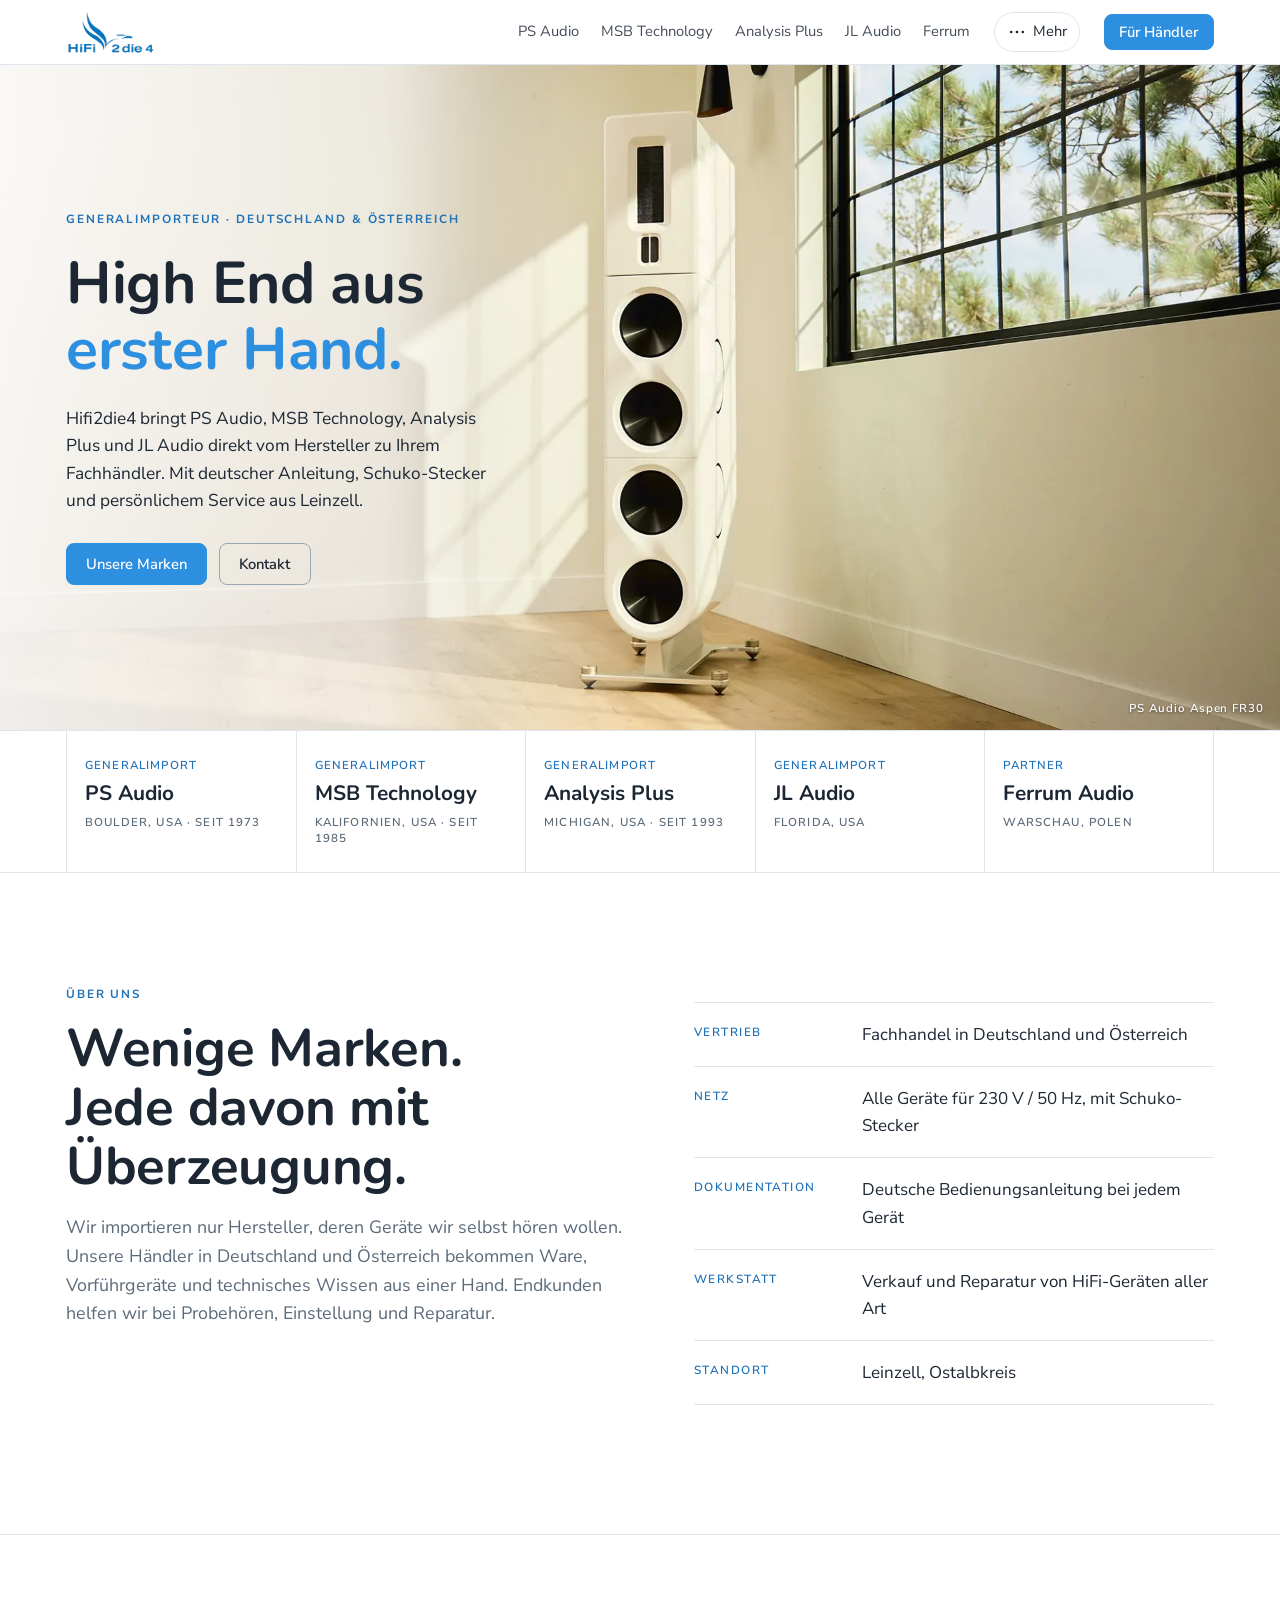
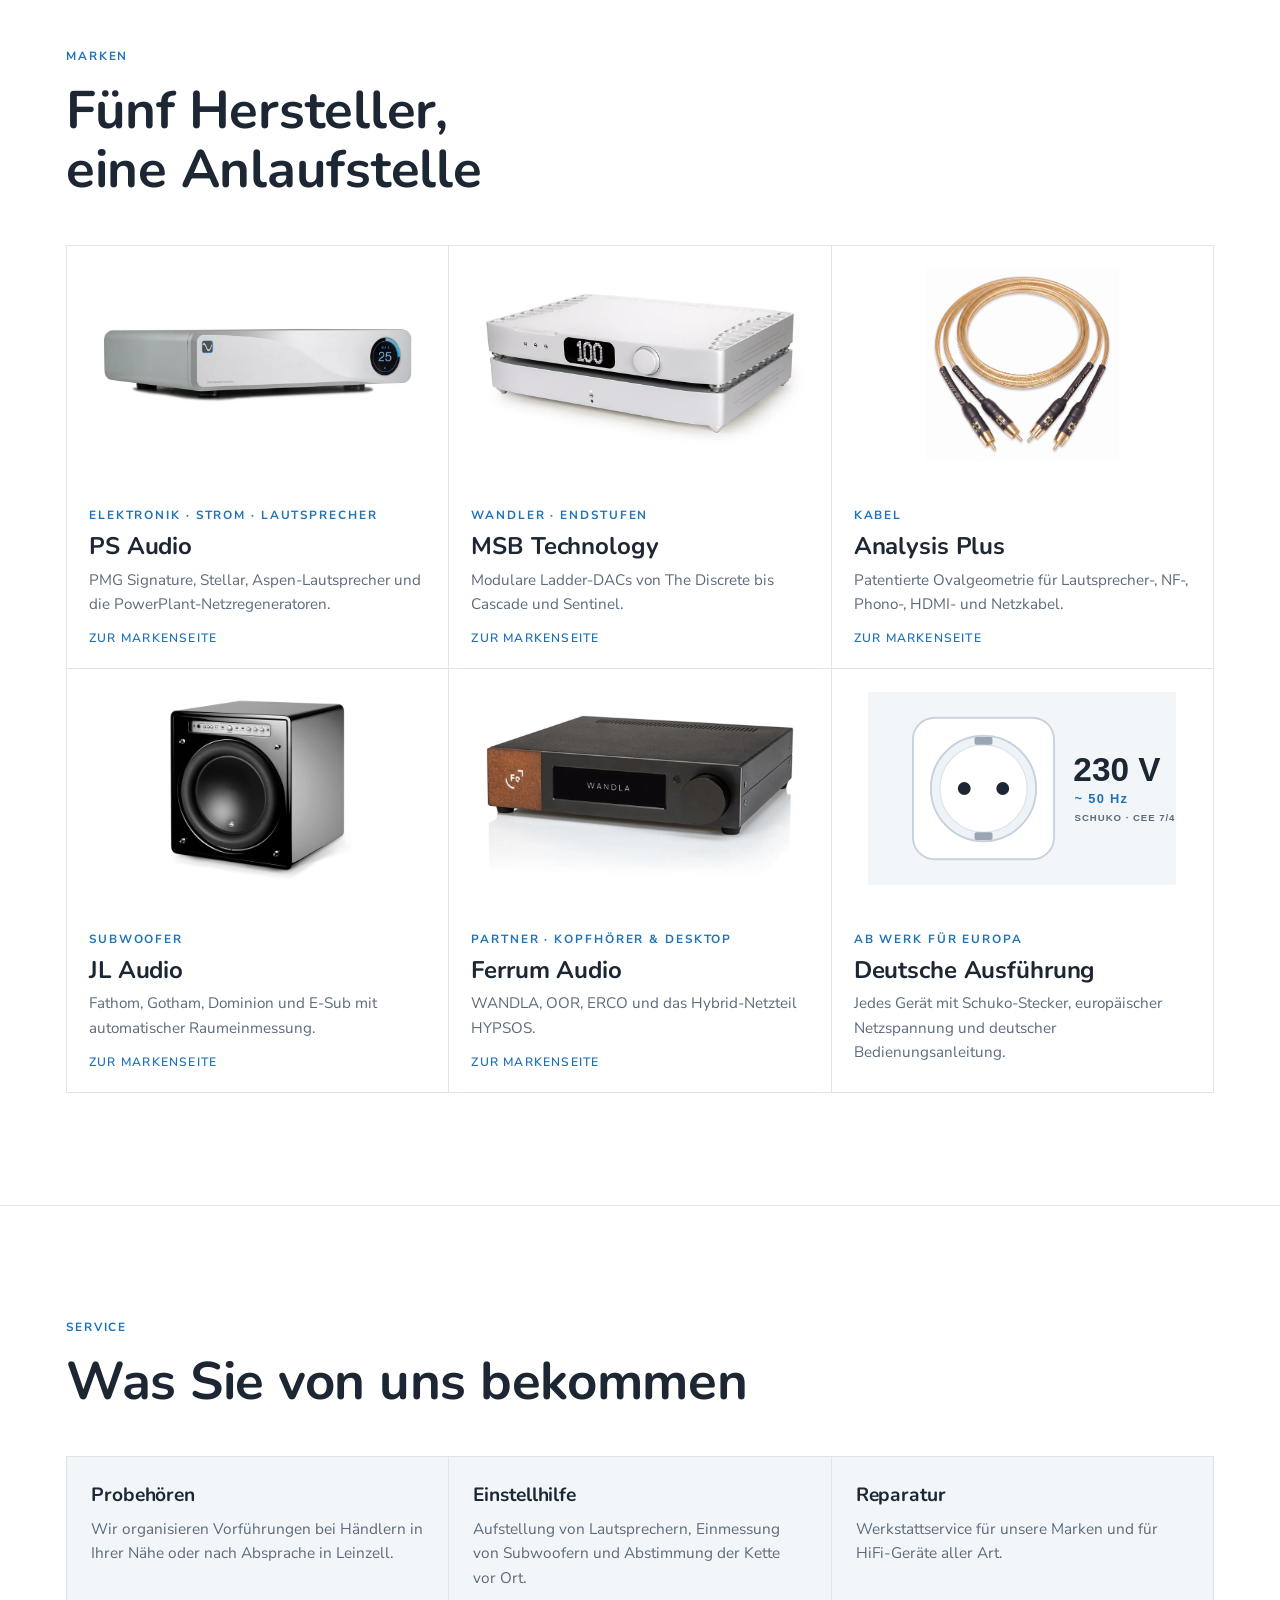
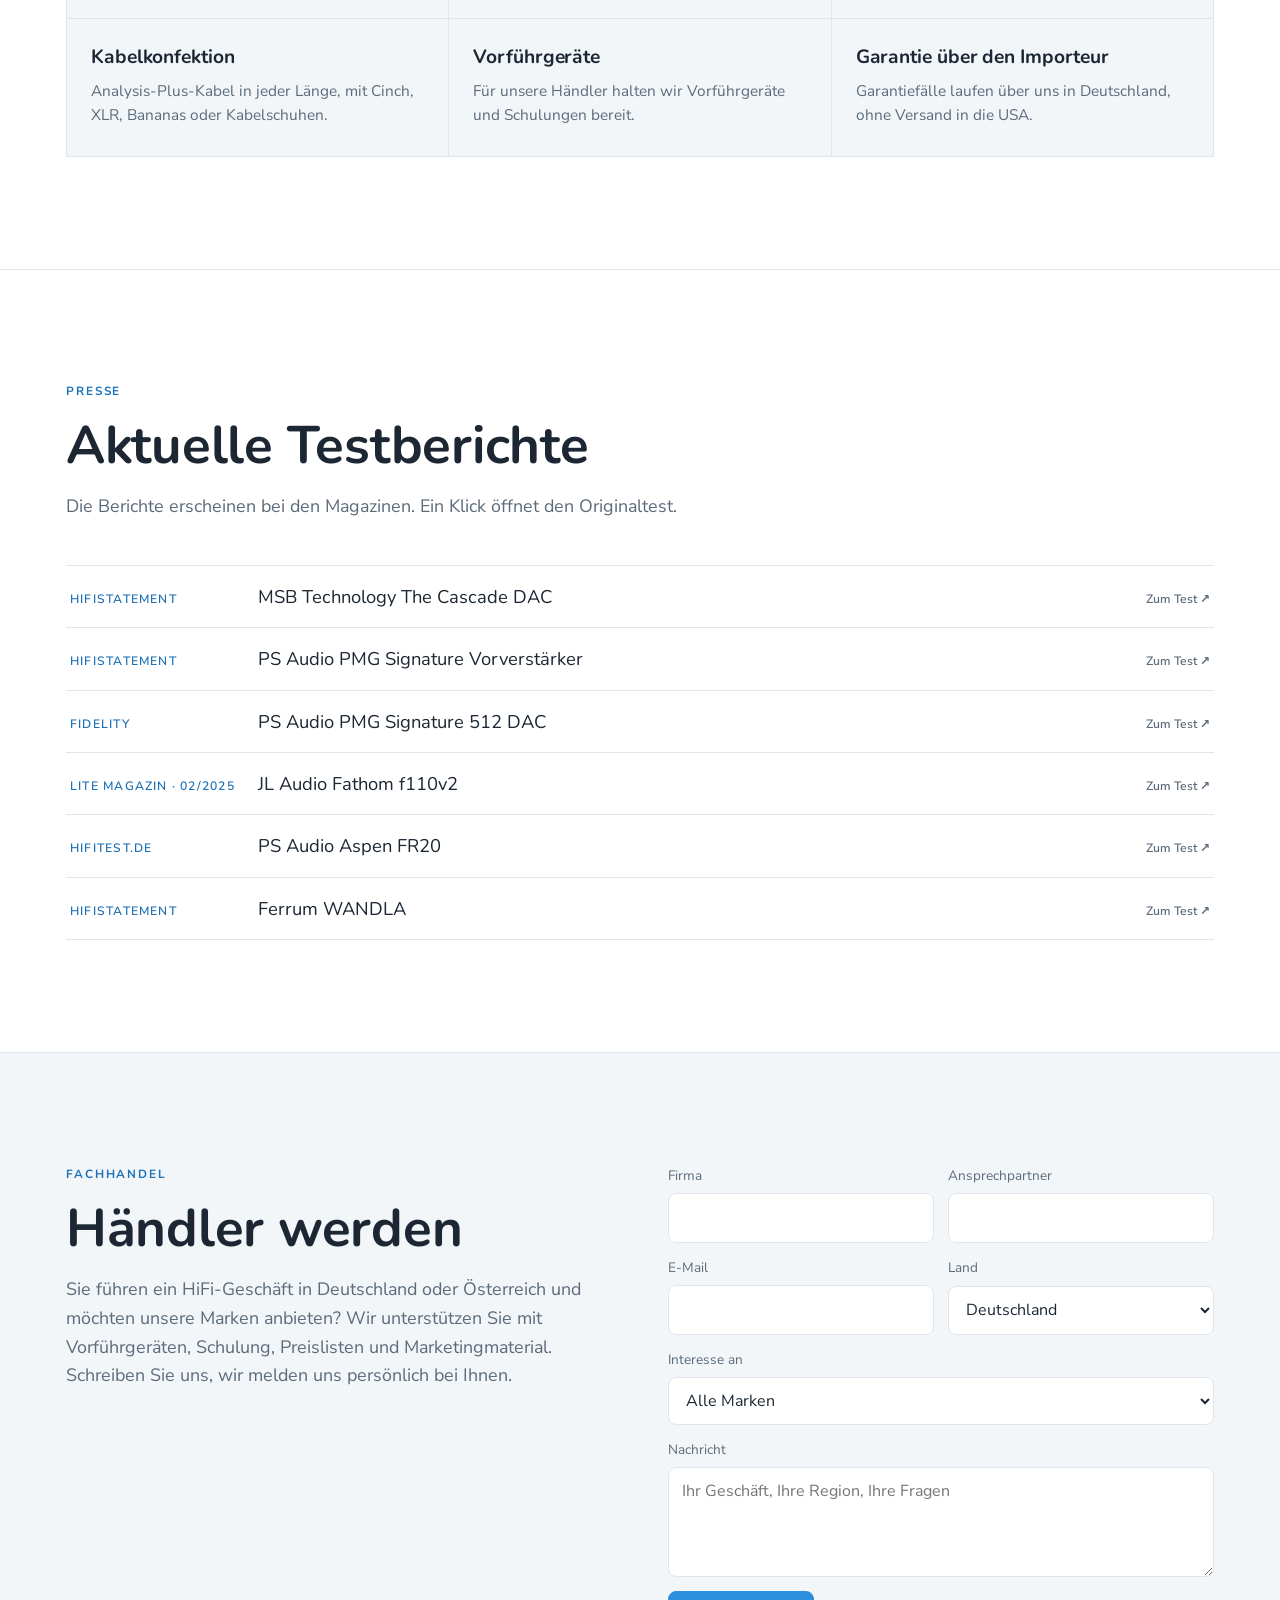
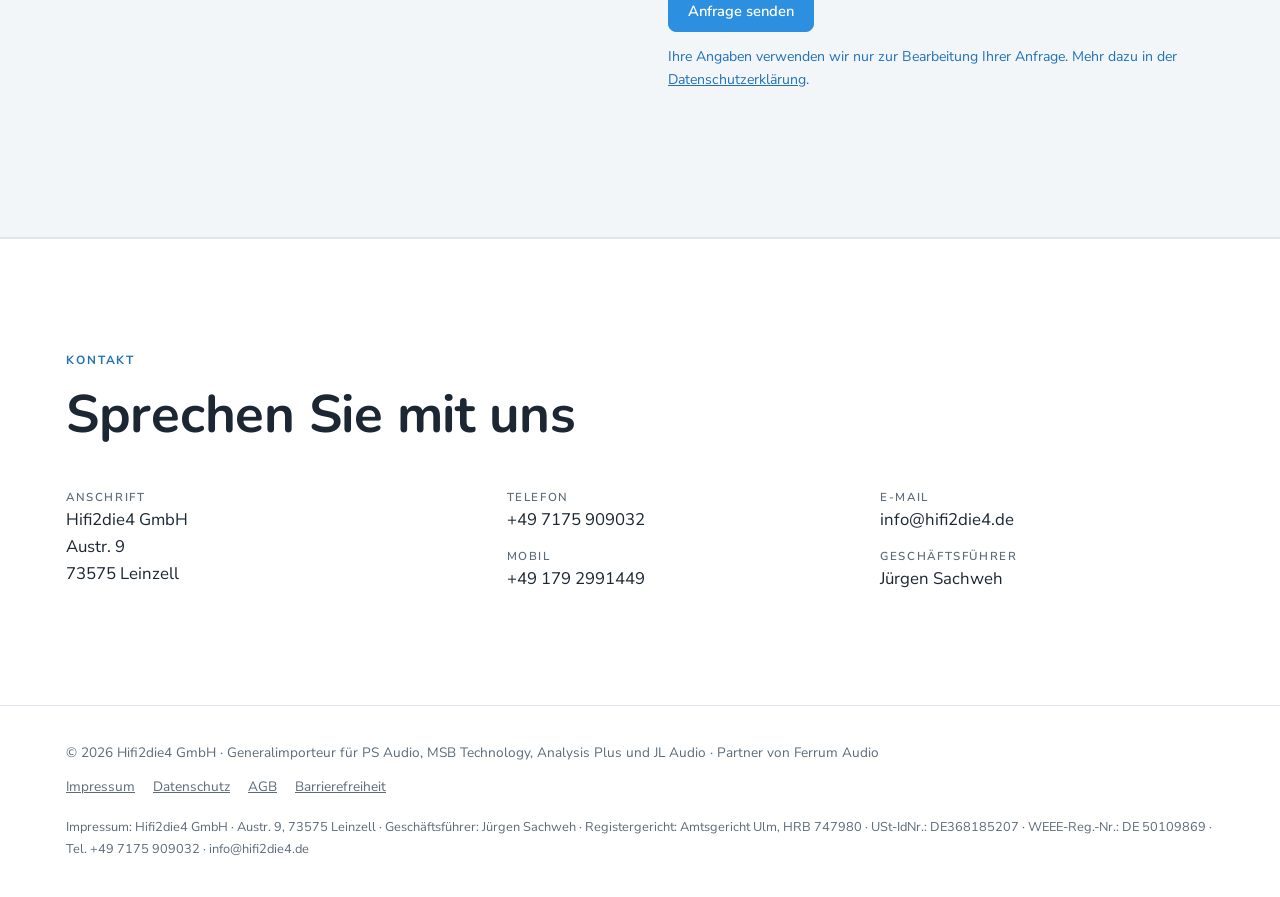
<file: index.html>
<!doctype html>
<html lang="de">
<head>
<meta name="robots" content="noindex, nofollow">
<meta charset="utf-8">
<meta name="viewport" content="width=device-width, initial-scale=1, viewport-fit=cover">
<title>Hifi2Die4 · Generalimporteur für High-End-HiFi in Deutschland und Österreich</title>
<meta name="description" content="Hifi2die4 GmbH: Generalimporteur für PS Audio, MSB Technology, Analysis Plus und JL Audio, Partner von Ferrum Audio. Vertrieb an den Fachhandel in Deutschland und Österreich.">
<link rel="preload" href="assets/fonts/nunito-sans-latin-wght-normal.woff2" as="font" type="font/woff2" crossorigin>
<link rel="stylesheet" href="assets/style.css?v=202610240816">
<style>body{margin:0}img{max-width:100%}[hidden]{display:none!important}</style>
</head>
<body>
<header class="top">
  <div class="wrap">
    <a class="brandmark" href="index.html" aria-label="Hifi2Die4 Startseite"><img src="assets/logo-crop.png" alt="HiFi 2 die 4"></a>
    <nav class="nav" aria-label="Hauptnavigation">
    <a href="ps-audio.html">PS Audio</a>
    <a href="msb-technology.html">MSB Technology</a>
    <a href="analysis-plus.html">Analysis Plus</a>
    <a href="jl-audio.html">JL Audio</a>
    <a href="ferrum-audio.html">Ferrum</a>
    </nav>
    <details class="more-menu">
      <summary aria-label="Weitere Seiten: Service, Testberichte, Kontakt"><span class="ico"><svg viewBox="0 0 24 24" aria-hidden="true"><circle cx="5" cy="12" r="1.6"/><circle cx="12" cy="12" r="1.6"/><circle cx="19" cy="12" r="1.6"/></svg></span><span class="lbl">Mehr</span></summary>
      <div class="menu-panel">
        <div class="menu-brands"><a href="ps-audio.html">PS Audio</a><a href="msb-technology.html">MSB Technology</a><a href="analysis-plus.html">Analysis Plus</a><a href="jl-audio.html">JL Audio</a><a href="ferrum-audio.html">Ferrum</a></div>
        <a href="index.html#service"><span class="ico"><svg viewBox="0 0 24 24" aria-hidden="true"><path d="M14.7 6.3a4 4 0 0 0-5.4 5.1L4 16.7V20h3.3l5.3-5.3a4 4 0 0 0 5.1-5.4l-2.6 2.6-2.4-.6-.6-2.4z"/></svg></span><span><strong>Service</strong><small>Probehören, Einstellhilfe, Reparatur</small></span></a>
        <a href="index.html#testberichte"><span class="ico"><svg viewBox="0 0 24 24" aria-hidden="true"><rect x="4" y="4" width="16" height="16" rx="3"/><path d="M8 9h8M8 13h8M8 17h5"/></svg></span><span><strong>Testberichte</strong><small>Tests aus der Fachpresse</small></span></a>
        <a href="#kontakt"><span class="ico"><svg viewBox="0 0 24 24" aria-hidden="true"><path d="M6.6 4h2.6l1.3 4-2 1.3a11 11 0 0 0 6.2 6.2l1.3-2 4 1.3v2.6A2 2 0 0 1 18 20 14 14 0 0 1 4 6a2 2 0 0 1 2.6-2z"/></svg></span><span><strong>Kontakt</strong><small>Telefon, E-Mail, Anschrift</small></span></a>
      </div>
    </details>
    <a class="btn" href="index.html#haendler">Für Händler</a>
  </div>
</header>
<main>
<div class="hero">
  <img class="bg" src="assets/hero-fr30.webp" alt="PS Audio Aspen FR30 Lautsprecher in einem hellen Hörraum">
  <div class="wrap">
    <div class="hero-copy">
      <span class="eyebrow">Generalimporteur · Deutschland &amp; Österreich</span>
      <h1>High End aus <em>erster Hand.</em></h1>
      <p>Hifi2die4 bringt PS Audio, MSB Technology, Analysis Plus und JL Audio direkt vom Hersteller zu Ihrem Fachhändler. Mit deutscher Anleitung, Schuko-Stecker und persönlichem Service aus Leinzell.</p>
      <div class="actions">
        <a class="btn" href="#marken">Unsere Marken</a>
        <a class="btn ghost" href="#kontakt">Kontakt</a>
      </div>
    </div>
  </div>
  <span class="caption">PS Audio Aspen FR30</span>
</div>

<nav class="brands" aria-label="Marken">
  <div class="wrap">
    <a href="ps-audio.html"><span class="role">Generalimport</span><strong>PS Audio</strong><span>Boulder, USA · seit 1973</span></a>
    <a href="msb-technology.html"><span class="role">Generalimport</span><strong>MSB Technology</strong><span>Kalifornien, USA · seit 1985</span></a>
    <a href="analysis-plus.html"><span class="role">Generalimport</span><strong>Analysis Plus</strong><span>Michigan, USA · seit 1993</span></a>
    <a href="jl-audio.html"><span class="role">Generalimport</span><strong>JL Audio</strong><span>Florida, USA</span></a>
    <a href="ferrum-audio.html"><span class="role">Partner</span><strong>Ferrum Audio</strong><span>Warschau, Polen</span></a>
  </div>
</nav>

<section>
  <div class="wrap intro">
    <div class="sec-head" style="margin-bottom:0">
      <span class="eyebrow">Über uns</span>
      <h2>Wenige Marken. Jede davon mit Überzeugung.</h2>
      <p class="lead">Wir importieren nur Hersteller, deren Geräte wir selbst hören wollen. Unsere Händler in Deutschland und Österreich bekommen Ware, Vorführgeräte und technisches Wissen aus einer Hand. Endkunden helfen wir bei Probehören, Einstellung und Reparatur.</p>
    </div>
    <dl class="facts">
      <div class="fact"><dt>Vertrieb</dt><dd>Fachhandel in Deutschland und Österreich</dd></div>
      <div class="fact"><dt>Netz</dt><dd>Alle Geräte für 230 V / 50 Hz, mit Schuko-Stecker</dd></div>
      <div class="fact"><dt>Dokumentation</dt><dd>Deutsche Bedienungsanleitung bei jedem Gerät</dd></div>
      <div class="fact"><dt>Werkstatt</dt><dd>Verkauf und Reparatur von HiFi-Geräten aller Art</dd></div>
      <div class="fact"><dt>Standort</dt><dd>Leinzell, Ostalbkreis</dd></div>
    </dl>
  </div>
</section>

<section class="brand-ch" id="marken">
  <div class="wrap">
    <div class="sec-head">
      <span class="eyebrow">Marken</span>
      <h2>Fünf Hersteller, eine Anlaufstelle</h2>
    </div>
    <div class="tiles">
      <a class="tile" href="ps-audio.html">
        <div class="img"><img src="assets/p/ps-audio/pmg-signature-preamplifier.webp" alt="PS Audio PMG Signature Preamplifier"></div>
        <div class="body"><span class="eyebrow">Elektronik · Strom · Lautsprecher</span><h3>PS Audio</h3><p>PMG Signature, Stellar, Aspen-Lautsprecher und die PowerPlant-Netzregeneratoren.</p><span class="more">Zur Markenseite</span></div>
      </a>
      <a class="tile" href="msb-technology.html">
        <div class="img"><img src="assets/p/msb/premier-dac.webp" alt="MSB The Premier DAC"></div>
        <div class="body"><span class="eyebrow">Wandler · Endstufen</span><h3>MSB Technology</h3><p>Modulare Ladder-DACs von The Discrete bis Cascade und Sentinel.</p><span class="more">Zur Markenseite</span></div>
      </a>
      <a class="tile" href="analysis-plus.html">
        <div class="img"><img src="assets/p/analysis-plus/gold-oval-interconnect.webp" alt="Analysis Plus Gold Oval Micro"></div>
        <div class="body"><span class="eyebrow">Kabel</span><h3>Analysis Plus</h3><p>Patentierte Ovalgeometrie für Lautsprecher-, NF-, Phono-, HDMI- und Netzkabel.</p><span class="more">Zur Markenseite</span></div>
      </a>
      <a class="tile" href="jl-audio.html">
        <div class="img"><img src="assets/p/jl-audio/fathom-f113v2.webp" alt="JL Audio Fathom f113v2"></div>
        <div class="body"><span class="eyebrow">Subwoofer</span><h3>JL Audio</h3><p>Fathom, Gotham, Dominion und E-Sub mit automatischer Raumeinmessung.</p><span class="more">Zur Markenseite</span></div>
      </a>
      <a class="tile" href="ferrum-audio.html">
        <div class="img"><img src="assets/p/ferrum/wandla.webp" alt="Ferrum WANDLA"></div>
        <div class="body"><span class="eyebrow">Partner · Kopfhörer &amp; Desktop</span><h3>Ferrum Audio</h3><p>WANDLA, OOR, ERCO und das Hybrid-Netzteil HYPSOS.</p><span class="more">Zur Markenseite</span></div>
      </a>
      <div class="tile" style="cursor:default">
        <div class="img"><img src="assets/schuko-230v.svg" alt="Schuko-Steckdose mit 230 V und 50 Hz"></div>
        <div class="body"><span class="eyebrow">Ab Werk für Europa</span><h3>Deutsche Ausführung</h3><p>Jedes Gerät mit Schuko-Stecker, europäischer Netzspannung und deutscher Bedienungsanleitung.</p></div>
      </div>
    </div>
  </div>
</section>

<section class="brand-ch" id="service">
  <div class="wrap">
    <div class="sec-head">
      <span class="eyebrow">Service</span>
      <h2>Was Sie von uns bekommen</h2>
    </div>
    <div class="svc">
      <div><h3>Probehören</h3><p>Wir organisieren Vorführungen bei Händlern in Ihrer Nähe oder nach Absprache in Leinzell.</p></div>
      <div><h3>Einstellhilfe</h3><p>Aufstellung von Lautsprechern, Einmessung von Subwoofern und Abstimmung der Kette vor Ort.</p></div>
      <div><h3>Reparatur</h3><p>Werkstattservice für unsere Marken und für HiFi-Geräte aller Art.</p></div>
      <div><h3>Kabelkonfektion</h3><p>Analysis-Plus-Kabel in jeder Länge, mit Cinch, XLR, Bananas oder Kabelschuhen.</p></div>
      <div><h3>Vorführgeräte</h3><p>Für unsere Händler halten wir Vorführgeräte und Schulungen bereit.</p></div>
      <div><h3>Garantie über den Importeur</h3><p>Garantiefälle laufen über uns in Deutschland, ohne Versand in die USA.</p></div>
    </div>
  </div>
</section>

<section class="brand-ch" id="testberichte">
  <div class="wrap">
    <div class="sec-head">
      <span class="eyebrow">Presse</span>
      <h2>Aktuelle Testberichte</h2>
      <p class="lead">Die Berichte erscheinen bei den Magazinen. Ein Klick öffnet den Originaltest.</p>
    </div>
    <ul class="reviews">
      <li><a href="https://www.hifistatement.net/tests/item/4381-msb-technology-cascade-dac-aktuelle-version" target="_blank" rel="noopener"><span class="mag">HIFISTATEMENT</span><span class="dev">MSB Technology The Cascade DAC</span><span class="go">Zum Test ↗</span></a></li>
      <li><a href="https://www.hifistatement.net/tests/item/4152-ps-audio-pmg-signature-vorverstaerker" target="_blank" rel="noopener"><span class="mag">HIFISTATEMENT</span><span class="dev">PS Audio PMG Signature Vorverstärker</span><span class="go">Zum Test ↗</span></a></li>
      <li><a href="https://www.fidelity-online.de/ps-audio-pmg-signature-512-dac" target="_blank" rel="noopener"><span class="mag">FIDELITY</span><span class="dev">PS Audio PMG Signature 512 DAC</span><span class="go">Zum Test ↗</span></a></li>
      <li><a href="https://www.lite-magazin.de/2025/02/jl-audio-fathom-f110v2-premium-10-zoeller-fuer-kontrollierte-bassmacht/" target="_blank" rel="noopener"><span class="mag">lite magazin · 02/2025</span><span class="dev">JL Audio Fathom f110v2</span><span class="go">Zum Test ↗</span></a></li>
      <li><a href="https://www.hifitest.de/test/lautsprecher-stereo/ps-audio-aspen-fr20-22696" target="_blank" rel="noopener"><span class="mag">hifitest.de</span><span class="dev">PS Audio Aspen FR20</span><span class="go">Zum Test ↗</span></a></li>
      <li><a href="https://www.hifistatement.net/tests/item/3634-ferrum-wandla" target="_blank" rel="noopener"><span class="mag">HIFISTATEMENT</span><span class="dev">Ferrum WANDLA</span><span class="go">Zum Test ↗</span></a></li>
    </ul>
  </div>
</section>

<section class="dealer" id="haendler">
  <div class="wrap dealer-grid">
    <div>
      <div class="sec-head" style="margin-bottom:0">
        <span class="eyebrow">Fachhandel</span>
        <h2>Händler werden</h2>
        <p class="lead">Sie führen ein HiFi-Geschäft in Deutschland oder Österreich und möchten unsere Marken anbieten? Wir unterstützen Sie mit Vorführgeräten, Schulung, Preislisten und Marketingmaterial. Schreiben Sie uns, wir melden uns persönlich bei Ihnen.</p>
      </div>
    </div>
    <form id="dealer-form" novalidate>
      <div class="row">
        <label for="f-firma">Firma<input id="f-firma" name="firma" required autocomplete="organization"></label>
        <label for="f-name">Ansprechpartner<input id="f-name" name="name" required autocomplete="name"></label>
      </div>
      <div class="row">
        <label for="f-mail">E-Mail<input id="f-mail" name="email" type="email" required autocomplete="email"></label>
        <label for="f-land">Land<select id="f-land" name="land"><option>Deutschland</option><option>Österreich</option></select></label>
      </div>
      <label for="f-marke">Interesse an<select id="f-marke" name="marke"><option>Alle Marken</option><option>PS Audio</option><option>MSB Technology</option><option>Analysis Plus</option><option>JL Audio</option><option>Ferrum Audio</option></select></label>
      <label for="f-msg">Nachricht<textarea id="f-msg" name="nachricht" placeholder="Ihr Geschäft, Ihre Region, Ihre Fragen"></textarea></label>
      <div><button class="btn" type="submit">Anfrage senden</button></div>
      <p class="note">Ihre Angaben verwenden wir nur zur Bearbeitung Ihrer Anfrage. Mehr dazu in der <a href="datenschutz.html">Datenschutzerklärung</a>.</p>
      <p class="note" id="f-note" aria-live="polite"></p>
    </form>
  </div>
</section>

<section id="kontakt" class="brand-ch">
  <div class="wrap">
    <div class="sec-head">
      <span class="eyebrow">Kontakt</span>
      <h2>Sprechen Sie mit uns</h2>
    </div>
    <div class="contact">
      <dl><div><dt>Anschrift</dt><dd>Hifi2die4 GmbH<br>Austr. 9<br>73575 Leinzell</dd></div></dl>
      <dl><div><dt>Telefon</dt><dd>+49 7175 909032</dd></div><div><dt>Mobil</dt><dd>+49 179 2991449</dd></div></dl>
      <dl><div><dt>E-Mail</dt><dd>info@hifi2die4.de</dd></div><div><dt>Geschäftsführer</dt><dd>Jürgen Sachweh</dd></div></dl>
    </div>
  </div>
</section>
<script>
document.getElementById('dealer-form').addEventListener('submit', function (e) {
  e.preventDefault();
  var note = document.getElementById('f-note');
  if (!this.checkValidity()) { note.textContent = 'Bitte Firma, Ansprechpartner und eine gültige E-Mail-Adresse angeben.'; return; }
  note.textContent = 'Entwurf: Das Formular ist noch nicht angebunden. Auf der Live-Seite geht die Anfrage an info@hifi2die4.de.';
});
</script>
</main>
<script>
(function(){var m=document.querySelector('.more-menu');if(!m)return;document.addEventListener('click',function(e){if(m.open&&(!m.contains(e.target)||e.target.closest('.menu-panel a')))m.open=false;});document.addEventListener('keydown',function(e){if(e.key==='Escape')m.open=false;});})();
document.addEventListener('click',function(e){var b=e.target.closest('.swatch');if(!b)return;var c=b.closest('.pcard'),w=c.querySelector('.pimg'),i=w.querySelector('img');i.src=b.dataset.img;w.classList.toggle('photo',!!b.dataset.photo);c.querySelectorAll('.swatch').forEach(function(x){x.setAttribute('aria-pressed',x===b?'true':'false');});});
</script>
<footer>
  <div class="wrap">
    <span>© 2026 Hifi2die4 GmbH · Generalimporteur für PS Audio, MSB Technology, Analysis Plus und JL Audio · Partner von Ferrum Audio</span>
    <nav aria-label="Rechtliches"><a href="impressum.html">Impressum</a><a href="datenschutz.html">Datenschutz</a><a href="agb.html">AGB</a><a href="barrierefreiheit.html">Barrierefreiheit</a></nav>
  </div>
  <div class="wrap legal">Impressum: Hifi2die4 GmbH · Austr. 9, 73575 Leinzell · Geschäftsführer: Jürgen Sachweh · Registergericht: Amtsgericht Ulm, HRB 747980 · USt-IdNr.: DE368185207 · WEEE-Reg.-Nr.: DE 50109869 · Tel. +49 7175 909032 · info@hifi2die4.de</div>
</footer>
</body>
</html>
</file>
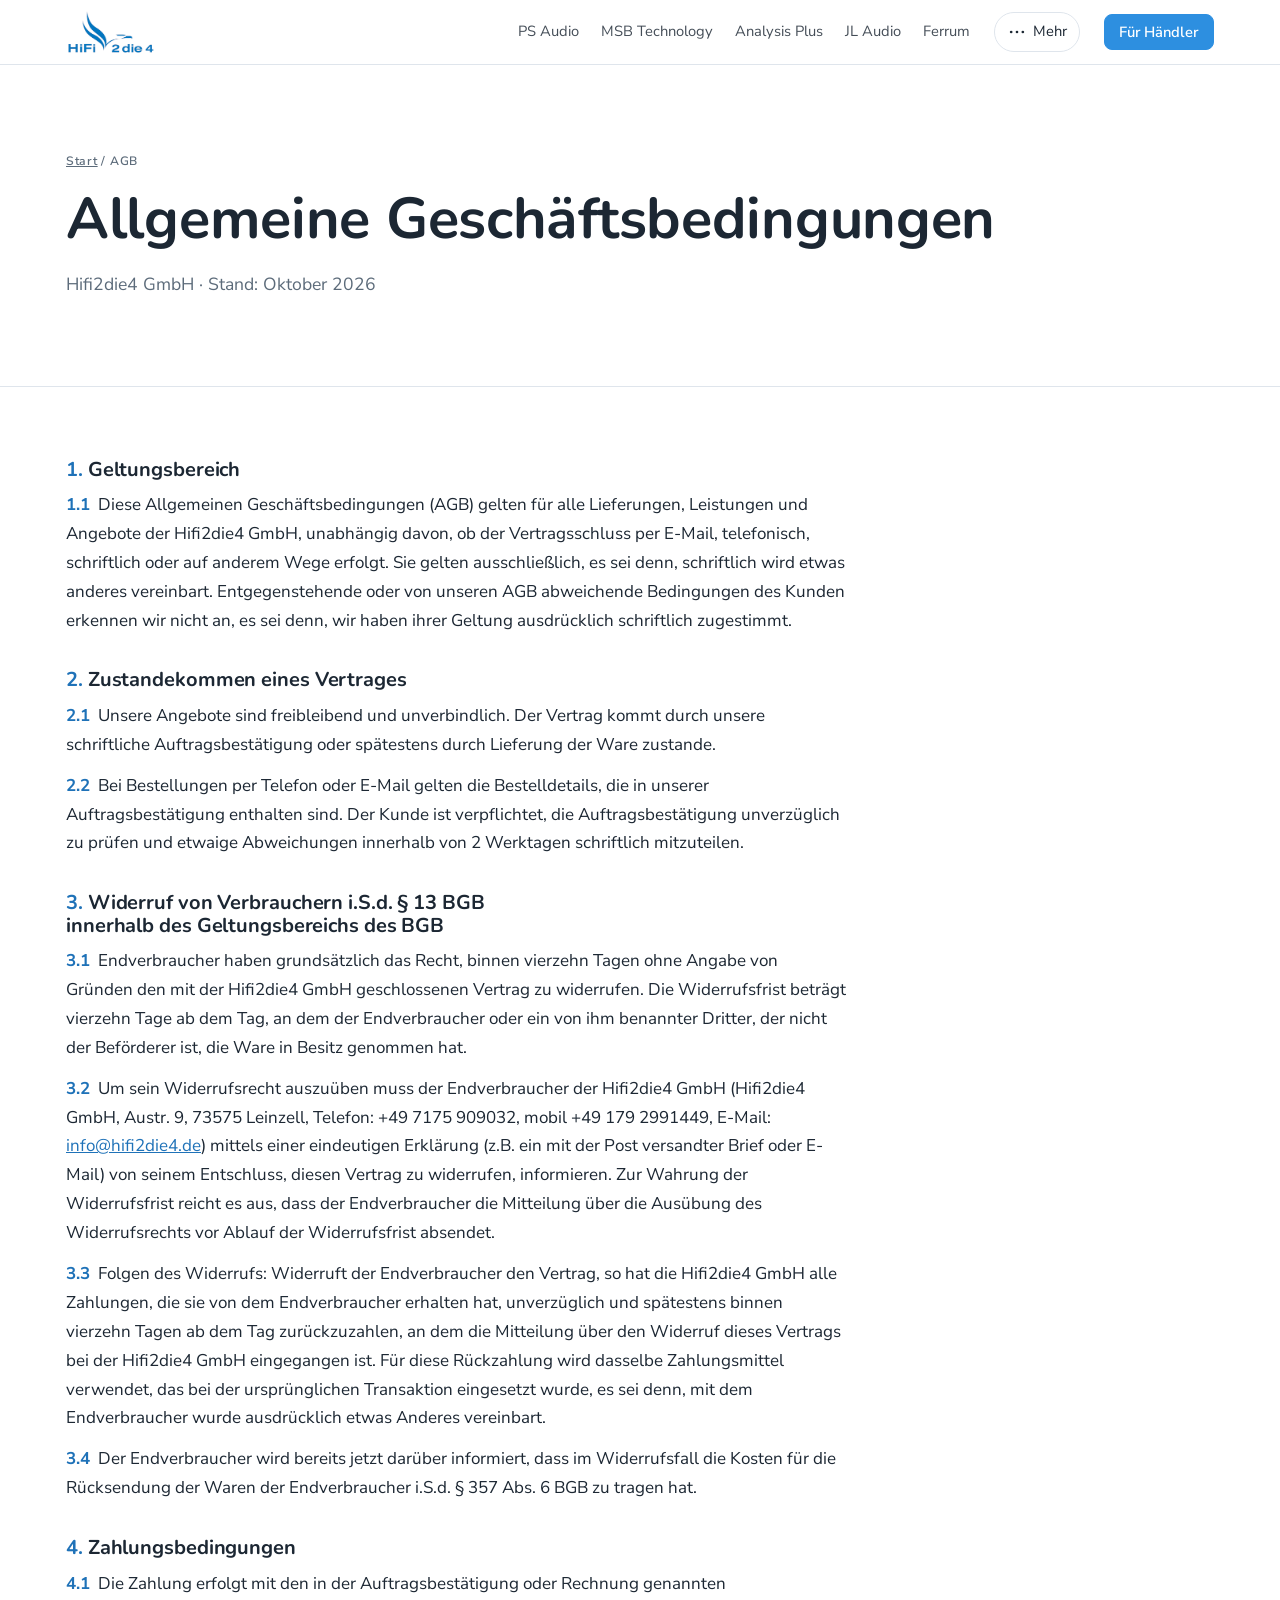
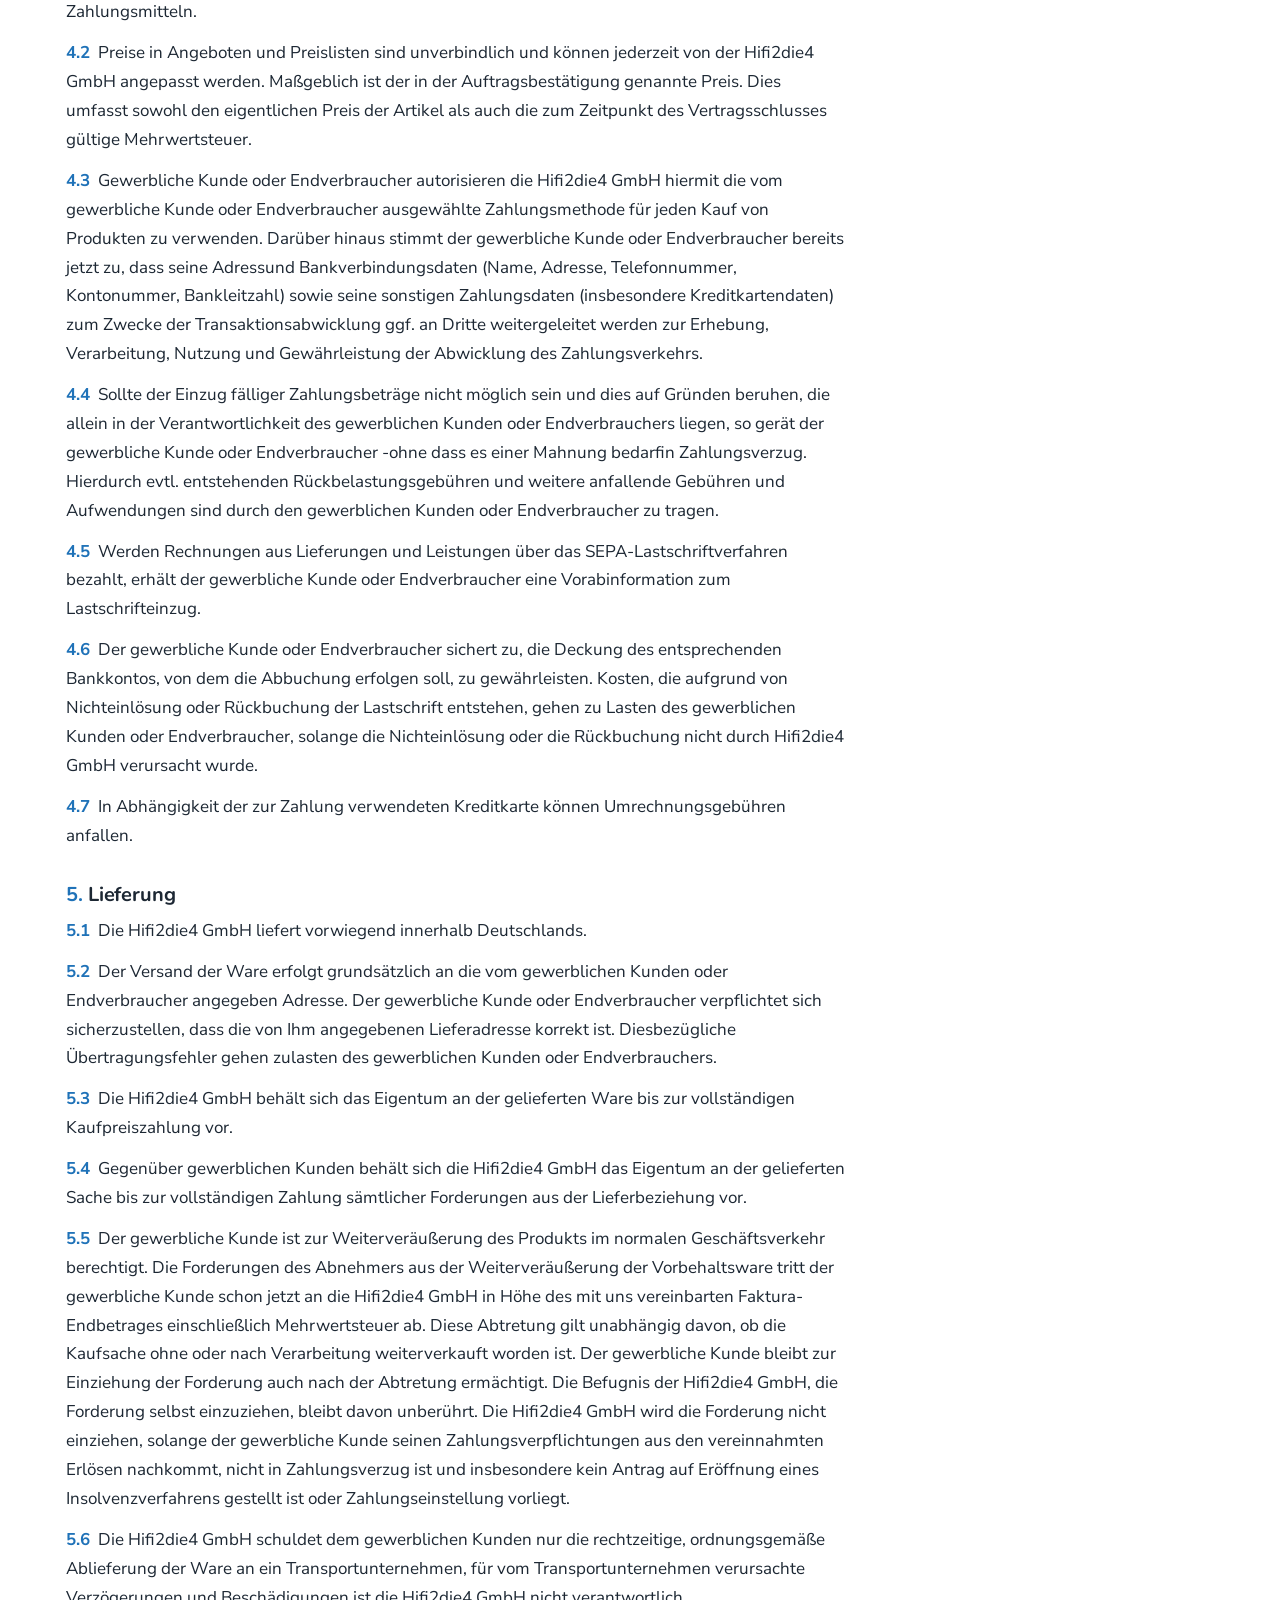
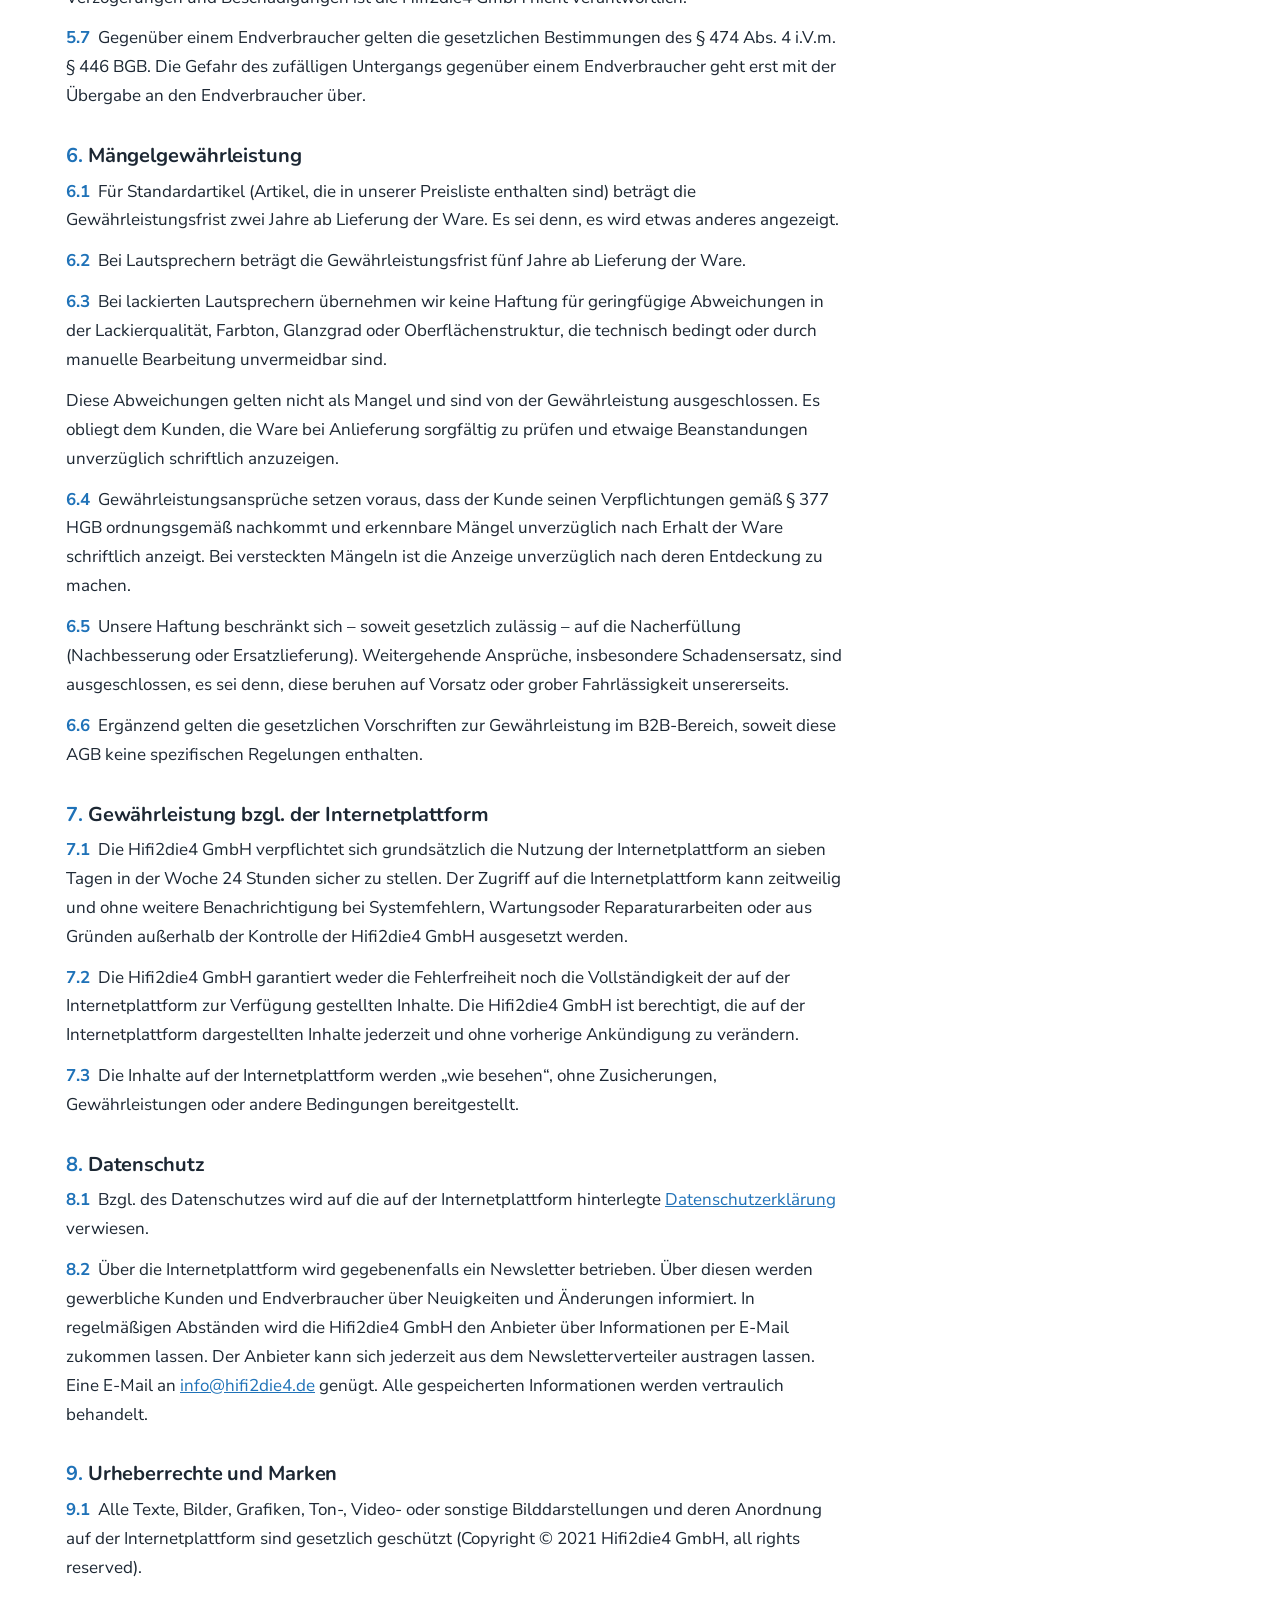
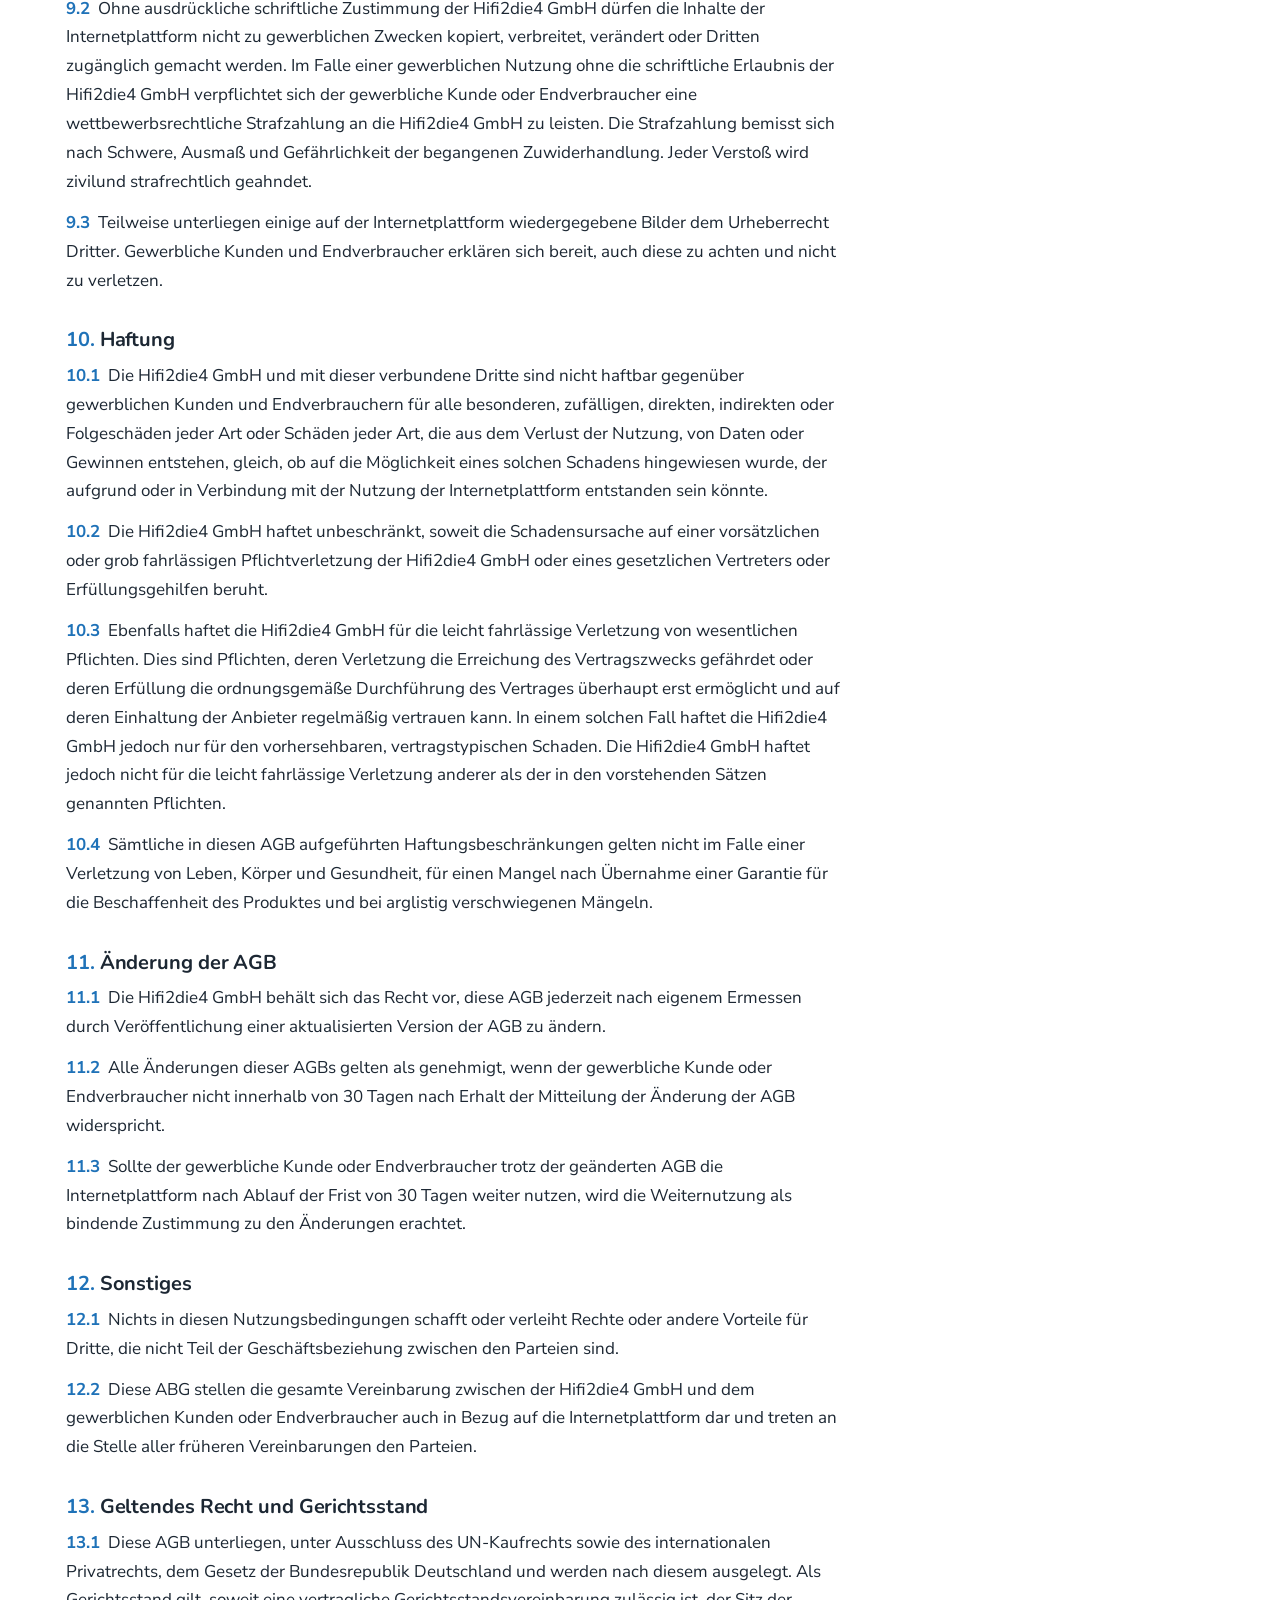
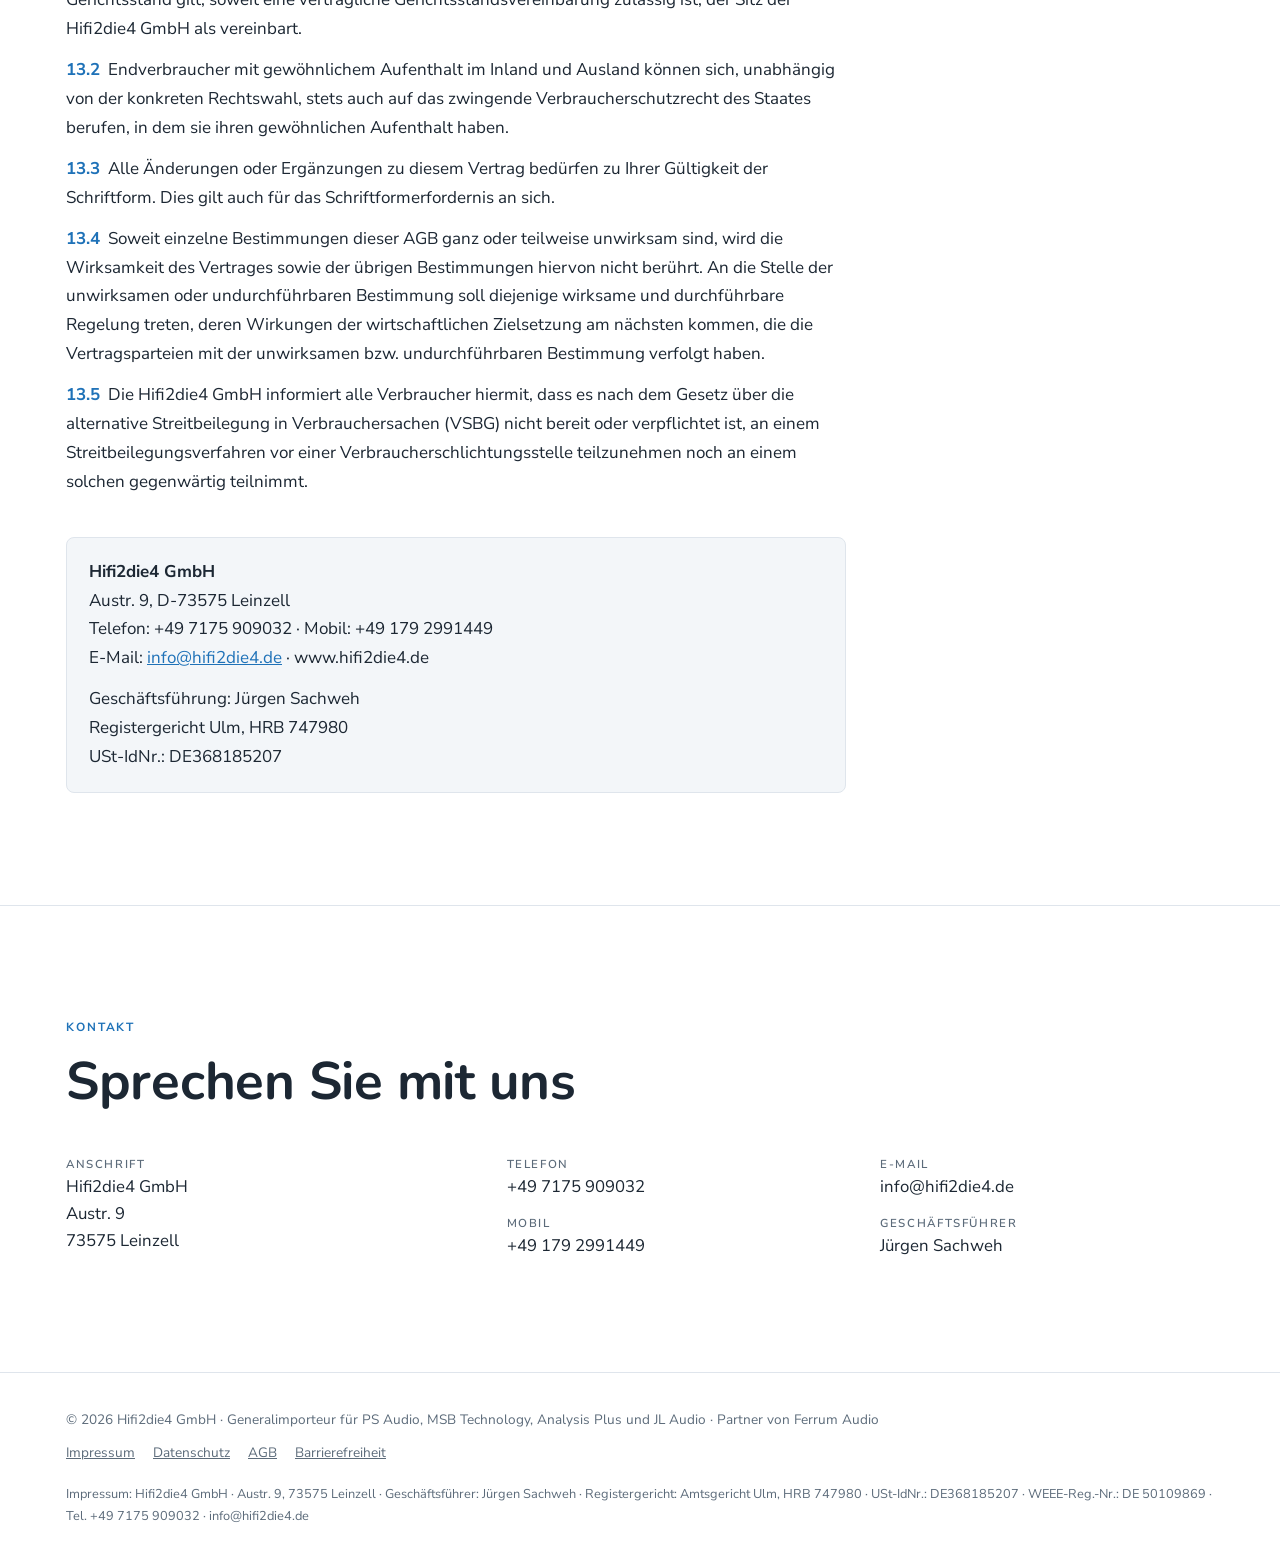
<file: agb.html>
<!doctype html>
<html lang="de">
<head>
<meta name="robots" content="noindex, nofollow">
<meta charset="utf-8">
<meta name="viewport" content="width=device-width, initial-scale=1, viewport-fit=cover">
<title>Allgemeine Geschäftsbedingungen · Hifi2Die4</title>
<meta name="description" content="Hifi2die4 GmbH: Generalimporteur für PS Audio, MSB Technology, Analysis Plus und JL Audio, Partner von Ferrum Audio. Vertrieb an den Fachhandel in Deutschland und Österreich.">
<link rel="preload" href="assets/fonts/nunito-sans-latin-wght-normal.woff2" as="font" type="font/woff2" crossorigin>
<link rel="stylesheet" href="assets/style.css?v=202610240816">
<style>body{margin:0}img{max-width:100%}[hidden]{display:none!important}</style>
</head>
<body>
<header class="top">
  <div class="wrap">
    <a class="brandmark" href="index.html" aria-label="Hifi2Die4 Startseite"><img src="assets/logo-crop.png" alt="HiFi 2 die 4"></a>
    <nav class="nav" aria-label="Hauptnavigation">
    <a href="ps-audio.html">PS Audio</a>
    <a href="msb-technology.html">MSB Technology</a>
    <a href="analysis-plus.html">Analysis Plus</a>
    <a href="jl-audio.html">JL Audio</a>
    <a href="ferrum-audio.html">Ferrum</a>
    </nav>
    <details class="more-menu">
      <summary aria-label="Weitere Seiten: Service, Testberichte, Kontakt"><span class="ico"><svg viewBox="0 0 24 24" aria-hidden="true"><circle cx="5" cy="12" r="1.6"/><circle cx="12" cy="12" r="1.6"/><circle cx="19" cy="12" r="1.6"/></svg></span><span class="lbl">Mehr</span></summary>
      <div class="menu-panel">
        <div class="menu-brands"><a href="ps-audio.html">PS Audio</a><a href="msb-technology.html">MSB Technology</a><a href="analysis-plus.html">Analysis Plus</a><a href="jl-audio.html">JL Audio</a><a href="ferrum-audio.html">Ferrum</a></div>
        <a href="index.html#service"><span class="ico"><svg viewBox="0 0 24 24" aria-hidden="true"><path d="M14.7 6.3a4 4 0 0 0-5.4 5.1L4 16.7V20h3.3l5.3-5.3a4 4 0 0 0 5.1-5.4l-2.6 2.6-2.4-.6-.6-2.4z"/></svg></span><span><strong>Service</strong><small>Probehören, Einstellhilfe, Reparatur</small></span></a>
        <a href="index.html#testberichte"><span class="ico"><svg viewBox="0 0 24 24" aria-hidden="true"><rect x="4" y="4" width="16" height="16" rx="3"/><path d="M8 9h8M8 13h8M8 17h5"/></svg></span><span><strong>Testberichte</strong><small>Tests aus der Fachpresse</small></span></a>
        <a href="#kontakt"><span class="ico"><svg viewBox="0 0 24 24" aria-hidden="true"><path d="M6.6 4h2.6l1.3 4-2 1.3a11 11 0 0 0 6.2 6.2l1.3-2 4 1.3v2.6A2 2 0 0 1 18 20 14 14 0 0 1 4 6a2 2 0 0 1 2.6-2z"/></svg></span><span><strong>Kontakt</strong><small>Telefon, E-Mail, Anschrift</small></span></a>
      </div>
    </details>
    <a class="btn" href="index.html#haendler">Für Händler</a>
  </div>
</header>
<main>
<div class="page-head legal-head">
  <div class="wrap">
    <div class="copy">
      <span class="crumbs"><a href="index.html">Start</a> / AGB</span>
      <h1>Allgemeine Geschäftsbedingungen</h1>
      <p>Hifi2die4 GmbH · Stand: Oktober 2026</p>
    </div>
  </div>
</div>

<section class="legal-page">
  <div class="wrap prose agb">
<h2><span>1.</span> Geltungsbereich</h2>
<p><span class="no">1.1</span> Diese Allgemeinen Geschäftsbedingungen (AGB) gelten für alle Lieferungen, Leistungen und Angebote der Hifi2die4 GmbH, unabhängig davon, ob der Vertragsschluss per E-Mail, telefonisch, schriftlich oder auf anderem Wege erfolgt. Sie gelten ausschließlich, es sei denn, schriftlich wird etwas anderes vereinbart. Entgegenstehende oder von unseren AGB abweichende Bedingungen des Kunden erkennen wir nicht an, es sei denn, wir haben ihrer Geltung ausdrücklich schriftlich zugestimmt.</p>
<h2><span>2.</span> Zustandekommen eines Vertrages</h2>
<p><span class="no">2.1</span> Unsere Angebote sind freibleibend und unverbindlich. Der Vertrag kommt durch unsere schriftliche Auftragsbestätigung oder spätestens durch Lieferung der Ware zustande.</p>
<p><span class="no">2.2</span> Bei Bestellungen per Telefon oder E-Mail gelten die Bestelldetails, die in unserer Auftragsbestätigung enthalten sind. Der Kunde ist verpflichtet, die Auftragsbestätigung unverzüglich zu prüfen und etwaige Abweichungen innerhalb von 2 Werktagen schriftlich mitzuteilen.</p>
<h2><span>3.</span> Widerruf von Verbrauchern i.S.d. § 13 BGB innerhalb des Geltungsbereichs des BGB</h2>
<p><span class="no">3.1</span> Endverbraucher haben grundsätzlich das Recht, binnen vierzehn Tagen ohne Angabe von Gründen den mit der Hifi2die4 GmbH geschlossenen Vertrag zu widerrufen. Die Widerrufsfrist beträgt vierzehn Tage ab dem Tag, an dem der Endverbraucher oder ein von ihm benannter Dritter, der nicht der Beförderer ist, die Ware in Besitz genommen hat.</p>
<p><span class="no">3.2</span> Um sein Widerrufsrecht auszuüben muss der Endverbraucher der Hifi2die4 GmbH (Hifi2die4 GmbH, Austr. 9, 73575 Leinzell, Telefon: +49 7175 909032, mobil +49 179 2991449, E-Mail: <a href="mailto:info@hifi2die4.de">info@hifi2die4.de</a>) mittels einer eindeutigen Erklärung (z.B. ein mit der Post versandter Brief oder E-Mail) von seinem Entschluss, diesen Vertrag zu widerrufen, informieren. Zur Wahrung der Widerrufsfrist reicht es aus, dass der Endverbraucher die Mitteilung über die Ausübung des Widerrufsrechts vor Ablauf der Widerrufsfrist absendet.</p>
<p><span class="no">3.3</span> Folgen des Widerrufs: Widerruft der Endverbraucher den Vertrag, so hat die Hifi2die4 GmbH alle Zahlungen, die sie von dem Endverbraucher erhalten hat, unverzüglich und spätestens binnen vierzehn Tagen ab dem Tag zurückzuzahlen, an dem die Mitteilung über den Widerruf dieses Vertrags bei der Hifi2die4 GmbH eingegangen ist. Für diese Rückzahlung wird dasselbe Zahlungsmittel verwendet, das bei der ursprünglichen Transaktion eingesetzt wurde, es sei denn, mit dem Endverbraucher wurde ausdrücklich etwas Anderes vereinbart.</p>
<p><span class="no">3.4</span> Der Endverbraucher wird bereits jetzt darüber informiert, dass im Widerrufsfall die Kosten für die Rücksendung der Waren der Endverbraucher i.S.d. § 357 Abs. 6 BGB zu tragen hat.</p>
<h2><span>4.</span> Zahlungsbedingungen</h2>
<p><span class="no">4.1</span> Die Zahlung erfolgt mit den in der Auftragsbestätigung oder Rechnung genannten Zahlungsmitteln.</p>
<p><span class="no">4.2</span> Preise in Angeboten und Preislisten sind unverbindlich und können jederzeit von der Hifi2die4 GmbH angepasst werden. Maßgeblich ist der in der Auftragsbestätigung genannte Preis. Dies umfasst sowohl den eigentlichen Preis der Artikel als auch die zum Zeitpunkt des Vertragsschlusses gültige Mehrwertsteuer.</p>
<p><span class="no">4.3</span> Gewerbliche Kunde oder Endverbraucher autorisieren die Hifi2die4 GmbH hiermit die vom gewerbliche Kunde oder Endverbraucher ausgewählte Zahlungsmethode für jeden Kauf von Produkten zu verwenden. Darüber hinaus stimmt der gewerbliche Kunde oder Endverbraucher bereits jetzt zu, dass seine Adressund Bankverbindungsdaten (Name, Adresse, Telefonnummer, Kontonummer, Bankleitzahl) sowie seine sonstigen Zahlungsdaten (insbesondere Kreditkartendaten) zum Zwecke der Transaktionsabwicklung ggf. an Dritte weitergeleitet werden zur Erhebung, Verarbeitung, Nutzung und Gewährleistung der Abwicklung des Zahlungsverkehrs.</p>
<p><span class="no">4.4</span> Sollte der Einzug fälliger Zahlungsbeträge nicht möglich sein und dies auf Gründen beruhen, die allein in der Verantwortlichkeit des gewerblichen Kunden oder Endverbrauchers liegen, so gerät der gewerbliche Kunde oder Endverbraucher -ohne dass es einer Mahnung bedarfin Zahlungsverzug. Hierdurch evtl. entstehenden Rückbelastungsgebühren und weitere anfallende Gebühren und Aufwendungen sind durch den gewerblichen Kunden oder Endverbraucher zu tragen.</p>
<p><span class="no">4.5</span> Werden Rechnungen aus Lieferungen und Leistungen über das SEPA-Lastschriftverfahren bezahlt, erhält der gewerbliche Kunde oder Endverbraucher eine Vorabinformation zum Lastschrifteinzug.</p>
<p><span class="no">4.6</span> Der gewerbliche Kunde oder Endverbraucher sichert zu, die Deckung des entsprechenden Bankkontos, von dem die Abbuchung erfolgen soll, zu gewährleisten. Kosten, die aufgrund von Nichteinlösung oder Rückbuchung der Lastschrift entstehen, gehen zu Lasten des gewerblichen Kunden oder Endverbraucher, solange die Nichteinlösung oder die Rückbuchung nicht durch Hifi2die4 GmbH verursacht wurde.</p>
<p><span class="no">4.7</span> In Abhängigkeit der zur Zahlung verwendeten Kreditkarte können Umrechnungsgebühren anfallen.</p>
<h2><span>5.</span> Lieferung</h2>
<p><span class="no">5.1</span> Die Hifi2die4 GmbH liefert vorwiegend innerhalb Deutschlands.</p>
<p><span class="no">5.2</span> Der Versand der Ware erfolgt grundsätzlich an die vom gewerblichen Kunden oder Endverbraucher angegeben Adresse. Der gewerbliche Kunde oder Endverbraucher verpflichtet sich sicherzustellen, dass die von Ihm angegebenen Lieferadresse korrekt ist. Diesbezügliche Übertragungsfehler gehen zulasten des gewerblichen Kunden oder Endverbrauchers.</p>
<p><span class="no">5.3</span> Die Hifi2die4 GmbH behält sich das Eigentum an der gelieferten Ware bis zur vollständigen Kaufpreiszahlung vor.</p>
<p><span class="no">5.4</span> Gegenüber gewerblichen Kunden behält sich die Hifi2die4 GmbH das Eigentum an der gelieferten Sache bis zur vollständigen Zahlung sämtlicher Forderungen aus der Lieferbeziehung vor.</p>
<p><span class="no">5.5</span> Der gewerbliche Kunde ist zur Weiterveräußerung des Produkts im normalen Geschäftsverkehr berechtigt. Die Forderungen des Abnehmers aus der Weiterveräußerung der Vorbehaltsware tritt der gewerbliche Kunde schon jetzt an die Hifi2die4 GmbH in Höhe des mit uns vereinbarten Faktura-Endbetrages einschließlich Mehrwertsteuer ab. Diese Abtretung gilt unabhängig davon, ob die Kaufsache ohne oder nach Verarbeitung weiterverkauft worden ist. Der gewerbliche Kunde bleibt zur Einziehung der Forderung auch nach der Abtretung ermächtigt. Die Befugnis der Hifi2die4 GmbH, die Forderung selbst einzuziehen, bleibt davon unberührt. Die Hifi2die4 GmbH wird die Forderung nicht einziehen, solange der gewerbliche Kunde seinen Zahlungsverpflichtungen aus den vereinnahmten Erlösen nachkommt, nicht in Zahlungsverzug ist und insbesondere kein Antrag auf Eröffnung eines Insolvenzverfahrens gestellt ist oder Zahlungseinstellung vorliegt.</p>
<p><span class="no">5.6</span> Die Hifi2die4 GmbH schuldet dem gewerblichen Kunden nur die rechtzeitige, ordnungsgemäße Ablieferung der Ware an ein Transportunternehmen, für vom Transportunternehmen verursachte Verzögerungen und Beschädigungen ist die Hifi2die4 GmbH nicht verantwortlich.</p>
<p><span class="no">5.7</span> Gegenüber einem Endverbraucher gelten die gesetzlichen Bestimmungen des § 474 Abs. 4 i.V.m. § 446 BGB. Die Gefahr des zufälligen Untergangs gegenüber einem Endverbraucher geht erst mit der Übergabe an den Endverbraucher über.</p>
<h2><span>6.</span> Mängelgewährleistung</h2>
<p><span class="no">6.1</span> Für Standardartikel (Artikel, die in unserer Preisliste enthalten sind) beträgt die Gewährleistungsfrist zwei Jahre ab Lieferung der Ware. Es sei denn, es wird etwas anderes angezeigt.</p>
<p><span class="no">6.2</span> Bei Lautsprechern beträgt die Gewährleistungsfrist fünf Jahre ab Lieferung der Ware.</p>
<p><span class="no">6.3</span> Bei lackierten Lautsprechern übernehmen wir keine Haftung für geringfügige Abweichungen in der Lackierqualität, Farbton, Glanzgrad oder Oberflächenstruktur, die technisch bedingt oder durch manuelle Bearbeitung unvermeidbar sind.</p>
<p>Diese Abweichungen gelten nicht als Mangel und sind von der Gewährleistung ausgeschlossen. Es obliegt dem Kunden, die Ware bei Anlieferung sorgfältig zu prüfen und etwaige Beanstandungen unverzüglich schriftlich anzuzeigen.</p>
<p><span class="no">6.4</span> Gewährleistungsansprüche setzen voraus, dass der Kunde seinen Verpflichtungen gemäß § 377 HGB ordnungsgemäß nachkommt und erkennbare Mängel unverzüglich nach Erhalt der Ware schriftlich anzeigt. Bei versteckten Mängeln ist die Anzeige unverzüglich nach deren Entdeckung zu machen.</p>
<p><span class="no">6.5</span> Unsere Haftung beschränkt sich – soweit gesetzlich zulässig – auf die Nacherfüllung (Nachbesserung oder Ersatzlieferung). Weitergehende Ansprüche, insbesondere Schadensersatz, sind ausgeschlossen, es sei denn, diese beruhen auf Vorsatz oder grober Fahrlässigkeit unsererseits.</p>
<p><span class="no">6.6</span> Ergänzend gelten die gesetzlichen Vorschriften zur Gewährleistung im B2B-Bereich, soweit diese AGB keine spezifischen Regelungen enthalten.</p>
<h2><span>7.</span> Gewährleistung bzgl. der Internetplattform</h2>
<p><span class="no">7.1</span> Die Hifi2die4 GmbH verpflichtet sich grundsätzlich die Nutzung der Internetplattform an sieben Tagen in der Woche 24 Stunden sicher zu stellen. Der Zugriff auf die Internetplattform kann zeitweilig und ohne weitere Benachrichtigung bei Systemfehlern, Wartungsoder Reparaturarbeiten oder aus Gründen außerhalb der Kontrolle der Hifi2die4 GmbH ausgesetzt werden.</p>
<p><span class="no">7.2</span> Die Hifi2die4 GmbH garantiert weder die Fehlerfreiheit noch die Vollständigkeit der auf der Internetplattform zur Verfügung gestellten Inhalte. Die Hifi2die4 GmbH ist berechtigt, die auf der Internetplattform dargestellten Inhalte jederzeit und ohne vorherige Ankündigung zu verändern.</p>
<p><span class="no">7.3</span> Die Inhalte auf der Internetplattform werden „wie besehen“, ohne Zusicherungen, Gewährleistungen oder andere Bedingungen bereitgestellt.</p>
<h2><span>8.</span> Datenschutz</h2>
<p><span class="no">8.1</span> Bzgl. des Datenschutzes wird auf die auf der Internetplattform hinterlegte <a href="datenschutz.html">Datenschutzerklärung</a> verwiesen.</p>
<p><span class="no">8.2</span> Über die Internetplattform wird gegebenenfalls ein Newsletter betrieben. Über diesen werden gewerbliche Kunden und Endverbraucher über Neuigkeiten und Änderungen informiert. In regelmäßigen Abständen wird die Hifi2die4 GmbH den Anbieter über Informationen per E-Mail zukommen lassen. Der Anbieter kann sich jederzeit aus dem Newsletterverteiler austragen lassen. Eine E-Mail an <a href="mailto:info@hifi2die4.de">info@hifi2die4.de</a> genügt. Alle gespeicherten Informationen werden vertraulich behandelt.</p>
<h2><span>9.</span> Urheberrechte und Marken</h2>
<p><span class="no">9.1</span> Alle Texte, Bilder, Grafiken, Ton-, Video- oder sonstige Bilddarstellungen und deren Anordnung auf der Internetplattform sind gesetzlich geschützt (Copyright © 2021 Hifi2die4 GmbH, all rights reserved).</p>
<p><span class="no">9.2</span> Ohne ausdrückliche schriftliche Zustimmung der Hifi2die4 GmbH dürfen die Inhalte der Internetplattform nicht zu gewerblichen Zwecken kopiert, verbreitet, verändert oder Dritten zugänglich gemacht werden. Im Falle einer gewerblichen Nutzung ohne die schriftliche Erlaubnis der Hifi2die4 GmbH verpflichtet sich der gewerbliche Kunde oder Endverbraucher eine wettbewerbsrechtliche Strafzahlung an die Hifi2die4 GmbH zu leisten. Die Strafzahlung bemisst sich nach Schwere, Ausmaß und Gefährlichkeit der begangenen Zuwiderhandlung. Jeder Verstoß wird zivilund strafrechtlich geahndet.</p>
<p><span class="no">9.3</span> Teilweise unterliegen einige auf der Internetplattform wiedergegebene Bilder dem Urheberrecht Dritter. Gewerbliche Kunden und Endverbraucher erklären sich bereit, auch diese zu achten und nicht zu verletzen.</p>
<h2><span>10.</span> Haftung</h2>
<p><span class="no">10.1</span> Die Hifi2die4 GmbH und mit dieser verbundene Dritte sind nicht haftbar gegenüber gewerblichen Kunden und Endverbrauchern für alle besonderen, zufälligen, direkten, indirekten oder Folgeschäden jeder Art oder Schäden jeder Art, die aus dem Verlust der Nutzung, von Daten oder Gewinnen entstehen, gleich, ob auf die Möglichkeit eines solchen Schadens hingewiesen wurde, der aufgrund oder in Verbindung mit der Nutzung der Internetplattform entstanden sein könnte.</p>
<p><span class="no">10.2</span> Die Hifi2die4 GmbH haftet unbeschränkt, soweit die Schadensursache auf einer vorsätzlichen oder grob fahrlässigen Pflichtverletzung der Hifi2die4 GmbH oder eines gesetzlichen Vertreters oder Erfüllungsgehilfen beruht.</p>
<p><span class="no">10.3</span> Ebenfalls haftet die Hifi2die4 GmbH für die leicht fahrlässige Verletzung von wesentlichen Pflichten. Dies sind Pflichten, deren Verletzung die Erreichung des Vertragszwecks gefährdet oder deren Erfüllung die ordnungsgemäße Durchführung des Vertrages überhaupt erst ermöglicht und auf deren Einhaltung der Anbieter regelmäßig vertrauen kann. In einem solchen Fall haftet die Hifi2die4 GmbH jedoch nur für den vorhersehbaren, vertragstypischen Schaden. Die Hifi2die4 GmbH haftet jedoch nicht für die leicht fahrlässige Verletzung anderer als der in den vorstehenden Sätzen genannten Pflichten.</p>
<p><span class="no">10.4</span> Sämtliche in diesen AGB aufgeführten Haftungsbeschränkungen gelten nicht im Falle einer Verletzung von Leben, Körper und Gesundheit, für einen Mangel nach Übernahme einer Garantie für die Beschaffenheit des Produktes und bei arglistig verschwiegenen Mängeln.</p>
<h2><span>11.</span> Änderung der AGB</h2>
<p><span class="no">11.1</span> Die Hifi2die4 GmbH behält sich das Recht vor, diese AGB jederzeit nach eigenem Ermessen durch Veröffentlichung einer aktualisierten Version der AGB zu ändern.</p>
<p><span class="no">11.2</span> Alle Änderungen dieser AGBs gelten als genehmigt, wenn der gewerbliche Kunde oder Endverbraucher nicht innerhalb von 30 Tagen nach Erhalt der Mitteilung der Änderung der AGB widerspricht.</p>
<p><span class="no">11.3</span> Sollte der gewerbliche Kunde oder Endverbraucher trotz der geänderten AGB die Internetplattform nach Ablauf der Frist von 30 Tagen weiter nutzen, wird die Weiternutzung als bindende Zustimmung zu den Änderungen erachtet.</p>
<h2><span>12.</span> Sonstiges</h2>
<p><span class="no">12.1</span> Nichts in diesen Nutzungsbedingungen schafft oder verleiht Rechte oder andere Vorteile für Dritte, die nicht Teil der Geschäftsbeziehung zwischen den Parteien sind.</p>
<p><span class="no">12.2</span> Diese ABG stellen die gesamte Vereinbarung zwischen der Hifi2die4 GmbH und dem gewerblichen Kunden oder Endverbraucher auch in Bezug auf die Internetplattform dar und treten an die Stelle aller früheren Vereinbarungen den Parteien.</p>
<h2><span>13.</span> Geltendes Recht und Gerichtsstand</h2>
<p><span class="no">13.1</span> Diese AGB unterliegen, unter Ausschluss des UN-Kaufrechts sowie des internationalen Privatrechts, dem Gesetz der Bundesrepublik Deutschland und werden nach diesem ausgelegt. Als Gerichtsstand gilt, soweit eine vertragliche Gerichtsstandsvereinbarung zulässig ist, der Sitz der Hifi2die4 GmbH als vereinbart.</p>
<p><span class="no">13.2</span> Endverbraucher mit gewöhnlichem Aufenthalt im Inland und Ausland können sich, unabhängig von der konkreten Rechtswahl, stets auch auf das zwingende Verbraucherschutzrecht des Staates berufen, in dem sie ihren gewöhnlichen Aufenthalt haben.</p>
<p><span class="no">13.3</span> Alle Änderungen oder Ergänzungen zu diesem Vertrag bedürfen zu Ihrer Gültigkeit der Schriftform. Dies gilt auch für das Schriftformerfordernis an sich.</p>
<p><span class="no">13.4</span> Soweit einzelne Bestimmungen dieser AGB ganz oder teilweise unwirksam sind, wird die Wirksamkeit des Vertrages sowie der übrigen Bestimmungen hiervon nicht berührt. An die Stelle der unwirksamen oder undurchführbaren Bestimmung soll diejenige wirksame und durchführbare Regelung treten, deren Wirkungen der wirtschaftlichen Zielsetzung am nächsten kommen, die die Vertragsparteien mit der unwirksamen bzw. undurchführbaren Bestimmung verfolgt haben.</p>
<p><span class="no">13.5</span> Die Hifi2die4 GmbH informiert alle Verbraucher hiermit, dass es nach dem Gesetz über die alternative Streitbeilegung in Verbrauchersachen (VSBG) nicht bereit oder verpflichtet ist, an einem Streitbeilegungsverfahren vor einer Verbraucherschlichtungsstelle teilzunehmen noch an einem solchen gegenwärtig teilnimmt.</p>    <div class="legal-box">
      <p><strong>Hifi2die4 GmbH</strong><br>Austr. 9, D-73575 Leinzell<br>Telefon: +49 7175 909032 · Mobil: +49 179 2991449<br>E-Mail: <a href="mailto:info@hifi2die4.de">info@hifi2die4.de</a> · www.hifi2die4.de</p>
      <p>Geschäftsführung: Jürgen Sachweh<br>Registergericht Ulm, HRB 747980<br>USt-IdNr.: DE368185207</p>
    </div>
  </div>
</section>
<section id="kontakt" class="brand-ch">
  <div class="wrap">
    <div class="sec-head">
      <span class="eyebrow">Kontakt</span>
      <h2>Sprechen Sie mit uns</h2>
    </div>
    <div class="contact">
      <dl><div><dt>Anschrift</dt><dd>Hifi2die4 GmbH<br>Austr. 9<br>73575 Leinzell</dd></div></dl>
      <dl><div><dt>Telefon</dt><dd>+49 7175 909032</dd></div><div><dt>Mobil</dt><dd>+49 179 2991449</dd></div></dl>
      <dl><div><dt>E-Mail</dt><dd>info@hifi2die4.de</dd></div><div><dt>Geschäftsführer</dt><dd>Jürgen Sachweh</dd></div></dl>
    </div>
  </div>
</section>
</main>
<script>
(function(){var m=document.querySelector('.more-menu');if(!m)return;document.addEventListener('click',function(e){if(m.open&&(!m.contains(e.target)||e.target.closest('.menu-panel a')))m.open=false;});document.addEventListener('keydown',function(e){if(e.key==='Escape')m.open=false;});})();
document.addEventListener('click',function(e){var b=e.target.closest('.swatch');if(!b)return;var c=b.closest('.pcard'),w=c.querySelector('.pimg'),i=w.querySelector('img');i.src=b.dataset.img;w.classList.toggle('photo',!!b.dataset.photo);c.querySelectorAll('.swatch').forEach(function(x){x.setAttribute('aria-pressed',x===b?'true':'false');});});
</script>
<footer>
  <div class="wrap">
    <span>© 2026 Hifi2die4 GmbH · Generalimporteur für PS Audio, MSB Technology, Analysis Plus und JL Audio · Partner von Ferrum Audio</span>
    <nav aria-label="Rechtliches"><a href="impressum.html">Impressum</a><a href="datenschutz.html">Datenschutz</a><a href="agb.html">AGB</a><a href="barrierefreiheit.html">Barrierefreiheit</a></nav>
  </div>
  <div class="wrap legal">Impressum: Hifi2die4 GmbH · Austr. 9, 73575 Leinzell · Geschäftsführer: Jürgen Sachweh · Registergericht: Amtsgericht Ulm, HRB 747980 · USt-IdNr.: DE368185207 · WEEE-Reg.-Nr.: DE 50109869 · Tel. +49 7175 909032 · info@hifi2die4.de</div>
</footer>
</body>
</html>
</file>
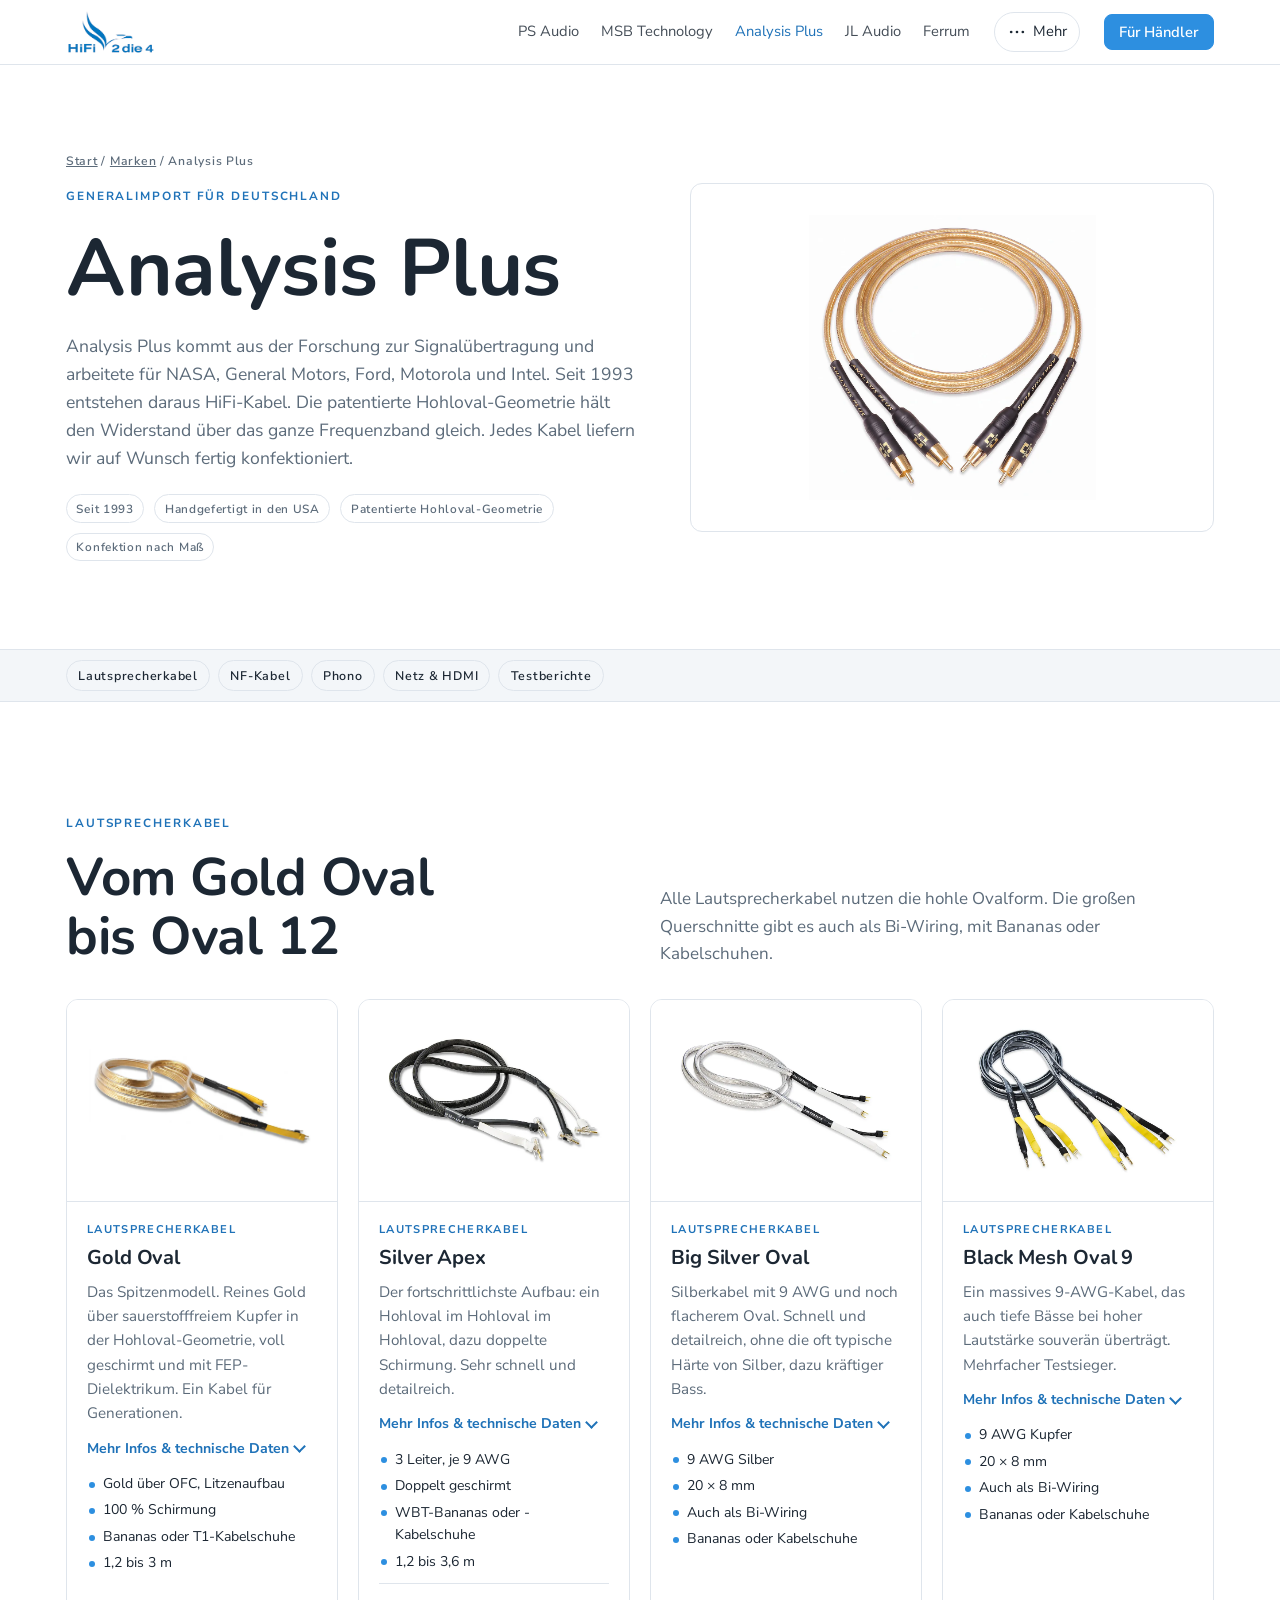
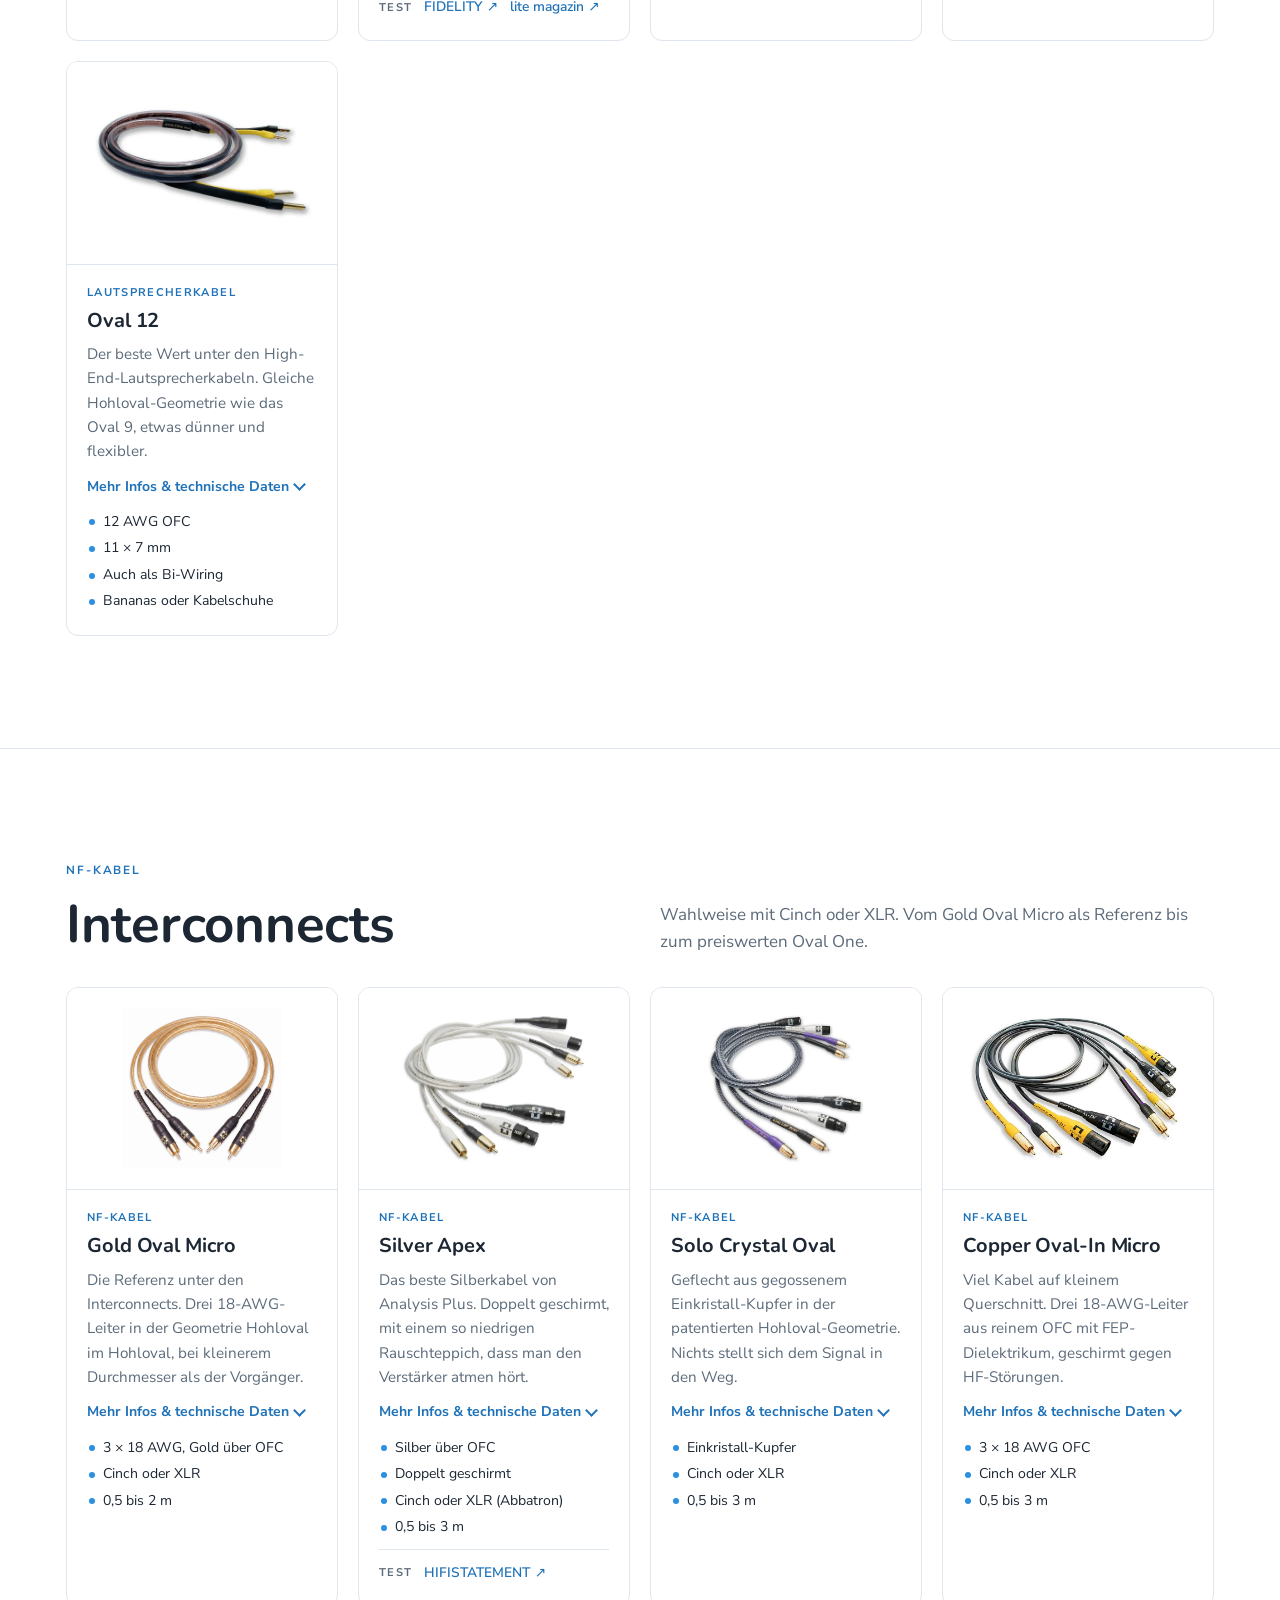
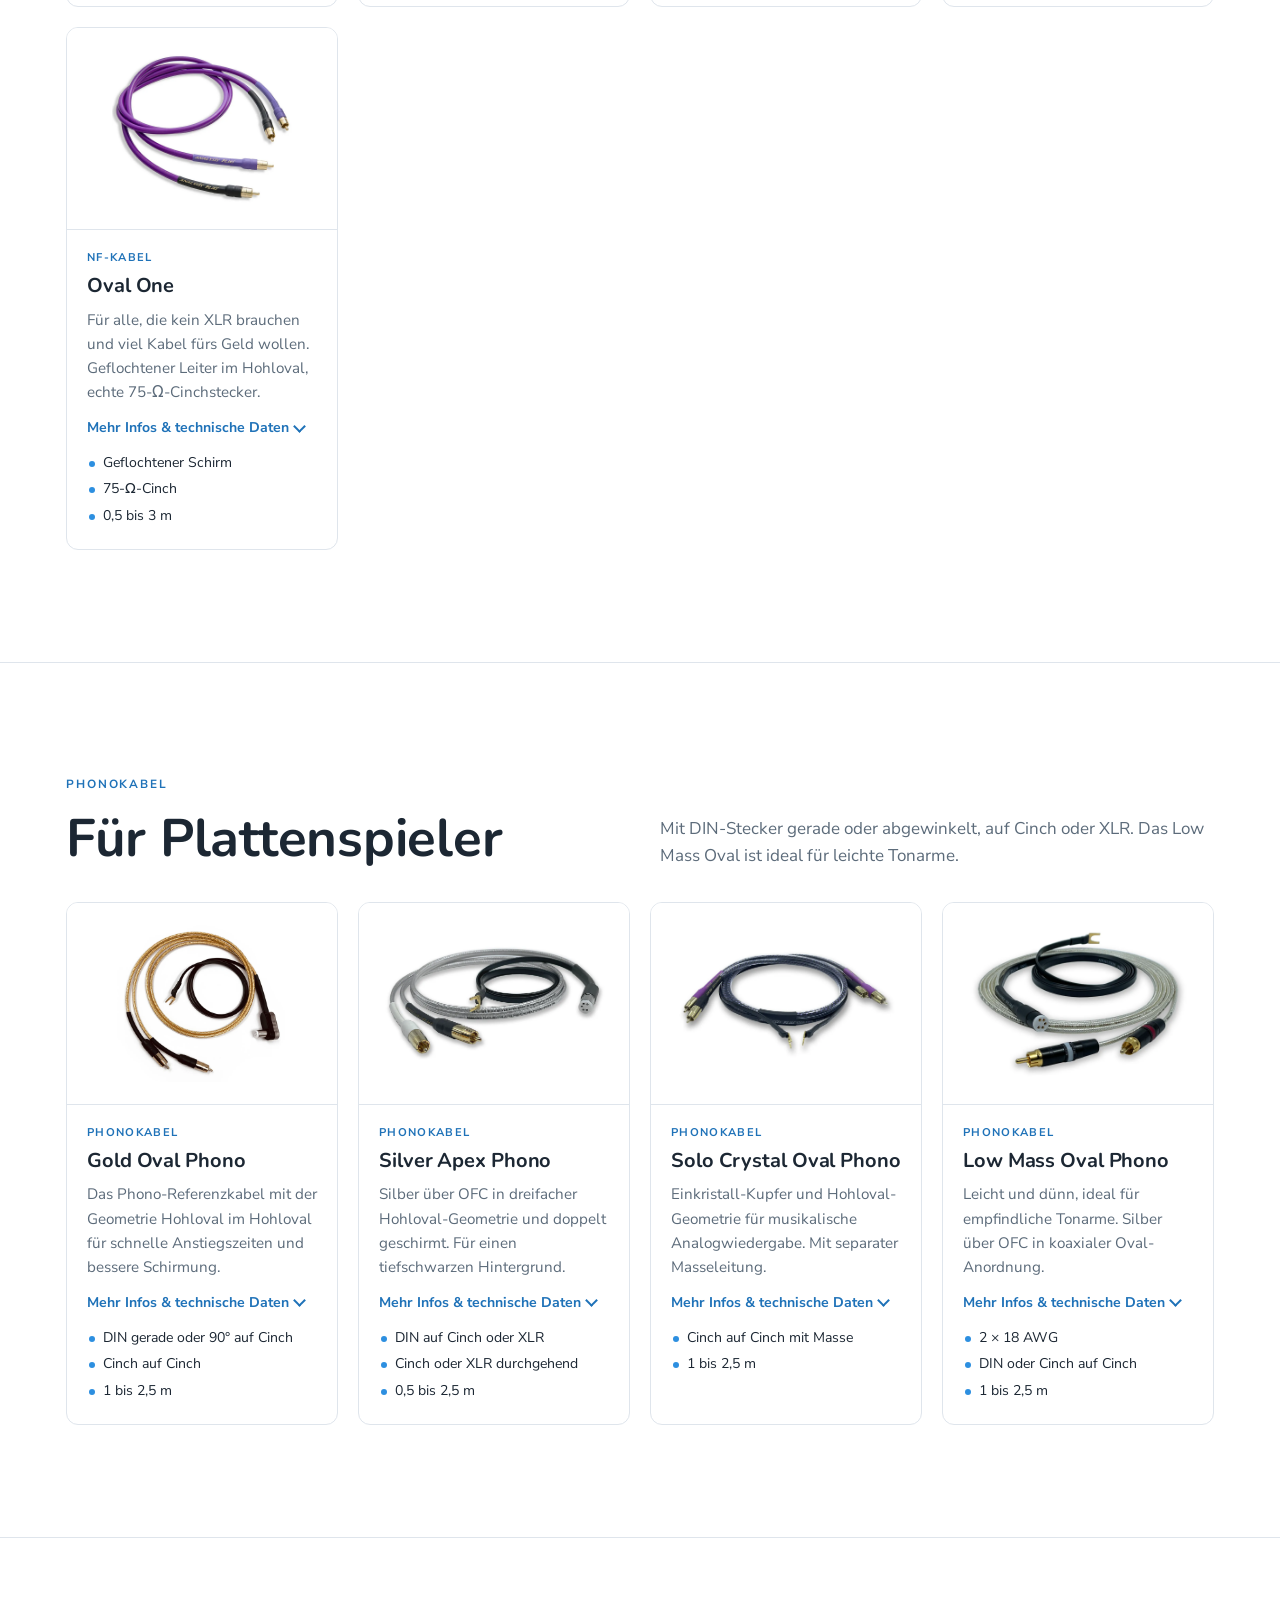
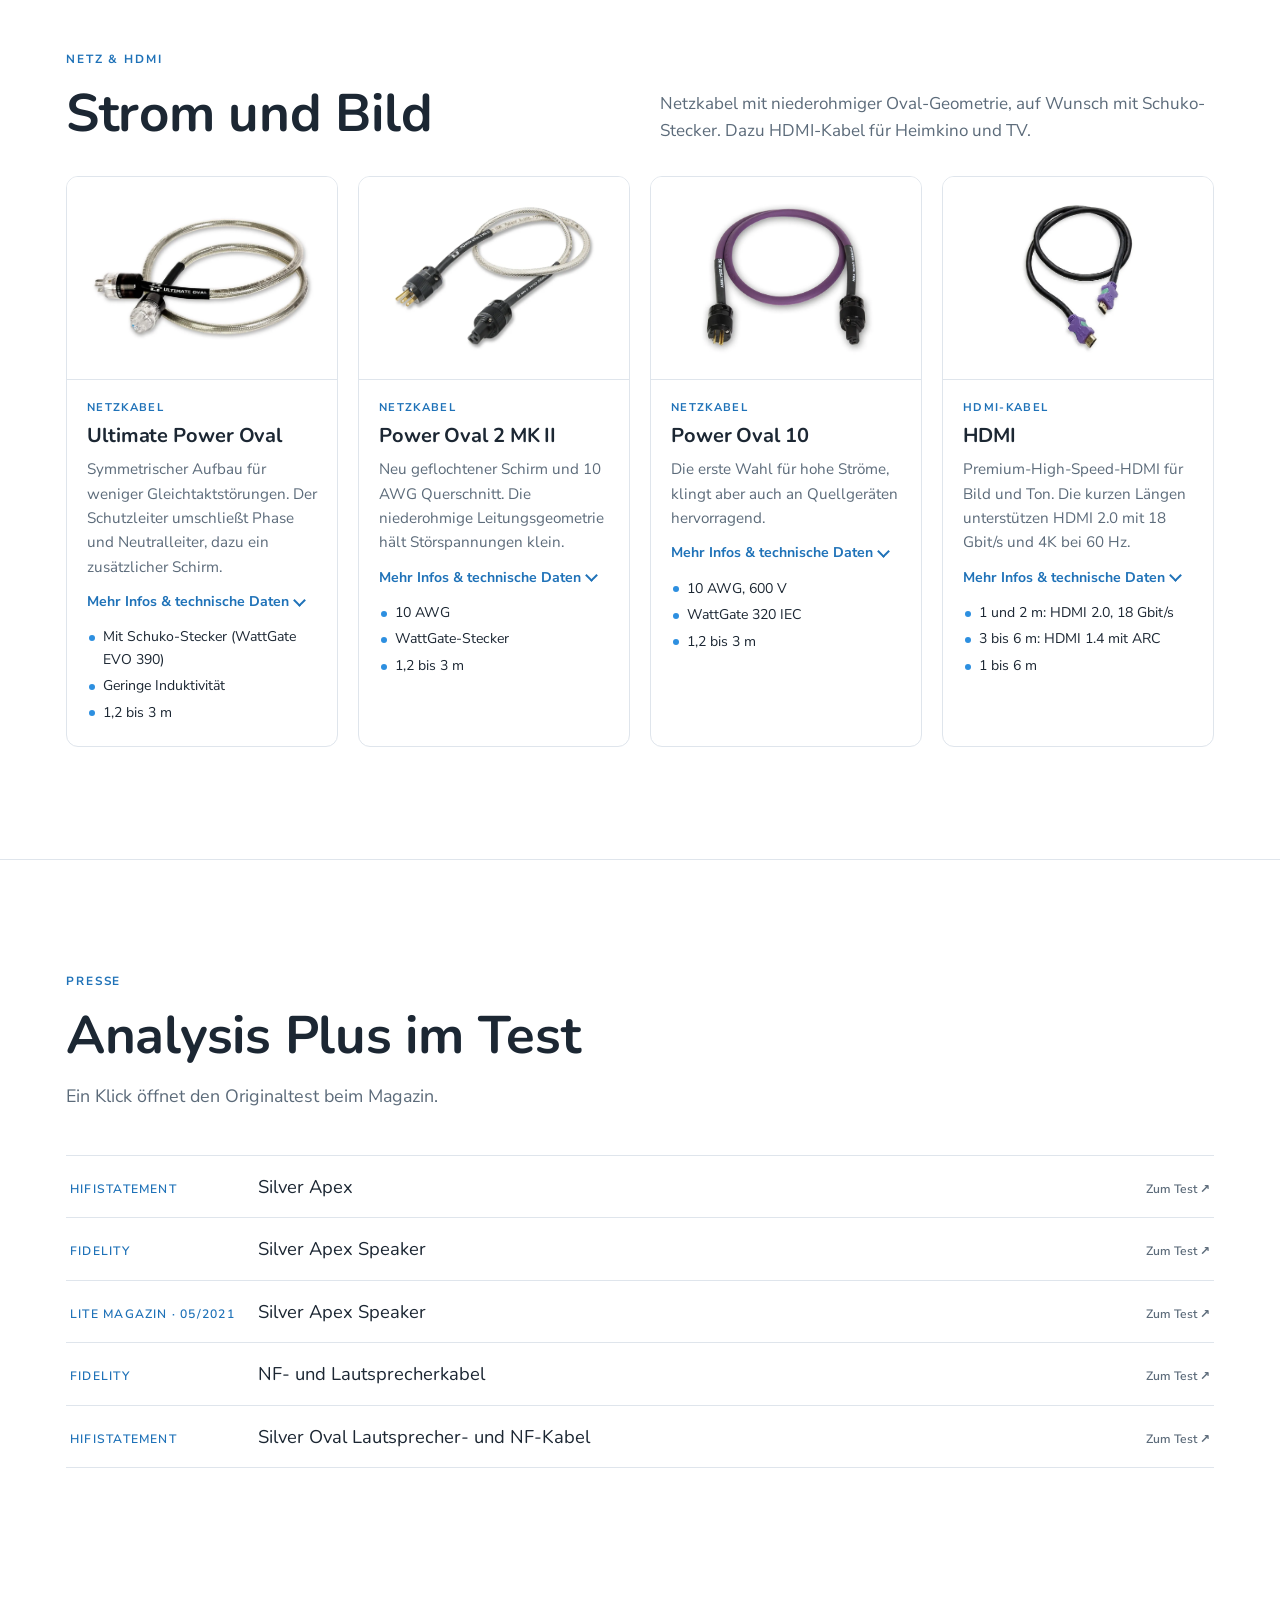
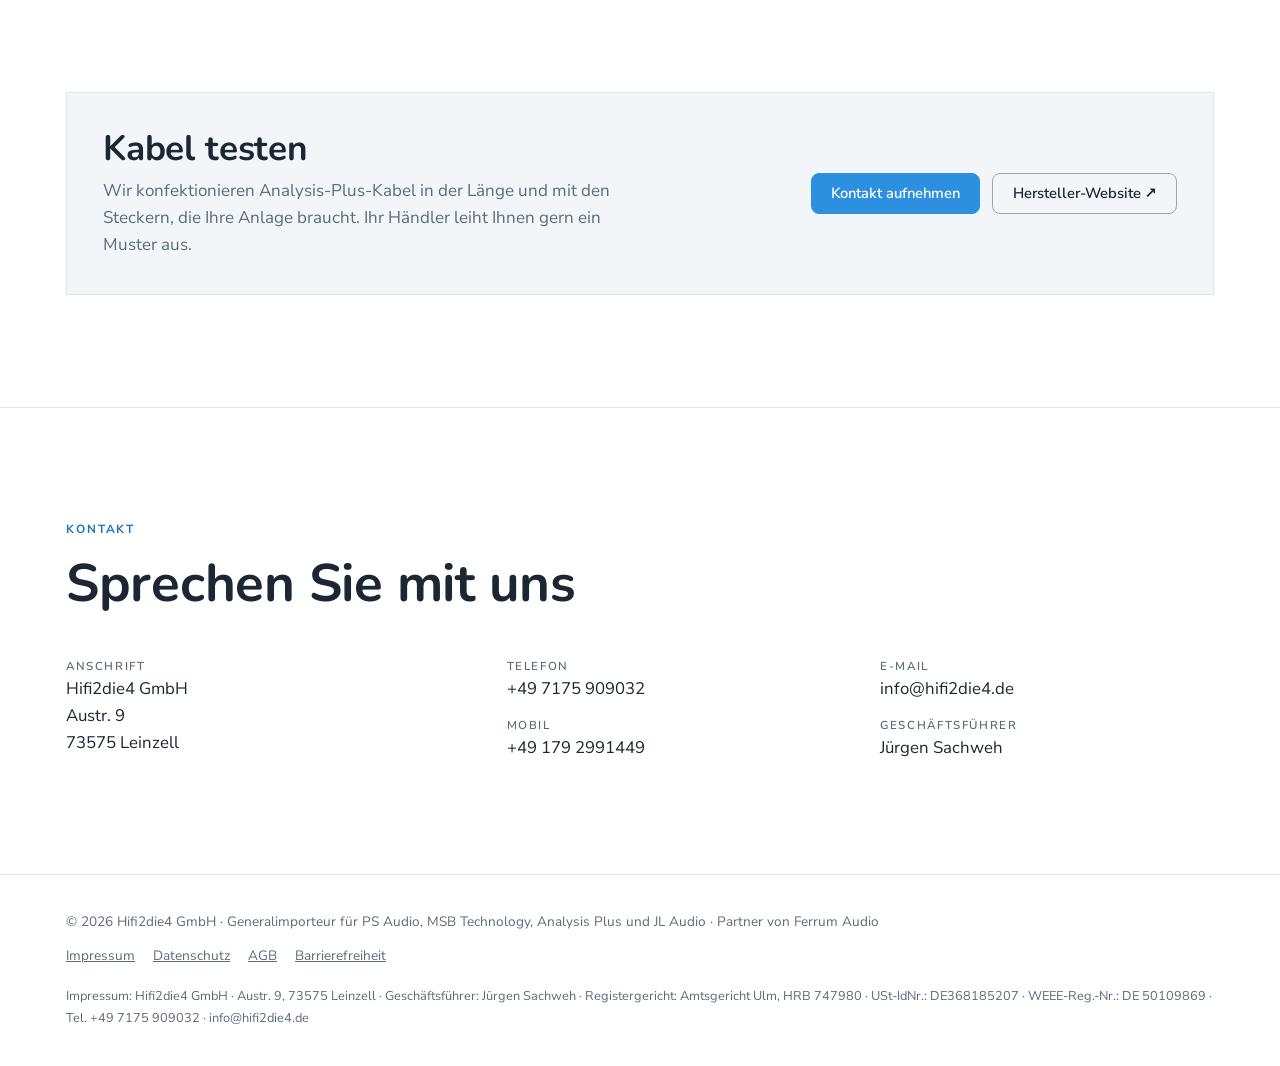
<file: analysis-plus.html>
<!doctype html>
<html lang="de">
<head>
<meta name="robots" content="noindex, nofollow">
<meta charset="utf-8">
<meta name="viewport" content="width=device-width, initial-scale=1, viewport-fit=cover">
<title>Analysis Plus · Hifi2Die4</title>
<meta name="description" content="Hifi2die4 GmbH: Generalimporteur für PS Audio, MSB Technology, Analysis Plus und JL Audio, Partner von Ferrum Audio. Vertrieb an den Fachhandel in Deutschland und Österreich.">
<link rel="preload" href="assets/fonts/nunito-sans-latin-wght-normal.woff2" as="font" type="font/woff2" crossorigin>
<link rel="stylesheet" href="assets/style.css?v=202610240816">
<style>body{margin:0}img{max-width:100%}[hidden]{display:none!important}</style>
</head>
<body>
<header class="top">
  <div class="wrap">
    <a class="brandmark" href="index.html" aria-label="Hifi2Die4 Startseite"><img src="assets/logo-crop.png" alt="HiFi 2 die 4"></a>
    <nav class="nav" aria-label="Hauptnavigation">
    <a href="ps-audio.html">PS Audio</a>
    <a href="msb-technology.html">MSB Technology</a>
    <a href="analysis-plus.html" aria-current="page">Analysis Plus</a>
    <a href="jl-audio.html">JL Audio</a>
    <a href="ferrum-audio.html">Ferrum</a>
    </nav>
    <details class="more-menu">
      <summary aria-label="Weitere Seiten: Service, Testberichte, Kontakt"><span class="ico"><svg viewBox="0 0 24 24" aria-hidden="true"><circle cx="5" cy="12" r="1.6"/><circle cx="12" cy="12" r="1.6"/><circle cx="19" cy="12" r="1.6"/></svg></span><span class="lbl">Mehr</span></summary>
      <div class="menu-panel">
        <div class="menu-brands"><a href="ps-audio.html">PS Audio</a><a href="msb-technology.html">MSB Technology</a><a href="analysis-plus.html">Analysis Plus</a><a href="jl-audio.html">JL Audio</a><a href="ferrum-audio.html">Ferrum</a></div>
        <a href="index.html#service"><span class="ico"><svg viewBox="0 0 24 24" aria-hidden="true"><path d="M14.7 6.3a4 4 0 0 0-5.4 5.1L4 16.7V20h3.3l5.3-5.3a4 4 0 0 0 5.1-5.4l-2.6 2.6-2.4-.6-.6-2.4z"/></svg></span><span><strong>Service</strong><small>Probehören, Einstellhilfe, Reparatur</small></span></a>
        <a href="index.html#testberichte"><span class="ico"><svg viewBox="0 0 24 24" aria-hidden="true"><rect x="4" y="4" width="16" height="16" rx="3"/><path d="M8 9h8M8 13h8M8 17h5"/></svg></span><span><strong>Testberichte</strong><small>Tests aus der Fachpresse</small></span></a>
        <a href="#kontakt"><span class="ico"><svg viewBox="0 0 24 24" aria-hidden="true"><path d="M6.6 4h2.6l1.3 4-2 1.3a11 11 0 0 0 6.2 6.2l1.3-2 4 1.3v2.6A2 2 0 0 1 18 20 14 14 0 0 1 4 6a2 2 0 0 1 2.6-2z"/></svg></span><span><strong>Kontakt</strong><small>Telefon, E-Mail, Anschrift</small></span></a>
      </div>
    </details>
    <a class="btn" href="index.html#haendler">Für Händler</a>
  </div>
</header>
<main>
<div class="page-head">
  <div class="wrap">
    <div class="copy">
      <span class="crumbs"><a href="index.html">Start</a> / <a href="index.html#marken">Marken</a> / Analysis Plus</span>
      <span class="eyebrow">Generalimport für Deutschland</span>
      <h1>Analysis Plus</h1>
      <p>Analysis Plus kommt aus der Forschung zur Signalübertragung und arbeitete für NASA, General Motors, Ford, Motorola und Intel. Seit 1993 entstehen daraus HiFi-Kabel. Die patentierte Hohloval-Geometrie hält den Widerstand über das ganze Frequenzband gleich. Jedes Kabel liefern wir auf Wunsch fertig konfektioniert.</p>
      <div class="mains"><span class="chip">Seit 1993</span><span class="chip">Handgefertigt in den USA</span><span class="chip">Patentierte Hohloval-Geometrie</span><span class="chip">Konfektion nach Maß</span></div>
    </div>
    <div class="media pimg-head"><img src="assets/p/analysis-plus/gold-oval-interconnect.webp" alt="Analysis Plus Gold Oval Micro Interconnect"></div>
  </div>
</div>

<nav class="jump" aria-label="Bereiche">
  <div class="wrap">
    <a href="#lautsprecher">Lautsprecherkabel</a><a href="#nf">NF-Kabel</a><a href="#phono">Phono</a><a href="#strom">Netz & HDMI</a><a href="#tests">Testberichte</a>
  </div>
</nav>

<section id="lautsprecher">
  <div class="wrap">
    <div class="series-head">
      <div class="sec-head" style="margin-bottom:0"><span class="eyebrow">Lautsprecherkabel</span><h2>Vom Gold Oval bis Oval 12</h2></div>
      <p>Alle Lautsprecherkabel nutzen die hohle Ovalform. Die großen Querschnitte gibt es auch als Bi-Wiring, mit Bananas oder Kabelschuhen.</p>
    </div>
    <div class="pgrid"><article class="pcard" id="gold-oval-speaker-cable"><div class="pimg"><img src="assets/p/analysis-plus/gold-oval-speaker-cable.webp" alt="Gold Oval" loading="lazy"></div><div class="pbody"><span class="tag">Lautsprecherkabel</span><h3>Gold Oval</h3><p>Das Spitzenmodell. Reines Gold über sauerstofffreiem Kupfer in der Hohloval-Geometrie, voll geschirmt und mit FEP-Dielektrikum. Ein Kabel für Generationen.</p><details class="pmore"><summary><span class="open">Mehr Infos &amp; technische Daten</span><span class="close">Weniger anzeigen</span></summary><p>Reines Gold über sauerstofffreiem Kupfer, geflochten als Litze in der patentierten Hohloval-Geometrie. Eine Hülle schirmt das Kabel vollständig ab und verhindert Geräusche durch Bewegung.</p><p>Das eigens entwickelte FEP-Dielektrikum sorgt für die optimale Impedanz. Der Rauschteppich ist so niedrig, dass feinste Details und Momente der Aufnahme lebendig werden. Gefertigt in den USA, als Kabel für Generationen gedacht.</p><table class="pdata"><caption>Technische Daten</caption><tbody><tr><th scope="row">Längen</th><td>1,2 / 1,8 / 2,4 / 3,0 m (Paar)</td></tr><tr><th scope="row">Stecker</th><td>Bananas oder T1-Kabelschuhe</td></tr></tbody></table></details><ul><li>Gold über OFC, Litzenaufbau</li><li>100 % Schirmung</li><li>Bananas oder T1-Kabelschuhe</li><li>1,2 bis 3 m</li></ul></div></article><article class="pcard" id="silver-apex-speaker-cable"><div class="pimg"><img src="assets/p/analysis-plus/silver-apex-speaker-cable.webp" alt="Silver Apex" loading="lazy"></div><div class="pbody"><span class="tag">Lautsprecherkabel</span><h3>Silver Apex</h3><p>Der fortschrittlichste Aufbau: ein Hohloval im Hohloval im Hohloval, dazu doppelte Schirmung. Sehr schnell und detailreich.</p><details class="pmore"><summary><span class="open">Mehr Infos &amp; technische Daten</span><span class="close">Weniger anzeigen</span></summary><p>Das fortschrittlichste Lautsprecherkabel von Analysis Plus: drei Leiter mit je 9 AWG, angeordnet als Hohloval im Hohloval im Hohloval.</p><p>Die meisten Lautsprecherkabel sind gar nicht geschirmt, das Silver Apex doppelt. Das senkt den Rauschteppich auf ein Minimum. Es spielt sehr schnell und detailreich, man hört den Verstärker atmen und entdeckt Neues in bekannten Aufnahmen.</p><table class="pdata"><caption>Technische Daten</caption><tbody><tr><th scope="row">Leiter</th><td>3 × 9 AWG</td></tr><tr><th scope="row">Längen</th><td>1,2 / 1,8 / 2,4 / 3,0 / 3,6 m (Paar)</td></tr><tr><th scope="row">Stecker</th><td>T1-Kabelschuhe, BFA-Bananas, WBT 0681, WBT 0610</td></tr></tbody></table></details><ul><li>3 Leiter, je 9 AWG</li><li>Doppelt geschirmt</li><li>WBT-Bananas oder -Kabelschuhe</li><li>1,2 bis 3,6 m</li></ul><div class="ptests"><span class="lbl">Test</span><a href="https://www.fidelity-online.de/analysis-plus-silver-apex-speaker/" target="_blank" rel="noopener">FIDELITY</a><a href="https://www.lite-magazin.de/2021/05/lautsprecherkabel-analysis-plus-silver-apex-speaker-volle-potenzialentfaltung/" target="_blank" rel="noopener">lite magazin</a></div></div></article><article class="pcard" id="big-silver-oval-speaker-cable"><div class="pimg"><img src="assets/p/analysis-plus/big-silver-oval-speaker-cable.webp" alt="Big Silver Oval" loading="lazy"></div><div class="pbody"><span class="tag">Lautsprecherkabel</span><h3>Big Silver Oval</h3><p>Silberkabel mit 9 AWG und noch flacherem Oval. Schnell und detailreich, ohne die oft typische Härte von Silber, dazu kräftiger Bass.</p><details class="pmore"><summary><span class="open">Mehr Infos &amp; technische Daten</span><span class="close">Weniger anzeigen</span></summary><p>Das bekannte Silver Oval in neuer Form: von 12 auf 9 AWG verstärkt und noch flacher. Es bleibt schnell und detailreich, ohne die Härte, die man Silber oft nachsagt, und hat jetzt auch mehr Druck im Bass.</p><p>Aufgebaut aus reinem Silber über einem stabilisierenden Kupferstrang, geflochten in der Hohloval-Geometrie mit koaxialer Anordnung. Auch als Bi-Wiring-Version erhältlich.</p><table class="pdata"><caption>Technische Daten</caption><tbody><tr><th scope="row">Querschnitt</th><td>9 AWG, 17 × 5 mm</td></tr><tr><th scope="row">Längen</th><td>1,2 / 1,8 / 2,4 / 3,0 / 3,6 m (Paar)</td></tr><tr><th scope="row">Ausführung</th><td>Single- oder Bi-Wiring</td></tr><tr><th scope="row">Stecker</th><td>Bananas oder Kabelschuhe</td></tr></tbody></table></details><ul><li>9 AWG Silber</li><li>20 × 8 mm</li><li>Auch als Bi-Wiring</li><li>Bananas oder Kabelschuhe</li></ul></div></article><article class="pcard" id="black-mesh-oval-9-speaker-cable"><div class="pimg"><img src="assets/p/analysis-plus/black-mesh-oval-9-speaker-cable.webp" alt="Black Mesh Oval 9" loading="lazy"></div><div class="pbody"><span class="tag">Lautsprecherkabel</span><h3>Black Mesh Oval 9</h3><p>Ein massives 9-AWG-Kabel, das auch tiefe Bässe bei hoher Lautstärke souverän überträgt. Mehrfacher Testsieger.</p><details class="pmore"><summary><span class="open">Mehr Infos &amp; technische Daten</span><span class="close">Weniger anzeigen</span></summary><p>Ein massives 9-AWG-Kabel, das tiefe Bässe auch bei hoher Lautstärke sicher überträgt.</p><p>Die patentierte Hohloval-Geometrie hält den Widerstand über das ganze Frequenzband gleich, so bleibt der Klang ausgewogen und kontrolliert. Mit 20 × 8 mm ist es kräftig, aber noch gut zu verlegen. Mit Bananas oder Kabelschuhen, auch als Bi-Wiring.</p><table class="pdata"><caption>Technische Daten</caption><tbody><tr><th scope="row">Querschnitt</th><td>9 AWG, 20 × 8 mm</td></tr><tr><th scope="row">Längen</th><td>1,2 / 1,8 / 2,4 / 3,0 / 3,6 m (Paar)</td></tr><tr><th scope="row">Ausführung</th><td>Single- oder Bi-Wiring</td></tr><tr><th scope="row">Stecker</th><td>Bananas oder Kabelschuhe</td></tr></tbody></table></details><ul><li>9 AWG Kupfer</li><li>20 × 8 mm</li><li>Auch als Bi-Wiring</li><li>Bananas oder Kabelschuhe</li></ul></div></article><article class="pcard" id="oval-12-speaker-cable"><div class="pimg"><img src="assets/p/analysis-plus/oval-12-speaker-cable.webp" alt="Oval 12" loading="lazy"></div><div class="pbody"><span class="tag">Lautsprecherkabel</span><h3>Oval 12</h3><p>Der beste Wert unter den High-End-Lautsprecherkabeln. Gleiche Hohloval-Geometrie wie das Oval 9, etwas dünner und flexibler.</p><details class="pmore"><summary><span class="open">Mehr Infos &amp; technische Daten</span><span class="close">Weniger anzeigen</span></summary><p>Der beste Wert unter den High-End-Lautsprecherkabeln von Analysis Plus. Es nutzt dieselbe patentierte Hohloval-Geometrie wie das Oval 9, nur in etwas dünnerem 12-AWG-Kupfer.</p><p>Mit 11 × 7 mm ist es flexibel und leicht zu verlegen, klingt aber deutlich besser als übliche Rundkabel. Erhältlich mit Bananas oder Kabelschuhen und als Bi-Wiring.</p><table class="pdata"><caption>Technische Daten</caption><tbody><tr><th scope="row">Querschnitt</th><td>12 AWG, 11 × 7 mm</td></tr><tr><th scope="row">Längen</th><td>1,2 / 1,8 / 2,4 / 3,0 / 3,6 m (Paar)</td></tr><tr><th scope="row">Ausführung</th><td>Single- oder Bi-Wiring</td></tr><tr><th scope="row">Stecker</th><td>Bananas oder Kabelschuhe</td></tr></tbody></table></details><ul><li>12 AWG OFC</li><li>11 × 7 mm</li><li>Auch als Bi-Wiring</li><li>Bananas oder Kabelschuhe</li></ul></div></article></div>
  </div>
</section>

<section id="nf" class="brand-ch">
  <div class="wrap">
    <div class="series-head">
      <div class="sec-head" style="margin-bottom:0"><span class="eyebrow">NF-Kabel</span><h2>Interconnects</h2></div>
      <p>Wahlweise mit Cinch oder XLR. Vom Gold Oval Micro als Referenz bis zum preiswerten Oval One.</p>
    </div>
    <div class="pgrid"><article class="pcard" id="gold-oval-interconnect"><div class="pimg"><img src="assets/p/analysis-plus/gold-oval-interconnect.webp" alt="Gold Oval Micro" loading="lazy"></div><div class="pbody"><span class="tag">NF-Kabel</span><h3>Gold Oval Micro</h3><p>Die Referenz unter den Interconnects. Drei 18-AWG-Leiter in der Geometrie Hohloval im Hohloval, bei kleinerem Durchmesser als der Vorgänger.</p><details class="pmore"><summary><span class="open">Mehr Infos &amp; technische Daten</span><span class="close">Weniger anzeigen</span></summary><p>Das fortschrittlichste NF-Kabel von Analysis Plus. Wie beim Vorgänger arbeiten drei Leiter mit 18 AWG, aber in neuer Bauweise mit kleinerem Durchmesser.</p><p>Die Geometrie Hohloval im Hohloval sorgt für schnellere Anstiegszeiten und eine bessere Schirmung. Ein echtes Referenzkabel für die besten Anlagen, mit Cinch oder XLR.</p><table class="pdata"><caption>Technische Daten</caption><tbody><tr><th scope="row">Leiter</th><td>3 × 18 AWG</td></tr><tr><th scope="row">Längen</th><td>0,5 / 1 / 1,5 / 2 m (Paar)</td></tr><tr><th scope="row">Stecker</th><td>Cinch oder XLR (Abbatron)</td></tr></tbody></table></details><ul><li>3 × 18 AWG, Gold über OFC</li><li>Cinch oder XLR</li><li>0,5 bis 2 m</li></ul></div></article><article class="pcard" id="silver-apex-interconnect"><div class="pimg"><img src="assets/p/analysis-plus/silver-apex-interconnect.webp" alt="Silver Apex" loading="lazy"></div><div class="pbody"><span class="tag">NF-Kabel</span><h3>Silver Apex</h3><p>Das beste Silberkabel von Analysis Plus. Doppelt geschirmt, mit einem so niedrigen Rauschteppich, dass man den Verstärker atmen hört.</p><details class="pmore"><summary><span class="open">Mehr Infos &amp; technische Daten</span><span class="close">Weniger anzeigen</span></summary><p>Das beste Silber-NF-Kabel von Analysis Plus. Reines Silber über einem stabilisierenden Kupferstrang, geflochten in der Hohloval-Geometrie, bewahrt die feinen hohen Frequenzanteile der Quelle.</p><p>Die doppelte Schirmung senkt den Rauschteppich so weit, dass man den Verstärker atmen hört. Erhältlich mit Cinch oder symmetrisch mit XLR-Steckern von Abbatron.</p><table class="pdata"><caption>Technische Daten</caption><tbody><tr><th scope="row">Leiter</th><td>Silber über OFC, doppelt geschirmt</td></tr><tr><th scope="row">Längen</th><td>0,5 / 1 / 1,5 / 2 / 3 m (Paar)</td></tr><tr><th scope="row">Stecker</th><td>Cinch oder XLR (Abbatron)</td></tr></tbody></table></details><ul><li>Silber über OFC</li><li>Doppelt geschirmt</li><li>Cinch oder XLR (Abbatron)</li><li>0,5 bis 3 m</li></ul><div class="ptests"><span class="lbl">Test</span><a href="https://www.hifistatement.net/tests/item/2441-analysis-plus-silver-apex" target="_blank" rel="noopener">HIFISTATEMENT</a></div></div></article><article class="pcard" id="solo-crystal-oval-interconnect"><div class="pimg"><img src="assets/p/analysis-plus/solo-crystal-oval-interconnect.webp" alt="Solo Crystal Oval" loading="lazy"></div><div class="pbody"><span class="tag">NF-Kabel</span><h3>Solo Crystal Oval</h3><p>Geflecht aus gegossenem Einkristall-Kupfer in der patentierten Hohloval-Geometrie. Nichts stellt sich dem Signal in den Weg.</p><details class="pmore"><summary><span class="open">Mehr Infos &amp; technische Daten</span><span class="close">Weniger anzeigen</span></summary><p>Geflechte aus stranggegossenem Einkristall-Kupfer in der patentierten Hohloval-Geometrie: Nichts stellt sich dem Musiksignal in den Weg.</p><p>Analysis Plus vergleicht übliche Rundkabel mit edlem Wein, der durch ein Bleirohr fließt. Was herauskommt, ist nicht mehr das, was hineinging. Mit Cinch oder XLR, in Längen von 0,5 bis 3 Metern.</p><table class="pdata"><caption>Technische Daten</caption><tbody><tr><th scope="row">Leiter</th><td>Einkristall-Kupfer, geflochten</td></tr><tr><th scope="row">Längen</th><td>0,5 / 1 / 1,5 / 2 / 3 m (Paar)</td></tr><tr><th scope="row">Stecker</th><td>Cinch oder XLR (Abbatron)</td></tr></tbody></table></details><ul><li>Einkristall-Kupfer</li><li>Cinch oder XLR</li><li>0,5 bis 3 m</li></ul></div></article><article class="pcard" id="copper-oval-in-interconnect"><div class="pimg"><img src="assets/p/analysis-plus/copper-oval-in-interconnect.webp" alt="Copper Oval-In Micro" loading="lazy"></div><div class="pbody"><span class="tag">NF-Kabel</span><h3>Copper Oval-In Micro</h3><p>Viel Kabel auf kleinem Querschnitt. Drei 18-AWG-Leiter aus reinem OFC mit FEP-Dielektrikum, geschirmt gegen HF-Störungen.</p><details class="pmore"><summary><span class="open">Mehr Infos &amp; technische Daten</span><span class="close">Weniger anzeigen</span></summary><p>Viel Kabel auf kleinem Querschnitt: drei 18-AWG-Leiter aus reinem OFC mit FEP-Dielektrikum in kompakter Micro-Bauweise.</p><p>Die Hohloval-Geometrie steuert die Stromdichte, eine Schirmung schützt vor Funk- und Hochfrequenzstörungen. Das Ergebnis ist ein sehr ruhiges, neutrales Kabel, das in jedes Budget passt. Mit Cinch oder XLR.</p><table class="pdata"><caption>Technische Daten</caption><tbody><tr><th scope="row">Leiter</th><td>3 × 18 AWG OFC, FEP-Dielektrikum</td></tr><tr><th scope="row">Längen</th><td>0,5 / 1 / 1,5 / 2 / 3 m (Paar)</td></tr><tr><th scope="row">Stecker</th><td>Cinch oder XLR (Abbatron)</td></tr></tbody></table></details><ul><li>3 × 18 AWG OFC</li><li>Cinch oder XLR</li><li>0,5 bis 3 m</li></ul></div></article><article class="pcard" id="oval-one-interconnect"><div class="pimg"><img src="assets/p/analysis-plus/oval-one-interconnect.webp" alt="Oval One" loading="lazy"></div><div class="pbody"><span class="tag">NF-Kabel</span><h3>Oval One</h3><p>Für alle, die kein XLR brauchen und viel Kabel fürs Geld wollen. Geflochtener Leiter im Hohloval, echte 75-Ω-Cinchstecker.</p><details class="pmore"><summary><span class="open">Mehr Infos &amp; technische Daten</span><span class="close">Weniger anzeigen</span></summary><p>Für alle, die kein XLR brauchen, aber viel Kabel fürs Geld wollen. Geflochtener Leiter im Hohloval, geflochtener Außenschirm und echte 75-Ohm-Cinchstecker.</p><p>Die Stecker werden nicht gelötet, sondern gepresst. So bleibt das Dielektrikum unbeschädigt und kalte Lötstellen sind ausgeschlossen. Die vollständige Schirmung sorgt für den niedrigen Rauschteppich, den große Orchestermusik braucht.</p><table class="pdata"><caption>Technische Daten</caption><tbody><tr><th scope="row">Schirmung</th><td>100 %, geflochten</td></tr><tr><th scope="row">Längen</th><td>0,5 / 1 / 1,5 / 2 / 3 m (Paar)</td></tr><tr><th scope="row">Stecker</th><td>75-Ω-Cinch, lötfrei gepresst</td></tr></tbody></table></details><ul><li>Geflochtener Schirm</li><li>75-Ω-Cinch</li><li>0,5 bis 3 m</li></ul></div></article></div>
  </div>
</section>

<section id="phono" class="brand-ch">
  <div class="wrap">
    <div class="series-head">
      <div class="sec-head" style="margin-bottom:0"><span class="eyebrow">Phonokabel</span><h2>Für Plattenspieler</h2></div>
      <p>Mit DIN-Stecker gerade oder abgewinkelt, auf Cinch oder XLR. Das Low Mass Oval ist ideal für leichte Tonarme.</p>
    </div>
    <div class="pgrid"><article class="pcard" id="gold-oval-phono-cable"><div class="pimg"><img src="assets/p/analysis-plus/gold-oval-phono-cable.webp" alt="Gold Oval Phono" loading="lazy"></div><div class="pbody"><span class="tag">Phonokabel</span><h3>Gold Oval Phono</h3><p>Das Phono-Referenzkabel mit der Geometrie Hohloval im Hohloval für schnelle Anstiegszeiten und bessere Schirmung.</p><details class="pmore"><summary><span class="open">Mehr Infos &amp; technische Daten</span><span class="close">Weniger anzeigen</span></summary><p>Das fortschrittlichste Phonokabel von Analysis Plus. Die Geometrie Hohloval im Hohloval bringt schnellere Anstiegszeiten und eine bessere Schirmung.</p><p>Ein echtes Referenzkabel für die besten Plattenspieler. Erhältlich mit geradem oder abgewinkeltem DIN-Stecker auf Cinch oder durchgehend mit Cinch.</p><table class="pdata"><caption>Technische Daten</caption><tbody><tr><th scope="row">Längen</th><td>1 / 1,5 / 2,5 m</td></tr><tr><th scope="row">Stecker</th><td>DIN gerade oder 90° auf Cinch, Cinch auf Cinch</td></tr></tbody></table></details><ul><li>DIN gerade oder 90° auf Cinch</li><li>Cinch auf Cinch</li><li>1 bis 2,5 m</li></ul></div></article><article class="pcard" id="silver-apex-phono-cable"><div class="pimg"><img src="assets/p/analysis-plus/silver-apex-phono-cable.webp" alt="Silver Apex Phono" loading="lazy"></div><div class="pbody"><span class="tag">Phonokabel</span><h3>Silver Apex Phono</h3><p>Silber über OFC in dreifacher Hohloval-Geometrie und doppelt geschirmt. Für einen tiefschwarzen Hintergrund.</p><details class="pmore"><summary><span class="open">Mehr Infos &amp; technische Daten</span><span class="close">Weniger anzeigen</span></summary><p>Die fortschrittlichste Geometrie von Analysis Plus, dreifach ineinander liegende Hohlovale, dazu doppelte Schirmung für einen tiefschwarzen Hintergrund.</p><p>Reines Silber über einem stabilisierenden Kupferstrang lässt Sie Details hören, die bisher verborgen waren. Erhältlich mit DIN gerade oder abgewinkelt auf Cinch oder XLR sowie durchgehend Cinch oder XLR. Alle Phonokabel haben eine Masseleitung.</p><table class="pdata"><caption>Technische Daten</caption><tbody><tr><th scope="row">Längen</th><td>0,5 / 1 / 1,5 / 2,5 m</td></tr><tr><th scope="row">Stecker</th><td>DIN gerade oder 90° auf Cinch oder XLR, Cinch–Cinch, XLR–XLR</td></tr><tr><th scope="row">Masse</th><td>separate Masseleitung</td></tr></tbody></table></details><ul><li>DIN auf Cinch oder XLR</li><li>Cinch oder XLR durchgehend</li><li>0,5 bis 2,5 m</li></ul></div></article><article class="pcard" id="solo-crystal-oval-phono-cable"><div class="pimg"><img src="assets/p/analysis-plus/solo-crystal-oval-phono-cable.webp" alt="Solo Crystal Oval Phono" loading="lazy"></div><div class="pbody"><span class="tag">Phonokabel</span><h3>Solo Crystal Oval Phono</h3><p>Einkristall-Kupfer und Hohloval-Geometrie für musikalische Analogwiedergabe. Mit separater Masseleitung.</p><details class="pmore"><summary><span class="open">Mehr Infos &amp; technische Daten</span><span class="close">Weniger anzeigen</span></summary><p>Einkristall-Kupfer und die patentierte Ovalgeometrie für eine musikalische Analogwiedergabe auf hohem Niveau.</p><p>Erhältlich mit Cinch auf beiden Seiten und separater Masseleitung, in Längen von 1 bis 2,5 Metern.</p><table class="pdata"><caption>Technische Daten</caption><tbody><tr><th scope="row">Längen</th><td>1 / 1,5 / 2,5 m</td></tr><tr><th scope="row">Stecker</th><td>Cinch auf Cinch</td></tr><tr><th scope="row">Masse</th><td>separate Masseleitung</td></tr></tbody></table></details><ul><li>Cinch auf Cinch mit Masse</li><li>1 bis 2,5 m</li></ul></div></article><article class="pcard" id="low-mass-oval-phono-cable"><div class="pimg"><img src="assets/p/analysis-plus/low-mass-oval-phono-cable.webp" alt="Low Mass Oval Phono" loading="lazy"></div><div class="pbody"><span class="tag">Phonokabel</span><h3>Low Mass Oval Phono</h3><p>Leicht und dünn, ideal für empfindliche Tonarme. Silber über OFC in koaxialer Oval-Anordnung.</p><details class="pmore"><summary><span class="open">Mehr Infos &amp; technische Daten</span><span class="close">Weniger anzeigen</span></summary><p>Leicht und dünn, damit der Tonarm frei arbeiten kann. Trotz des kleinen Querschnitts stecken zwei Leiter mit 18 AWG darin, umgeben von verlustarmem FEP.</p><p>Aufgebaut aus reinem Silber über einem Kupferstrang in koaxialer Ovalanordnung. Ein sehr gutes Verhältnis von Leistung und Preis. Mit Cinch auf beiden Seiten oder mit DIN-Stecker.</p><table class="pdata"><caption>Technische Daten</caption><tbody><tr><th scope="row">Leiter</th><td>2 × 18 AWG, Silber über OFC</td></tr><tr><th scope="row">Längen</th><td>1 / 1,5 / 2,5 m</td></tr><tr><th scope="row">Stecker</th><td>DIN auf Cinch, Cinch auf Cinch</td></tr></tbody></table></details><ul><li>2 × 18 AWG</li><li>DIN oder Cinch auf Cinch</li><li>1 bis 2,5 m</li></ul></div></article></div>
  </div>
</section>

<section id="strom" class="brand-ch">
  <div class="wrap">
    <div class="series-head">
      <div class="sec-head" style="margin-bottom:0"><span class="eyebrow">Netz &amp; HDMI</span><h2>Strom und Bild</h2></div>
      <p>Netzkabel mit niederohmiger Oval-Geometrie, auf Wunsch mit Schuko-Stecker. Dazu HDMI-Kabel für Heimkino und TV.</p>
    </div>
    <div class="pgrid"><article class="pcard" id="ultimate-power-oval-power-cable"><div class="pimg"><img src="assets/p/analysis-plus/ultimate-power-oval-power-cable.webp" alt="Ultimate Power Oval" loading="lazy"></div><div class="pbody"><span class="tag">Netzkabel</span><h3>Ultimate Power Oval</h3><p>Symmetrischer Aufbau für weniger Gleichtaktstörungen. Der Schutzleiter umschließt Phase und Neutralleiter, dazu ein zusätzlicher Schirm.</p><details class="pmore"><summary><span class="open">Mehr Infos &amp; technische Daten</span><span class="close">Weniger anzeigen</span></summary><p>Ein symmetrischer Aufbau senkt Gleichtaktstörungen. Der Schutzleiter umschließt Phase und Neutralleiter, dazu kommt ein zusätzlicher Schirm.</p><p>So dringen elektromagnetische Störungen weder ein noch aus, und der Rauschabstand steigt hörbar. Das Kabel passt an DAC, Vorstufe und Endstufe gleichermaßen. Analysis Plus nennt es das beste Netzkabel, das sie bauen können. Erhältlich mit Schuko-Stecker.</p><table class="pdata"><caption>Technische Daten</caption><tbody><tr><th scope="row">Aufbau</th><td>symmetrisch, Schutzleiter umschließt Phase und Neutralleiter</td></tr><tr><th scope="row">Längen</th><td>1,2 / 1,5 / 1,8 / 2,4 / 3,0 m</td></tr><tr><th scope="row">Stecker</th><td>u. a. WattGate EVO 390 Rhodium (Schuko), EVO 330 / 350</td></tr></tbody></table></details><ul><li>Mit Schuko-Stecker (WattGate EVO 390)</li><li>Geringe Induktivität</li><li>1,2 bis 3 m</li></ul></div></article><article class="pcard" id="power-oval-2-mk-ii-power-cable"><div class="pimg"><img src="assets/p/analysis-plus/power-oval-2-mk-ii-power-cable.webp" alt="Power Oval 2 MK II" loading="lazy"></div><div class="pbody"><span class="tag">Netzkabel</span><h3>Power Oval 2 MK II</h3><p>Neu geflochtener Schirm und 10 AWG Querschnitt. Die niederohmige Leitungsgeometrie hält Störspannungen klein.</p><details class="pmore"><summary><span class="open">Mehr Infos &amp; technische Daten</span><span class="close">Weniger anzeigen</span></summary><p>Neu geflochtener Schirm und ein größerer Querschnitt von 10 AWG. Störspannungen im Stromnetz entstehen durch plötzliche Lastwechsel. Eine niederohmige Leitungsgeometrie wie die Hohlovale von Analysis Plus hält sie klein.</p><p>Statt mit dicken, steifen Kabeln erreicht Analysis Plus die niedrige Induktivität über die Geometrie, berechnet per Computersimulation. Der versilberte, offen geflochtene Schirm hält hohe Frequenzen fern. Das senkt den Hintergrund und bringt leise Details in ruhigen Passagen hervor.</p><table class="pdata"><caption>Technische Daten</caption><tbody><tr><th scope="row">Querschnitt</th><td>10 AWG</td></tr><tr><th scope="row">Schirm</th><td>versilbertes Kupfergeflecht</td></tr><tr><th scope="row">Längen</th><td>1,2 / 1,5 / 1,8 / 2,4 / 3,0 m</td></tr><tr><th scope="row">Stecker</th><td>WattGate 320i / 5266i, WattGate EVO Rhodium</td></tr></tbody></table></details><ul><li>10 AWG</li><li>WattGate-Stecker</li><li>1,2 bis 3 m</li></ul></div></article><article class="pcard" id="power-oval-10-power-cable"><div class="pimg"><img src="assets/p/analysis-plus/power-oval-10-power-cable.webp" alt="Power Oval 10" loading="lazy"></div><div class="pbody"><span class="tag">Netzkabel</span><h3>Power Oval 10</h3><p>Die erste Wahl für hohe Ströme, klingt aber auch an Quellgeräten hervorragend.</p><details class="pmore"><summary><span class="open">Mehr Infos &amp; technische Daten</span><span class="close">Weniger anzeigen</span></summary><p>Ein 10-AWG-Netzkabel mit UL-Zulassung für 600 Volt. Es ist die erste Wahl für Endstufen mit hohem Strombedarf.</p><p>Genauso gut spielt es an analogen und digitalen Quellgeräten mit geringer Last. Konfektioniert mit Steckern von WattGate.</p><table class="pdata"><caption>Technische Daten</caption><tbody><tr><th scope="row">Querschnitt</th><td>10 AWG, 600 V, UL-zugelassen</td></tr><tr><th scope="row">Längen</th><td>1,2 / 1,5 / 1,8 / 2,4 / 3,0 m</td></tr><tr><th scope="row">Stecker</th><td>WattGate 320 IEC, WattGate 5266</td></tr></tbody></table></details><ul><li>10 AWG, 600 V</li><li>WattGate 320 IEC</li><li>1,2 bis 3 m</li></ul></div></article><article class="pcard" id="hdmi-cable"><div class="pimg"><img src="assets/p/analysis-plus/hdmi-cable.webp" alt="HDMI" loading="lazy"></div><div class="pbody"><span class="tag">HDMI-Kabel</span><h3>HDMI</h3><p>Premium-High-Speed-HDMI für Bild und Ton. Die kurzen Längen unterstützen HDMI 2.0 mit 18 Gbit/s und 4K bei 60 Hz.</p><details class="pmore"><summary><span class="open">Mehr Infos &amp; technische Daten</span><span class="close">Weniger anzeigen</span></summary><p>Premium-High-Speed-HDMI für Heimkino und Fernseher. Die Längen 1 und 2 Meter unterstützen HDMI 2.0 mit 18 Gbit/s und 4K bei 60 Hz.</p><p>Die Längen 3, 4 und 6 Meter sind in 24 AWG ausgeführt und unterstützen alle Funktionen von HDMI 1.4: über 10,2 Gbit/s, 1080p, Audio Return Channel und alle 3D-Formate.</p><table class="pdata"><caption>Technische Daten</caption><tbody><tr><th scope="row">1 und 2 m</th><td>HDMI 2.0, 18 Gbit/s, 4K bei 60 Hz</td></tr><tr><th scope="row">3, 4 und 6 m</th><td>HDMI 1.4, 24 AWG, &gt; 10,2 Gbit/s, ARC, 3D</td></tr></tbody></table></details><ul><li>1 und 2 m: HDMI 2.0, 18 Gbit/s</li><li>3 bis 6 m: HDMI 1.4 mit ARC</li><li>1 bis 6 m</li></ul></div></article></div>
  </div>
</section>

<section id="tests" class="brand-ch">
  <div class="wrap">
    <div class="sec-head">
      <span class="eyebrow">Presse</span>
      <h2>Analysis Plus im Test</h2>
      <p class="lead">Ein Klick öffnet den Originaltest beim Magazin.</p>
    </div>
    <ul class="reviews">
      <li><a href="https://www.hifistatement.net/tests/item/2441-analysis-plus-silver-apex" target="_blank" rel="noopener"><span class="mag">HIFISTATEMENT</span><span class="dev">Silver Apex</span><span class="go">Zum Test ↗</span></a></li>
      <li><a href="https://www.fidelity-online.de/analysis-plus-silver-apex-speaker/" target="_blank" rel="noopener"><span class="mag">FIDELITY</span><span class="dev">Silver Apex Speaker</span><span class="go">Zum Test ↗</span></a></li>
      <li><a href="https://www.lite-magazin.de/2021/05/lautsprecherkabel-analysis-plus-silver-apex-speaker-volle-potenzialentfaltung/" target="_blank" rel="noopener"><span class="mag">lite magazin · 05/2021</span><span class="dev">Silver Apex Speaker</span><span class="go">Zum Test ↗</span></a></li>
      <li><a href="https://www.fidelity-online.de/analysis-plus-nf-und-ls-kabel/" target="_blank" rel="noopener"><span class="mag">FIDELITY</span><span class="dev">NF- und Lautsprecherkabel</span><span class="go">Zum Test ↗</span></a></li>
      <li><a href="https://www.hifistatement.net/tests/item/757-analysis-plus-lautsprecher-und-nf-kabel-silver-oval" target="_blank" rel="noopener"><span class="mag">HIFISTATEMENT</span><span class="dev">Silver Oval Lautsprecher- und NF-Kabel</span><span class="go">Zum Test ↗</span></a></li>
    </ul>
  </div>
</section>

<section>
  <div class="wrap">
    <div class="cta">
      <div><h2>Kabel testen</h2><p>Wir konfektionieren Analysis-Plus-Kabel in der Länge und mit den Steckern, die Ihre Anlage braucht. Ihr Händler leiht Ihnen gern ein Muster aus.</p></div>
      <div class="actions"><a class="btn" href="#kontakt">Kontakt aufnehmen</a><a class="btn ghost" href="https://analysis.plus/" target="_blank" rel="noopener">Hersteller-Website ↗</a></div>
    </div>
  </div>
</section>

<section id="kontakt" class="brand-ch">
  <div class="wrap">
    <div class="sec-head">
      <span class="eyebrow">Kontakt</span>
      <h2>Sprechen Sie mit uns</h2>
    </div>
    <div class="contact">
      <dl><div><dt>Anschrift</dt><dd>Hifi2die4 GmbH<br>Austr. 9<br>73575 Leinzell</dd></div></dl>
      <dl><div><dt>Telefon</dt><dd>+49 7175 909032</dd></div><div><dt>Mobil</dt><dd>+49 179 2991449</dd></div></dl>
      <dl><div><dt>E-Mail</dt><dd>info@hifi2die4.de</dd></div><div><dt>Geschäftsführer</dt><dd>Jürgen Sachweh</dd></div></dl>
    </div>
  </div>
</section>
</main>
<script>
(function(){var m=document.querySelector('.more-menu');if(!m)return;document.addEventListener('click',function(e){if(m.open&&(!m.contains(e.target)||e.target.closest('.menu-panel a')))m.open=false;});document.addEventListener('keydown',function(e){if(e.key==='Escape')m.open=false;});})();
document.addEventListener('click',function(e){var b=e.target.closest('.swatch');if(!b)return;var c=b.closest('.pcard'),w=c.querySelector('.pimg'),i=w.querySelector('img');i.src=b.dataset.img;w.classList.toggle('photo',!!b.dataset.photo);c.querySelectorAll('.swatch').forEach(function(x){x.setAttribute('aria-pressed',x===b?'true':'false');});});
</script>
<footer>
  <div class="wrap">
    <span>© 2026 Hifi2die4 GmbH · Generalimporteur für PS Audio, MSB Technology, Analysis Plus und JL Audio · Partner von Ferrum Audio</span>
    <nav aria-label="Rechtliches"><a href="impressum.html">Impressum</a><a href="datenschutz.html">Datenschutz</a><a href="agb.html">AGB</a><a href="barrierefreiheit.html">Barrierefreiheit</a></nav>
  </div>
  <div class="wrap legal">Impressum: Hifi2die4 GmbH · Austr. 9, 73575 Leinzell · Geschäftsführer: Jürgen Sachweh · Registergericht: Amtsgericht Ulm, HRB 747980 · USt-IdNr.: DE368185207 · WEEE-Reg.-Nr.: DE 50109869 · Tel. +49 7175 909032 · info@hifi2die4.de</div>
</footer>
</body>
</html>
</file>
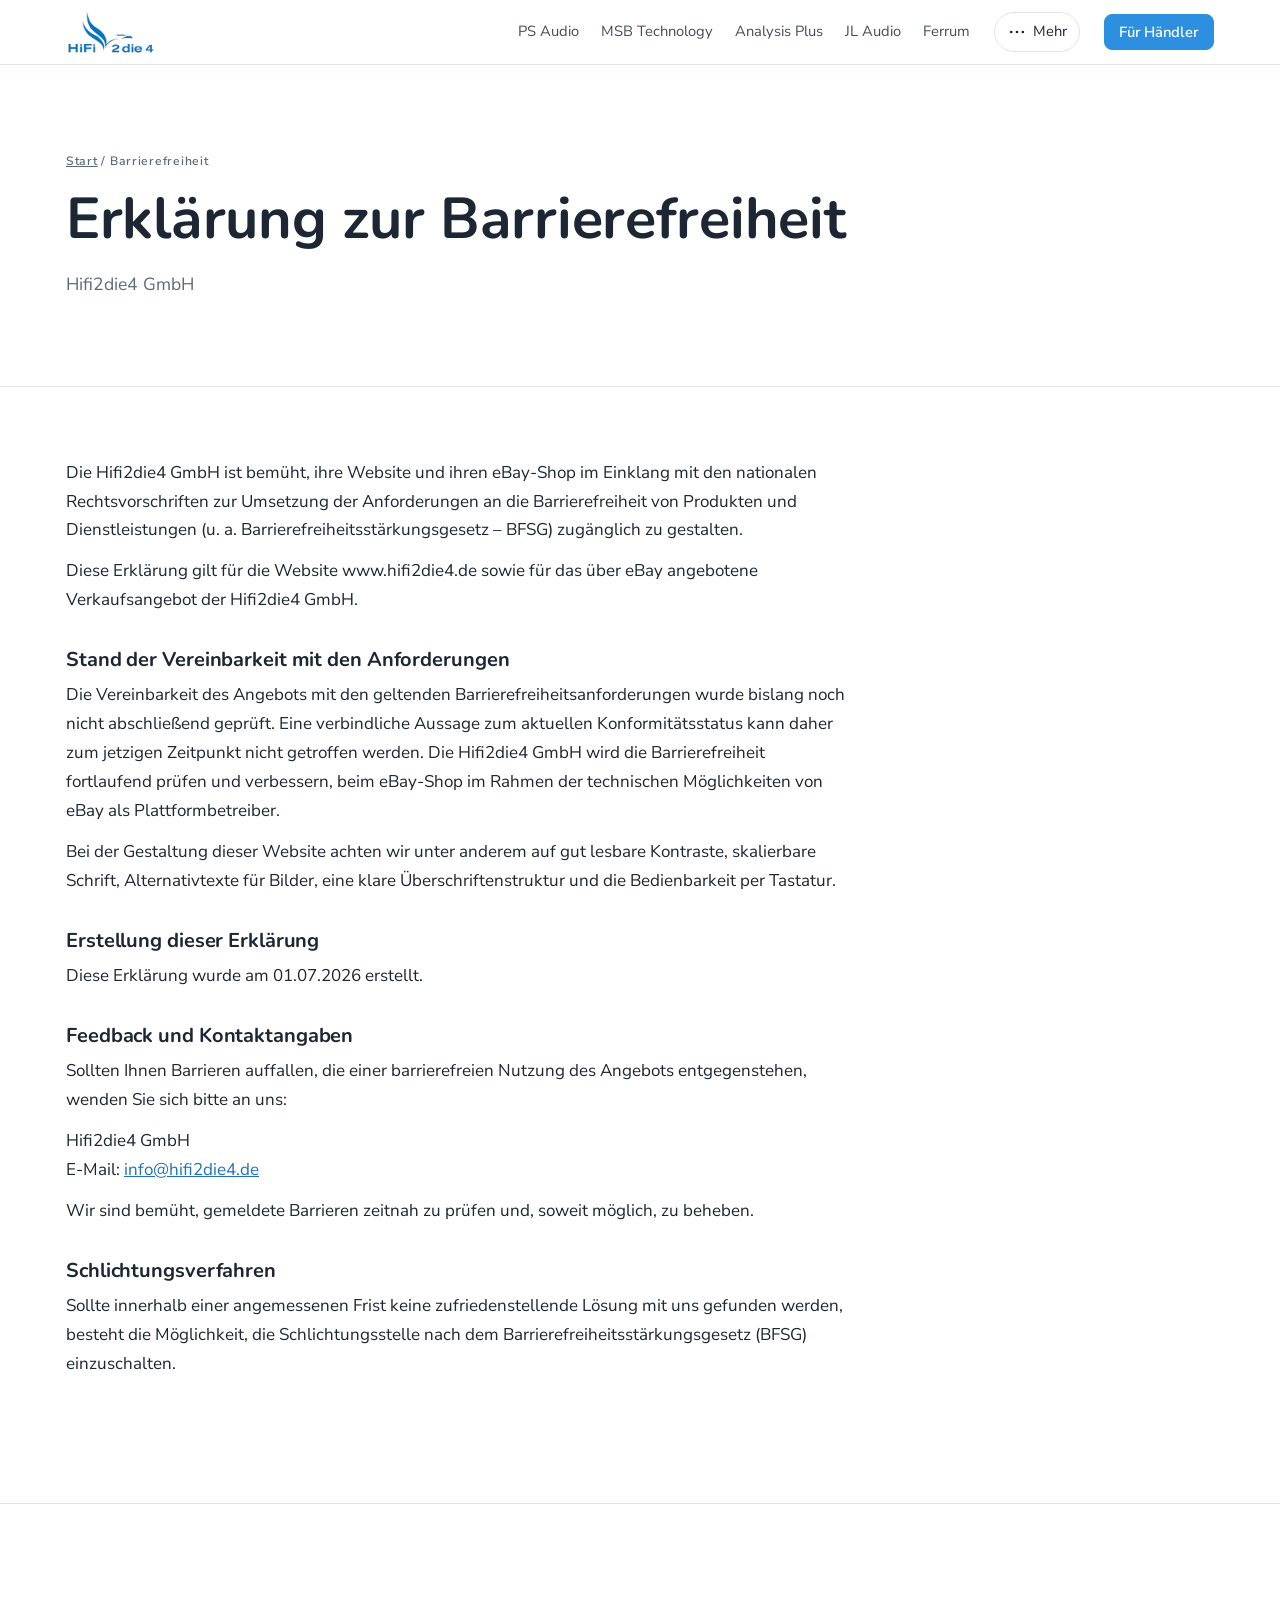
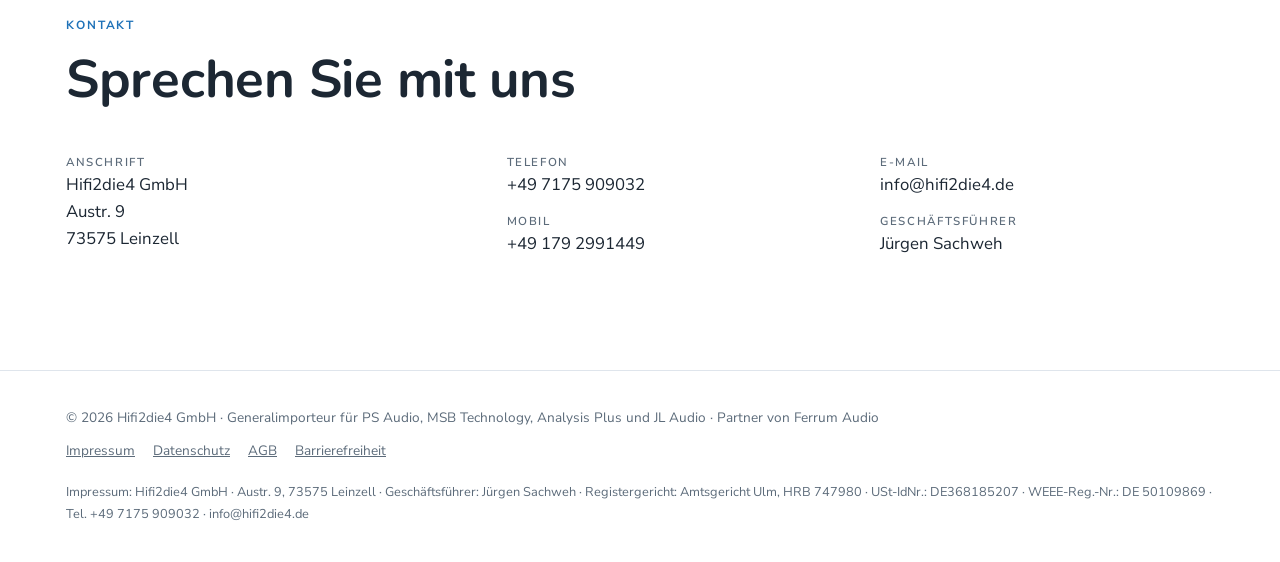
<file: barrierefreiheit.html>
<!doctype html>
<html lang="de">
<head>
<meta name="robots" content="noindex, nofollow">
<meta charset="utf-8">
<meta name="viewport" content="width=device-width, initial-scale=1, viewport-fit=cover">
<title>Erklärung zur Barrierefreiheit · Hifi2Die4</title>
<meta name="description" content="Hifi2die4 GmbH: Generalimporteur für PS Audio, MSB Technology, Analysis Plus und JL Audio, Partner von Ferrum Audio. Vertrieb an den Fachhandel in Deutschland und Österreich.">
<link rel="preload" href="assets/fonts/nunito-sans-latin-wght-normal.woff2" as="font" type="font/woff2" crossorigin>
<link rel="stylesheet" href="assets/style.css?v=202610240816">
<style>body{margin:0}img{max-width:100%}[hidden]{display:none!important}</style>
</head>
<body>
<header class="top">
  <div class="wrap">
    <a class="brandmark" href="index.html" aria-label="Hifi2Die4 Startseite"><img src="assets/logo-crop.png" alt="HiFi 2 die 4"></a>
    <nav class="nav" aria-label="Hauptnavigation">
    <a href="ps-audio.html">PS Audio</a>
    <a href="msb-technology.html">MSB Technology</a>
    <a href="analysis-plus.html">Analysis Plus</a>
    <a href="jl-audio.html">JL Audio</a>
    <a href="ferrum-audio.html">Ferrum</a>
    </nav>
    <details class="more-menu">
      <summary aria-label="Weitere Seiten: Service, Testberichte, Kontakt"><span class="ico"><svg viewBox="0 0 24 24" aria-hidden="true"><circle cx="5" cy="12" r="1.6"/><circle cx="12" cy="12" r="1.6"/><circle cx="19" cy="12" r="1.6"/></svg></span><span class="lbl">Mehr</span></summary>
      <div class="menu-panel">
        <div class="menu-brands"><a href="ps-audio.html">PS Audio</a><a href="msb-technology.html">MSB Technology</a><a href="analysis-plus.html">Analysis Plus</a><a href="jl-audio.html">JL Audio</a><a href="ferrum-audio.html">Ferrum</a></div>
        <a href="index.html#service"><span class="ico"><svg viewBox="0 0 24 24" aria-hidden="true"><path d="M14.7 6.3a4 4 0 0 0-5.4 5.1L4 16.7V20h3.3l5.3-5.3a4 4 0 0 0 5.1-5.4l-2.6 2.6-2.4-.6-.6-2.4z"/></svg></span><span><strong>Service</strong><small>Probehören, Einstellhilfe, Reparatur</small></span></a>
        <a href="index.html#testberichte"><span class="ico"><svg viewBox="0 0 24 24" aria-hidden="true"><rect x="4" y="4" width="16" height="16" rx="3"/><path d="M8 9h8M8 13h8M8 17h5"/></svg></span><span><strong>Testberichte</strong><small>Tests aus der Fachpresse</small></span></a>
        <a href="#kontakt"><span class="ico"><svg viewBox="0 0 24 24" aria-hidden="true"><path d="M6.6 4h2.6l1.3 4-2 1.3a11 11 0 0 0 6.2 6.2l1.3-2 4 1.3v2.6A2 2 0 0 1 18 20 14 14 0 0 1 4 6a2 2 0 0 1 2.6-2z"/></svg></span><span><strong>Kontakt</strong><small>Telefon, E-Mail, Anschrift</small></span></a>
      </div>
    </details>
    <a class="btn" href="index.html#haendler">Für Händler</a>
  </div>
</header>
<main>
<div class="page-head legal-head">
  <div class="wrap">
    <div class="copy">
      <span class="crumbs"><a href="index.html">Start</a> / Barrierefreiheit</span>
      <h1>Erklärung zur Barrierefreiheit</h1>
      <p>Hifi2die4 GmbH</p>
    </div>
  </div>
</div>

<section class="legal-page">
  <div class="wrap prose">
    <p>Die Hifi2die4 GmbH ist bemüht, ihre Website und ihren eBay-Shop im Einklang mit den nationalen Rechtsvorschriften zur Umsetzung der Anforderungen an die Barrierefreiheit von Produkten und Dienstleistungen (u. a. Barrierefreiheitsstärkungsgesetz – BFSG) zugänglich zu gestalten.</p>
    <p>Diese Erklärung gilt für die Website www.hifi2die4.de sowie für das über eBay angebotene Verkaufsangebot der Hifi2die4 GmbH.</p>

    <h2>Stand der Vereinbarkeit mit den Anforderungen</h2>
    <p>Die Vereinbarkeit des Angebots mit den geltenden Barrierefreiheitsanforderungen wurde bislang noch nicht abschließend geprüft. Eine verbindliche Aussage zum aktuellen Konformitätsstatus kann daher zum jetzigen Zeitpunkt nicht getroffen werden. Die Hifi2die4 GmbH wird die Barrierefreiheit fortlaufend prüfen und verbessern, beim eBay-Shop im Rahmen der technischen Möglichkeiten von eBay als Plattformbetreiber.</p>
    <p>Bei der Gestaltung dieser Website achten wir unter anderem auf gut lesbare Kontraste, skalierbare Schrift, Alternativtexte für Bilder, eine klare Überschriftenstruktur und die Bedienbarkeit per Tastatur.</p>

    <h2>Erstellung dieser Erklärung</h2>
    <p>Diese Erklärung wurde am 01.07.2026 erstellt.</p>

    <h2>Feedback und Kontaktangaben</h2>
    <p>Sollten Ihnen Barrieren auffallen, die einer barrierefreien Nutzung des Angebots entgegenstehen, wenden Sie sich bitte an uns:</p>
    <p>Hifi2die4 GmbH<br>E-Mail: <a href="mailto:info@hifi2die4.de">info@hifi2die4.de</a></p>
    <p>Wir sind bemüht, gemeldete Barrieren zeitnah zu prüfen und, soweit möglich, zu beheben.</p>

    <h2>Schlichtungsverfahren</h2>
    <p>Sollte innerhalb einer angemessenen Frist keine zufriedenstellende Lösung mit uns gefunden werden, besteht die Möglichkeit, die Schlichtungsstelle nach dem Barrierefreiheitsstärkungsgesetz (BFSG) einzuschalten.</p>
  </div>
</section>
<section id="kontakt" class="brand-ch">
  <div class="wrap">
    <div class="sec-head">
      <span class="eyebrow">Kontakt</span>
      <h2>Sprechen Sie mit uns</h2>
    </div>
    <div class="contact">
      <dl><div><dt>Anschrift</dt><dd>Hifi2die4 GmbH<br>Austr. 9<br>73575 Leinzell</dd></div></dl>
      <dl><div><dt>Telefon</dt><dd>+49 7175 909032</dd></div><div><dt>Mobil</dt><dd>+49 179 2991449</dd></div></dl>
      <dl><div><dt>E-Mail</dt><dd>info@hifi2die4.de</dd></div><div><dt>Geschäftsführer</dt><dd>Jürgen Sachweh</dd></div></dl>
    </div>
  </div>
</section>
</main>
<script>
(function(){var m=document.querySelector('.more-menu');if(!m)return;document.addEventListener('click',function(e){if(m.open&&(!m.contains(e.target)||e.target.closest('.menu-panel a')))m.open=false;});document.addEventListener('keydown',function(e){if(e.key==='Escape')m.open=false;});})();
document.addEventListener('click',function(e){var b=e.target.closest('.swatch');if(!b)return;var c=b.closest('.pcard'),w=c.querySelector('.pimg'),i=w.querySelector('img');i.src=b.dataset.img;w.classList.toggle('photo',!!b.dataset.photo);c.querySelectorAll('.swatch').forEach(function(x){x.setAttribute('aria-pressed',x===b?'true':'false');});});
</script>
<footer>
  <div class="wrap">
    <span>© 2026 Hifi2die4 GmbH · Generalimporteur für PS Audio, MSB Technology, Analysis Plus und JL Audio · Partner von Ferrum Audio</span>
    <nav aria-label="Rechtliches"><a href="impressum.html">Impressum</a><a href="datenschutz.html">Datenschutz</a><a href="agb.html">AGB</a><a href="barrierefreiheit.html">Barrierefreiheit</a></nav>
  </div>
  <div class="wrap legal">Impressum: Hifi2die4 GmbH · Austr. 9, 73575 Leinzell · Geschäftsführer: Jürgen Sachweh · Registergericht: Amtsgericht Ulm, HRB 747980 · USt-IdNr.: DE368185207 · WEEE-Reg.-Nr.: DE 50109869 · Tel. +49 7175 909032 · info@hifi2die4.de</div>
</footer>
</body>
</html>
</file>
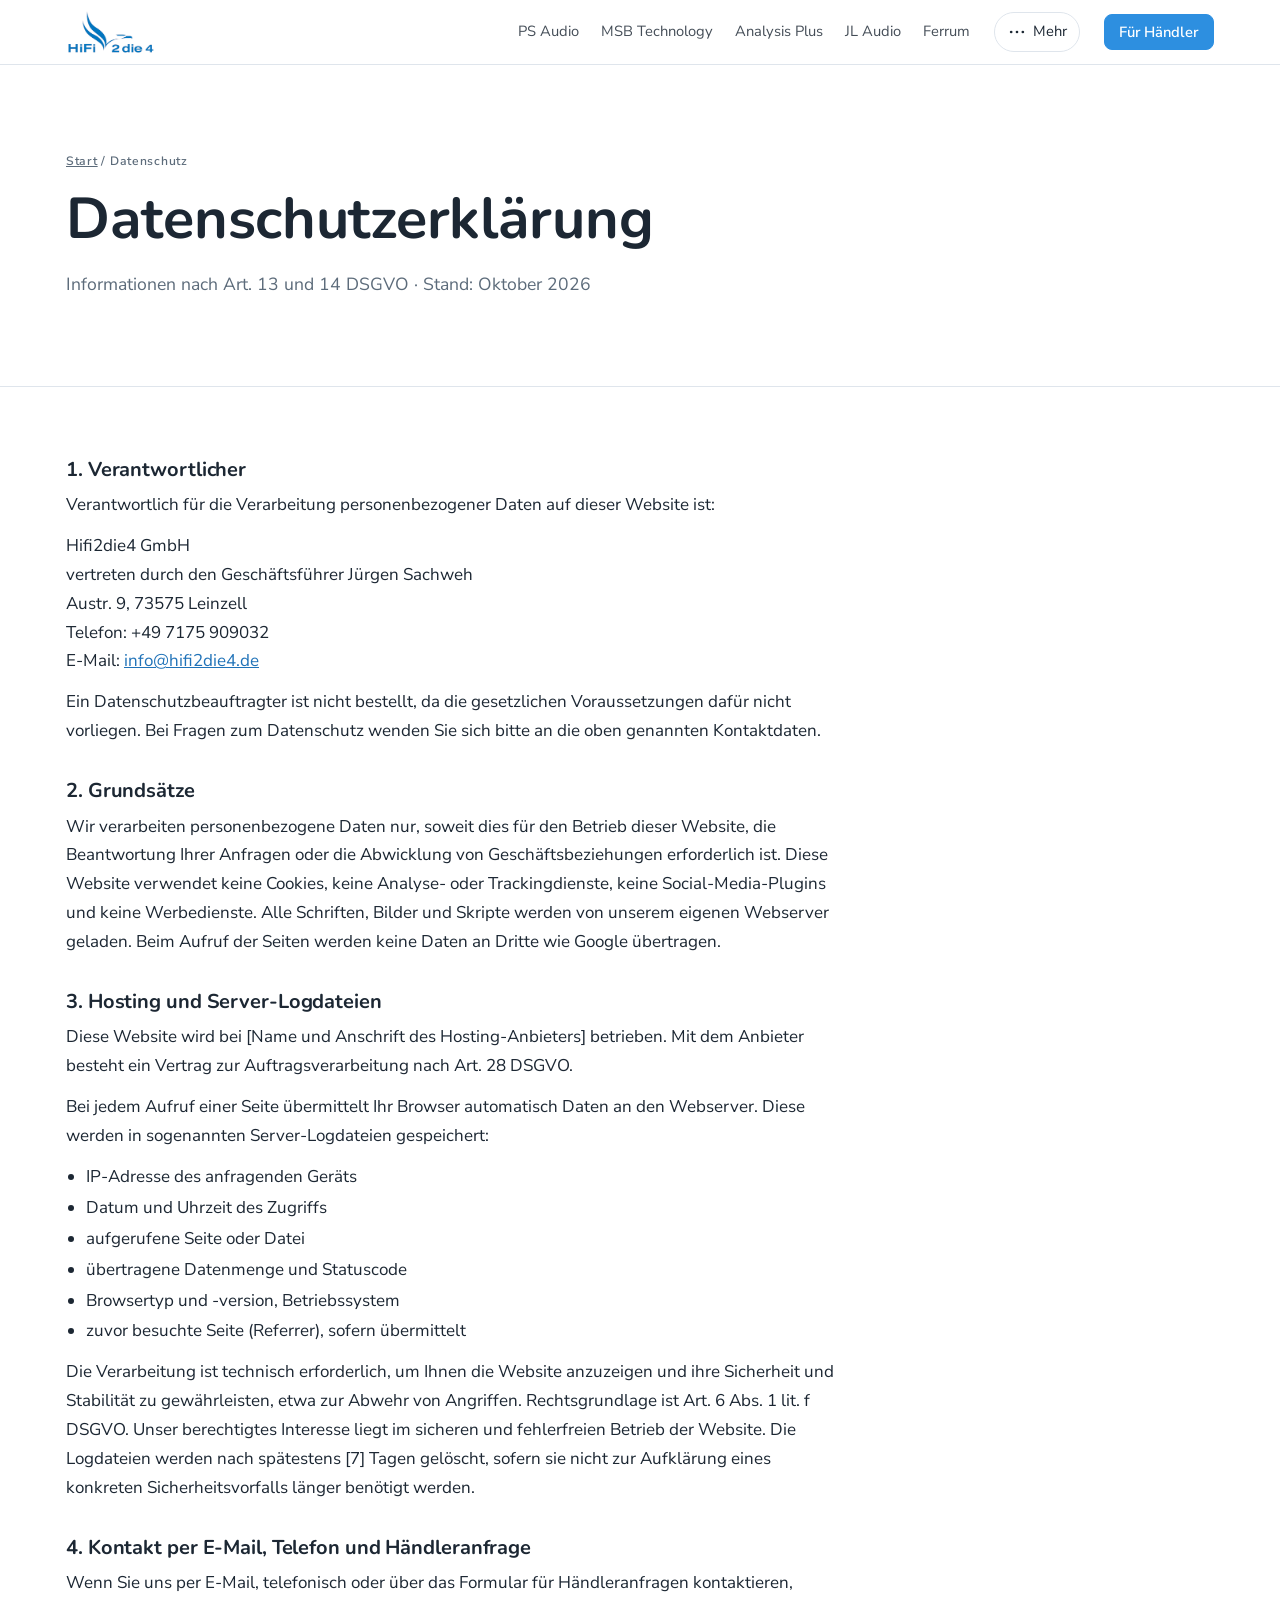
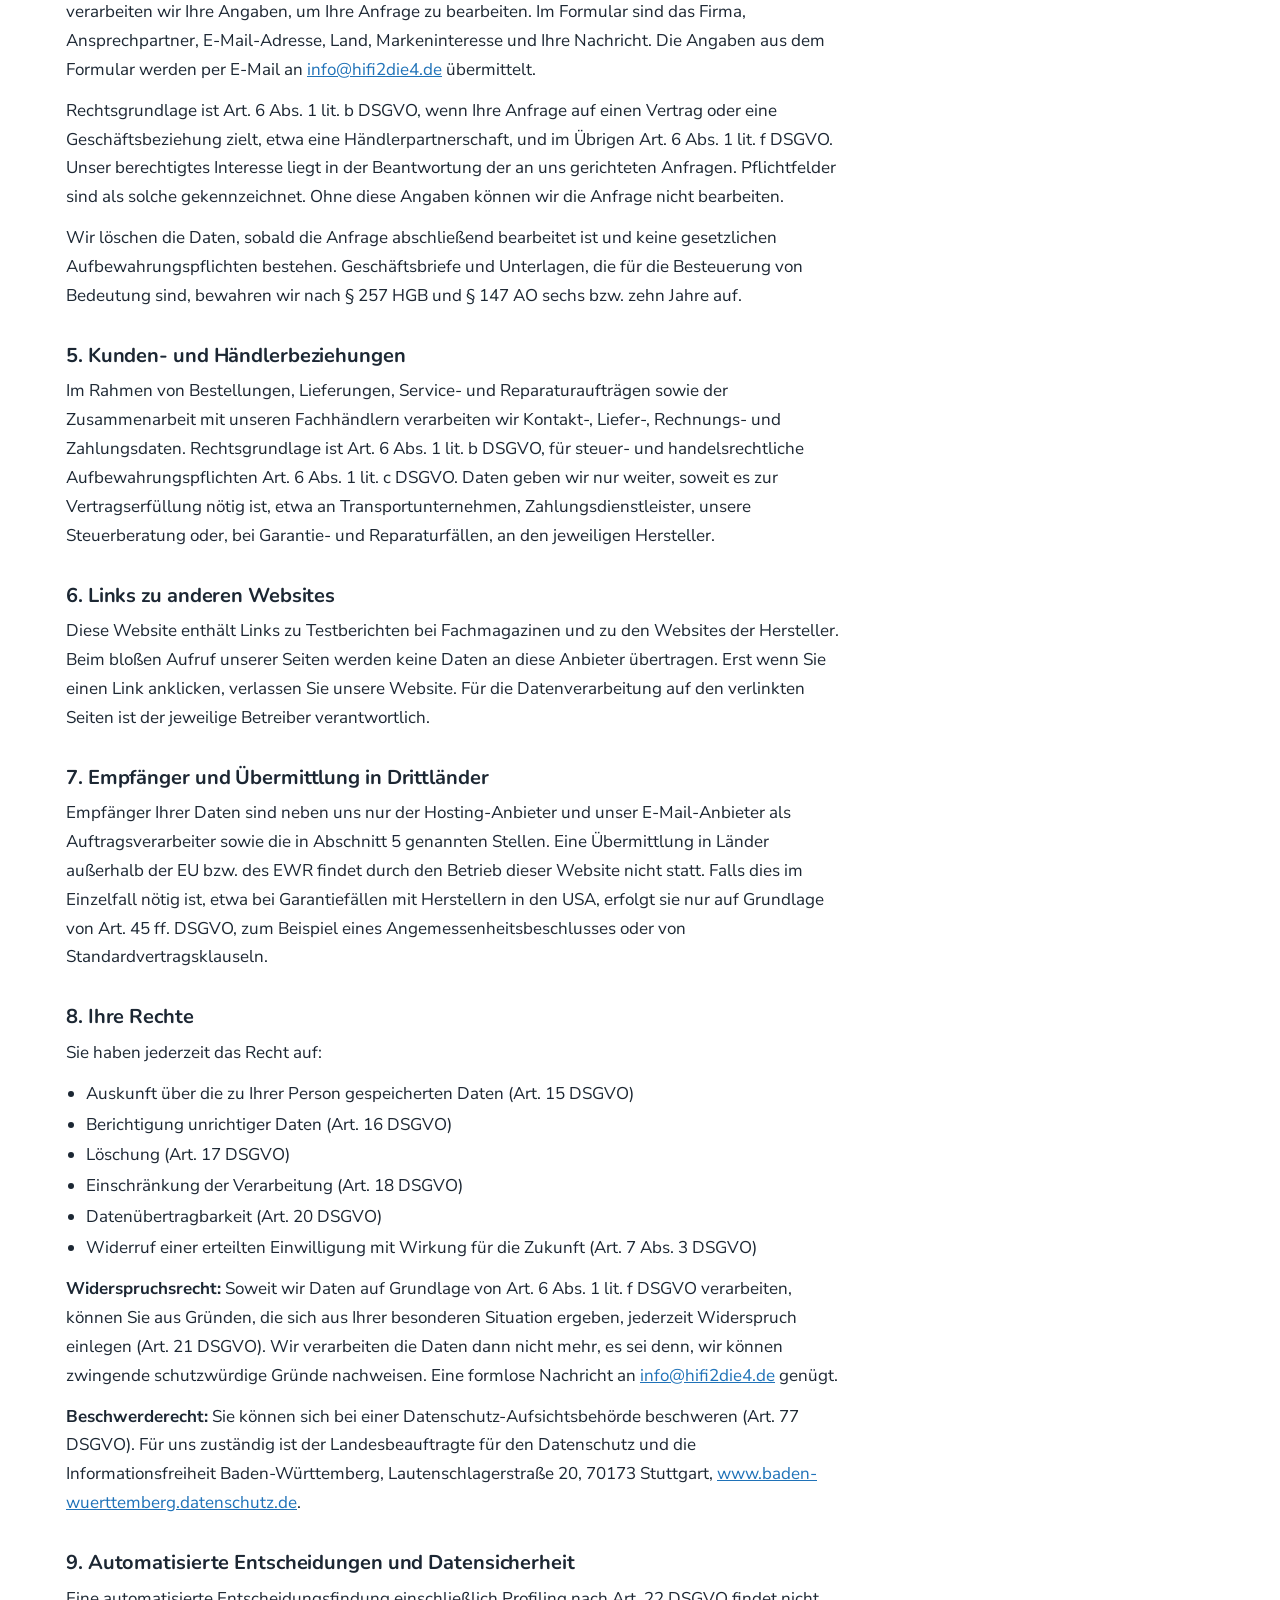
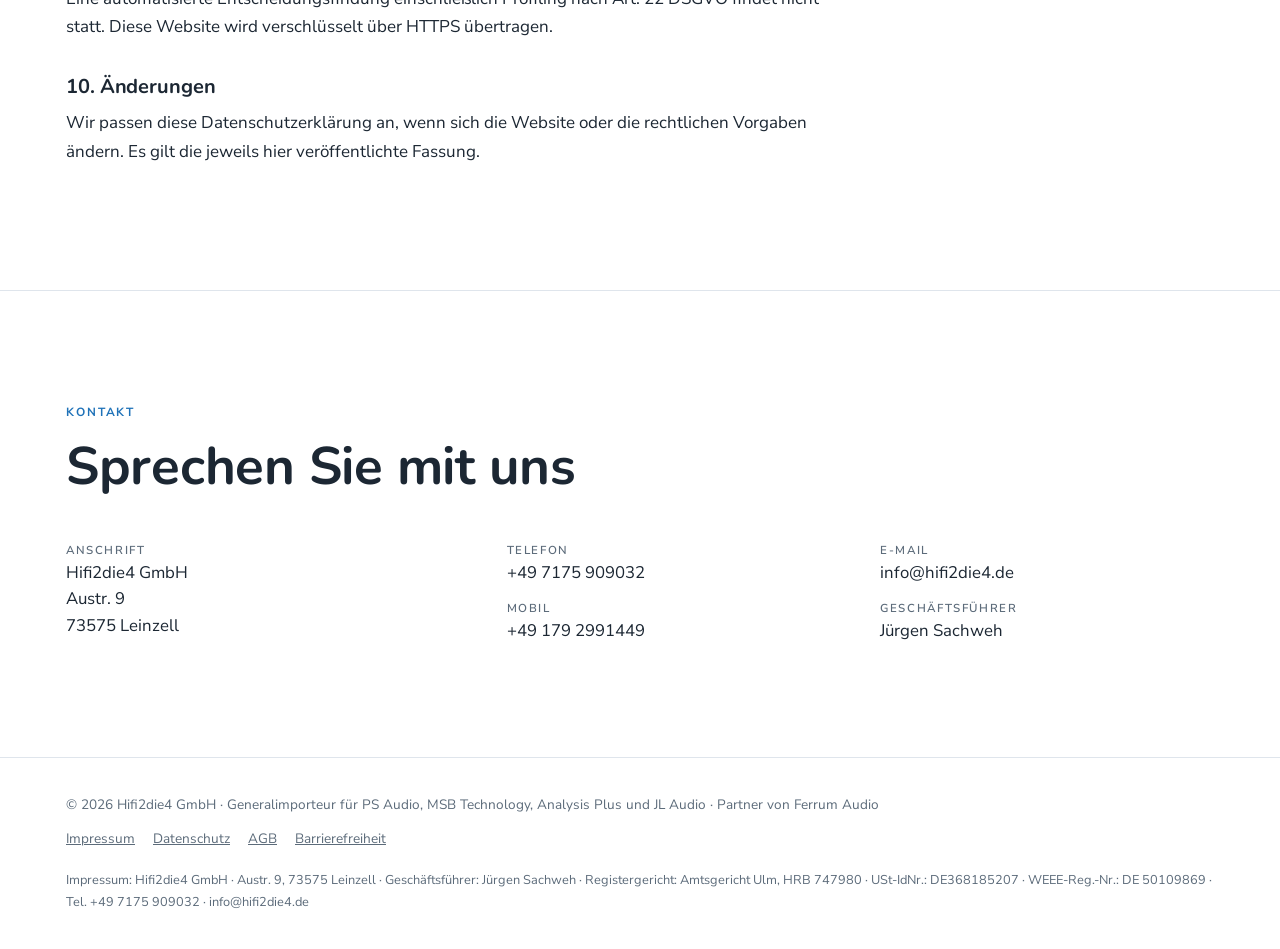
<file: datenschutz.html>
<!doctype html>
<html lang="de">
<head>
<meta name="robots" content="noindex, nofollow">
<meta charset="utf-8">
<meta name="viewport" content="width=device-width, initial-scale=1, viewport-fit=cover">
<title>Datenschutzerklärung · Hifi2Die4</title>
<meta name="description" content="Hifi2die4 GmbH: Generalimporteur für PS Audio, MSB Technology, Analysis Plus und JL Audio, Partner von Ferrum Audio. Vertrieb an den Fachhandel in Deutschland und Österreich.">
<link rel="preload" href="assets/fonts/nunito-sans-latin-wght-normal.woff2" as="font" type="font/woff2" crossorigin>
<link rel="stylesheet" href="assets/style.css?v=202610240816">
<style>body{margin:0}img{max-width:100%}[hidden]{display:none!important}</style>
</head>
<body>
<header class="top">
  <div class="wrap">
    <a class="brandmark" href="index.html" aria-label="Hifi2Die4 Startseite"><img src="assets/logo-crop.png" alt="HiFi 2 die 4"></a>
    <nav class="nav" aria-label="Hauptnavigation">
    <a href="ps-audio.html">PS Audio</a>
    <a href="msb-technology.html">MSB Technology</a>
    <a href="analysis-plus.html">Analysis Plus</a>
    <a href="jl-audio.html">JL Audio</a>
    <a href="ferrum-audio.html">Ferrum</a>
    </nav>
    <details class="more-menu">
      <summary aria-label="Weitere Seiten: Service, Testberichte, Kontakt"><span class="ico"><svg viewBox="0 0 24 24" aria-hidden="true"><circle cx="5" cy="12" r="1.6"/><circle cx="12" cy="12" r="1.6"/><circle cx="19" cy="12" r="1.6"/></svg></span><span class="lbl">Mehr</span></summary>
      <div class="menu-panel">
        <div class="menu-brands"><a href="ps-audio.html">PS Audio</a><a href="msb-technology.html">MSB Technology</a><a href="analysis-plus.html">Analysis Plus</a><a href="jl-audio.html">JL Audio</a><a href="ferrum-audio.html">Ferrum</a></div>
        <a href="index.html#service"><span class="ico"><svg viewBox="0 0 24 24" aria-hidden="true"><path d="M14.7 6.3a4 4 0 0 0-5.4 5.1L4 16.7V20h3.3l5.3-5.3a4 4 0 0 0 5.1-5.4l-2.6 2.6-2.4-.6-.6-2.4z"/></svg></span><span><strong>Service</strong><small>Probehören, Einstellhilfe, Reparatur</small></span></a>
        <a href="index.html#testberichte"><span class="ico"><svg viewBox="0 0 24 24" aria-hidden="true"><rect x="4" y="4" width="16" height="16" rx="3"/><path d="M8 9h8M8 13h8M8 17h5"/></svg></span><span><strong>Testberichte</strong><small>Tests aus der Fachpresse</small></span></a>
        <a href="#kontakt"><span class="ico"><svg viewBox="0 0 24 24" aria-hidden="true"><path d="M6.6 4h2.6l1.3 4-2 1.3a11 11 0 0 0 6.2 6.2l1.3-2 4 1.3v2.6A2 2 0 0 1 18 20 14 14 0 0 1 4 6a2 2 0 0 1 2.6-2z"/></svg></span><span><strong>Kontakt</strong><small>Telefon, E-Mail, Anschrift</small></span></a>
      </div>
    </details>
    <a class="btn" href="index.html#haendler">Für Händler</a>
  </div>
</header>
<main>
<div class="page-head legal-head">
  <div class="wrap">
    <div class="copy">
      <span class="crumbs"><a href="index.html">Start</a> / Datenschutz</span>
      <h1>Datenschutzerklärung</h1>
      <p>Informationen nach Art. 13 und 14 DSGVO · Stand: Oktober 2026</p>
    </div>
  </div>
</div>

<section class="legal-page">
  <div class="wrap prose">
    <h2>1. Verantwortlicher</h2>
    <p>Verantwortlich für die Verarbeitung personenbezogener Daten auf dieser Website ist:</p>
    <p>Hifi2die4 GmbH<br>vertreten durch den Geschäftsführer Jürgen Sachweh<br>Austr. 9, 73575 Leinzell<br>Telefon: +49 7175 909032<br>E-Mail: <a href="mailto:info@hifi2die4.de">info@hifi2die4.de</a></p>
    <p>Ein Datenschutzbeauftragter ist nicht bestellt, da die gesetzlichen Voraussetzungen dafür nicht vorliegen. Bei Fragen zum Datenschutz wenden Sie sich bitte an die oben genannten Kontaktdaten.</p>

    <h2>2. Grundsätze</h2>
    <p>Wir verarbeiten personenbezogene Daten nur, soweit dies für den Betrieb dieser Website, die Beantwortung Ihrer Anfragen oder die Abwicklung von Geschäftsbeziehungen erforderlich ist. Diese Website verwendet keine Cookies, keine Analyse- oder Trackingdienste, keine Social-Media-Plugins und keine Werbedienste. Alle Schriften, Bilder und Skripte werden von unserem eigenen Webserver geladen. Beim Aufruf der Seiten werden keine Daten an Dritte wie Google übertragen.</p>

    <h2>3. Hosting und Server-Logdateien</h2>
    <p>Diese Website wird bei [Name und Anschrift des Hosting-Anbieters] betrieben. Mit dem Anbieter besteht ein Vertrag zur Auftragsverarbeitung nach Art. 28 DSGVO.</p>
    <p>Bei jedem Aufruf einer Seite übermittelt Ihr Browser automatisch Daten an den Webserver. Diese werden in sogenannten Server-Logdateien gespeichert:</p>
    <ul>
      <li>IP-Adresse des anfragenden Geräts</li>
      <li>Datum und Uhrzeit des Zugriffs</li>
      <li>aufgerufene Seite oder Datei</li>
      <li>übertragene Datenmenge und Statuscode</li>
      <li>Browsertyp und -version, Betriebssystem</li>
      <li>zuvor besuchte Seite (Referrer), sofern übermittelt</li>
    </ul>
    <p>Die Verarbeitung ist technisch erforderlich, um Ihnen die Website anzuzeigen und ihre Sicherheit und Stabilität zu gewährleisten, etwa zur Abwehr von Angriffen. Rechtsgrundlage ist Art. 6 Abs. 1 lit. f DSGVO. Unser berechtigtes Interesse liegt im sicheren und fehlerfreien Betrieb der Website. Die Logdateien werden nach spätestens [7] Tagen gelöscht, sofern sie nicht zur Aufklärung eines konkreten Sicherheitsvorfalls länger benötigt werden.</p>

    <h2>4. Kontakt per E-Mail, Telefon und Händleranfrage</h2>
    <p>Wenn Sie uns per E-Mail, telefonisch oder über das Formular für Händleranfragen kontaktieren, verarbeiten wir Ihre Angaben, um Ihre Anfrage zu bearbeiten. Im Formular sind das Firma, Ansprechpartner, E-Mail-Adresse, Land, Markeninteresse und Ihre Nachricht. Die Angaben aus dem Formular werden per E-Mail an <a href="mailto:info@hifi2die4.de">info@hifi2die4.de</a> übermittelt.</p>
    <p>Rechtsgrundlage ist Art. 6 Abs. 1 lit. b DSGVO, wenn Ihre Anfrage auf einen Vertrag oder eine Geschäftsbeziehung zielt, etwa eine Händlerpartnerschaft, und im Übrigen Art. 6 Abs. 1 lit. f DSGVO. Unser berechtigtes Interesse liegt in der Beantwortung der an uns gerichteten Anfragen. Pflichtfelder sind als solche gekennzeichnet. Ohne diese Angaben können wir die Anfrage nicht bearbeiten.</p>
    <p>Wir löschen die Daten, sobald die Anfrage abschließend bearbeitet ist und keine gesetzlichen Aufbewahrungspflichten bestehen. Geschäftsbriefe und Unterlagen, die für die Besteuerung von Bedeutung sind, bewahren wir nach § 257 HGB und § 147 AO sechs bzw. zehn Jahre auf.</p>

    <h2>5. Kunden- und Händlerbeziehungen</h2>
    <p>Im Rahmen von Bestellungen, Lieferungen, Service- und Reparaturaufträgen sowie der Zusammenarbeit mit unseren Fachhändlern verarbeiten wir Kontakt-, Liefer-, Rechnungs- und Zahlungsdaten. Rechtsgrundlage ist Art. 6 Abs. 1 lit. b DSGVO, für steuer- und handelsrechtliche Aufbewahrungspflichten Art. 6 Abs. 1 lit. c DSGVO. Daten geben wir nur weiter, soweit es zur Vertragserfüllung nötig ist, etwa an Transportunternehmen, Zahlungsdienstleister, unsere Steuerberatung oder, bei Garantie- und Reparaturfällen, an den jeweiligen Hersteller.</p>

    <h2>6. Links zu anderen Websites</h2>
    <p>Diese Website enthält Links zu Testberichten bei Fachmagazinen und zu den Websites der Hersteller. Beim bloßen Aufruf unserer Seiten werden keine Daten an diese Anbieter übertragen. Erst wenn Sie einen Link anklicken, verlassen Sie unsere Website. Für die Datenverarbeitung auf den verlinkten Seiten ist der jeweilige Betreiber verantwortlich.</p>

    <h2>7. Empfänger und Übermittlung in Drittländer</h2>
    <p>Empfänger Ihrer Daten sind neben uns nur der Hosting-Anbieter und unser E-Mail-Anbieter als Auftragsverarbeiter sowie die in Abschnitt 5 genannten Stellen. Eine Übermittlung in Länder außerhalb der EU bzw. des EWR findet durch den Betrieb dieser Website nicht statt. Falls dies im Einzelfall nötig ist, etwa bei Garantiefällen mit Herstellern in den USA, erfolgt sie nur auf Grundlage von Art. 45 ff. DSGVO, zum Beispiel eines Angemessenheitsbeschlusses oder von Standardvertragsklauseln.</p>

    <h2>8. Ihre Rechte</h2>
    <p>Sie haben jederzeit das Recht auf:</p>
    <ul>
      <li>Auskunft über die zu Ihrer Person gespeicherten Daten (Art. 15 DSGVO)</li>
      <li>Berichtigung unrichtiger Daten (Art. 16 DSGVO)</li>
      <li>Löschung (Art. 17 DSGVO)</li>
      <li>Einschränkung der Verarbeitung (Art. 18 DSGVO)</li>
      <li>Datenübertragbarkeit (Art. 20 DSGVO)</li>
      <li>Widerruf einer erteilten Einwilligung mit Wirkung für die Zukunft (Art. 7 Abs. 3 DSGVO)</li>
    </ul>
    <p><strong>Widerspruchsrecht:</strong> Soweit wir Daten auf Grundlage von Art. 6 Abs. 1 lit. f DSGVO verarbeiten, können Sie aus Gründen, die sich aus Ihrer besonderen Situation ergeben, jederzeit Widerspruch einlegen (Art. 21 DSGVO). Wir verarbeiten die Daten dann nicht mehr, es sei denn, wir können zwingende schutzwürdige Gründe nachweisen. Eine formlose Nachricht an <a href="mailto:info@hifi2die4.de">info@hifi2die4.de</a> genügt.</p>
    <p><strong>Beschwerderecht:</strong> Sie können sich bei einer Datenschutz-Aufsichtsbehörde beschweren (Art. 77 DSGVO). Für uns zuständig ist der Landesbeauftragte für den Datenschutz und die Informationsfreiheit Baden-Württemberg, Lautenschlagerstraße 20, 70173 Stuttgart, <a href="https://www.baden-wuerttemberg.datenschutz.de" target="_blank" rel="noopener">www.baden-wuerttemberg.datenschutz.de</a>.</p>

    <h2>9. Automatisierte Entscheidungen und Datensicherheit</h2>
    <p>Eine automatisierte Entscheidungsfindung einschließlich Profiling nach Art. 22 DSGVO findet nicht statt. Diese Website wird verschlüsselt über HTTPS übertragen.</p>

    <h2>10. Änderungen</h2>
    <p>Wir passen diese Datenschutzerklärung an, wenn sich die Website oder die rechtlichen Vorgaben ändern. Es gilt die jeweils hier veröffentlichte Fassung.</p>
  </div>
</section>
<section id="kontakt" class="brand-ch">
  <div class="wrap">
    <div class="sec-head">
      <span class="eyebrow">Kontakt</span>
      <h2>Sprechen Sie mit uns</h2>
    </div>
    <div class="contact">
      <dl><div><dt>Anschrift</dt><dd>Hifi2die4 GmbH<br>Austr. 9<br>73575 Leinzell</dd></div></dl>
      <dl><div><dt>Telefon</dt><dd>+49 7175 909032</dd></div><div><dt>Mobil</dt><dd>+49 179 2991449</dd></div></dl>
      <dl><div><dt>E-Mail</dt><dd>info@hifi2die4.de</dd></div><div><dt>Geschäftsführer</dt><dd>Jürgen Sachweh</dd></div></dl>
    </div>
  </div>
</section>
</main>
<script>
(function(){var m=document.querySelector('.more-menu');if(!m)return;document.addEventListener('click',function(e){if(m.open&&(!m.contains(e.target)||e.target.closest('.menu-panel a')))m.open=false;});document.addEventListener('keydown',function(e){if(e.key==='Escape')m.open=false;});})();
document.addEventListener('click',function(e){var b=e.target.closest('.swatch');if(!b)return;var c=b.closest('.pcard'),w=c.querySelector('.pimg'),i=w.querySelector('img');i.src=b.dataset.img;w.classList.toggle('photo',!!b.dataset.photo);c.querySelectorAll('.swatch').forEach(function(x){x.setAttribute('aria-pressed',x===b?'true':'false');});});
</script>
<footer>
  <div class="wrap">
    <span>© 2026 Hifi2die4 GmbH · Generalimporteur für PS Audio, MSB Technology, Analysis Plus und JL Audio · Partner von Ferrum Audio</span>
    <nav aria-label="Rechtliches"><a href="impressum.html">Impressum</a><a href="datenschutz.html">Datenschutz</a><a href="agb.html">AGB</a><a href="barrierefreiheit.html">Barrierefreiheit</a></nav>
  </div>
  <div class="wrap legal">Impressum: Hifi2die4 GmbH · Austr. 9, 73575 Leinzell · Geschäftsführer: Jürgen Sachweh · Registergericht: Amtsgericht Ulm, HRB 747980 · USt-IdNr.: DE368185207 · WEEE-Reg.-Nr.: DE 50109869 · Tel. +49 7175 909032 · info@hifi2die4.de</div>
</footer>
</body>
</html>
</file>
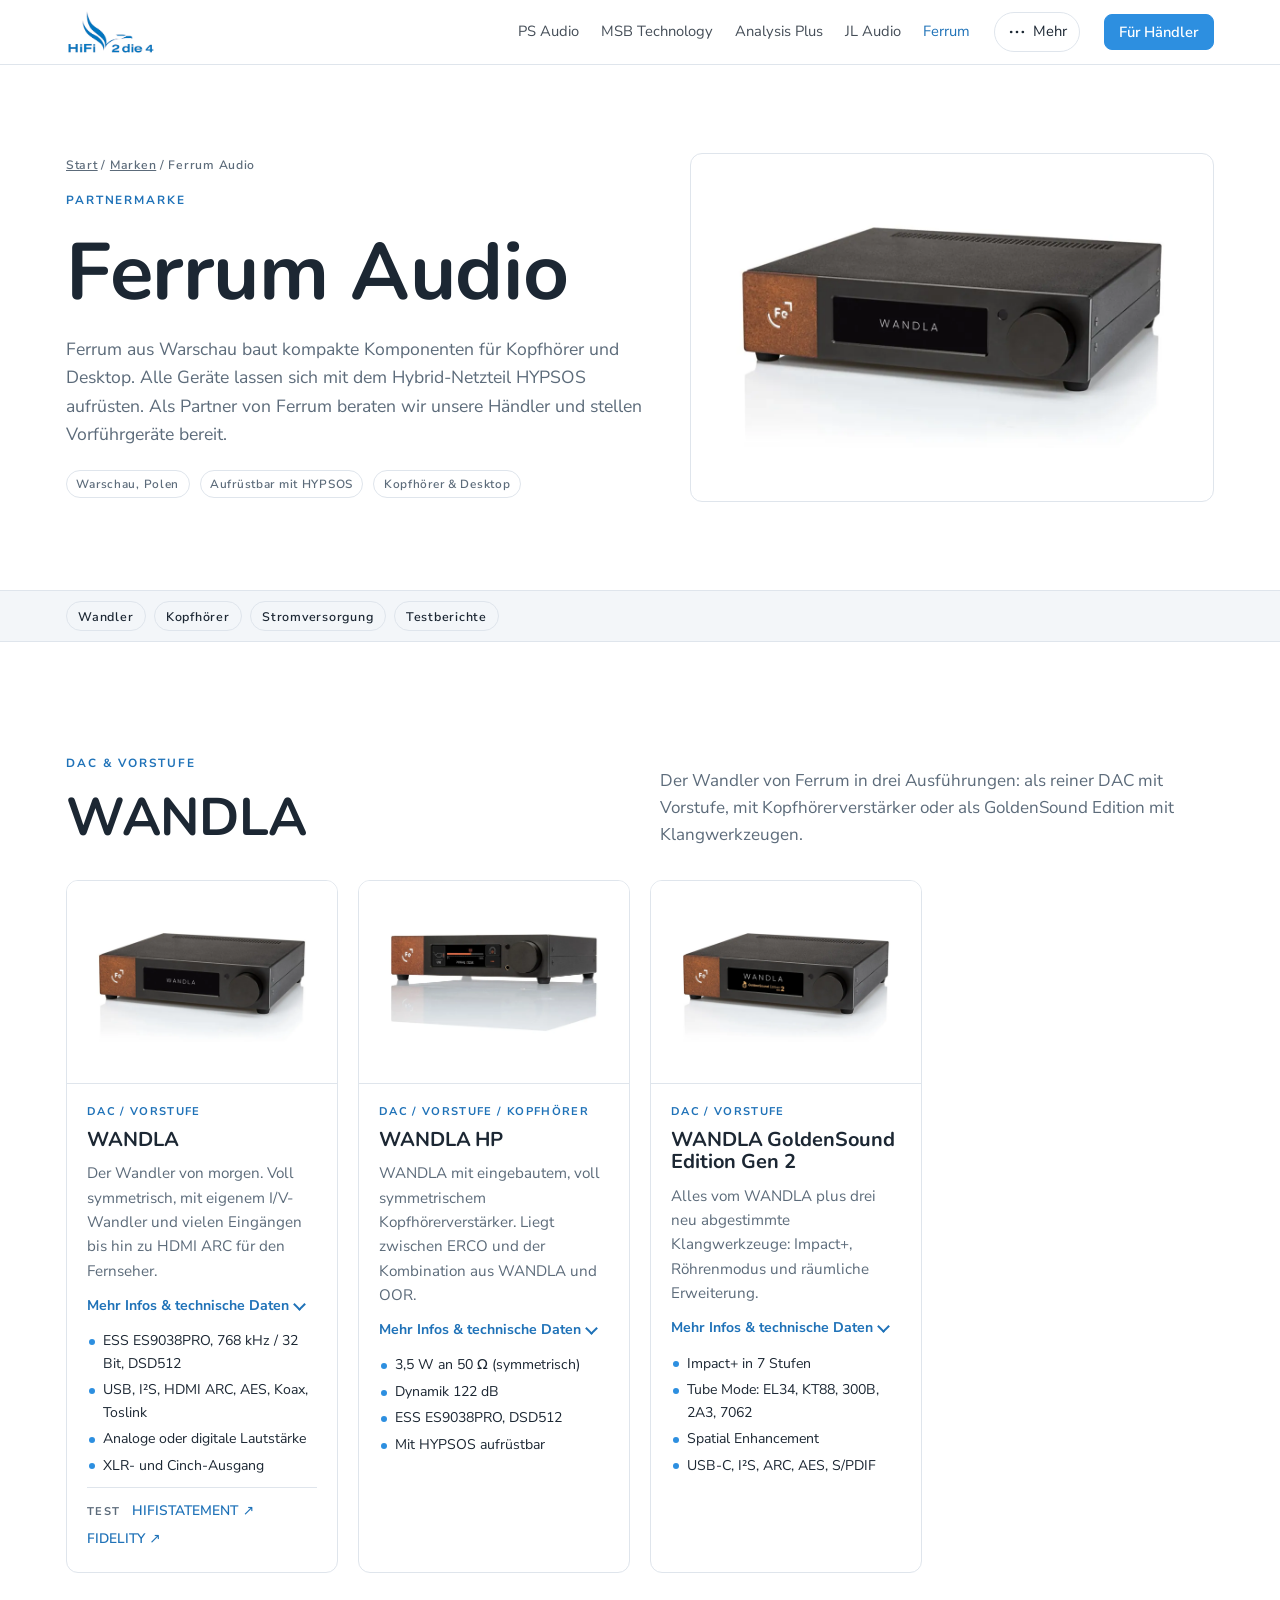
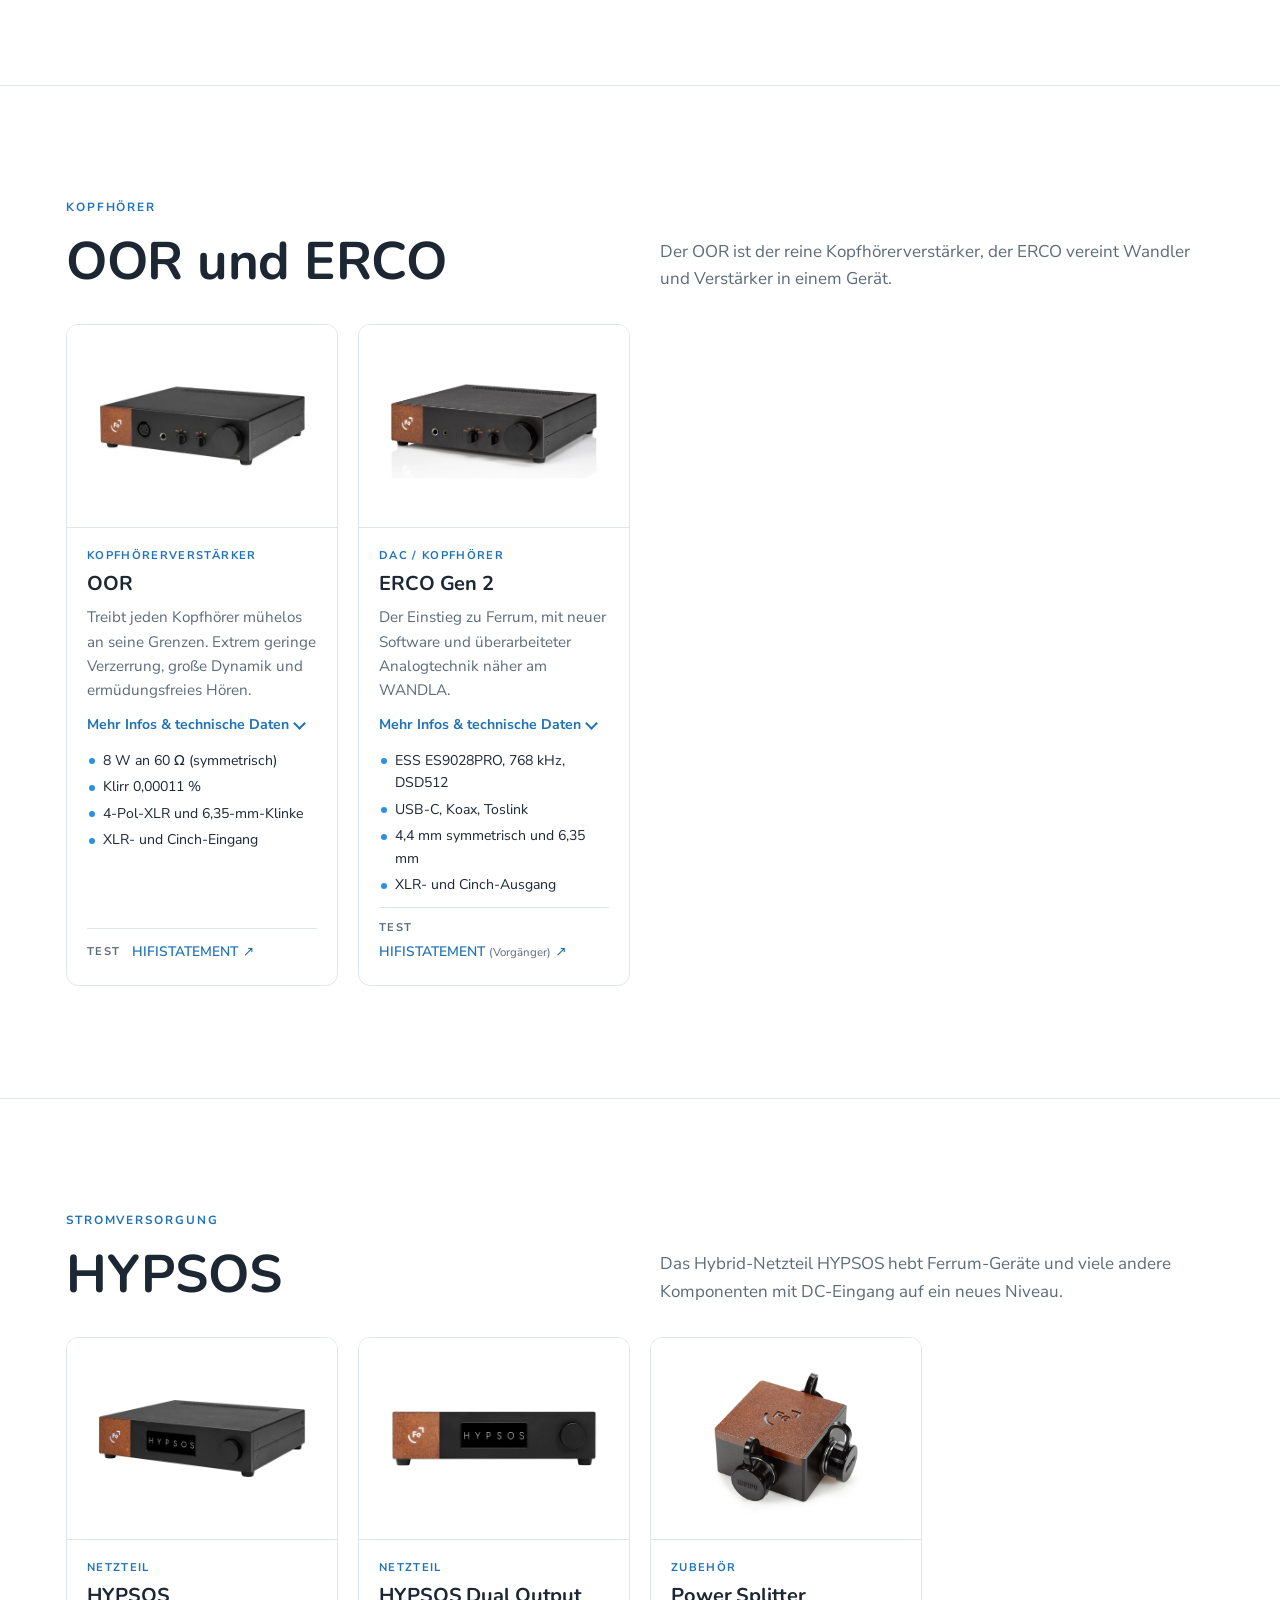
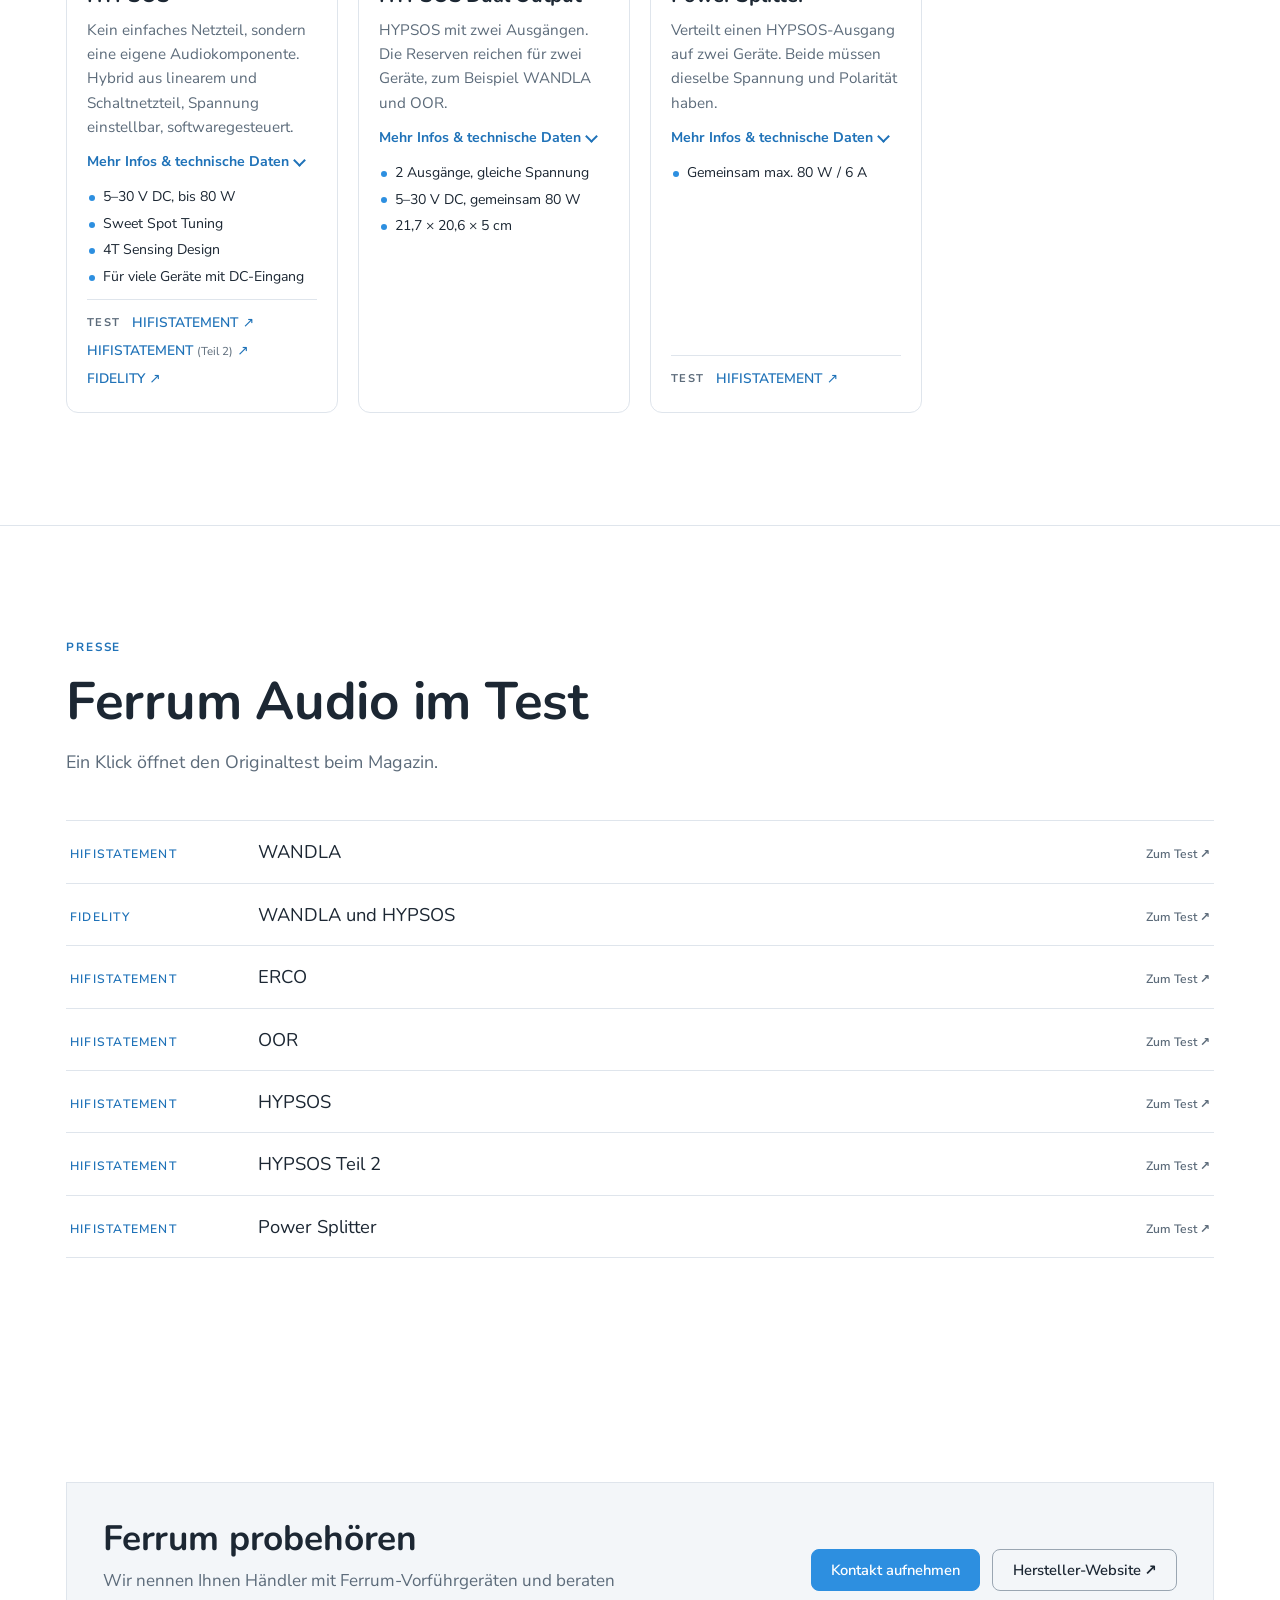
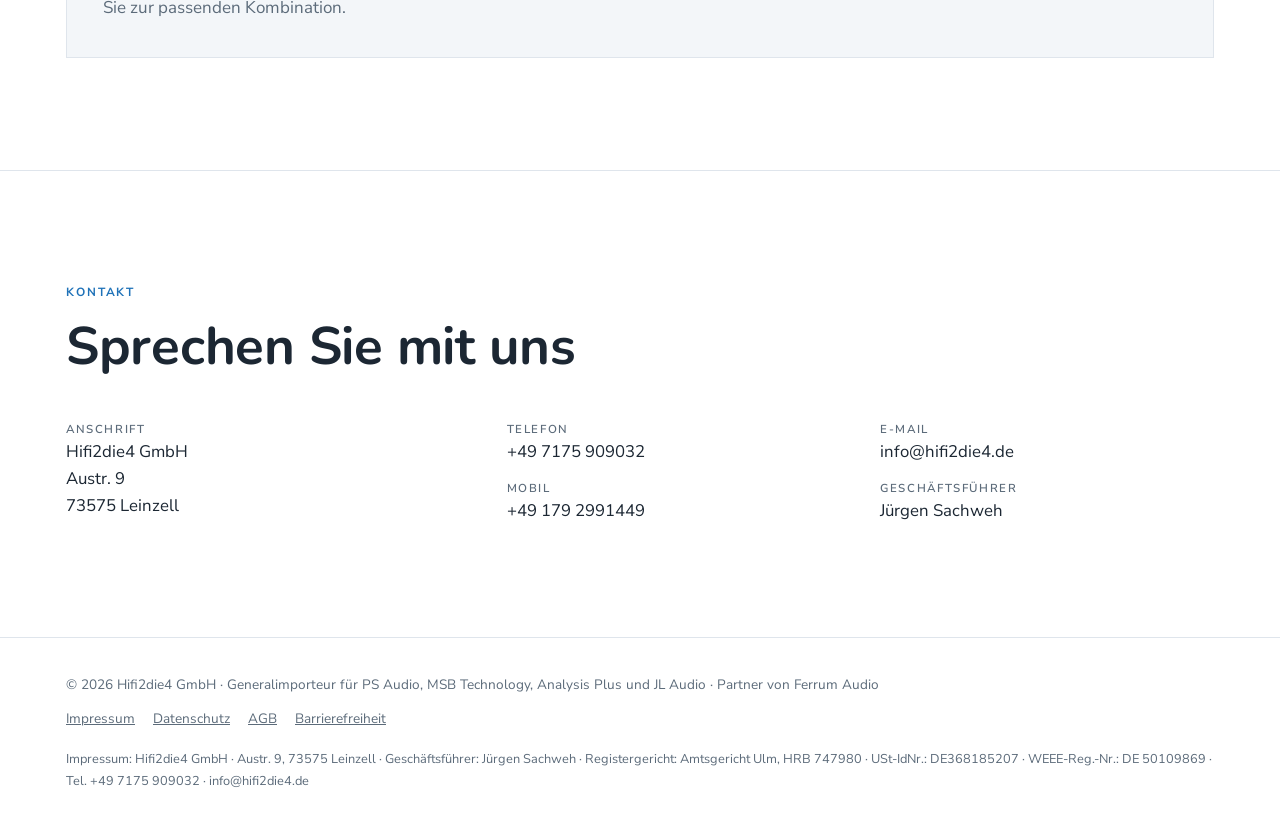
<file: ferrum-audio.html>
<!doctype html>
<html lang="de">
<head>
<meta name="robots" content="noindex, nofollow">
<meta charset="utf-8">
<meta name="viewport" content="width=device-width, initial-scale=1, viewport-fit=cover">
<title>Ferrum Audio · Hifi2Die4</title>
<meta name="description" content="Hifi2die4 GmbH: Generalimporteur für PS Audio, MSB Technology, Analysis Plus und JL Audio, Partner von Ferrum Audio. Vertrieb an den Fachhandel in Deutschland und Österreich.">
<link rel="preload" href="assets/fonts/nunito-sans-latin-wght-normal.woff2" as="font" type="font/woff2" crossorigin>
<link rel="stylesheet" href="assets/style.css?v=202610240816">
<style>body{margin:0}img{max-width:100%}[hidden]{display:none!important}</style>
</head>
<body>
<header class="top">
  <div class="wrap">
    <a class="brandmark" href="index.html" aria-label="Hifi2Die4 Startseite"><img src="assets/logo-crop.png" alt="HiFi 2 die 4"></a>
    <nav class="nav" aria-label="Hauptnavigation">
    <a href="ps-audio.html">PS Audio</a>
    <a href="msb-technology.html">MSB Technology</a>
    <a href="analysis-plus.html">Analysis Plus</a>
    <a href="jl-audio.html">JL Audio</a>
    <a href="ferrum-audio.html" aria-current="page">Ferrum</a>
    </nav>
    <details class="more-menu">
      <summary aria-label="Weitere Seiten: Service, Testberichte, Kontakt"><span class="ico"><svg viewBox="0 0 24 24" aria-hidden="true"><circle cx="5" cy="12" r="1.6"/><circle cx="12" cy="12" r="1.6"/><circle cx="19" cy="12" r="1.6"/></svg></span><span class="lbl">Mehr</span></summary>
      <div class="menu-panel">
        <div class="menu-brands"><a href="ps-audio.html">PS Audio</a><a href="msb-technology.html">MSB Technology</a><a href="analysis-plus.html">Analysis Plus</a><a href="jl-audio.html">JL Audio</a><a href="ferrum-audio.html">Ferrum</a></div>
        <a href="index.html#service"><span class="ico"><svg viewBox="0 0 24 24" aria-hidden="true"><path d="M14.7 6.3a4 4 0 0 0-5.4 5.1L4 16.7V20h3.3l5.3-5.3a4 4 0 0 0 5.1-5.4l-2.6 2.6-2.4-.6-.6-2.4z"/></svg></span><span><strong>Service</strong><small>Probehören, Einstellhilfe, Reparatur</small></span></a>
        <a href="index.html#testberichte"><span class="ico"><svg viewBox="0 0 24 24" aria-hidden="true"><rect x="4" y="4" width="16" height="16" rx="3"/><path d="M8 9h8M8 13h8M8 17h5"/></svg></span><span><strong>Testberichte</strong><small>Tests aus der Fachpresse</small></span></a>
        <a href="#kontakt"><span class="ico"><svg viewBox="0 0 24 24" aria-hidden="true"><path d="M6.6 4h2.6l1.3 4-2 1.3a11 11 0 0 0 6.2 6.2l1.3-2 4 1.3v2.6A2 2 0 0 1 18 20 14 14 0 0 1 4 6a2 2 0 0 1 2.6-2z"/></svg></span><span><strong>Kontakt</strong><small>Telefon, E-Mail, Anschrift</small></span></a>
      </div>
    </details>
    <a class="btn" href="index.html#haendler">Für Händler</a>
  </div>
</header>
<main>
<div class="page-head">
  <div class="wrap">
    <div class="copy">
      <span class="crumbs"><a href="index.html">Start</a> / <a href="index.html#marken">Marken</a> / Ferrum Audio</span>
      <span class="eyebrow">Partnermarke</span>
      <h1>Ferrum Audio</h1>
      <p>Ferrum aus Warschau baut kompakte Komponenten für Kopfhörer und Desktop. Alle Geräte lassen sich mit dem Hybrid-Netzteil HYPSOS aufrüsten. Als Partner von Ferrum beraten wir unsere Händler und stellen Vorführgeräte bereit.</p>
      <div class="mains"><span class="chip">Warschau, Polen</span><span class="chip">Aufrüstbar mit HYPSOS</span><span class="chip">Kopfhörer &amp; Desktop</span></div>
    </div>
    <div class="media pimg-head"><img src="assets/p/ferrum/wandla.webp" alt="Ferrum WANDLA"></div>
  </div>
</div>

<nav class="jump" aria-label="Bereiche">
  <div class="wrap">
    <a href="#wandler">Wandler</a><a href="#kopfhoerer">Kopfhörer</a><a href="#strom">Stromversorgung</a><a href="#tests">Testberichte</a>
  </div>
</nav>

<section id="wandler">
  <div class="wrap">
    <div class="series-head">
      <div class="sec-head" style="margin-bottom:0"><span class="eyebrow">DAC &amp; Vorstufe</span><h2>WANDLA</h2></div>
      <p>Der Wandler von Ferrum in drei Ausführungen: als reiner DAC mit Vorstufe, mit Kopfhörerverstärker oder als GoldenSound Edition mit Klangwerkzeugen.</p>
    </div>
    <div class="pgrid"><article class="pcard" id="wandla"><div class="pimg"><img src="assets/p/ferrum/wandla.webp" alt="WANDLA" loading="lazy"></div><div class="pbody"><span class="tag">DAC / Vorstufe</span><h3>WANDLA</h3><p>Der Wandler von morgen. Voll symmetrisch, mit eigenem I/V-Wandler und vielen Eingängen bis hin zu HDMI ARC für den Fernseher.</p><details class="pmore"><summary><span class="open">Mehr Infos &amp; technische Daten</span><span class="close">Weniger anzeigen</span></summary><p>WANDLA steht für den Wandler von morgen: Flaggschiff-Klang zu einem bisher ungewohnten Preis. Ferrum vergleicht ihn mit einem Formel-1-Motor, gebaut vom besten Team.</p><p>Der ESS Sabre ES9038PRO arbeitet mit einem neuen, selbst entwickelten Strom-Spannungs-Wandler und erreicht so Werte von Geräten, die ein Vielfaches kosten. Neben allen gängigen Digitaleingängen gibt es HDMI ARC für den Fernseher und I²S, kompatibel mit PS Audio. Mit HYPSOS lässt er sich weiter verbessern.</p><table class="pdata"><caption>Technische Daten</caption><tbody><tr><th scope="row">Wandler</th><td>ESS Sabre ES9038PRO mit Ferrum-I/V-Wandler</td></tr><tr><th scope="row">Formate</th><td>PCM bis 768 kHz / 32 Bit, DSD512, MQA</td></tr><tr><th scope="row">Digitaleingänge</th><td>USB, I²S (PS Audio kompatibel), HDMI ARC, AES/EBU, Koax, Toslink</td></tr><tr><th scope="row">Analogeingang</th><td>Cinch</td></tr><tr><th scope="row">Ausgänge</th><td>XLR 10 V, Cinch 5 V</td></tr><tr><th scope="row">Lautstärke</th><td>analog mit Bypass oder digital</td></tr><tr><th scope="row">Klirrfaktor</th><td>−121 dB (0,00009 %), THD+N −115 dB</td></tr><tr><th scope="row">Dynamikumfang</th><td>127 dB analog</td></tr><tr><th scope="row">Frequenzgang</th><td>10 Hz – 200 kHz (±0,1 dB)</td></tr><tr><th scope="row">Maße (B × T × H)</th><td>217 × 206 × 50 mm</td></tr><tr><th scope="row">Gewicht</th><td>1,8 kg</td></tr></tbody></table></details><ul><li>ESS ES9038PRO, 768 kHz / 32 Bit, DSD512</li><li>USB, I²S, HDMI ARC, AES, Koax, Toslink</li><li>Analoge oder digitale Lautstärke</li><li>XLR- und Cinch-Ausgang</li></ul><div class="ptests"><span class="lbl">Test</span><a href="https://www.hifistatement.net/tests/item/3634-ferrum-wandla" target="_blank" rel="noopener">HIFISTATEMENT</a><a href="https://www.fidelity-online.de/ferrum-wandla-und-hypsos/" target="_blank" rel="noopener">FIDELITY</a></div></div></article><article class="pcard" id="wandla-hp"><div class="pimg"><img src="assets/p/ferrum/wandla-hp.webp" alt="WANDLA HP" loading="lazy"></div><div class="pbody"><span class="tag">DAC / Vorstufe / Kopfhörer</span><h3>WANDLA HP</h3><p>WANDLA mit eingebautem, voll symmetrischem Kopfhörerverstärker. Liegt zwischen ERCO und der Kombination aus WANDLA und OOR.</p><details class="pmore"><summary><span class="open">Mehr Infos &amp; technische Daten</span><span class="close">Weniger anzeigen</span></summary><p>WANDLA HP ist im Kern ein WANDLA mit sehr gutem Kopfhörerverstärker. Er liegt zwischen dem Einsteiger ERCO und der Spitzenkombination aus WANDLA und OOR.</p><p>Alle Funktionen und Daten des WANDLA sind übernommen. Dazu kommt ein voll symmetrischer Kopfhörerverstärker, der klanglich nah an den OOR heranreicht, mit bis zu 3,5 Watt an 50 Ohm. Wie alle Ferrum-Geräte lässt er sich mit HYPSOS weiter aufwerten.</p><table class="pdata"><caption>Technische Daten</caption><tbody><tr><th scope="row">Kopfhörer symmetrisch</th><td>0,75 W an 300 Ω, 3,5 W an 50 Ω, 2,8 W an 32 Ω</td></tr><tr><th scope="row">Kopfhörer unsymmetrisch</th><td>0,2 W an 300 Ω, 1 W an 50 Ω, 1,4 W an 32 Ω</td></tr><tr><th scope="row">Wandler</th><td>ESS Sabre ES9038PRO, PCM bis 768 kHz, DSD512, MQA</td></tr><tr><th scope="row">Digitaleingänge</th><td>USB-C, I²S, HDMI ARC, AES/EBU, Koax, Toslink</td></tr><tr><th scope="row">Ausgänge</th><td>XLR 10 V, Cinch 5 V</td></tr><tr><th scope="row">Dynamikumfang Kopfhörer</th><td>122 dB</td></tr><tr><th scope="row">Maße (B × T × H)</th><td>217 × 206 × 50 mm</td></tr><tr><th scope="row">Gewicht</th><td>1,9 kg</td></tr></tbody></table></details><ul><li>3,5 W an 50 Ω (symmetrisch)</li><li>Dynamik 122 dB</li><li>ESS ES9038PRO, DSD512</li><li>Mit HYPSOS aufrüstbar</li></ul></div></article><article class="pcard" id="wandla-goldensound-edition"><div class="pimg"><img src="assets/p/ferrum/wandla-goldensound-edition.webp" alt="WANDLA GoldenSound Edition Gen 2" loading="lazy"></div><div class="pbody"><span class="tag">DAC / Vorstufe</span><h3>WANDLA GoldenSound Edition Gen 2</h3><p>Alles vom WANDLA plus drei neu abgestimmte Klangwerkzeuge: Impact+, Röhrenmodus und räumliche Erweiterung.</p><details class="pmore"><summary><span class="open">Mehr Infos &amp; technische Daten</span><span class="close">Weniger anzeigen</span></summary><p>Alle Stärken des EISA-prämierten WANDLA, dazu drei Klangfunktionen, die in der Gen 2 komplett überarbeitet wurden und jeweils eine eigene Ferrum-Abstimmung bekommen haben.</p><p>Impact+ gibt dem Bass mehr Druck, der Tube Mode bildet den Charakter klassischer Röhren wie EL34, KT88 oder 300B nach, und Spatial Enhancement erweitert die Bühne. Alle drei lassen sich fein dosieren oder abschalten.</p><table class="pdata"><caption>Technische Daten</caption><tbody><tr><th scope="row">Klangfunktionen</th><td>Impact+ (7 Stufen), Tube Mode (EL34, KT88, 300B, 2A3, 7062), Spatial Enhancement</td></tr><tr><th scope="row">Wandler</th><td>ESS Sabre ES9038PRO, PCM bis 768 kHz, DSD512</td></tr><tr><th scope="row">Digitaleingänge</th><td>USB-C, I²S, HDMI ARC, AES, Koax, Toslink</td></tr><tr><th scope="row">Ausgänge</th><td>XLR 8 V, Cinch 4 V</td></tr><tr><th scope="row">Klirrfaktor</th><td>−121 dB, THD+N −118 dB</td></tr><tr><th scope="row">Frequenzgang</th><td>10 Hz – 200 kHz (±0,1 dB)</td></tr><tr><th scope="row">Maße (B × T × H)</th><td>217 × 206 × 50 mm</td></tr><tr><th scope="row">Gewicht</th><td>1,8 kg</td></tr></tbody></table></details><ul><li>Impact+ in 7 Stufen</li><li>Tube Mode: EL34, KT88, 300B, 2A3, 7062</li><li>Spatial Enhancement</li><li>USB-C, I²S, ARC, AES, S/PDIF</li></ul></div></article></div>
  </div>
</section>

<section id="kopfhoerer" class="brand-ch">
  <div class="wrap">
    <div class="series-head">
      <div class="sec-head" style="margin-bottom:0"><span class="eyebrow">Kopfhörer</span><h2>OOR und ERCO</h2></div>
      <p>Der OOR ist der reine Kopfhörerverstärker, der ERCO vereint Wandler und Verstärker in einem Gerät.</p>
    </div>
    <div class="pgrid"><article class="pcard" id="oor"><div class="pimg"><img src="assets/p/ferrum/oor.webp" alt="OOR" loading="lazy"></div><div class="pbody"><span class="tag">Kopfhörerverstärker</span><h3>OOR</h3><p>Treibt jeden Kopfhörer mühelos an seine Grenzen. Extrem geringe Verzerrung, große Dynamik und ermüdungsfreies Hören.</p><details class="pmore"><summary><span class="open">Mehr Infos &amp; technische Daten</span><span class="close">Weniger anzeigen</span></summary><p>OOR treibt jeden Kopfhörer mühelos an seine Grenzen und bewahrt dabei den Kern der Musik. Sehr geringe Verzerrung, große Dynamik und viel Detail, ohne dass das Hören anstrengt.</p><p>Der voll symmetrische, analoge Verstärker nutzt eine eigene diskrete Endstufentechnik und liefert symmetrisch bis zu 8 Watt an 60 Ohm. Die Verstärkung ist in drei Stufen schaltbar. Zusammen mit HYPSOS spielt er sein volles Potenzial aus.</p><table class="pdata"><caption>Technische Daten</caption><tbody><tr><th scope="row">Leistung symmetrisch</th><td>1,6 W an 300 Ω, 8 W an 60 Ω</td></tr><tr><th scope="row">Leistung unsymmetrisch</th><td>0,4 W an 300 Ω, 2 W an 60 Ω</td></tr><tr><th scope="row">Eingänge</th><td>XLR, Cinch</td></tr><tr><th scope="row">Kopfhörerausgänge</th><td>4-Pin-XLR, 6,35-mm-Klinke</td></tr><tr><th scope="row">Verstärkung</th><td>3 Stufen</td></tr><tr><th scope="row">Klirrfaktor</th><td>0,00011 % (−119 dB)</td></tr><tr><th scope="row">Dynamikumfang</th><td>130 dB</td></tr><tr><th scope="row">Ausgangsimpedanz</th><td>&lt; 0,3 Ω</td></tr><tr><th scope="row">Maße (B × T × H)</th><td>217 × 206 × 50 mm</td></tr><tr><th scope="row">Gewicht</th><td>1,8 kg</td></tr></tbody></table></details><ul><li>8 W an 60 Ω (symmetrisch)</li><li>Klirr 0,00011 %</li><li>4-Pol-XLR und 6,35-mm-Klinke</li><li>XLR- und Cinch-Eingang</li></ul><div class="ptests"><span class="lbl">Test</span><a href="https://www.hifistatement.net/tests/item/3140-ferrum-oor" target="_blank" rel="noopener">HIFISTATEMENT</a></div></div></article><article class="pcard" id="erco-gen-2"><div class="pimg"><img src="assets/p/ferrum/erco-gen-2.webp" alt="ERCO Gen 2" loading="lazy"></div><div class="pbody"><span class="tag">DAC / Kopfhörer</span><h3>ERCO Gen 2</h3><p>Der Einstieg zu Ferrum, mit neuer Software und überarbeiteter Analogtechnik näher am WANDLA.</p><details class="pmore"><summary><span class="open">Mehr Infos &amp; technische Daten</span><span class="close">Weniger anzeigen</span></summary><p>Neu programmierte Software und wichtige Änderungen in der Analogtechnik bringen den Einstiegswandler von Ferrum näher an den WANDLA heran. Besitzer des ersten ERCO können ihr Gerät aufrüsten lassen.</p><p>In die Gen 2 sind Teile der HYPSOS-Technik und Erfahrungen aus OOR und WANDLA eingeflossen. Er ist DAC und Kopfhörerverstärker in einem, mit symmetrischem 4,4-mm-Ausgang und bis zu 6,1 Watt an 50 Ohm.</p><table class="pdata"><caption>Technische Daten</caption><tbody><tr><th scope="row">Wandler</th><td>ESS Sabre ES9028PRO, PCM bis 768 kHz, DSD512, MQA</td></tr><tr><th scope="row">Digitaleingänge</th><td>USB-C, Koax, Toslink</td></tr><tr><th scope="row">Kopfhörerausgänge</th><td>4,4 mm symmetrisch, 6,35 mm</td></tr><tr><th scope="row">Leistung symmetrisch</th><td>1,2 W an 300 Ω, 6,1 W an 50 Ω</td></tr><tr><th scope="row">Line-Ausgänge</th><td>XLR 4 V, Cinch 2 V</td></tr><tr><th scope="row">Dynamikumfang</th><td>129 dB analog</td></tr><tr><th scope="row">Frequenzgang</th><td>10 Hz – 30 kHz (±0,05 dB)</td></tr><tr><th scope="row">Maße (B × T × H)</th><td>217 × 206 × 50 mm</td></tr><tr><th scope="row">Gewicht</th><td>1,8 kg</td></tr></tbody></table></details><ul><li>ESS ES9028PRO, 768 kHz, DSD512</li><li>USB-C, Koax, Toslink</li><li>4,4 mm symmetrisch und 6,35 mm</li><li>XLR- und Cinch-Ausgang</li></ul><div class="ptests"><span class="lbl">Test</span><a href="https://www.hifistatement.net/tests/item/3257-ferrum-erco" target="_blank" rel="noopener">HIFISTATEMENT <small>(Vorgänger)</small></a></div></div></article></div>
  </div>
</section>

<section id="strom" class="brand-ch">
  <div class="wrap">
    <div class="series-head">
      <div class="sec-head" style="margin-bottom:0"><span class="eyebrow">Stromversorgung</span><h2>HYPSOS</h2></div>
      <p>Das Hybrid-Netzteil HYPSOS hebt Ferrum-Geräte und viele andere Komponenten mit DC-Eingang auf ein neues Niveau.</p>
    </div>
    <div class="pgrid"><article class="pcard" id="hypsos"><div class="pimg"><img src="assets/p/ferrum/hypsos.webp" alt="HYPSOS" loading="lazy"></div><div class="pbody"><span class="tag">Netzteil</span><h3>HYPSOS</h3><p>Kein einfaches Netzteil, sondern eine eigene Audiokomponente. Hybrid aus linearem und Schaltnetzteil, Spannung einstellbar, softwaregesteuert.</p><details class="pmore"><summary><span class="open">Mehr Infos &amp; technische Daten</span><span class="close">Weniger anzeigen</span></summary><p>HYPSOS ist kein einfaches Netzteil, sondern eine eigene Audiokomponente und für den Klang genauso wichtig wie jedes andere Gerät. Es ist softwaregesteuert und kann so später verbessert werden.</p><p>Der Hybridaufbau aus Linear- und Schaltnetzteil verbindet geringe Welligkeit und wenig Rauschen mit schneller Reaktion und hohem Wirkungsgrad. Die Ausgangsspannung ist von 5 bis 30 Volt einstellbar, Sweet Spot Tuning stimmt den Klang fein ab. Es versorgt Ferrum-Geräte und viele andere DACs und Verstärker.</p><table class="pdata"><caption>Technische Daten</caption><tbody><tr><th scope="row">Bauart</th><td>Hybrid aus Linear- und Schaltnetzteil</td></tr><tr><th scope="row">Ausgangsspannung</th><td>5 – 30 V DC, einstellbar</td></tr><tr><th scope="row">Leistung</th><td>80 W dauernd, 6 A, Impulse bis 9 A</td></tr><tr><th scope="row">Funktionen</th><td>Sweet Spot Tuning, 4T-Sensing, Polaritätsumschaltung, Trigger</td></tr><tr><th scope="row">Netzeingang</th><td>220 – 240 V, Kaltgerätebuchse mit EMV-Filter</td></tr><tr><th scope="row">Maße (B × T × H)</th><td>218 × 207 × 50 mm</td></tr><tr><th scope="row">Gewicht</th><td>2,9 kg</td></tr></tbody></table></details><ul><li>5–30 V DC, bis 80 W</li><li>Sweet Spot Tuning</li><li>4T Sensing Design</li><li>Für viele Geräte mit DC-Eingang</li></ul><div class="ptests"><span class="lbl">Test</span><a href="https://www.hifistatement.net/tests/item/2980-ferrum-hypsos" target="_blank" rel="noopener">HIFISTATEMENT</a><a href="https://www.hifistatement.net/tests/item/2953-ferrum-hypsos-teil-2" target="_blank" rel="noopener">HIFISTATEMENT <small>(Teil 2)</small></a><a href="https://www.fidelity-online.de/ferrum-wandla-und-hypsos/" target="_blank" rel="noopener">FIDELITY</a></div></div></article><article class="pcard" id="hypsos-dual-output"><div class="pimg"><img src="assets/p/ferrum/hypsos-dual-output.webp" alt="HYPSOS Dual Output" loading="lazy"></div><div class="pbody"><span class="tag">Netzteil</span><h3>HYPSOS Dual Output</h3><p>HYPSOS mit zwei Ausgängen. Die Reserven reichen für zwei Geräte, zum Beispiel WANDLA und OOR.</p><details class="pmore"><summary><span class="open">Mehr Infos &amp; technische Daten</span><span class="close">Weniger anzeigen</span></summary><p>HYPSOS hat so viele Reserven, dass es zwei Geräte gleichzeitig versorgen kann, solange beide dieselbe Spannung brauchen.</p><p>Deshalb gibt es HYPSOS mit zwei Ausgängen, etwa für OOR und WANDLA. So entfallen ein zusätzliches Gerät und Kabelsalat. Beide Ausgänge liefern zusammen bis zu 80 Watt Dauerleistung.</p><table class="pdata"><caption>Technische Daten</caption><tbody><tr><th scope="row">Ausgänge</th><td>2 × DC, gleiche Spannung</td></tr><tr><th scope="row">Ausgangsspannung</th><td>5 – 30 V DC</td></tr><tr><th scope="row">Leistung</th><td>80 W dauernd, 6 A gesamt</td></tr><tr><th scope="row">Netzeingang</th><td>220 – 240 V</td></tr><tr><th scope="row">Maße (B × T × H)</th><td>217 × 206 × 50 mm</td></tr><tr><th scope="row">Gewicht</th><td>3,05 kg</td></tr></tbody></table></details><ul><li>2 Ausgänge, gleiche Spannung</li><li>5–30 V DC, gemeinsam 80 W</li><li>21,7 × 20,6 × 5 cm</li></ul></div></article><article class="pcard" id="power-splitter"><div class="pimg"><img src="assets/p/ferrum/power-splitter.webp" alt="Power Splitter" loading="lazy"></div><div class="pbody"><span class="tag">Zubehör</span><h3>Power Splitter</h3><p>Verteilt einen HYPSOS-Ausgang auf zwei Geräte. Beide müssen dieselbe Spannung und Polarität haben.</p><details class="pmore"><summary><span class="open">Mehr Infos &amp; technische Daten</span><span class="close">Weniger anzeigen</span></summary><p>Viele Kunden wollten mit einem HYPSOS mehr als ein Gerät versorgen. Ferrum hat dafür den Power Splitter entwickelt.</p><p>Er teilt einen HYPSOS-Ausgang auf zwei Geräte auf. Wichtig ist, dass beide dieselbe Spannung und Polarität haben. Zusammen dürfen sie maximal 80 Watt und 6 Ampere aufnehmen.</p><table class="pdata"><caption>Technische Daten</caption><tbody><tr><th scope="row">Funktion</th><td>teilt einen HYPSOS-Ausgang auf zwei Geräte</td></tr><tr><th scope="row">Belastbarkeit</th><td>zusammen max. 80 W / 6 A</td></tr><tr><th scope="row">Voraussetzung</th><td>gleiche Spannung und Polarität</td></tr></tbody></table></details><ul><li>Gemeinsam max. 80 W / 6 A</li></ul><div class="ptests"><span class="lbl">Test</span><a href="https://www.hifistatement.net/tests/item/3493-ferrum-power-splitter" target="_blank" rel="noopener">HIFISTATEMENT</a></div></div></article></div>
  </div>
</section>

<section id="tests" class="brand-ch">
  <div class="wrap">
    <div class="sec-head">
      <span class="eyebrow">Presse</span>
      <h2>Ferrum Audio im Test</h2>
      <p class="lead">Ein Klick öffnet den Originaltest beim Magazin.</p>
    </div>
    <ul class="reviews">
      <li><a href="https://www.hifistatement.net/tests/item/3634-ferrum-wandla" target="_blank" rel="noopener"><span class="mag">HIFISTATEMENT</span><span class="dev">WANDLA</span><span class="go">Zum Test ↗</span></a></li>
      <li><a href="https://www.fidelity-online.de/ferrum-wandla-und-hypsos/" target="_blank" rel="noopener"><span class="mag">FIDELITY</span><span class="dev">WANDLA und HYPSOS</span><span class="go">Zum Test ↗</span></a></li>
      <li><a href="https://www.hifistatement.net/tests/item/3257-ferrum-erco" target="_blank" rel="noopener"><span class="mag">HIFISTATEMENT</span><span class="dev">ERCO</span><span class="go">Zum Test ↗</span></a></li>
      <li><a href="https://www.hifistatement.net/tests/item/3140-ferrum-oor" target="_blank" rel="noopener"><span class="mag">HIFISTATEMENT</span><span class="dev">OOR</span><span class="go">Zum Test ↗</span></a></li>
      <li><a href="https://www.hifistatement.net/tests/item/2980-ferrum-hypsos" target="_blank" rel="noopener"><span class="mag">HIFISTATEMENT</span><span class="dev">HYPSOS</span><span class="go">Zum Test ↗</span></a></li>
      <li><a href="https://www.hifistatement.net/tests/item/2953-ferrum-hypsos-teil-2" target="_blank" rel="noopener"><span class="mag">HIFISTATEMENT</span><span class="dev">HYPSOS Teil 2</span><span class="go">Zum Test ↗</span></a></li>
      <li><a href="https://www.hifistatement.net/tests/item/3493-ferrum-power-splitter" target="_blank" rel="noopener"><span class="mag">HIFISTATEMENT</span><span class="dev">Power Splitter</span><span class="go">Zum Test ↗</span></a></li>
    </ul>
  </div>
</section>

<section>
  <div class="wrap">
    <div class="cta">
      <div><h2>Ferrum probehören</h2><p>Wir nennen Ihnen Händler mit Ferrum-Vorführgeräten und beraten Sie zur passenden Kombination.</p></div>
      <div class="actions"><a class="btn" href="#kontakt">Kontakt aufnehmen</a><a class="btn ghost" href="https://ferrum.audio/" target="_blank" rel="noopener">Hersteller-Website ↗</a></div>
    </div>
  </div>
</section>

<section id="kontakt" class="brand-ch">
  <div class="wrap">
    <div class="sec-head">
      <span class="eyebrow">Kontakt</span>
      <h2>Sprechen Sie mit uns</h2>
    </div>
    <div class="contact">
      <dl><div><dt>Anschrift</dt><dd>Hifi2die4 GmbH<br>Austr. 9<br>73575 Leinzell</dd></div></dl>
      <dl><div><dt>Telefon</dt><dd>+49 7175 909032</dd></div><div><dt>Mobil</dt><dd>+49 179 2991449</dd></div></dl>
      <dl><div><dt>E-Mail</dt><dd>info@hifi2die4.de</dd></div><div><dt>Geschäftsführer</dt><dd>Jürgen Sachweh</dd></div></dl>
    </div>
  </div>
</section>
</main>
<script>
(function(){var m=document.querySelector('.more-menu');if(!m)return;document.addEventListener('click',function(e){if(m.open&&(!m.contains(e.target)||e.target.closest('.menu-panel a')))m.open=false;});document.addEventListener('keydown',function(e){if(e.key==='Escape')m.open=false;});})();
document.addEventListener('click',function(e){var b=e.target.closest('.swatch');if(!b)return;var c=b.closest('.pcard'),w=c.querySelector('.pimg'),i=w.querySelector('img');i.src=b.dataset.img;w.classList.toggle('photo',!!b.dataset.photo);c.querySelectorAll('.swatch').forEach(function(x){x.setAttribute('aria-pressed',x===b?'true':'false');});});
</script>
<footer>
  <div class="wrap">
    <span>© 2026 Hifi2die4 GmbH · Generalimporteur für PS Audio, MSB Technology, Analysis Plus und JL Audio · Partner von Ferrum Audio</span>
    <nav aria-label="Rechtliches"><a href="impressum.html">Impressum</a><a href="datenschutz.html">Datenschutz</a><a href="agb.html">AGB</a><a href="barrierefreiheit.html">Barrierefreiheit</a></nav>
  </div>
  <div class="wrap legal">Impressum: Hifi2die4 GmbH · Austr. 9, 73575 Leinzell · Geschäftsführer: Jürgen Sachweh · Registergericht: Amtsgericht Ulm, HRB 747980 · USt-IdNr.: DE368185207 · WEEE-Reg.-Nr.: DE 50109869 · Tel. +49 7175 909032 · info@hifi2die4.de</div>
</footer>
</body>
</html>
</file>
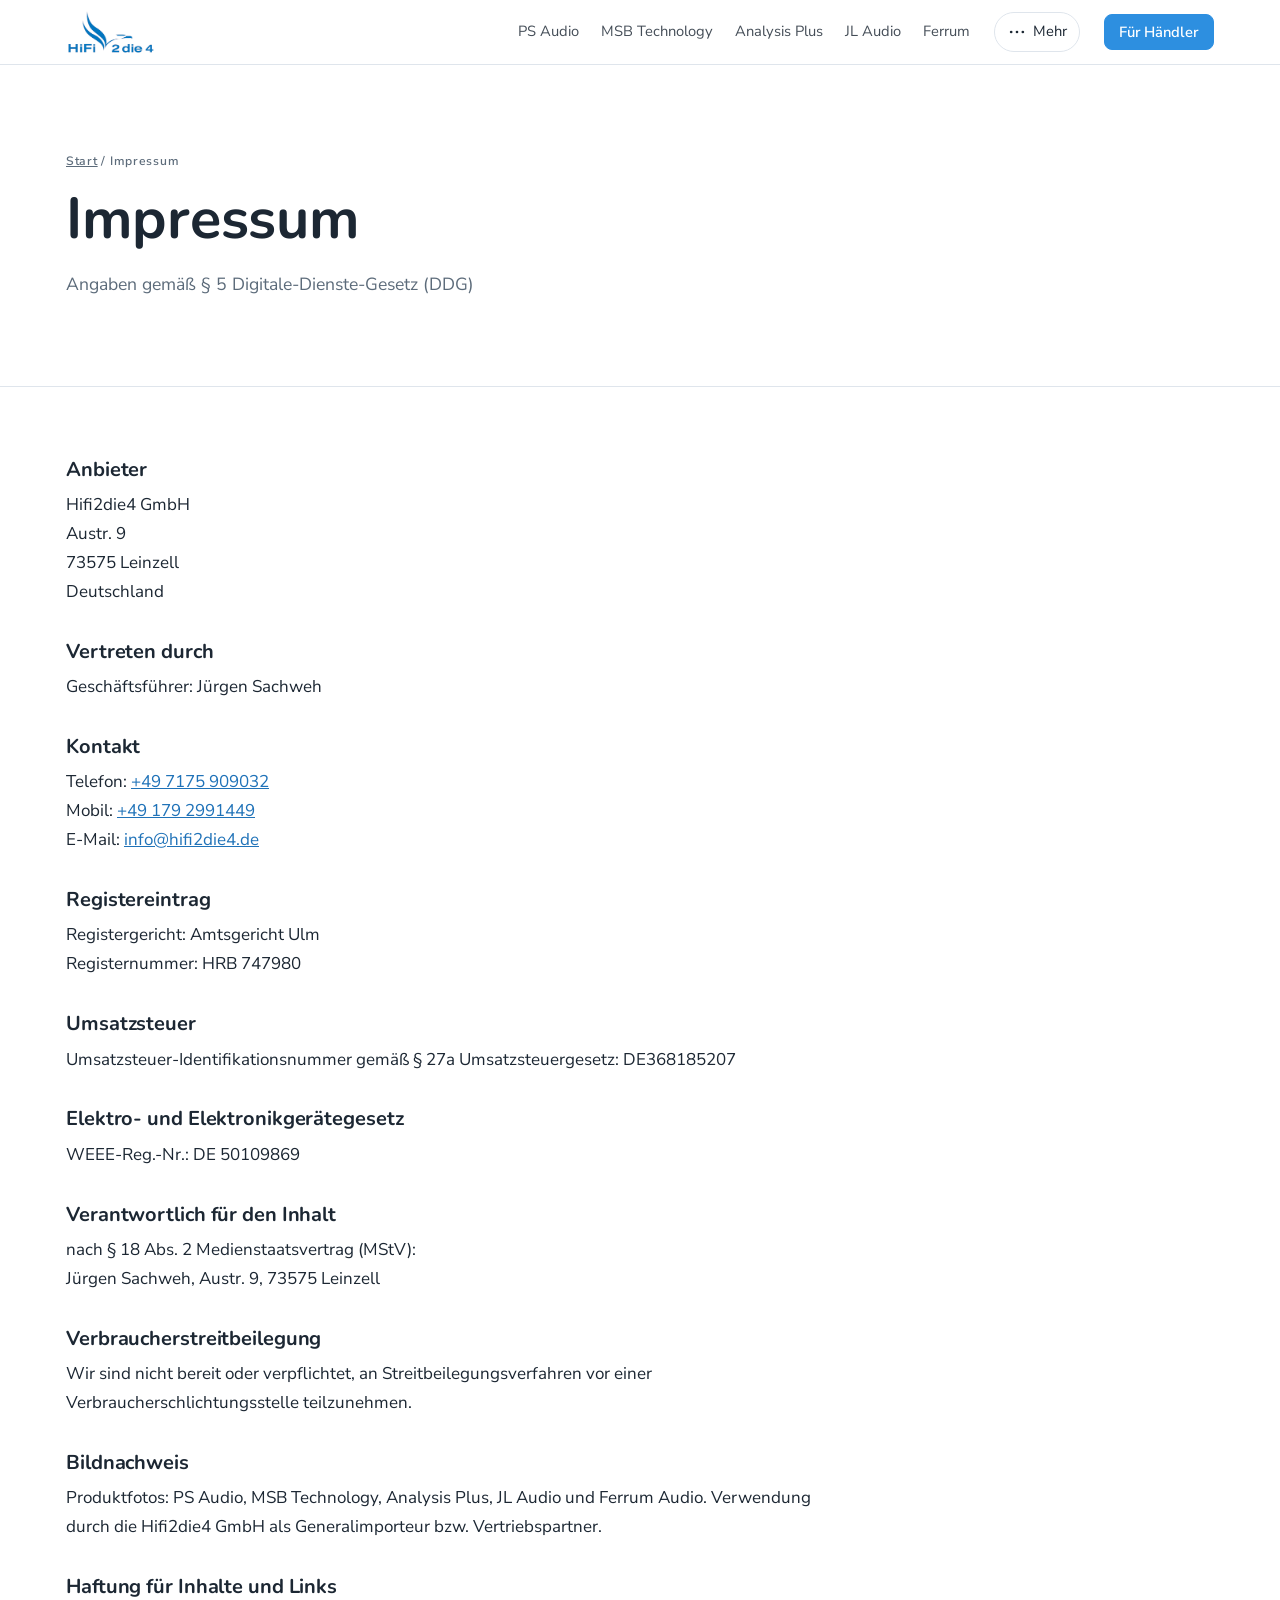
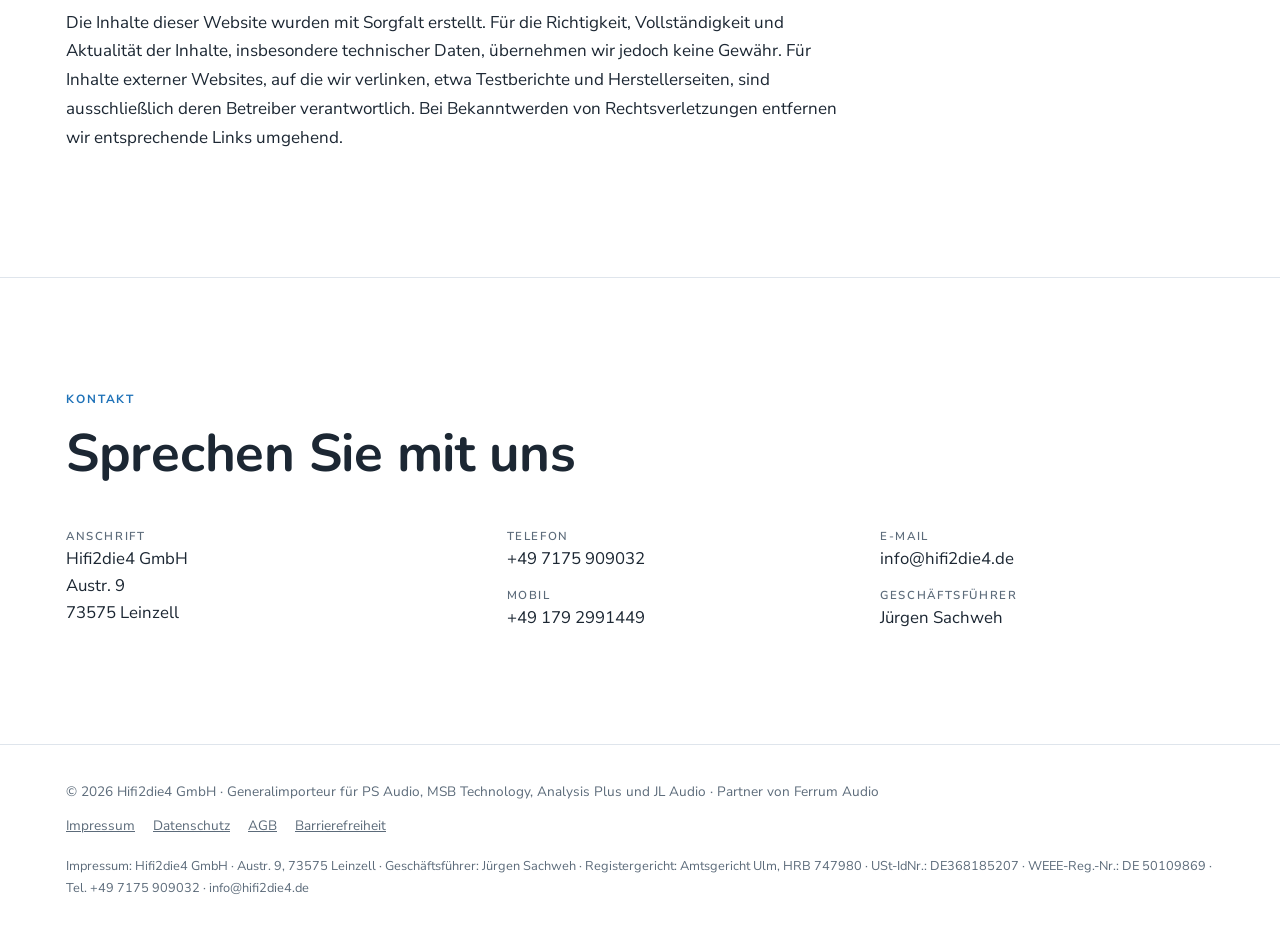
<file: impressum.html>
<!doctype html>
<html lang="de">
<head>
<meta name="robots" content="noindex, nofollow">
<meta charset="utf-8">
<meta name="viewport" content="width=device-width, initial-scale=1, viewport-fit=cover">
<title>Impressum · Hifi2Die4</title>
<meta name="description" content="Hifi2die4 GmbH: Generalimporteur für PS Audio, MSB Technology, Analysis Plus und JL Audio, Partner von Ferrum Audio. Vertrieb an den Fachhandel in Deutschland und Österreich.">
<link rel="preload" href="assets/fonts/nunito-sans-latin-wght-normal.woff2" as="font" type="font/woff2" crossorigin>
<link rel="stylesheet" href="assets/style.css?v=202610240816">
<style>body{margin:0}img{max-width:100%}[hidden]{display:none!important}</style>
</head>
<body>
<header class="top">
  <div class="wrap">
    <a class="brandmark" href="index.html" aria-label="Hifi2Die4 Startseite"><img src="assets/logo-crop.png" alt="HiFi 2 die 4"></a>
    <nav class="nav" aria-label="Hauptnavigation">
    <a href="ps-audio.html">PS Audio</a>
    <a href="msb-technology.html">MSB Technology</a>
    <a href="analysis-plus.html">Analysis Plus</a>
    <a href="jl-audio.html">JL Audio</a>
    <a href="ferrum-audio.html">Ferrum</a>
    </nav>
    <details class="more-menu">
      <summary aria-label="Weitere Seiten: Service, Testberichte, Kontakt"><span class="ico"><svg viewBox="0 0 24 24" aria-hidden="true"><circle cx="5" cy="12" r="1.6"/><circle cx="12" cy="12" r="1.6"/><circle cx="19" cy="12" r="1.6"/></svg></span><span class="lbl">Mehr</span></summary>
      <div class="menu-panel">
        <div class="menu-brands"><a href="ps-audio.html">PS Audio</a><a href="msb-technology.html">MSB Technology</a><a href="analysis-plus.html">Analysis Plus</a><a href="jl-audio.html">JL Audio</a><a href="ferrum-audio.html">Ferrum</a></div>
        <a href="index.html#service"><span class="ico"><svg viewBox="0 0 24 24" aria-hidden="true"><path d="M14.7 6.3a4 4 0 0 0-5.4 5.1L4 16.7V20h3.3l5.3-5.3a4 4 0 0 0 5.1-5.4l-2.6 2.6-2.4-.6-.6-2.4z"/></svg></span><span><strong>Service</strong><small>Probehören, Einstellhilfe, Reparatur</small></span></a>
        <a href="index.html#testberichte"><span class="ico"><svg viewBox="0 0 24 24" aria-hidden="true"><rect x="4" y="4" width="16" height="16" rx="3"/><path d="M8 9h8M8 13h8M8 17h5"/></svg></span><span><strong>Testberichte</strong><small>Tests aus der Fachpresse</small></span></a>
        <a href="#kontakt"><span class="ico"><svg viewBox="0 0 24 24" aria-hidden="true"><path d="M6.6 4h2.6l1.3 4-2 1.3a11 11 0 0 0 6.2 6.2l1.3-2 4 1.3v2.6A2 2 0 0 1 18 20 14 14 0 0 1 4 6a2 2 0 0 1 2.6-2z"/></svg></span><span><strong>Kontakt</strong><small>Telefon, E-Mail, Anschrift</small></span></a>
      </div>
    </details>
    <a class="btn" href="index.html#haendler">Für Händler</a>
  </div>
</header>
<main>
<div class="page-head legal-head">
  <div class="wrap">
    <div class="copy">
      <span class="crumbs"><a href="index.html">Start</a> / Impressum</span>
      <h1>Impressum</h1>
      <p>Angaben gemäß § 5 Digitale-Dienste-Gesetz (DDG)</p>
    </div>
  </div>
</div>

<section class="legal-page">
  <div class="wrap prose">
    <h2>Anbieter</h2>
    <p>Hifi2die4 GmbH<br>Austr. 9<br>73575 Leinzell<br>Deutschland</p>

    <h2>Vertreten durch</h2>
    <p>Geschäftsführer: Jürgen Sachweh</p>

    <h2>Kontakt</h2>
    <p>Telefon: <a href="tel:+497175909032">+49 7175 909032</a><br>Mobil: <a href="tel:+491792991449">+49 179 2991449</a><br>E-Mail: <a href="mailto:info@hifi2die4.de">info@hifi2die4.de</a></p>

    <h2>Registereintrag</h2>
    <p>Registergericht: Amtsgericht Ulm<br>Registernummer: HRB 747980</p>

    <h2>Umsatzsteuer</h2>
    <p>Umsatzsteuer-Identifikationsnummer gemäß § 27a Umsatzsteuergesetz: DE368185207</p>

    <h2>Elektro- und Elektronikgerätegesetz</h2>
    <p>WEEE-Reg.-Nr.: DE 50109869</p>

    <h2>Verantwortlich für den Inhalt</h2>
    <p>nach § 18 Abs. 2 Medienstaatsvertrag (MStV):<br>Jürgen Sachweh, Austr. 9, 73575 Leinzell</p>

    <h2>Verbraucherstreitbeilegung</h2>
    <p>Wir sind nicht bereit oder verpflichtet, an Streitbeilegungsverfahren vor einer Verbraucherschlichtungsstelle teilzunehmen.</p>

    <h2>Bildnachweis</h2>
    <p>Produktfotos: PS Audio, MSB Technology, Analysis Plus, JL Audio und Ferrum Audio. Verwendung durch die Hifi2die4 GmbH als Generalimporteur bzw. Vertriebspartner.</p>

    <h2>Haftung für Inhalte und Links</h2>
    <p>Die Inhalte dieser Website wurden mit Sorgfalt erstellt. Für die Richtigkeit, Vollständigkeit und Aktualität der Inhalte, insbesondere technischer Daten, übernehmen wir jedoch keine Gewähr. Für Inhalte externer Websites, auf die wir verlinken, etwa Testberichte und Herstellerseiten, sind ausschließlich deren Betreiber verantwortlich. Bei Bekanntwerden von Rechtsverletzungen entfernen wir entsprechende Links umgehend.</p>
  </div>
</section>
<section id="kontakt" class="brand-ch">
  <div class="wrap">
    <div class="sec-head">
      <span class="eyebrow">Kontakt</span>
      <h2>Sprechen Sie mit uns</h2>
    </div>
    <div class="contact">
      <dl><div><dt>Anschrift</dt><dd>Hifi2die4 GmbH<br>Austr. 9<br>73575 Leinzell</dd></div></dl>
      <dl><div><dt>Telefon</dt><dd>+49 7175 909032</dd></div><div><dt>Mobil</dt><dd>+49 179 2991449</dd></div></dl>
      <dl><div><dt>E-Mail</dt><dd>info@hifi2die4.de</dd></div><div><dt>Geschäftsführer</dt><dd>Jürgen Sachweh</dd></div></dl>
    </div>
  </div>
</section>
</main>
<script>
(function(){var m=document.querySelector('.more-menu');if(!m)return;document.addEventListener('click',function(e){if(m.open&&(!m.contains(e.target)||e.target.closest('.menu-panel a')))m.open=false;});document.addEventListener('keydown',function(e){if(e.key==='Escape')m.open=false;});})();
document.addEventListener('click',function(e){var b=e.target.closest('.swatch');if(!b)return;var c=b.closest('.pcard'),w=c.querySelector('.pimg'),i=w.querySelector('img');i.src=b.dataset.img;w.classList.toggle('photo',!!b.dataset.photo);c.querySelectorAll('.swatch').forEach(function(x){x.setAttribute('aria-pressed',x===b?'true':'false');});});
</script>
<footer>
  <div class="wrap">
    <span>© 2026 Hifi2die4 GmbH · Generalimporteur für PS Audio, MSB Technology, Analysis Plus und JL Audio · Partner von Ferrum Audio</span>
    <nav aria-label="Rechtliches"><a href="impressum.html">Impressum</a><a href="datenschutz.html">Datenschutz</a><a href="agb.html">AGB</a><a href="barrierefreiheit.html">Barrierefreiheit</a></nav>
  </div>
  <div class="wrap legal">Impressum: Hifi2die4 GmbH · Austr. 9, 73575 Leinzell · Geschäftsführer: Jürgen Sachweh · Registergericht: Amtsgericht Ulm, HRB 747980 · USt-IdNr.: DE368185207 · WEEE-Reg.-Nr.: DE 50109869 · Tel. +49 7175 909032 · info@hifi2die4.de</div>
</footer>
</body>
</html>
</file>
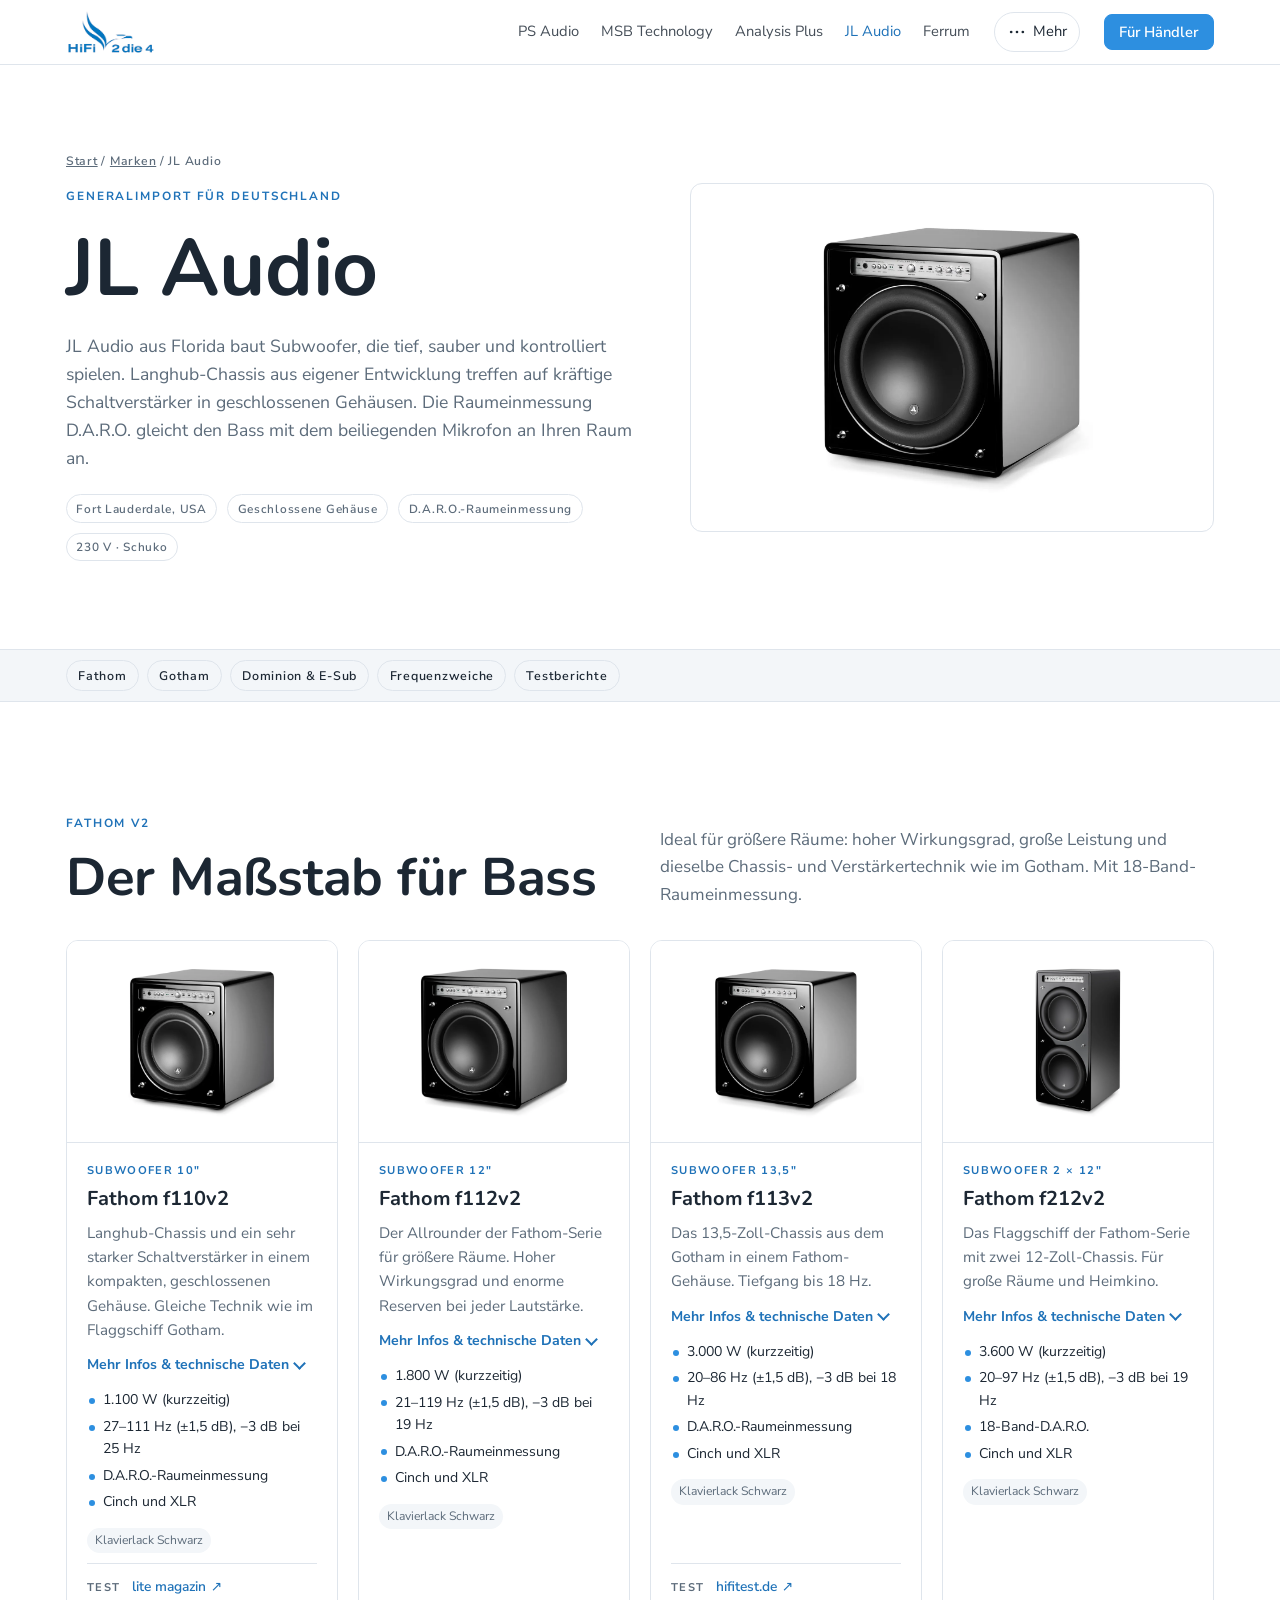
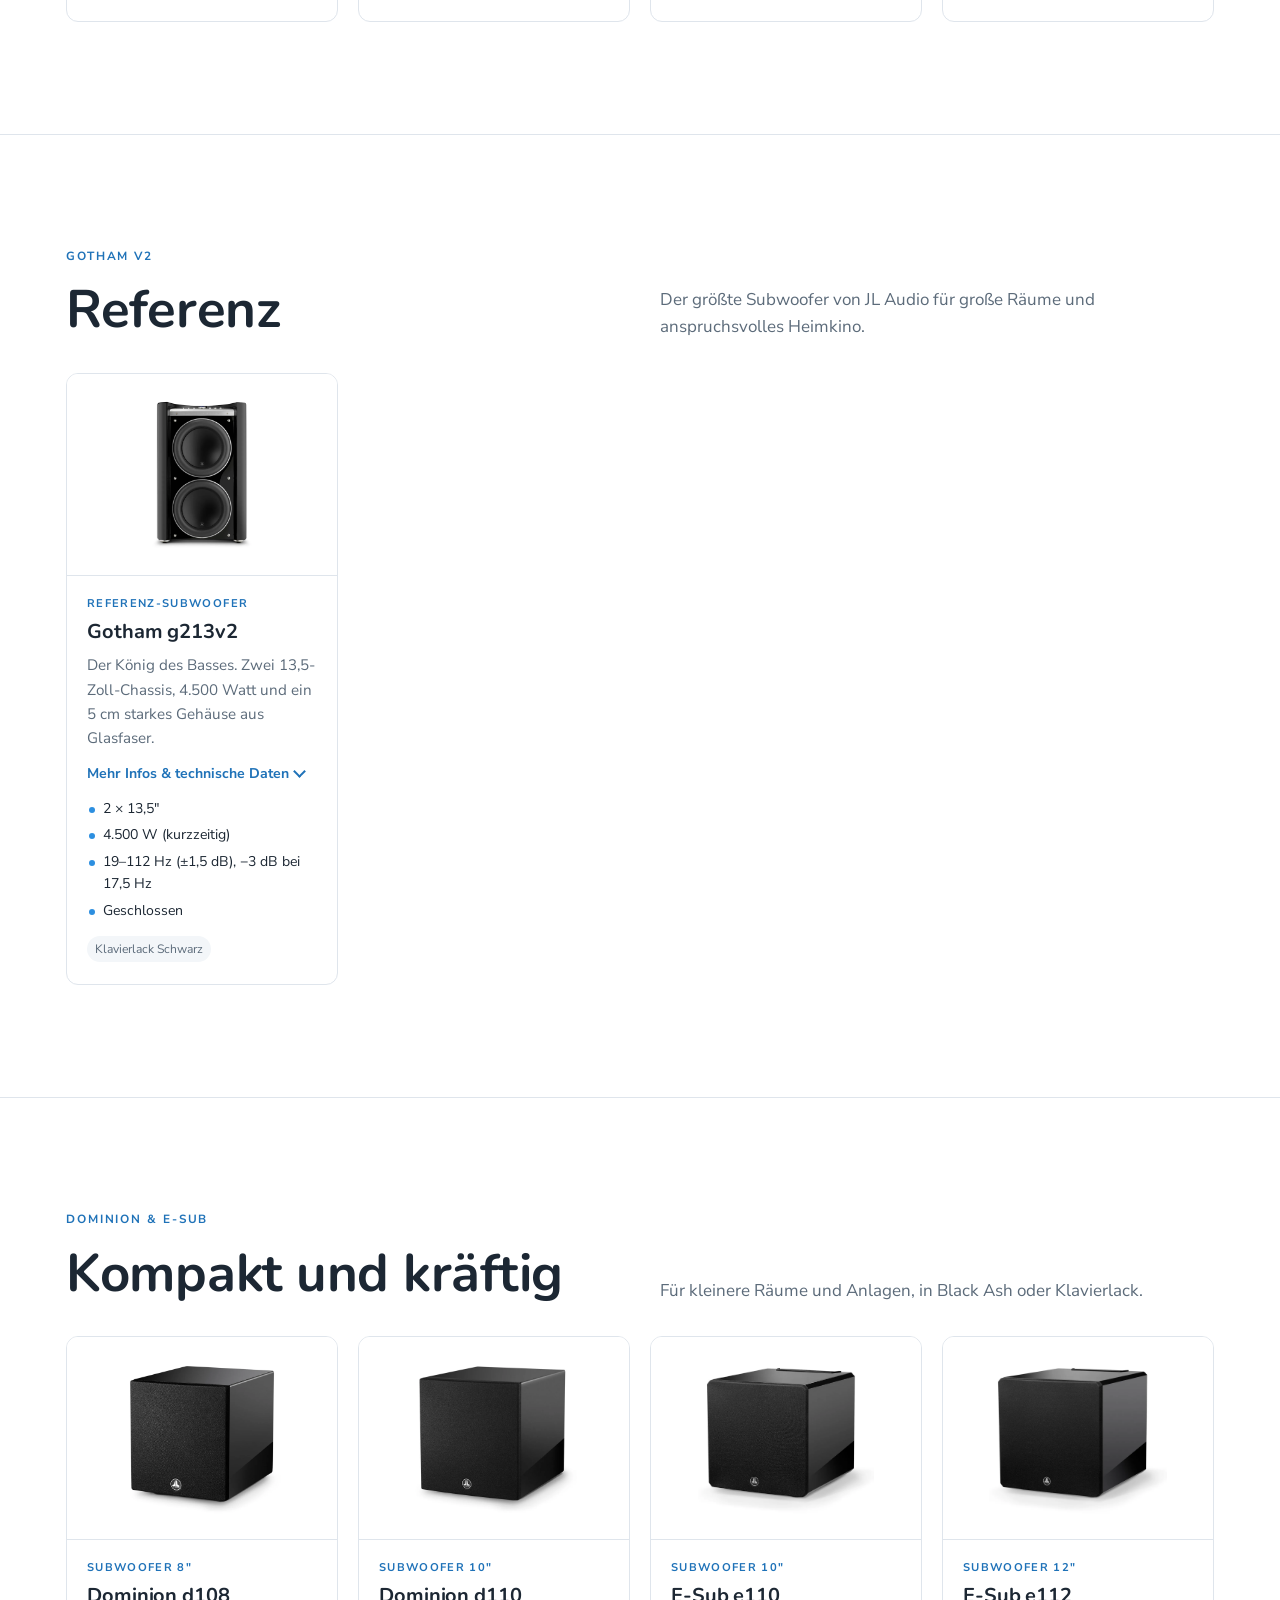
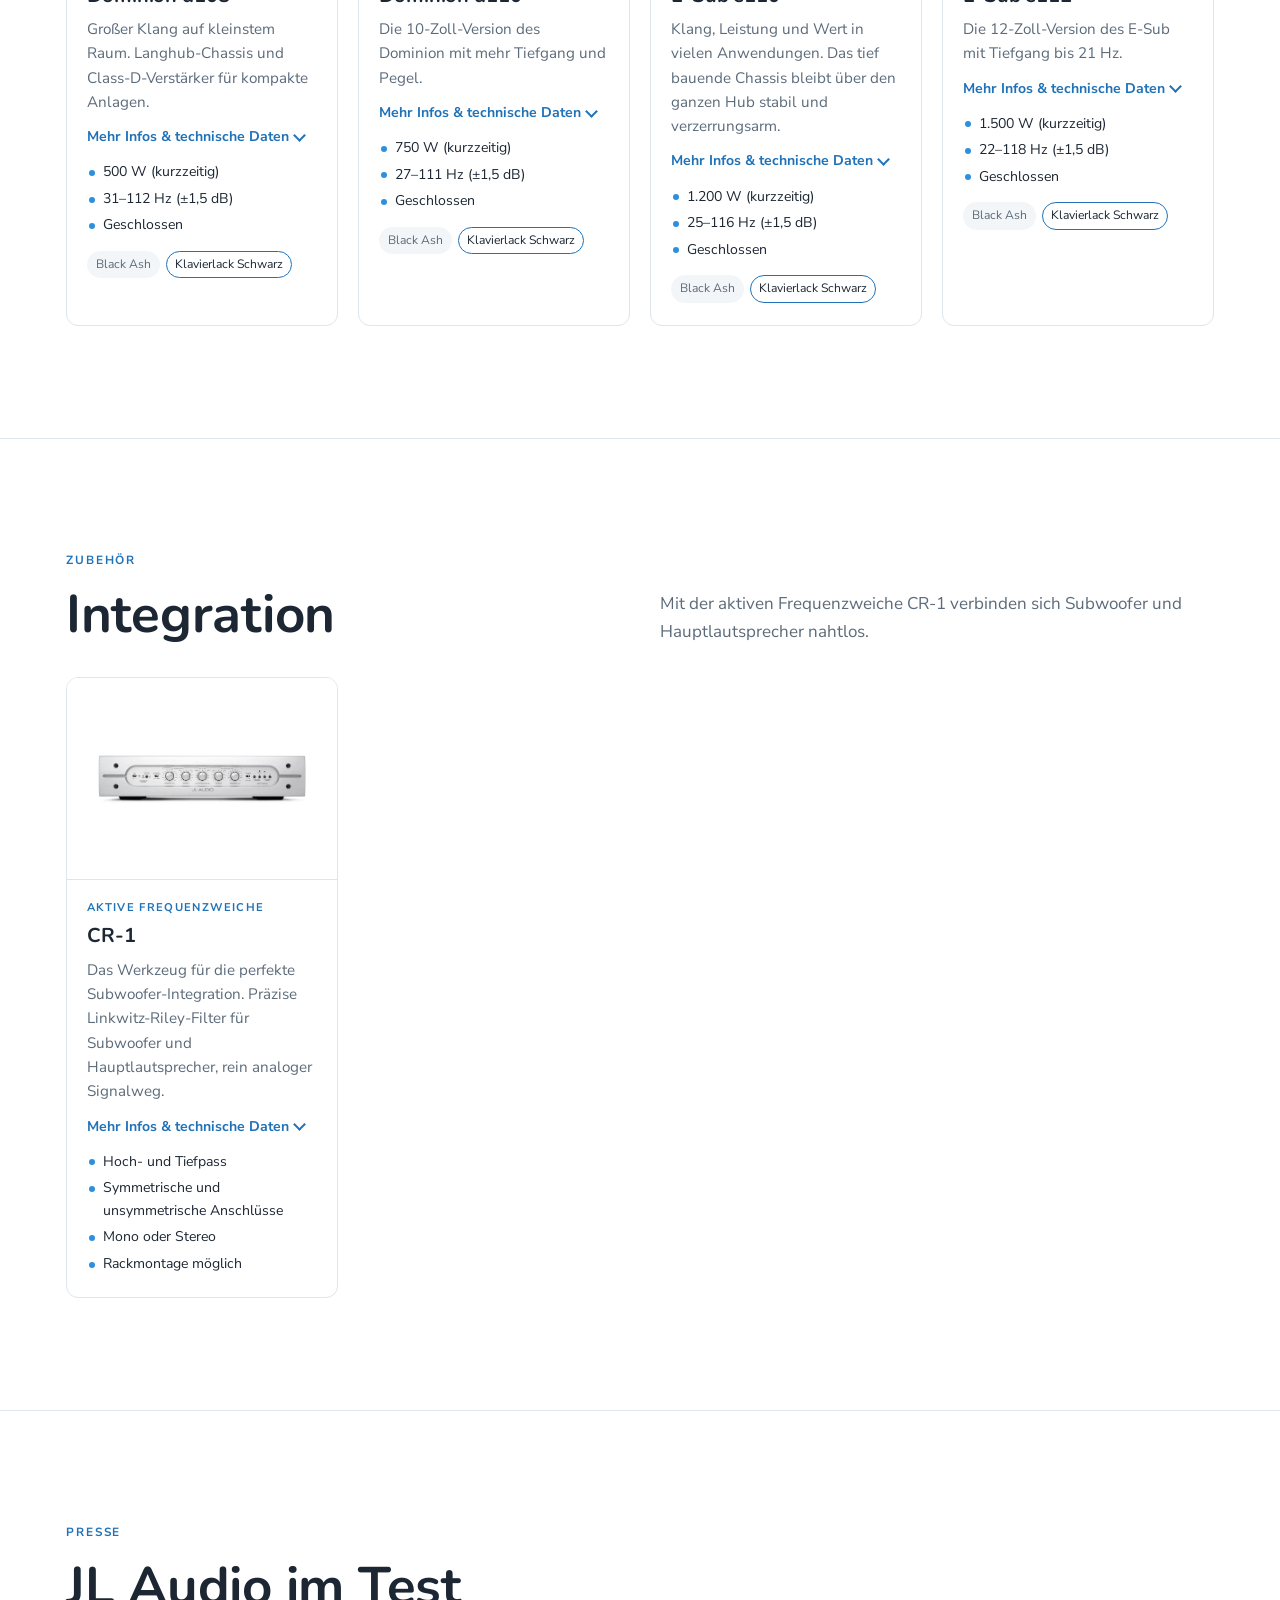
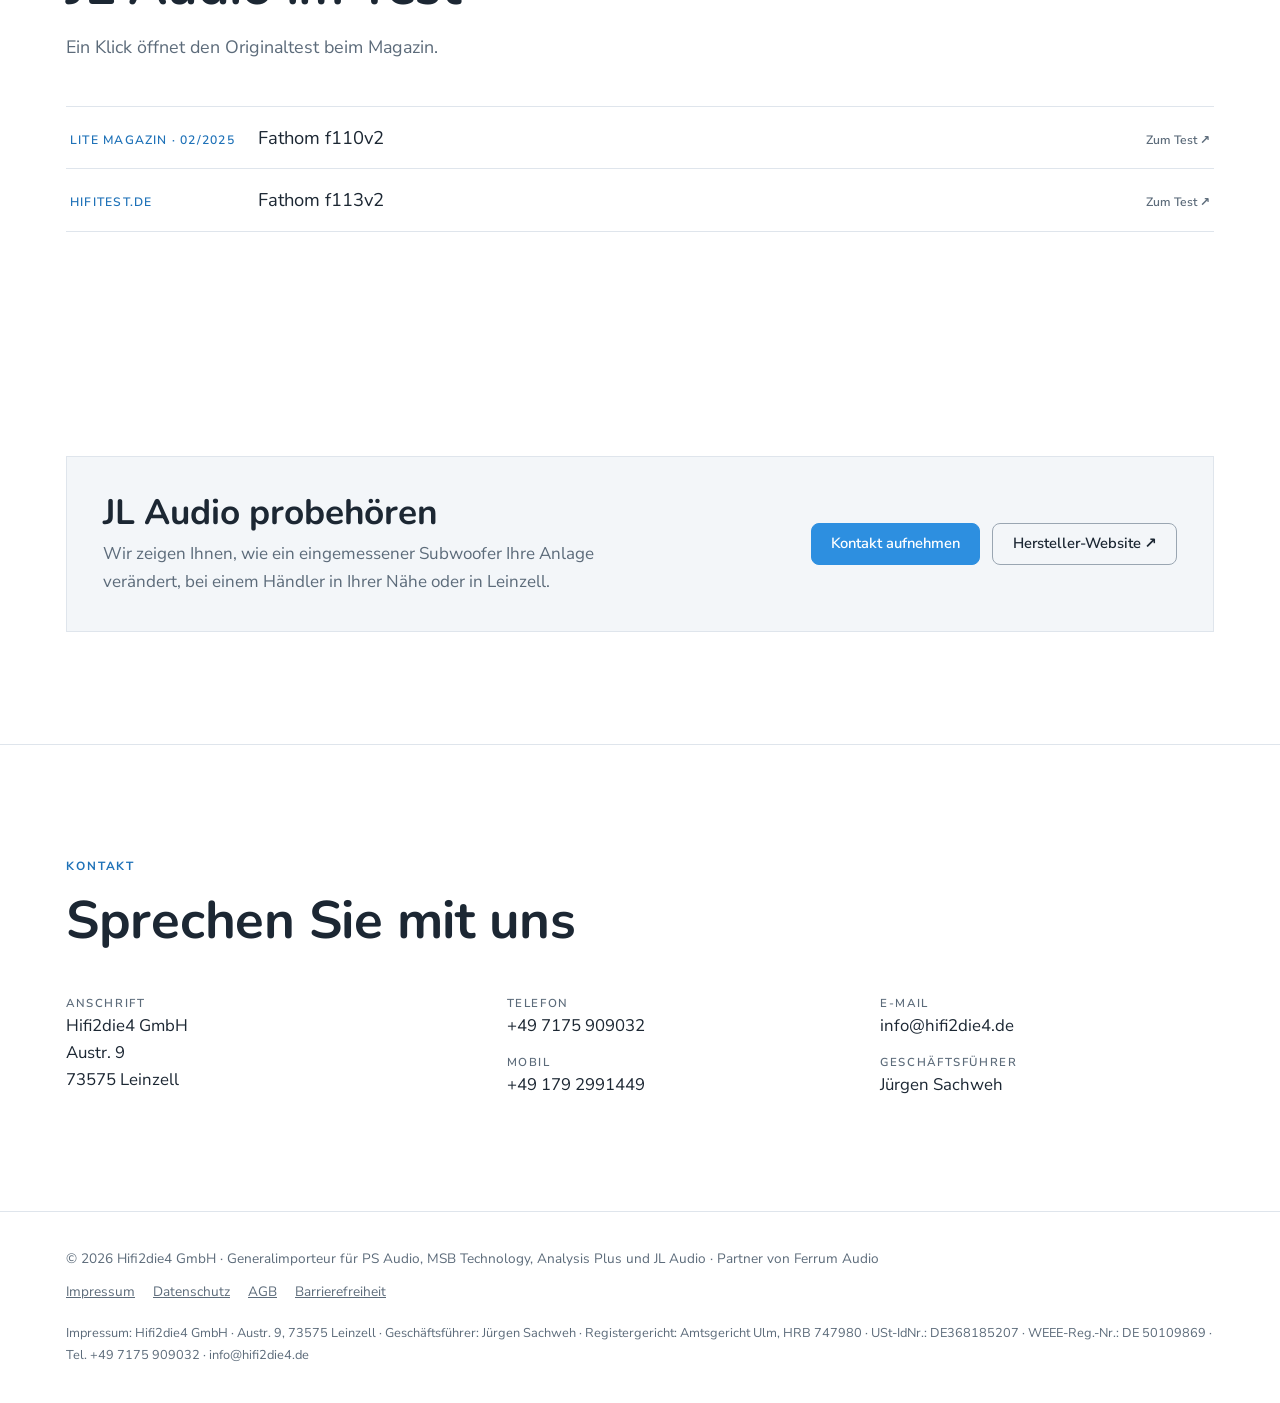
<file: jl-audio.html>
<!doctype html>
<html lang="de">
<head>
<meta name="robots" content="noindex, nofollow">
<meta charset="utf-8">
<meta name="viewport" content="width=device-width, initial-scale=1, viewport-fit=cover">
<title>JL Audio · Hifi2Die4</title>
<meta name="description" content="Hifi2die4 GmbH: Generalimporteur für PS Audio, MSB Technology, Analysis Plus und JL Audio, Partner von Ferrum Audio. Vertrieb an den Fachhandel in Deutschland und Österreich.">
<link rel="preload" href="assets/fonts/nunito-sans-latin-wght-normal.woff2" as="font" type="font/woff2" crossorigin>
<link rel="stylesheet" href="assets/style.css?v=202610240816">
<style>body{margin:0}img{max-width:100%}[hidden]{display:none!important}</style>
</head>
<body>
<header class="top">
  <div class="wrap">
    <a class="brandmark" href="index.html" aria-label="Hifi2Die4 Startseite"><img src="assets/logo-crop.png" alt="HiFi 2 die 4"></a>
    <nav class="nav" aria-label="Hauptnavigation">
    <a href="ps-audio.html">PS Audio</a>
    <a href="msb-technology.html">MSB Technology</a>
    <a href="analysis-plus.html">Analysis Plus</a>
    <a href="jl-audio.html" aria-current="page">JL Audio</a>
    <a href="ferrum-audio.html">Ferrum</a>
    </nav>
    <details class="more-menu">
      <summary aria-label="Weitere Seiten: Service, Testberichte, Kontakt"><span class="ico"><svg viewBox="0 0 24 24" aria-hidden="true"><circle cx="5" cy="12" r="1.6"/><circle cx="12" cy="12" r="1.6"/><circle cx="19" cy="12" r="1.6"/></svg></span><span class="lbl">Mehr</span></summary>
      <div class="menu-panel">
        <div class="menu-brands"><a href="ps-audio.html">PS Audio</a><a href="msb-technology.html">MSB Technology</a><a href="analysis-plus.html">Analysis Plus</a><a href="jl-audio.html">JL Audio</a><a href="ferrum-audio.html">Ferrum</a></div>
        <a href="index.html#service"><span class="ico"><svg viewBox="0 0 24 24" aria-hidden="true"><path d="M14.7 6.3a4 4 0 0 0-5.4 5.1L4 16.7V20h3.3l5.3-5.3a4 4 0 0 0 5.1-5.4l-2.6 2.6-2.4-.6-.6-2.4z"/></svg></span><span><strong>Service</strong><small>Probehören, Einstellhilfe, Reparatur</small></span></a>
        <a href="index.html#testberichte"><span class="ico"><svg viewBox="0 0 24 24" aria-hidden="true"><rect x="4" y="4" width="16" height="16" rx="3"/><path d="M8 9h8M8 13h8M8 17h5"/></svg></span><span><strong>Testberichte</strong><small>Tests aus der Fachpresse</small></span></a>
        <a href="#kontakt"><span class="ico"><svg viewBox="0 0 24 24" aria-hidden="true"><path d="M6.6 4h2.6l1.3 4-2 1.3a11 11 0 0 0 6.2 6.2l1.3-2 4 1.3v2.6A2 2 0 0 1 18 20 14 14 0 0 1 4 6a2 2 0 0 1 2.6-2z"/></svg></span><span><strong>Kontakt</strong><small>Telefon, E-Mail, Anschrift</small></span></a>
      </div>
    </details>
    <a class="btn" href="index.html#haendler">Für Händler</a>
  </div>
</header>
<main>
<div class="page-head">
  <div class="wrap">
    <div class="copy">
      <span class="crumbs"><a href="index.html">Start</a> / <a href="index.html#marken">Marken</a> / JL Audio</span>
      <span class="eyebrow">Generalimport für Deutschland</span>
      <h1>JL Audio</h1>
      <p>JL Audio aus Florida baut Subwoofer, die tief, sauber und kontrolliert spielen. Langhub-Chassis aus eigener Entwicklung treffen auf kräftige Schaltverstärker in geschlossenen Gehäusen. Die Raumeinmessung D.A.R.O. gleicht den Bass mit dem beiliegenden Mikrofon an Ihren Raum an.</p>
      <div class="mains"><span class="chip">Fort Lauderdale, USA</span><span class="chip">Geschlossene Gehäuse</span><span class="chip">D.A.R.O.-Raumeinmessung</span><span class="chip">230 V · Schuko</span></div>
    </div>
    <div class="media pimg-head"><img src="assets/p/jl-audio/fathom-f113v2.webp" alt="JL Audio Fathom f113v2 Subwoofer"></div>
  </div>
</div>

<nav class="jump" aria-label="Bereiche">
  <div class="wrap">
    <a href="#fathom">Fathom</a><a href="#gotham">Gotham</a><a href="#kompakt">Dominion & E-Sub</a><a href="#zubehoer">Frequenzweiche</a><a href="#tests">Testberichte</a>
  </div>
</nav>

<section id="fathom">
  <div class="wrap">
    <div class="series-head">
      <div class="sec-head" style="margin-bottom:0"><span class="eyebrow">Fathom v2</span><h2>Der Maßstab für Bass</h2></div>
      <p>Ideal für größere Räume: hoher Wirkungsgrad, große Leistung und dieselbe Chassis- und Verstärkertechnik wie im Gotham. Mit 18-Band-Raumeinmessung.</p>
    </div>
    <div class="pgrid"><article class="pcard" id="fathom-f110v2"><div class="pimg"><img src="assets/p/jl-audio/fathom-f110v2.webp" alt="Fathom f110v2" loading="lazy"></div><div class="pbody"><span class="tag">Subwoofer 10″</span><h3>Fathom f110v2</h3><p>Langhub-Chassis und ein sehr starker Schaltverstärker in einem kompakten, geschlossenen Gehäuse. Gleiche Technik wie im Flaggschiff Gotham.</p><details class="pmore"><summary><span class="open">Mehr Infos &amp; technische Daten</span><span class="close">Weniger anzeigen</span></summary><p>Fathom-Subwoofer sind für größere Räume gedacht: hoher Wirkungsgrad, viel Leistung und dieselbe Chassis- und Verstärkertechnik wie das Flaggschiff Gotham.</p><p>Langhub-Chassis und ein sehr starker Schaltverstärker spielen verzerrungsarm, dynamisch und erstaunlich tief, bei jeder Lautstärke. Die Einmessung D.A.R.O. mit beiliegendem Messmikrofon passt den Bass an Ihren Raum an. Ein XLR-Ausgang verbindet weitere Subwoofer.</p><table class="pdata"><caption>Technische Daten</caption><tbody><tr><th scope="row">Chassis</th><td>10″</td></tr><tr><th scope="row">Verstärker</th><td>1.100 W (kurzzeitig)</td></tr><tr><th scope="row">Frequenzgang</th><td>27 – 111 Hz (±1,5 dB), −3 dB bei 25 Hz</td></tr><tr><th scope="row">Gehäuse</th><td>geschlossen, Klavierlack Schwarz</td></tr><tr><th scope="row">Anschlüsse</th><td>2 × Cinch, 2 × XLR, XLR-Ausgang für weitere Subwoofer</td></tr><tr><th scope="row">Filterbereich</th><td>30 – 130 Hz</td></tr><tr><th scope="row">Einmessung</th><td>D.A.R.O. mit Messmikrofon</td></tr><tr><th scope="row">Maße (B × T × H)</th><td>328 × 439 × 397 mm</td></tr><tr><th scope="row">Gewicht</th><td>31 kg</td></tr><tr><th scope="row">Garantie</th><td>3 Jahre</td></tr></tbody></table></details><ul><li>1.100 W (kurzzeitig)</li><li>27–111 Hz (±1,5 dB), −3 dB bei 25 Hz</li><li>D.A.R.O.-Raumeinmessung</li><li>Cinch und XLR</li></ul><div class="fin"><span>Klavierlack Schwarz</span></div><div class="ptests"><span class="lbl">Test</span><a href="https://www.lite-magazin.de/2025/02/jl-audio-fathom-f110v2-premium-10-zoeller-fuer-kontrollierte-bassmacht/" target="_blank" rel="noopener">lite magazin</a></div></div></article><article class="pcard" id="fathom-f112v2"><div class="pimg"><img src="assets/p/jl-audio/fathom-f112v2.webp" alt="Fathom f112v2" loading="lazy"></div><div class="pbody"><span class="tag">Subwoofer 12″</span><h3>Fathom f112v2</h3><p>Der Allrounder der Fathom-Serie für größere Räume. Hoher Wirkungsgrad und enorme Reserven bei jeder Lautstärke.</p><details class="pmore"><summary><span class="open">Mehr Infos &amp; technische Daten</span><span class="close">Weniger anzeigen</span></summary><p>Der Allrounder der Fathom-Serie. Wie alle Fathom-Modelle nutzt er die Chassis- und Verstärkertechnik des Gotham.</p><p>Das 12-Zoll-Chassis mit 1.800 Watt reicht bis 19 Hz hinunter und bleibt dabei verzerrungsarm und dynamisch. D.A.R.O. mit beiliegendem Messmikrofon passt den Bass automatisch an Ihren Raum an. Eingänge in Cinch und XLR, ein Ausgang für weitere Subwoofer.</p><table class="pdata"><caption>Technische Daten</caption><tbody><tr><th scope="row">Chassis</th><td>12″</td></tr><tr><th scope="row">Verstärker</th><td>1.800 W (kurzzeitig)</td></tr><tr><th scope="row">Frequenzgang</th><td>21 – 119 Hz (±1,5 dB), −3 dB bei 19 Hz</td></tr><tr><th scope="row">Gehäuse</th><td>geschlossen, Klavierlack Schwarz</td></tr><tr><th scope="row">Anschlüsse</th><td>2 × Cinch, 2 × XLR, XLR-Ausgang für weitere Subwoofer</td></tr><tr><th scope="row">Filterbereich</th><td>30 – 130 Hz</td></tr><tr><th scope="row">Einmessung</th><td>D.A.R.O. mit Messmikrofon</td></tr><tr><th scope="row">Maße (B × T × H)</th><td>384 × 451 × 470 mm</td></tr><tr><th scope="row">Gewicht</th><td>53 kg</td></tr><tr><th scope="row">Garantie</th><td>3 Jahre</td></tr></tbody></table></details><ul><li>1.800 W (kurzzeitig)</li><li>21–119 Hz (±1,5 dB), −3 dB bei 19 Hz</li><li>D.A.R.O.-Raumeinmessung</li><li>Cinch und XLR</li></ul><div class="fin"><span>Klavierlack Schwarz</span></div></div></article><article class="pcard" id="fathom-f113v2"><div class="pimg"><img src="assets/p/jl-audio/fathom-f113v2.webp" alt="Fathom f113v2" loading="lazy"></div><div class="pbody"><span class="tag">Subwoofer 13,5″</span><h3>Fathom f113v2</h3><p>Das 13,5-Zoll-Chassis aus dem Gotham in einem Fathom-Gehäuse. Tiefgang bis 18 Hz.</p><details class="pmore"><summary><span class="open">Mehr Infos &amp; technische Daten</span><span class="close">Weniger anzeigen</span></summary><p>Das 13,5-Zoll-Chassis aus dem Gotham in einem Fathom-Gehäuse. 3.000 Watt und Tiefgang bis 18 Hz machen ihn zu einem der stärksten Subwoofer seiner Größe.</p><p>Langhub-Chassis und ein kräftiger Schaltverstärker spielen auch bei hoher Lautstärke sauber. Die Raumeinmessung D.A.R.O. mit Messmikrofon passt den Bass an Ihren Raum an. Ideal für größere Räume und Heimkino.</p><table class="pdata"><caption>Technische Daten</caption><tbody><tr><th scope="row">Chassis</th><td>13,5″</td></tr><tr><th scope="row">Verstärker</th><td>3.000 W (kurzzeitig)</td></tr><tr><th scope="row">Frequenzgang</th><td>20 – 86 Hz (±1,5 dB), −3 dB bei 18 Hz</td></tr><tr><th scope="row">Gehäuse</th><td>geschlossen, Klavierlack Schwarz</td></tr><tr><th scope="row">Anschlüsse</th><td>2 × Cinch, 2 × XLR, XLR-Ausgang für weitere Subwoofer</td></tr><tr><th scope="row">Filterbereich</th><td>30 – 130 Hz</td></tr><tr><th scope="row">Einmessung</th><td>D.A.R.O. mit Messmikrofon</td></tr><tr><th scope="row">Maße (B × T × H)</th><td>419 × 489 × 489 mm</td></tr><tr><th scope="row">Gewicht</th><td>60 kg</td></tr><tr><th scope="row">Garantie</th><td>3 Jahre</td></tr></tbody></table></details><ul><li>3.000 W (kurzzeitig)</li><li>20–86 Hz (±1,5 dB), −3 dB bei 18 Hz</li><li>D.A.R.O.-Raumeinmessung</li><li>Cinch und XLR</li></ul><div class="fin"><span>Klavierlack Schwarz</span></div><div class="ptests"><span class="lbl">Test</span><a href="https://www.hifitest.de/test/subwoofer-home/jl-audio-fathom-f113v2-23847" target="_blank" rel="noopener">hifitest.de</a></div></div></article><article class="pcard" id="fathom-f212v2"><div class="pimg"><img src="assets/p/jl-audio/fathom-f212v2.webp" alt="Fathom f212v2" loading="lazy"></div><div class="pbody"><span class="tag">Subwoofer 2 × 12″</span><h3>Fathom f212v2</h3><p>Das Flaggschiff der Fathom-Serie mit zwei 12-Zoll-Chassis. Für große Räume und Heimkino.</p><details class="pmore"><summary><span class="open">Mehr Infos &amp; technische Daten</span><span class="close">Weniger anzeigen</span></summary><p>Das Flaggschiff der Fathom-Serie mit zwei 12-Zoll-Chassis und 3.600 Watt. Gemacht für große Räume und anspruchsvolles Heimkino.</p><p>Dieselbe Treiber- und Verstärkertechnik wie im Gotham sorgt für geringe Verzerrung, große Dynamik und Bass bis 19 Hz. Die 18-Band-Einmessung D.A.R.O. gleicht den Raum automatisch aus.</p><table class="pdata"><caption>Technische Daten</caption><tbody><tr><th scope="row">Chassis</th><td>2 × 12″</td></tr><tr><th scope="row">Verstärker</th><td>3.600 W (kurzzeitig)</td></tr><tr><th scope="row">Frequenzgang</th><td>20 – 97 Hz (±1,5 dB), −3 dB bei 19 Hz</td></tr><tr><th scope="row">Gehäuse</th><td>geschlossen, Klavierlack Schwarz</td></tr><tr><th scope="row">Anschlüsse</th><td>2 × Cinch, 2 × XLR, XLR-Ausgang für weitere Subwoofer</td></tr><tr><th scope="row">Filterbereich</th><td>30 – 130 Hz</td></tr><tr><th scope="row">Einmessung</th><td>18-Band-D.A.R.O. mit Messmikrofon</td></tr><tr><th scope="row">Maße (B × T × H)</th><td>379 × 518 × 812 mm</td></tr><tr><th scope="row">Gewicht</th><td>102 kg</td></tr><tr><th scope="row">Garantie</th><td>3 Jahre</td></tr></tbody></table></details><ul><li>3.600 W (kurzzeitig)</li><li>20–97 Hz (±1,5 dB), −3 dB bei 19 Hz</li><li>18-Band-D.A.R.O.</li><li>Cinch und XLR</li></ul><div class="fin"><span>Klavierlack Schwarz</span></div></div></article></div>
  </div>
</section>

<section id="gotham" class="brand-ch">
  <div class="wrap">
    <div class="series-head">
      <div class="sec-head" style="margin-bottom:0"><span class="eyebrow">Gotham v2</span><h2>Referenz</h2></div>
      <p>Der größte Subwoofer von JL Audio für große Räume und anspruchsvolles Heimkino.</p>
    </div>
    <div class="pgrid"><article class="pcard" id="gotham-g213v2"><div class="pimg"><img src="assets/p/jl-audio/gotham-g213v2.webp" alt="Gotham g213v2" loading="lazy"></div><div class="pbody"><span class="tag">Referenz-Subwoofer</span><h3>Gotham g213v2</h3><p>Der König des Basses. Zwei 13,5-Zoll-Chassis, 4.500 Watt und ein 5 cm starkes Gehäuse aus Glasfaser.</p><details class="pmore"><summary><span class="open">Mehr Infos &amp; technische Daten</span><span class="close">Weniger anzeigen</span></summary><p>Der König des Basses. Hinter dem besonderen Design steckt ein System, das jederzeit die Kontrolle behält und Bass mit Gewicht und Präzision wiedergibt.</p><p>Bei Bedarf liefert der Schaltverstärker 4.500 Watt, die zwei 13,5-Zoll-Chassis haben 10 cm Hub. So spielt der Gotham Passagen locker, bei denen andere Subwoofer an ihre Grenzen kommen. Das Gehäuse besteht aus 5 cm starker, geformter Glasfaser ohne parallele Wände.</p><table class="pdata"><caption>Technische Daten</caption><tbody><tr><th scope="row">Chassis</th><td>2 × 13,5″</td></tr><tr><th scope="row">Verstärker</th><td>4.500 W (kurzzeitig)</td></tr><tr><th scope="row">Frequenzgang</th><td>19 – 112 Hz (±1,5 dB), −3 dB bei 17,5 Hz</td></tr><tr><th scope="row">Gehäuse</th><td>geschlossen, 5 cm Glasfaser, keine parallelen Wände</td></tr><tr><th scope="row">Anschlüsse</th><td>2 × Cinch, 2 × XLR, XLR-Ausgang für weitere Subwoofer</td></tr><tr><th scope="row">Filterbereich</th><td>30 – 130 Hz</td></tr><tr><th scope="row">Einmessung</th><td>D.A.R.O. mit Messmikrofon</td></tr><tr><th scope="row">Maße (B × T × H)</th><td>546 × 546 × 867 mm</td></tr><tr><th scope="row">Gewicht</th><td>163 kg</td></tr><tr><th scope="row">Garantie</th><td>3 Jahre</td></tr></tbody></table></details><ul><li>2 × 13,5″</li><li>4.500 W (kurzzeitig)</li><li>19–112 Hz (±1,5 dB), −3 dB bei 17,5 Hz</li><li>Geschlossen</li></ul><div class="fin"><span>Klavierlack Schwarz</span></div></div></article></div>
  </div>
</section>

<section id="kompakt" class="brand-ch">
  <div class="wrap">
    <div class="series-head">
      <div class="sec-head" style="margin-bottom:0"><span class="eyebrow">Dominion &amp; E-Sub</span><h2>Kompakt und kräftig</h2></div>
      <p>Für kleinere Räume und Anlagen, in Black Ash oder Klavierlack.</p>
    </div>
    <div class="pgrid"><article class="pcard" id="dominion-d108"><div class="pimg"><img src="assets/p/jl-audio/dominion-d108.webp" alt="Dominion d108" loading="lazy"></div><div class="pbody"><span class="tag">Subwoofer 8″</span><h3>Dominion d108</h3><p>Großer Klang auf kleinstem Raum. Langhub-Chassis und Class-D-Verstärker für kompakte Anlagen.</p><details class="pmore"><summary><span class="open">Mehr Infos &amp; technische Daten</span><span class="close">Weniger anzeigen</span></summary><p>Großer Klang auf kleinstem Raum. Ein modernes Langhub-Chassis und ein Class-D-Verstärker spielen in vielen kompakten Anwendungen.</p><p>Das stabil geregelte Schaltnetzteil holt erstaunlich viel unverzerrte Leistung aus dem Verstärker. Neben Cinch hat der d108 auch Lautsprechereingänge und passt so an fast jeden Verstärker. Wahlweise in Black Ash oder Klavierlack.</p><table class="pdata"><caption>Technische Daten</caption><tbody><tr><th scope="row">Chassis</th><td>8″</td></tr><tr><th scope="row">Verstärker</th><td>500 W (kurzzeitig), Class D</td></tr><tr><th scope="row">Frequenzgang</th><td>31 – 112 Hz (±1,5 dB), −3 dB bei 29 Hz</td></tr><tr><th scope="row">Gehäuse</th><td>geschlossen, Black Ash oder Klavierlack</td></tr><tr><th scope="row">Anschlüsse</th><td>2 × Cinch, Lautsprechereingang</td></tr><tr><th scope="row">Filterbereich</th><td>25 – 130 Hz</td></tr><tr><th scope="row">Maße (B × T × H)</th><td>305 × 336 × 289 mm</td></tr><tr><th scope="row">Gewicht</th><td>12 kg</td></tr><tr><th scope="row">Garantie</th><td>3 Jahre</td></tr></tbody></table></details><ul><li>500 W (kurzzeitig)</li><li>31–112 Hz (±1,5 dB)</li><li>Geschlossen</li></ul><div class="fin"><button type="button" class="swatch" data-img="assets/p/jl-audio/dominion-d108--0.webp" aria-pressed="false" aria-label="Dominion d108 in Black Ash zeigen">Black Ash</button><button type="button" class="swatch" data-img="assets/p/jl-audio/dominion-d108.webp" aria-pressed="true" aria-label="Dominion d108 in Klavierlack Schwarz zeigen">Klavierlack Schwarz</button></div></div></article><article class="pcard" id="dominion-d110"><div class="pimg"><img src="assets/p/jl-audio/dominion-d110.webp" alt="Dominion d110" loading="lazy"></div><div class="pbody"><span class="tag">Subwoofer 10″</span><h3>Dominion d110</h3><p>Die 10-Zoll-Version des Dominion mit mehr Tiefgang und Pegel.</p><details class="pmore"><summary><span class="open">Mehr Infos &amp; technische Daten</span><span class="close">Weniger anzeigen</span></summary><p>Die 10-Zoll-Version des Dominion mit 750 Watt und Tiefgang bis 25 Hz. Für Räume, in denen der d108 zu klein wird.</p><p>Ein Class-D-Verstärker mit stabil geregeltem Schaltnetzteil holt das Maximum aus dem Langhub-Chassis. Anschluss über Cinch oder Lautsprecherkabel, im geschlossenen Gehäuse in Black Ash oder Klavierlack.</p><table class="pdata"><caption>Technische Daten</caption><tbody><tr><th scope="row">Chassis</th><td>10″</td></tr><tr><th scope="row">Verstärker</th><td>750 W (kurzzeitig), Class D</td></tr><tr><th scope="row">Frequenzgang</th><td>27 – 111 Hz (±1,5 dB), −3 dB bei 25 Hz</td></tr><tr><th scope="row">Gehäuse</th><td>geschlossen, Black Ash oder Klavierlack</td></tr><tr><th scope="row">Anschlüsse</th><td>2 × Cinch, Lautsprechereingang</td></tr><tr><th scope="row">Filterbereich</th><td>25 – 130 Hz</td></tr><tr><th scope="row">Maße (B × T × H)</th><td>254 × 403 × 340 mm</td></tr><tr><th scope="row">Gewicht</th><td>17,3 kg</td></tr><tr><th scope="row">Garantie</th><td>3 Jahre</td></tr></tbody></table></details><ul><li>750 W (kurzzeitig)</li><li>27–111 Hz (±1,5 dB)</li><li>Geschlossen</li></ul><div class="fin"><button type="button" class="swatch" data-img="assets/p/jl-audio/dominion-d110--0.webp" aria-pressed="false" aria-label="Dominion d110 in Black Ash zeigen">Black Ash</button><button type="button" class="swatch" data-img="assets/p/jl-audio/dominion-d110.webp" aria-pressed="true" aria-label="Dominion d110 in Klavierlack Schwarz zeigen">Klavierlack Schwarz</button></div></div></article><article class="pcard" id="e-sub-e110"><div class="pimg"><img src="assets/p/jl-audio/e-sub-e110.webp" alt="E-Sub e110" loading="lazy"></div><div class="pbody"><span class="tag">Subwoofer 10″</span><h3>E-Sub e110</h3><p>Klang, Leistung und Wert in vielen Anwendungen. Das tief bauende Chassis bleibt über den ganzen Hub stabil und verzerrungsarm.</p><details class="pmore"><summary><span class="open">Mehr Infos &amp; technische Daten</span><span class="close">Weniger anzeigen</span></summary><p>Klang, Leistung und Wert für viele Anwendungen. Das tief bauende Chassis lässt viel Platz zwischen seinen drei Aufhängungen und bleibt so über den ganzen Hub stabil.</p><p>Das verbessert die Linearität, senkt Verzerrungen und erhöht die Lebensdauer. 1.200 Watt, Bass bis 23 Hz, Eingänge in Cinch und für Lautsprecherkabel, dazu Line-Ausgänge mit Hochpassfilter für die Hauptlautsprecher.</p><table class="pdata"><caption>Technische Daten</caption><tbody><tr><th scope="row">Chassis</th><td>10″</td></tr><tr><th scope="row">Verstärker</th><td>1.200 W (kurzzeitig)</td></tr><tr><th scope="row">Frequenzgang</th><td>25 – 116 Hz (±1,5 dB), −3 dB bei 23 Hz</td></tr><tr><th scope="row">Gehäuse</th><td>geschlossen, Black Ash oder Klavierlack</td></tr><tr><th scope="row">Anschlüsse</th><td>2 × Cinch, Lautsprechereingang, Line-Ausgang mit Hochpass</td></tr><tr><th scope="row">Filterbereich</th><td>25 – 130 Hz</td></tr><tr><th scope="row">Maße (B × T × H)</th><td>343 × 419 × 362 mm</td></tr><tr><th scope="row">Gewicht</th><td>23,9 kg</td></tr><tr><th scope="row">Garantie</th><td>3 Jahre</td></tr></tbody></table></details><ul><li>1.200 W (kurzzeitig)</li><li>25–116 Hz (±1,5 dB)</li><li>Geschlossen</li></ul><div class="fin"><button type="button" class="swatch" data-img="assets/p/jl-audio/e-sub-e110--0.webp" aria-pressed="false" aria-label="E-Sub e110 in Black Ash zeigen">Black Ash</button><button type="button" class="swatch" data-img="assets/p/jl-audio/e-sub-e110.webp" aria-pressed="true" aria-label="E-Sub e110 in Klavierlack Schwarz zeigen">Klavierlack Schwarz</button></div></div></article><article class="pcard" id="e-sub-e112"><div class="pimg"><img src="assets/p/jl-audio/e-sub-e112.webp" alt="E-Sub e112" loading="lazy"></div><div class="pbody"><span class="tag">Subwoofer 12″</span><h3>E-Sub e112</h3><p>Die 12-Zoll-Version des E-Sub mit Tiefgang bis 21 Hz.</p><details class="pmore"><summary><span class="open">Mehr Infos &amp; technische Daten</span><span class="close">Weniger anzeigen</span></summary><p>Die 12-Zoll-Version des E-Sub mit 1.500 Watt und Tiefgang bis 21 Hz.</p><p>Auch hier sorgt das tief bauende Chassis mit weit auseinanderliegenden Aufhängungen für Stabilität und geringe Verzerrung über den gesamten Hub. Eingänge in Cinch und für Lautsprecherkabel, Line-Ausgänge mit Hochpass oder Durchschleifung.</p><table class="pdata"><caption>Technische Daten</caption><tbody><tr><th scope="row">Chassis</th><td>12″</td></tr><tr><th scope="row">Verstärker</th><td>1.500 W (kurzzeitig)</td></tr><tr><th scope="row">Frequenzgang</th><td>22 – 118 Hz (±1,5 dB), −3 dB bei 21 Hz</td></tr><tr><th scope="row">Gehäuse</th><td>geschlossen, Black Ash oder Klavierlack</td></tr><tr><th scope="row">Anschlüsse</th><td>2 × Cinch, Lautsprechereingang, Line-Ausgang mit Hochpass</td></tr><tr><th scope="row">Filterbereich</th><td>25 – 130 Hz</td></tr><tr><th scope="row">Maße (B × T × H)</th><td>394 × 467 × 412 mm</td></tr><tr><th scope="row">Gewicht</th><td>33,3 kg</td></tr><tr><th scope="row">Garantie</th><td>3 Jahre</td></tr></tbody></table></details><ul><li>1.500 W (kurzzeitig)</li><li>22–118 Hz (±1,5 dB)</li><li>Geschlossen</li></ul><div class="fin"><button type="button" class="swatch" data-img="assets/p/jl-audio/e-sub-e112--0.webp" aria-pressed="false" aria-label="E-Sub e112 in Black Ash zeigen">Black Ash</button><button type="button" class="swatch" data-img="assets/p/jl-audio/e-sub-e112.webp" aria-pressed="true" aria-label="E-Sub e112 in Klavierlack Schwarz zeigen">Klavierlack Schwarz</button></div></div></article></div>
  </div>
</section>

<section id="zubehoer" class="brand-ch">
  <div class="wrap">
    <div class="series-head">
      <div class="sec-head" style="margin-bottom:0"><span class="eyebrow">Zubehör</span><h2>Integration</h2></div>
      <p>Mit der aktiven Frequenzweiche CR-1 verbinden sich Subwoofer und Hauptlautsprecher nahtlos.</p>
    </div>
    <div class="pgrid"><article class="pcard" id="cr-1"><div class="pimg"><img src="assets/p/jl-audio/cr-1.webp" alt="CR-1" loading="lazy"></div><div class="pbody"><span class="tag">Aktive Frequenzweiche</span><h3>CR-1</h3><p>Das Werkzeug für die perfekte Subwoofer-Integration. Präzise Linkwitz-Riley-Filter für Subwoofer und Hauptlautsprecher, rein analoger Signalweg.</p><details class="pmore"><summary><span class="open">Mehr Infos &amp; technische Daten</span><span class="close">Weniger anzeigen</span></summary><p>Von Audiophilen für Audiophile entwickelt: eine aktive Frequenzweiche, die Subwoofer und Hauptlautsprecher präzise aufeinander abstimmt und dabei rein analog bleibt.</p><p>Zwei Bänke mit präzisen Linkwitz-Riley-Hoch- und Tiefpassfiltern trennen die Signale. Die Filterfrequenzen werden über multiplizierende DACs eingestellt, so laufen linker und rechter Kanal deutlich genauer gleich als bei üblichen Lösungen. Die Filtergüte ist einstellbar, der Betrieb mono oder stereo.</p><table class="pdata"><caption>Technische Daten</caption><tbody><tr><th scope="row">Filter</th><td>Linkwitz-Riley Hoch- und Tiefpass</td></tr><tr><th scope="row">Filtergüte</th><td>einstellbar (variables Q)</td></tr><tr><th scope="row">Betrieb</th><td>Mono (L+R) oder Stereo</td></tr><tr><th scope="row">Anschlüsse</th><td>symmetrisch und unsymmetrisch</td></tr><tr><th scope="row">Montage</th><td>Rackmontage möglich</td></tr></tbody></table></details><ul><li>Hoch- und Tiefpass</li><li>Symmetrische und unsymmetrische Anschlüsse</li><li>Mono oder Stereo</li><li>Rackmontage möglich</li></ul></div></article></div>
  </div>
</section>

<section id="tests" class="brand-ch">
  <div class="wrap">
    <div class="sec-head">
      <span class="eyebrow">Presse</span>
      <h2>JL Audio im Test</h2>
      <p class="lead">Ein Klick öffnet den Originaltest beim Magazin.</p>
    </div>
    <ul class="reviews">
      <li><a href="https://www.lite-magazin.de/2025/02/jl-audio-fathom-f110v2-premium-10-zoeller-fuer-kontrollierte-bassmacht/" target="_blank" rel="noopener"><span class="mag">lite magazin · 02/2025</span><span class="dev">Fathom f110v2</span><span class="go">Zum Test ↗</span></a></li>
      <li><a href="https://www.hifitest.de/test/subwoofer-home/jl-audio-fathom-f113v2-23847" target="_blank" rel="noopener"><span class="mag">hifitest.de</span><span class="dev">Fathom f113v2</span><span class="go">Zum Test ↗</span></a></li>
    </ul>
  </div>
</section>

<section>
  <div class="wrap">
    <div class="cta">
      <div><h2>JL Audio probehören</h2><p>Wir zeigen Ihnen, wie ein eingemessener Subwoofer Ihre Anlage verändert, bei einem Händler in Ihrer Nähe oder in Leinzell.</p></div>
      <div class="actions"><a class="btn" href="#kontakt">Kontakt aufnehmen</a><a class="btn ghost" href="https://www.jlaudio.com/" target="_blank" rel="noopener">Hersteller-Website ↗</a></div>
    </div>
  </div>
</section>

<section id="kontakt" class="brand-ch">
  <div class="wrap">
    <div class="sec-head">
      <span class="eyebrow">Kontakt</span>
      <h2>Sprechen Sie mit uns</h2>
    </div>
    <div class="contact">
      <dl><div><dt>Anschrift</dt><dd>Hifi2die4 GmbH<br>Austr. 9<br>73575 Leinzell</dd></div></dl>
      <dl><div><dt>Telefon</dt><dd>+49 7175 909032</dd></div><div><dt>Mobil</dt><dd>+49 179 2991449</dd></div></dl>
      <dl><div><dt>E-Mail</dt><dd>info@hifi2die4.de</dd></div><div><dt>Geschäftsführer</dt><dd>Jürgen Sachweh</dd></div></dl>
    </div>
  </div>
</section>
</main>
<script>
(function(){var m=document.querySelector('.more-menu');if(!m)return;document.addEventListener('click',function(e){if(m.open&&(!m.contains(e.target)||e.target.closest('.menu-panel a')))m.open=false;});document.addEventListener('keydown',function(e){if(e.key==='Escape')m.open=false;});})();
document.addEventListener('click',function(e){var b=e.target.closest('.swatch');if(!b)return;var c=b.closest('.pcard'),w=c.querySelector('.pimg'),i=w.querySelector('img');i.src=b.dataset.img;w.classList.toggle('photo',!!b.dataset.photo);c.querySelectorAll('.swatch').forEach(function(x){x.setAttribute('aria-pressed',x===b?'true':'false');});});
</script>
<footer>
  <div class="wrap">
    <span>© 2026 Hifi2die4 GmbH · Generalimporteur für PS Audio, MSB Technology, Analysis Plus und JL Audio · Partner von Ferrum Audio</span>
    <nav aria-label="Rechtliches"><a href="impressum.html">Impressum</a><a href="datenschutz.html">Datenschutz</a><a href="agb.html">AGB</a><a href="barrierefreiheit.html">Barrierefreiheit</a></nav>
  </div>
  <div class="wrap legal">Impressum: Hifi2die4 GmbH · Austr. 9, 73575 Leinzell · Geschäftsführer: Jürgen Sachweh · Registergericht: Amtsgericht Ulm, HRB 747980 · USt-IdNr.: DE368185207 · WEEE-Reg.-Nr.: DE 50109869 · Tel. +49 7175 909032 · info@hifi2die4.de</div>
</footer>
</body>
</html>
</file>
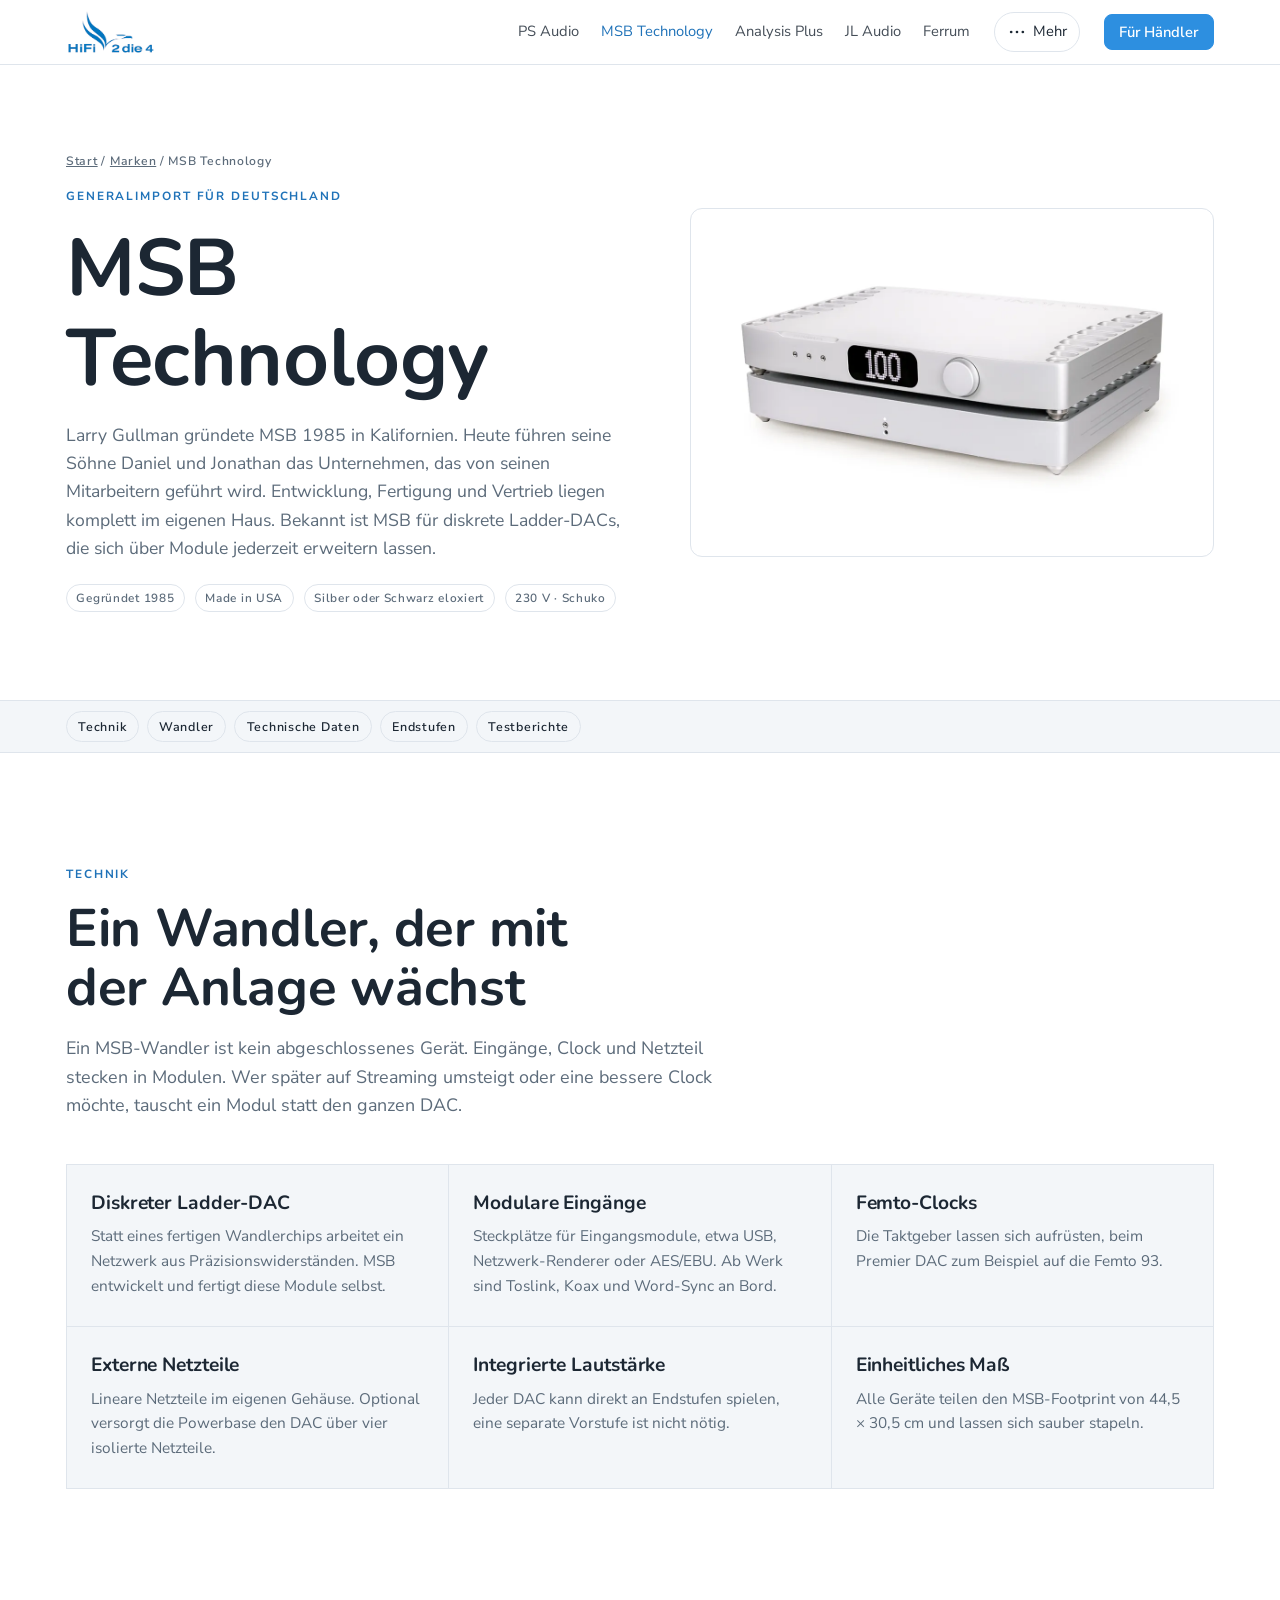
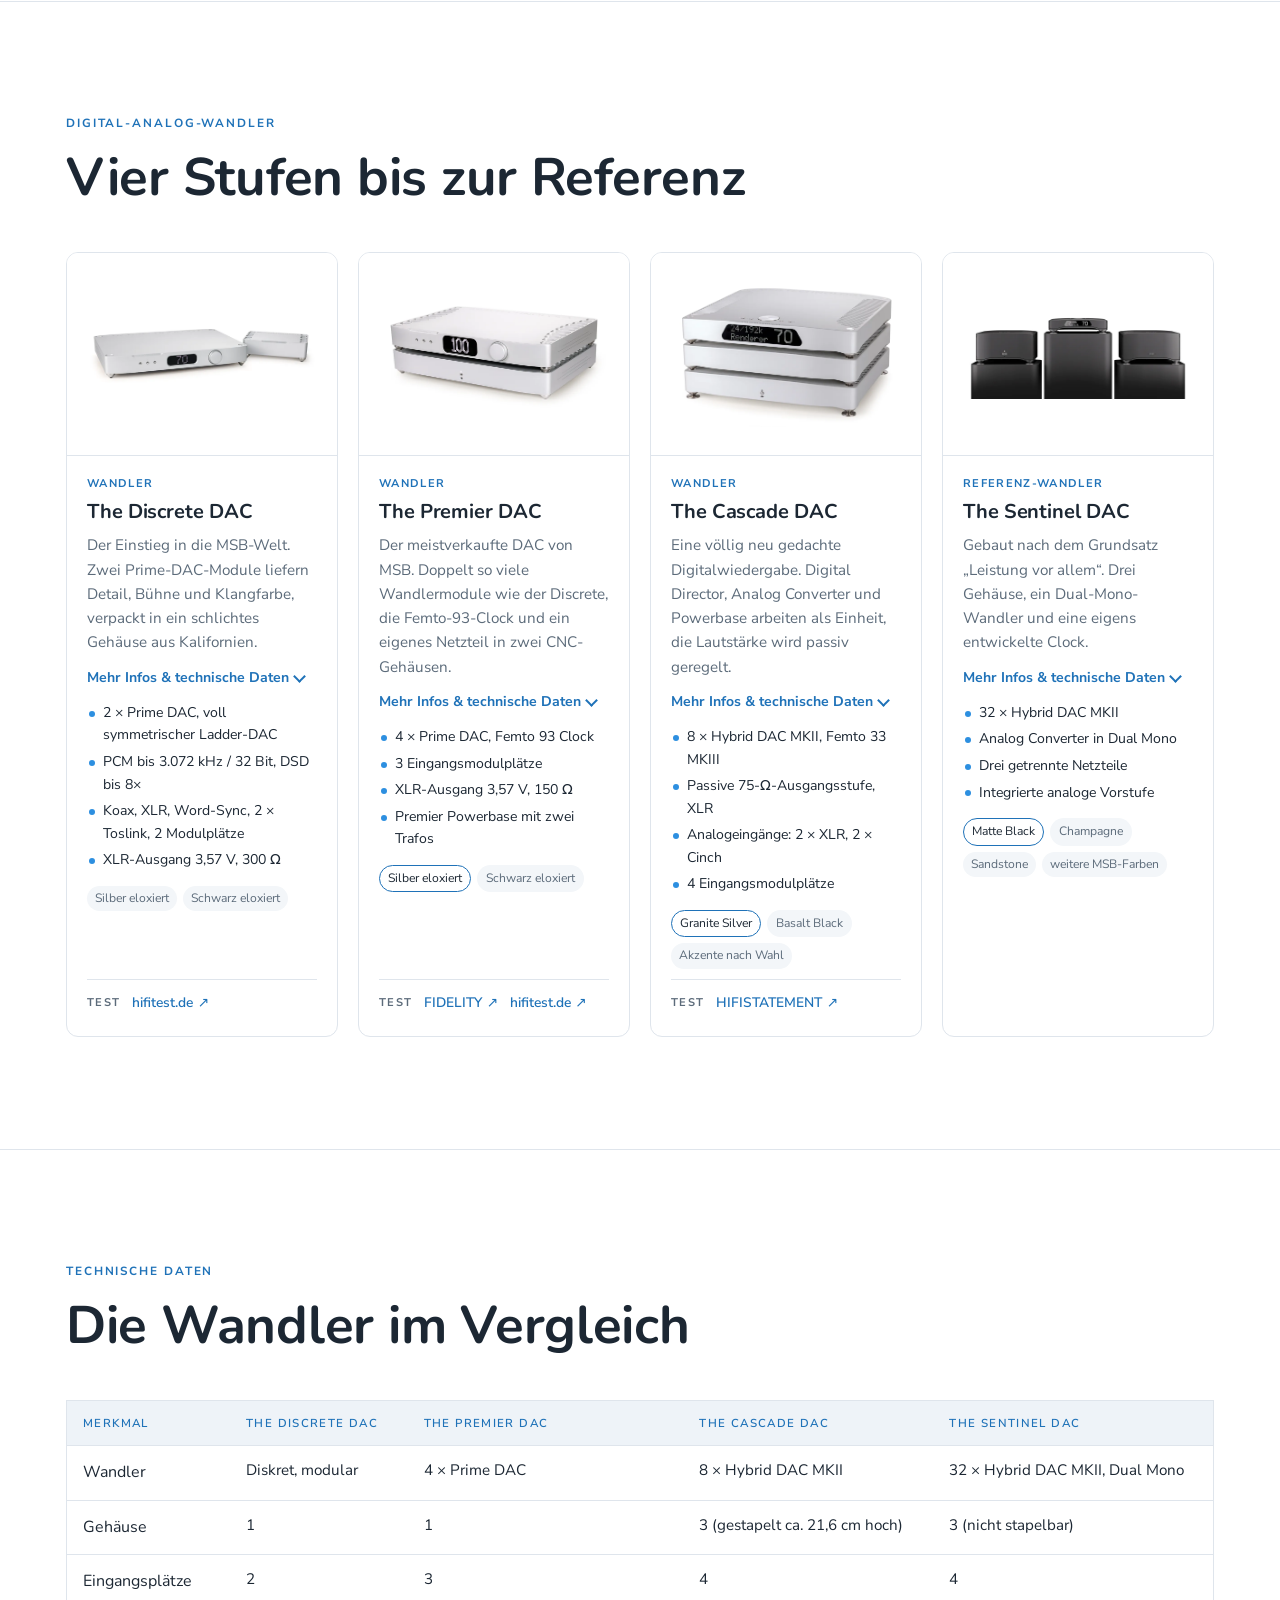
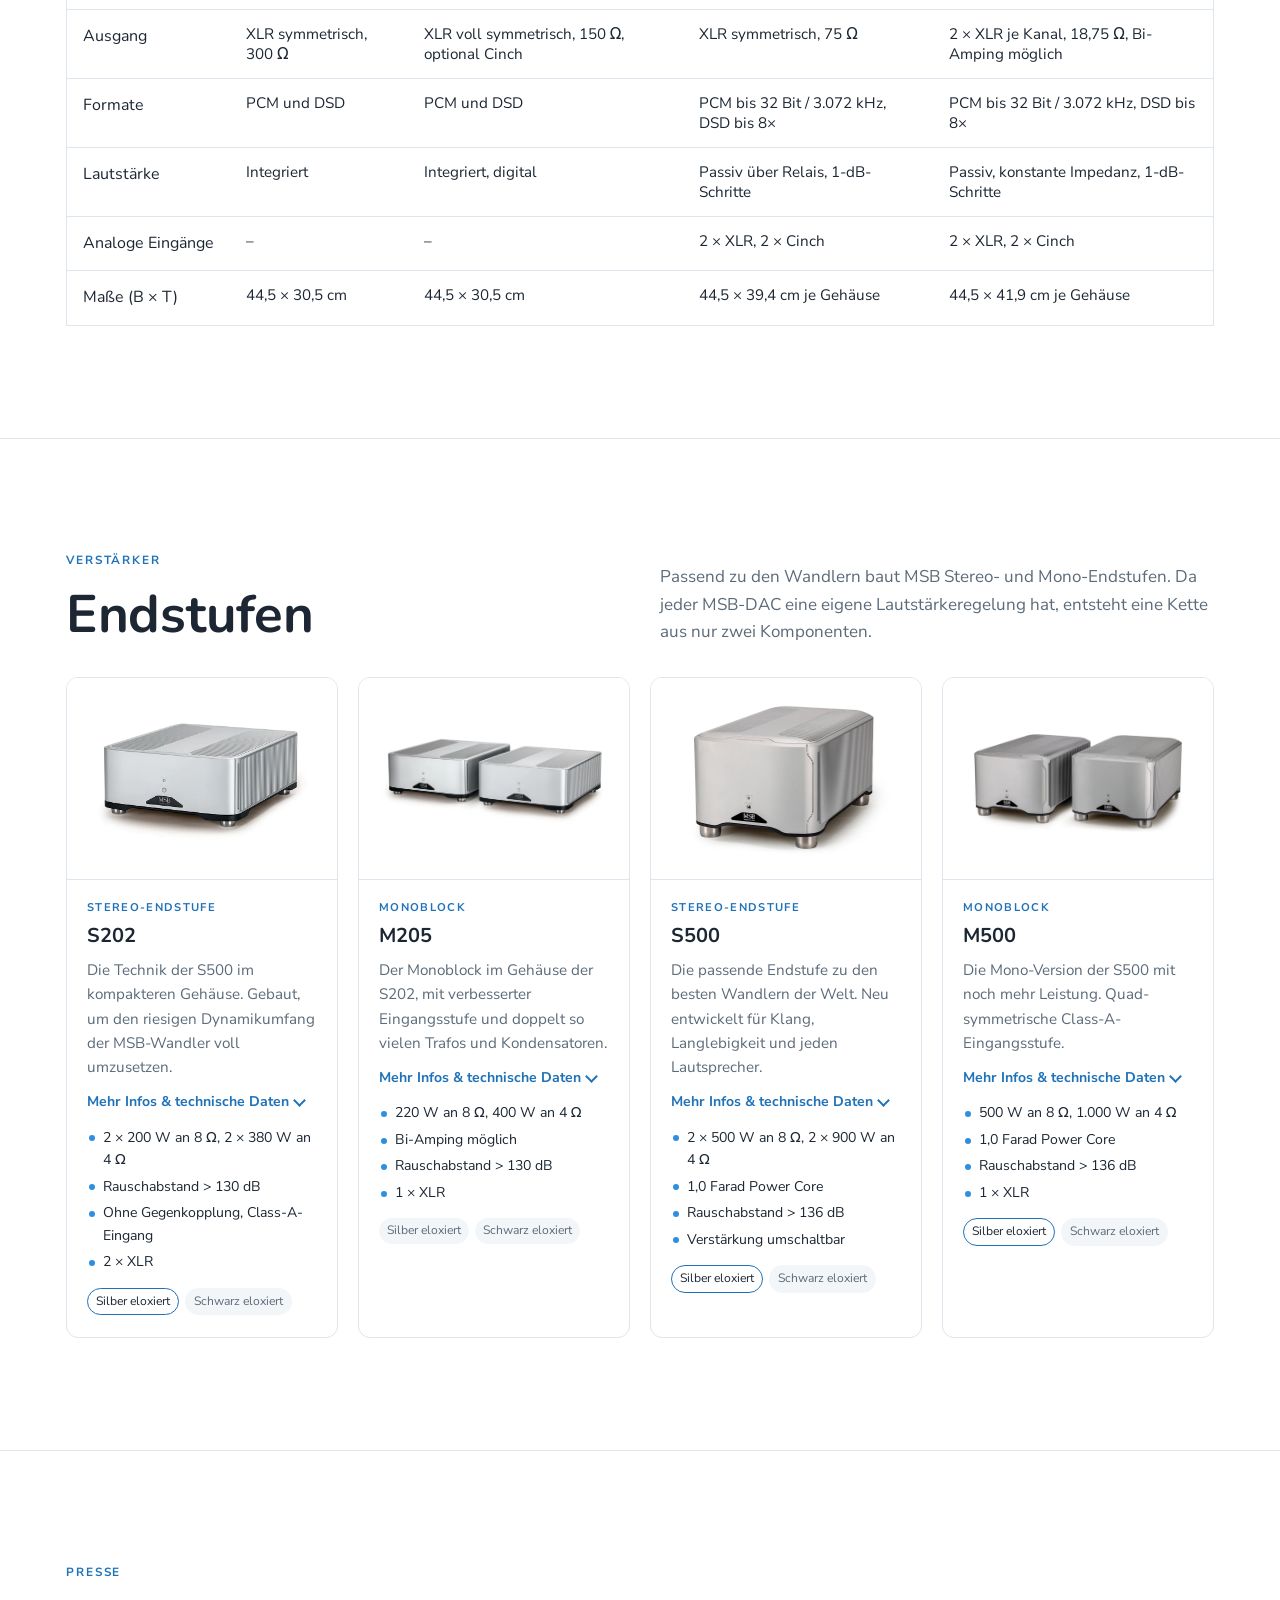
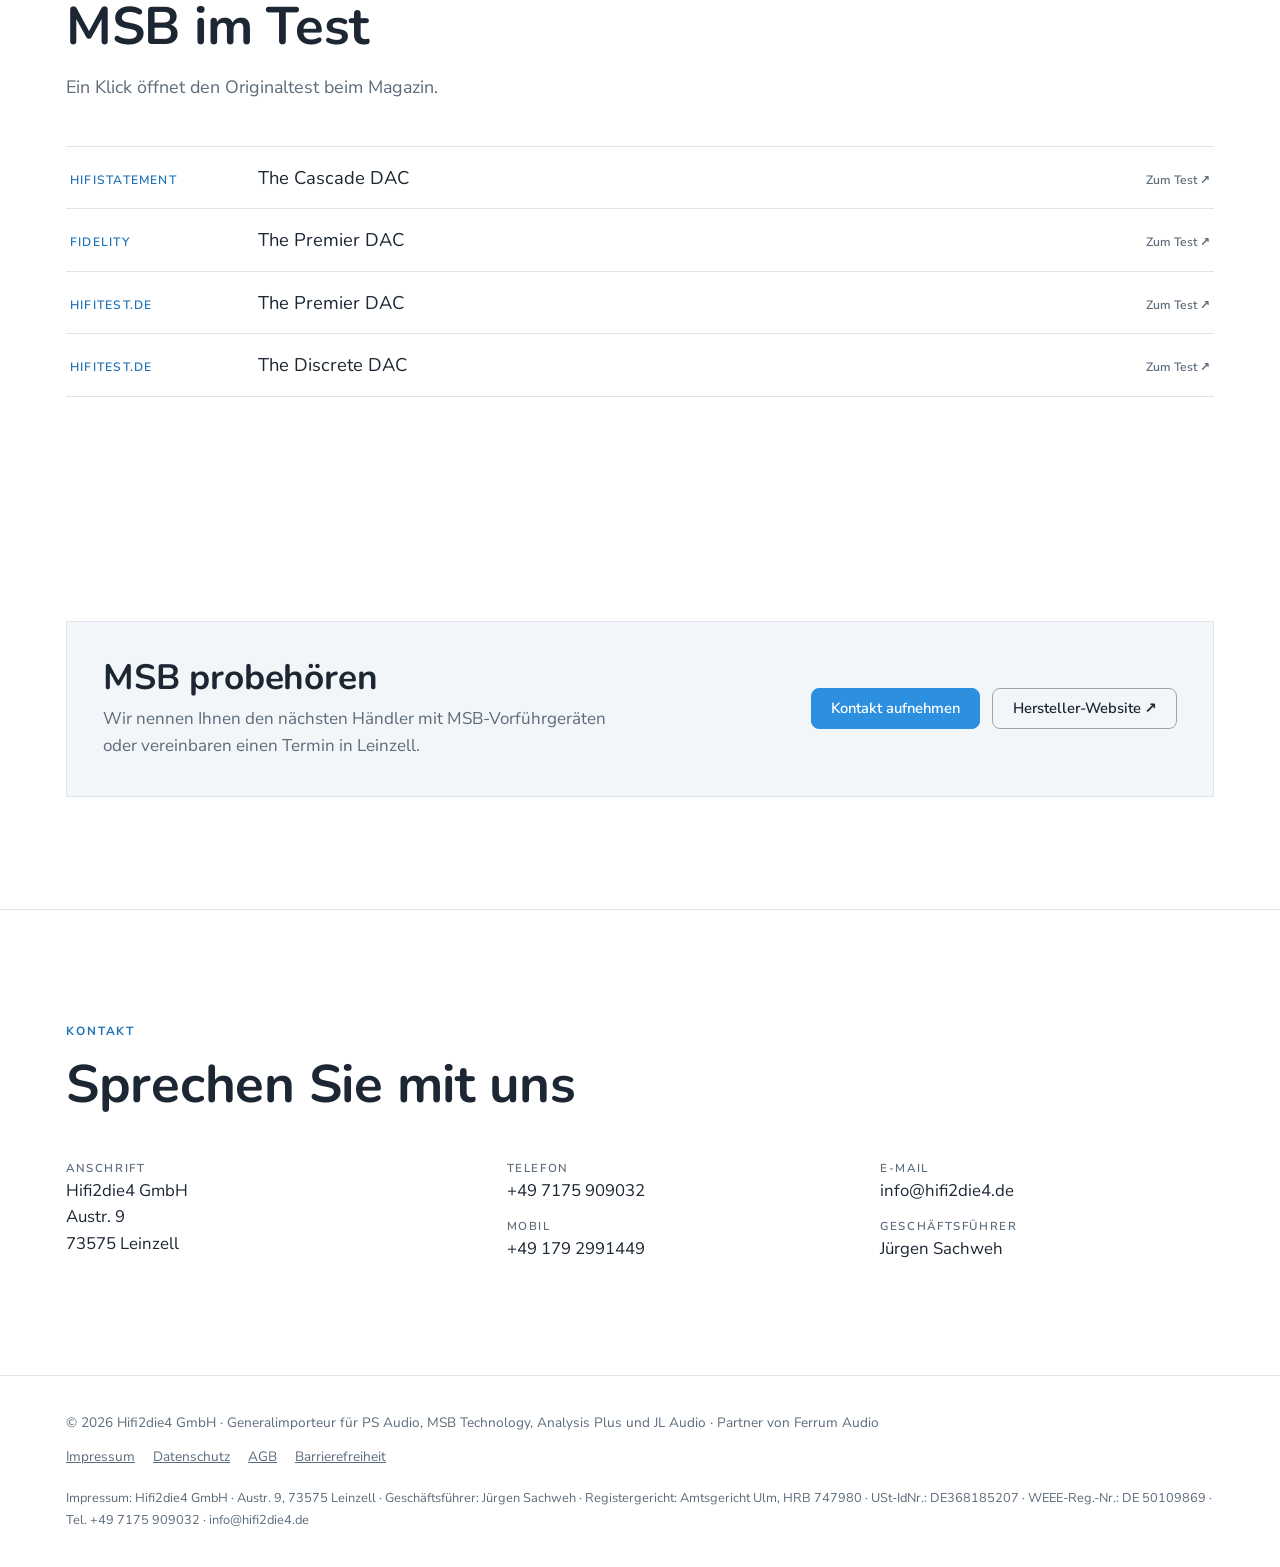
<file: msb-technology.html>
<!doctype html>
<html lang="de">
<head>
<meta name="robots" content="noindex, nofollow">
<meta charset="utf-8">
<meta name="viewport" content="width=device-width, initial-scale=1, viewport-fit=cover">
<title>MSB Technology · Hifi2Die4</title>
<meta name="description" content="Hifi2die4 GmbH: Generalimporteur für PS Audio, MSB Technology, Analysis Plus und JL Audio, Partner von Ferrum Audio. Vertrieb an den Fachhandel in Deutschland und Österreich.">
<link rel="preload" href="assets/fonts/nunito-sans-latin-wght-normal.woff2" as="font" type="font/woff2" crossorigin>
<link rel="stylesheet" href="assets/style.css?v=202610240816">
<style>body{margin:0}img{max-width:100%}[hidden]{display:none!important}</style>
</head>
<body>
<header class="top">
  <div class="wrap">
    <a class="brandmark" href="index.html" aria-label="Hifi2Die4 Startseite"><img src="assets/logo-crop.png" alt="HiFi 2 die 4"></a>
    <nav class="nav" aria-label="Hauptnavigation">
    <a href="ps-audio.html">PS Audio</a>
    <a href="msb-technology.html" aria-current="page">MSB Technology</a>
    <a href="analysis-plus.html">Analysis Plus</a>
    <a href="jl-audio.html">JL Audio</a>
    <a href="ferrum-audio.html">Ferrum</a>
    </nav>
    <details class="more-menu">
      <summary aria-label="Weitere Seiten: Service, Testberichte, Kontakt"><span class="ico"><svg viewBox="0 0 24 24" aria-hidden="true"><circle cx="5" cy="12" r="1.6"/><circle cx="12" cy="12" r="1.6"/><circle cx="19" cy="12" r="1.6"/></svg></span><span class="lbl">Mehr</span></summary>
      <div class="menu-panel">
        <div class="menu-brands"><a href="ps-audio.html">PS Audio</a><a href="msb-technology.html">MSB Technology</a><a href="analysis-plus.html">Analysis Plus</a><a href="jl-audio.html">JL Audio</a><a href="ferrum-audio.html">Ferrum</a></div>
        <a href="index.html#service"><span class="ico"><svg viewBox="0 0 24 24" aria-hidden="true"><path d="M14.7 6.3a4 4 0 0 0-5.4 5.1L4 16.7V20h3.3l5.3-5.3a4 4 0 0 0 5.1-5.4l-2.6 2.6-2.4-.6-.6-2.4z"/></svg></span><span><strong>Service</strong><small>Probehören, Einstellhilfe, Reparatur</small></span></a>
        <a href="index.html#testberichte"><span class="ico"><svg viewBox="0 0 24 24" aria-hidden="true"><rect x="4" y="4" width="16" height="16" rx="3"/><path d="M8 9h8M8 13h8M8 17h5"/></svg></span><span><strong>Testberichte</strong><small>Tests aus der Fachpresse</small></span></a>
        <a href="#kontakt"><span class="ico"><svg viewBox="0 0 24 24" aria-hidden="true"><path d="M6.6 4h2.6l1.3 4-2 1.3a11 11 0 0 0 6.2 6.2l1.3-2 4 1.3v2.6A2 2 0 0 1 18 20 14 14 0 0 1 4 6a2 2 0 0 1 2.6-2z"/></svg></span><span><strong>Kontakt</strong><small>Telefon, E-Mail, Anschrift</small></span></a>
      </div>
    </details>
    <a class="btn" href="index.html#haendler">Für Händler</a>
  </div>
</header>
<main>
<div class="page-head">
  <div class="wrap">
    <div class="copy">
      <span class="crumbs"><a href="index.html">Start</a> / <a href="index.html#marken">Marken</a> / MSB Technology</span>
      <span class="eyebrow">Generalimport für Deutschland</span>
      <h1>MSB Technology</h1>
      <p>Larry Gullman gründete MSB 1985 in Kalifornien. Heute führen seine Söhne Daniel und Jonathan das Unternehmen, das von seinen Mitarbeitern geführt wird. Entwicklung, Fertigung und Vertrieb liegen komplett im eigenen Haus. Bekannt ist MSB für diskrete Ladder-DACs, die sich über Module jederzeit erweitern lassen.</p>
      <div class="mains"><span class="chip">Gegründet 1985</span><span class="chip">Made in USA</span><span class="chip">Silber oder Schwarz eloxiert</span><span class="chip">230 V · Schuko</span></div>
    </div>
    <div class="media pimg-head"><img src="assets/p/msb/premier-dac.webp" alt="MSB The Premier DAC mit Powerbase"></div>
  </div>
</div>

<nav class="jump" aria-label="Bereiche">
  <div class="wrap">
    <a href="#technik">Technik</a><a href="#wandler">Wandler</a><a href="#daten">Technische Daten</a><a href="#endstufen">Endstufen</a><a href="#tests">Testberichte</a>
  </div>
</nav>

<section id="technik">
  <div class="wrap">
    <div class="sec-head">
      <span class="eyebrow">Technik</span>
      <h2>Ein Wandler, der mit der Anlage wächst</h2>
      <p class="lead">Ein MSB-Wandler ist kein abgeschlossenes Gerät. Eingänge, Clock und Netzteil stecken in Modulen. Wer später auf Streaming umsteigt oder eine bessere Clock möchte, tauscht ein Modul statt den ganzen DAC.</p>
    </div>
    <div class="svc">
      <div><h3>Diskreter Ladder-DAC</h3><p>Statt eines fertigen Wandlerchips arbeitet ein Netzwerk aus Präzisionswiderständen. MSB entwickelt und fertigt diese Module selbst.</p></div>
      <div><h3>Modulare Eingänge</h3><p>Steckplätze für Eingangsmodule, etwa USB, Netzwerk-Renderer oder AES/EBU. Ab Werk sind Toslink, Koax und Word-Sync an Bord.</p></div>
      <div><h3>Femto-Clocks</h3><p>Die Taktgeber lassen sich aufrüsten, beim Premier DAC zum Beispiel auf die Femto 93.</p></div>
      <div><h3>Externe Netzteile</h3><p>Lineare Netzteile im eigenen Gehäuse. Optional versorgt die Powerbase den DAC über vier isolierte Netzteile.</p></div>
      <div><h3>Integrierte Lautstärke</h3><p>Jeder DAC kann direkt an Endstufen spielen, eine separate Vorstufe ist nicht nötig.</p></div>
      <div><h3>Einheitliches Maß</h3><p>Alle Geräte teilen den MSB-Footprint von 44,5 × 30,5 cm und lassen sich sauber stapeln.</p></div>
    </div>
  </div>
</section>

<section id="wandler" class="brand-ch">
  <div class="wrap">
    <div class="sec-head">
      <span class="eyebrow">Digital-Analog-Wandler</span>
      <h2>Vier Stufen bis zur Referenz</h2>
    </div>
    <div class="pgrid"><article class="pcard" id="discrete-dac"><div class="pimg"><img src="assets/p/msb/discrete-dac.webp" alt="The Discrete DAC" loading="lazy"></div><div class="pbody"><span class="tag">Wandler</span><h3>The Discrete DAC</h3><p>Der Einstieg in die MSB-Welt. Zwei Prime-DAC-Module liefern Detail, Bühne und Klangfarbe, verpackt in ein schlichtes Gehäuse aus Kalifornien.</p><details class="pmore"><summary><span class="open">Mehr Infos &amp; technische Daten</span><span class="close">Weniger anzeigen</span></summary><p>Der beste Einstieg in die Technik von MSB. Zwei Prime-DAC-Module in voll symmetrischer, diskreter Ladder-Bauweise holen Detail, Raum und Klangfarbe der Aufnahme heraus.</p><p>Das schlichte Gehäuse wird in Kalifornien gefertigt. Ab Werk sind Koax, XLR, Word-Sync und zwei Toslink-Eingänge vorhanden, zwei weitere Plätze nehmen isolierte Eingangsmodule auf. Die Lautstärke ist in 1-dB-Schritten regelbar oder abschaltbar. Ein zweites Netzteil ist als Upgrade erhältlich.</p><table class="pdata"><caption>Technische Daten</caption><tbody><tr><th scope="row">Wandler</th><td>2 × Prime DAC, diskreter Ladder-DAC, voll symmetrisch</td></tr><tr><th scope="row">Formate</th><td>PCM 44,1 kHz – 3.072 kHz bis 32 Bit, DSD bis 8×</td></tr><tr><th scope="row">Eingänge</th><td>Koax, XLR, Word-Sync, 2 × Toslink, 2 Modulplätze</td></tr><tr><th scope="row">Ausgang</th><td>XLR, 3,57 V, 300 Ω, galvanisch getrennt</td></tr><tr><th scope="row">Lautstärke</th><td>1-dB-Schritte, abschaltbar</td></tr><tr><th scope="row">Bedienung</th><td>Fernbedienung, Front, RS-232</td></tr><tr><th scope="row">Leistungsaufnahme</th><td>35 W</td></tr><tr><th scope="row">Maße (B × T × H)</th><td>432 × 305 × 65 mm</td></tr><tr><th scope="row">Gewicht</th><td>8,2 kg</td></tr></tbody></table></details><ul><li>2 × Prime DAC, voll symmetrischer Ladder-DAC</li><li>PCM bis 3.072 kHz / 32 Bit, DSD bis 8×</li><li>Koax, XLR, Word-Sync, 2 × Toslink, 2 Modulplätze</li><li>XLR-Ausgang 3,57 V, 300 Ω</li></ul><div class="fin"><span>Silber eloxiert</span><span>Schwarz eloxiert</span></div><div class="ptests"><span class="lbl">Test</span><a href="https://www.hifitest.de/test/da-wandler/msb-the-discrete-dac-17570" target="_blank" rel="noopener">hifitest.de</a></div></div></article><article class="pcard" id="premier-dac"><div class="pimg"><img src="assets/p/msb/premier-dac.webp" alt="The Premier DAC" loading="lazy"></div><div class="pbody"><span class="tag">Wandler</span><h3>The Premier DAC</h3><p>Der meistverkaufte DAC von MSB. Doppelt so viele Wandlermodule wie der Discrete, die Femto-93-Clock und ein eigenes Netzteil in zwei CNC-Gehäusen.</p><details class="pmore"><summary><span class="open">Mehr Infos &amp; technische Daten</span><span class="close">Weniger anzeigen</span></summary><p>Der meistverkaufte DAC von MSB, in zwei gefrästen Aluminiumgehäusen. Gegenüber dem Discrete hat er doppelt so viele Wandlermodule und eine bessere Femto-Clock.</p><p>Vier Prime-DAC-Module bringen noch mehr Detail und holen die Atmosphäre der Aufnahme in den Hörraum. Die Premier Powerbase versorgt ihn über zwei rauscharme, geschirmte Trafos und vier getrennte Netzteile. Drei Plätze für Eingangsmodule und ein Clock-Steckplatz lassen ihn mitwachsen.</p><table class="pdata"><caption>Technische Daten</caption><tbody><tr><th scope="row">Wandler</th><td>4 × Prime DAC, Femto 93 Clock</td></tr><tr><th scope="row">Formate</th><td>PCM 44,1 kHz – 3.072 kHz bis 32 Bit, DSD bis 8×</td></tr><tr><th scope="row">Eingänge</th><td>3 Modulplätze, 1 Clock-Steckplatz</td></tr><tr><th scope="row">Ausgang</th><td>XLR, 3,57 V, 150 Ω, galvanisch getrennt</td></tr><tr><th scope="row">Lautstärke</th><td>hybrid analog/digital, 1-dB-Schritte</td></tr><tr><th scope="row">Netzteil</th><td>Premier Powerbase, 2 Trafos, 4 getrennte Netzteile</td></tr><tr><th scope="row">Leistungsaufnahme</th><td>45 W</td></tr><tr><th scope="row">Maße DAC (B × T × H)</th><td>432 × 305 × 65 mm</td></tr><tr><th scope="row">Gewicht DAC</th><td>8,2 kg</td></tr></tbody></table></details><ul><li>4 × Prime DAC, Femto 93 Clock</li><li>3 Eingangsmodulplätze</li><li>XLR-Ausgang 3,57 V, 150 Ω</li><li>Premier Powerbase mit zwei Trafos</li></ul><div class="fin"><button type="button" class="swatch" data-img="assets/p/msb/premier-dac.webp" aria-pressed="true" aria-label="The Premier DAC in Silber eloxiert zeigen">Silber eloxiert</button><button type="button" class="swatch" data-img="assets/p/msb/premier-dac--1.webp" aria-pressed="false" aria-label="The Premier DAC in Schwarz eloxiert zeigen">Schwarz eloxiert</button></div><div class="ptests"><span class="lbl">Test</span><a href="https://www.fidelity-online.de/msb-technology-the-premier-dac/" target="_blank" rel="noopener">FIDELITY</a><a href="https://www.hifitest.de/test/da-wandler/msb-the-premier-dac-18966" target="_blank" rel="noopener">hifitest.de</a></div></div></article><article class="pcard" id="cascade-dac"><div class="pimg"><img src="assets/p/msb/cascade-dac.webp" alt="The Cascade DAC" loading="lazy"></div><div class="pbody"><span class="tag">Wandler</span><h3>The Cascade DAC</h3><p>Eine völlig neu gedachte Digitalwiedergabe. Digital Director, Analog Converter und Powerbase arbeiten als Einheit, die Lautstärke wird passiv geregelt.</p><details class="pmore"><summary><span class="open">Mehr Infos &amp; technische Daten</span><span class="close">Weniger anzeigen</span></summary><p>MSB hat die Grundlagen des Wandlerbaus neu durchdacht und den Cascade auf drei Gehäuse verteilt. Der Digital Director bündelt alle Quellen, Schnittstellen und die störanfällige Digitaltechnik.</p><p>Im Analog Converter sitzt nur die rauscharme Analogtechnik, die Powerbase liefert die Versorgung. Verbunden sind Director und Converter per Glasfaser. Acht Hybrid-DAC-MKII-Module, die Femto 33 MKIII Clock und eine passive Lautstärke mit konstanten 75 Ohm sorgen für eine Analogwiedergabe, die in fast jeder Anlage überzeugt.</p><table class="pdata"><caption>Technische Daten</caption><tbody><tr><th scope="row">Aufbau</th><td>Digital Director, Analog Converter, Powerbase</td></tr><tr><th scope="row">Wandler</th><td>8 × Hybrid DAC MKII, Femto 33 MKIII Clock</td></tr><tr><th scope="row">Formate</th><td>PCM 44,1 kHz – 3.072 kHz bis 32 Bit, DSD bis 8×</td></tr><tr><th scope="row">Ausgang</th><td>XLR, passive 75-Ω-Stufe</td></tr><tr><th scope="row">Analogeingänge</th><td>2 × XLR, 2 × Cinch</td></tr><tr><th scope="row">Digitaleingänge</th><td>4 Modulplätze, Glasfaser-Verbindung Cascade-Link</td></tr><tr><th scope="row">Maße je Gehäuse (B × T × H)</th><td>445 × 394 × 79 mm, gestapelt 216 mm</td></tr><tr><th scope="row">Garantie</th><td>2 Jahre, mit Registrierung 5 Jahre</td></tr></tbody></table></details><ul><li>8 × Hybrid DAC MKII, Femto 33 MKIII</li><li>Passive 75-Ω-Ausgangsstufe, XLR</li><li>Analogeingänge: 2 × XLR, 2 × Cinch</li><li>4 Eingangsmodulplätze</li></ul><div class="fin"><button type="button" class="swatch" data-img="assets/p/msb/cascade-dac.webp" aria-pressed="true" aria-label="The Cascade DAC in Granite Silver zeigen">Granite Silver</button><button type="button" class="swatch" data-img="assets/p/msb/cascade-dac--1.webp" aria-pressed="false" aria-label="The Cascade DAC in Basalt Black zeigen">Basalt Black</button><span>Akzente nach Wahl</span></div><div class="ptests"><span class="lbl">Test</span><a href="https://www.hifistatement.net/tests/item/4381-msb-technology-cascade-dac-aktuelle-version" target="_blank" rel="noopener">HIFISTATEMENT</a></div></div></article><article class="pcard" id="sentinel-dac"><div class="pimg"><img src="assets/p/msb/sentinel-dac.webp" alt="The Sentinel DAC" loading="lazy"></div><div class="pbody"><span class="tag">Referenz-Wandler</span><h3>The Sentinel DAC</h3><p>Gebaut nach dem Grundsatz „Leistung vor allem“. Drei Gehäuse, ein Dual-Mono-Wandler und eine eigens entwickelte Clock.</p><details class="pmore"><summary><span class="open">Mehr Infos &amp; technische Daten</span><span class="close">Weniger anzeigen</span></summary><p>Ohne Grenzen gebaut, für Menschen, denen Musik über alles geht. Unter dem Motto „Leistung vor allem“ entstand ein System aus drei Gehäusen, in dem jedes Teil seine optimale Umgebung hat.</p><p>32 Hybrid-DAC-MKII-Module, eine eigens entwickelte diskrete Clock und eine analoge Vorstufe stecken im Dual-Mono-Analogwandler. Das Netzteil versorgt linken Kanal, rechten Kanal und Clock getrennt. Die Gehäuse sind nicht stapelbar und brauchen gute Belüftung.</p><table class="pdata"><caption>Technische Daten</caption><tbody><tr><th scope="row">Aufbau</th><td>Digital Director, Analog Converter (Dual Mono), Netzteil</td></tr><tr><th scope="row">Wandler</th><td>32 × Hybrid DAC MKII, Sentinel Clock</td></tr><tr><th scope="row">Vorstufe</th><td>integrierte analoge Vorstufe</td></tr><tr><th scope="row">Formate</th><td>PCM 44,1 kHz – 3.072 kHz bis 32 Bit, DSD bis 8×</td></tr><tr><th scope="row">Ausgang</th><td>2 × XLR je Kanal, 18,75 Ω (Bi-Amping 37,5 Ω)</td></tr><tr><th scope="row">Lautstärke</th><td>passiv, konstante Impedanz, 1-dB-Schritte</td></tr><tr><th scope="row">Analogeingänge</th><td>2 × XLR, 2 × Cinch</td></tr><tr><th scope="row">Digitaleingänge</th><td>4 Modulplätze</td></tr><tr><th scope="row">Netzteil</th><td>3 getrennte Versorgungen (links, rechts, Clock)</td></tr><tr><th scope="row">Maße Converter/Netzteil (B × T × H)</th><td>445 × 419 × 240 mm</td></tr><tr><th scope="row">Maße Director (B × T × H)</th><td>445 × 419 × 108 mm</td></tr><tr><th scope="row">Gewicht</th><td>53,3 kg / 41,3 kg / 21 kg</td></tr></tbody></table></details><ul><li>32 × Hybrid DAC MKII</li><li>Analog Converter in Dual Mono</li><li>Drei getrennte Netzteile</li><li>Integrierte analoge Vorstufe</li></ul><div class="fin"><button type="button" class="swatch" data-img="assets/p/msb/sentinel-dac.webp" aria-pressed="true" aria-label="The Sentinel DAC in Matte Black zeigen">Matte Black</button><button type="button" class="swatch" data-img="assets/p/msb/sentinel-dac--1.webp" data-photo="1" aria-pressed="false" aria-label="The Sentinel DAC in Champagne zeigen">Champagne</button><span>Sandstone</span><span>weitere MSB-Farben</span></div></div></article></div>
  </div>
</section>

<section id="daten" class="brand-ch">
  <div class="wrap">
    <div class="sec-head">
      <span class="eyebrow">Technische Daten</span>
      <h2>Die Wandler im Vergleich</h2>
    </div>
    <div class="models compare">
      <table>
        <thead><tr><th>Merkmal</th><th>The Discrete DAC</th><th>The Premier DAC</th><th>The Cascade DAC</th><th>The Sentinel DAC</th></tr></thead>
        <tbody>
          <tr><td>Wandler</td><td>Diskret, modular</td><td>4 × Prime DAC</td><td>8 × Hybrid DAC MKII</td><td>32 × Hybrid DAC MKII, Dual Mono</td></tr>
          <tr><td>Gehäuse</td><td>1</td><td>1</td><td>3 (gestapelt ca. 21,6 cm hoch)</td><td>3 (nicht stapelbar)</td></tr>
          <tr><td>Eingangsplätze</td><td>2</td><td>3</td><td>4</td><td>4</td></tr>
          <tr><td>Ausgang</td><td>XLR symmetrisch, 300 Ω</td><td>XLR voll symmetrisch, 150 Ω, optional Cinch</td><td>XLR symmetrisch, 75 Ω</td><td>2 × XLR je Kanal, 18,75 Ω, Bi-Amping möglich</td></tr>
          <tr><td>Formate</td><td>PCM und DSD</td><td>PCM und DSD</td><td>PCM bis 32 Bit / 3.072 kHz, DSD bis 8×</td><td>PCM bis 32 Bit / 3.072 kHz, DSD bis 8×</td></tr>
          <tr><td>Lautstärke</td><td>Integriert</td><td>Integriert, digital</td><td>Passiv über Relais, 1-dB-Schritte</td><td>Passiv, konstante Impedanz, 1-dB-Schritte</td></tr>
          <tr><td>Analoge Eingänge</td><td>–</td><td>–</td><td>2 × XLR, 2 × Cinch</td><td>2 × XLR, 2 × Cinch</td></tr>
          <tr><td>Maße (B × T)</td><td>44,5 × 30,5 cm</td><td>44,5 × 30,5 cm</td><td>44,5 × 39,4 cm je Gehäuse</td><td>44,5 × 41,9 cm je Gehäuse</td></tr>
        </tbody>
      </table>
    </div>
  </div>
</section>

<section id="endstufen" class="brand-ch">
  <div class="wrap">
    <div class="series-head">
      <div class="sec-head" style="margin-bottom:0"><span class="eyebrow">Verstärker</span><h2>Endstufen</h2></div>
      <p>Passend zu den Wandlern baut MSB Stereo- und Mono-Endstufen. Da jeder MSB-DAC eine eigene Lautstärkeregelung hat, entsteht eine Kette aus nur zwei Komponenten.</p>
    </div>
    <div class="pgrid"><article class="pcard" id="s202-stereo-amplifier"><div class="pimg"><img src="assets/p/msb/s202-stereo-amplifier.webp" alt="S202" loading="lazy"></div><div class="pbody"><span class="tag">Stereo-Endstufe</span><h3>S202</h3><p>Die Technik der S500 im kompakteren Gehäuse. Gebaut, um den riesigen Dynamikumfang der MSB-Wandler voll umzusetzen.</p><details class="pmore"><summary><span class="open">Mehr Infos &amp; technische Daten</span><span class="close">Weniger anzeigen</span></summary><p>Nach dem Erfolg der S500 hat MSB deren Technik in ein kompakteres Gehäuse mit weniger Leistung übertragen. Entstanden ist die S202, die den enormen Dynamikumfang der MSB-Wandler voll umsetzt.</p><p>Die Eingangsstufe arbeitet diskret in Class A, doppelt symmetrisch und ohne Gegenkopplung. Die Eingangsimpedanz lässt sich an den DAC anpassen. Modularer Aufbau und ein Gehäuse aus massivem Aluminium. Laut MSB die beste Endstufe fürs Geld, die sie je gebaut haben.</p><table class="pdata"><caption>Technische Daten</caption><tbody><tr><th scope="row">Leistung</th><td>2 × 200 W an 8 Ω, 2 × 380 W an 4 Ω</td></tr><tr><th scope="row">Schaltung</th><td>Class-A-Eingang, Class-AB-Ausgang, ohne Gegenkopplung</td></tr><tr><th scope="row">Frequenzgang</th><td>20 Hz – 20 kHz (±0,03 dB)</td></tr><tr><th scope="row">Rauschabstand</th><td>&gt; 130 dB</td></tr><tr><th scope="row">Verstärkung</th><td>23,8 dB</td></tr><tr><th scope="row">Eingangsimpedanz</th><td>75 Ω / 300 Ω / 1,2 kΩ wählbar</td></tr><tr><th scope="row">Leistungsaufnahme</th><td>90 W im Leerlauf</td></tr><tr><th scope="row">Maße (B × T × H)</th><td>404 × 483 × 178 mm</td></tr><tr><th scope="row">Gewicht</th><td>41 kg</td></tr></tbody></table></details><ul><li>2 × 200 W an 8 Ω, 2 × 380 W an 4 Ω</li><li>Rauschabstand &gt; 130 dB</li><li>Ohne Gegenkopplung, Class-A-Eingang</li><li>2 × XLR</li></ul><div class="fin"><button type="button" class="swatch" data-img="assets/p/msb/s202-stereo-amplifier.webp" aria-pressed="true" aria-label="S202 in Silber eloxiert zeigen">Silber eloxiert</button><button type="button" class="swatch" data-img="assets/p/msb/s202-stereo-amplifier--1.webp" aria-pressed="false" aria-label="S202 in Schwarz eloxiert zeigen">Schwarz eloxiert</button></div></div></article><article class="pcard" id="m205-mono-amplifier"><div class="pimg"><img src="assets/p/msb/m205-mono-amplifier.webp" alt="M205" loading="lazy"></div><div class="pbody"><span class="tag">Monoblock</span><h3>M205</h3><p>Der Monoblock im Gehäuse der S202, mit verbesserter Eingangsstufe und doppelt so vielen Trafos und Kondensatoren.</p><details class="pmore"><summary><span class="open">Mehr Infos &amp; technische Daten</span><span class="close">Weniger anzeigen</span></summary><p>Viele Kunden wünschten sich einen Monoblock im Gehäuse der S202. Der M205 bekommt dafür eine verbesserte Eingangsstufe und doppelt so viele Trafos und Kondensatoren.</p><p>Das Ergebnis ist eine präzisere Bühne, natürlichere Stimmen und körperhaftere Instrumente, schon ab den ersten Tönen. 220 Watt an 8 Ohm, 400 Watt an 4 Ohm. Mit zwei Lautsprecherklemmen-Paaren ist auch Bi-Amping möglich.</p><table class="pdata"><caption>Technische Daten</caption><tbody><tr><th scope="row">Leistung</th><td>220 W an 8 Ω, 400 W an 4 Ω</td></tr><tr><th scope="row">Bi-Amping</th><td>2 × 200 W an 8 Ω</td></tr><tr><th scope="row">Frequenzgang</th><td>20 Hz – 20 kHz (±0,03 dB)</td></tr><tr><th scope="row">Rauschabstand</th><td>&gt; 130 dB</td></tr><tr><th scope="row">Verstärkung</th><td>23,8 dB</td></tr><tr><th scope="row">Eingangsimpedanz</th><td>75 Ω / 300 Ω / 1,2 kΩ wählbar</td></tr><tr><th scope="row">Leistungsaufnahme</th><td>90 W im Leerlauf</td></tr><tr><th scope="row">Maße (B × T × H)</th><td>404 × 483 × 178 mm</td></tr><tr><th scope="row">Gewicht</th><td>41 kg je Monoblock</td></tr></tbody></table></details><ul><li>220 W an 8 Ω, 400 W an 4 Ω</li><li>Bi-Amping möglich</li><li>Rauschabstand &gt; 130 dB</li><li>1 × XLR</li></ul><div class="fin"><span>Silber eloxiert</span><span>Schwarz eloxiert</span></div></div></article><article class="pcard" id="s500-stereo-amplifier"><div class="pimg"><img src="assets/p/msb/s500-stereo-amplifier.webp" alt="S500" loading="lazy"></div><div class="pbody"><span class="tag">Stereo-Endstufe</span><h3>S500</h3><p>Die passende Endstufe zu den besten Wandlern der Welt. Neu entwickelt für Klang, Langlebigkeit und jeden Lautsprecher.</p><details class="pmore"><summary><span class="open">Mehr Infos &amp; technische Daten</span><span class="close">Weniger anzeigen</span></summary><p>Die besten Wandler der Welt brauchten eine passende Endstufe. MSB hat sie von Grund auf neu entwickelt, mit Klang, Langlebigkeit und der Fähigkeit, jeden Lautsprecher zu treiben, als Ziel.</p><p>Ein Power Core mit 1,0 Farad, eine angepasste Eingangsstufe und ein modulares Innenleben stecken in einem Gehäuse aus massivem Aluminium. 500 Watt an 8 Ohm, 900 Watt an 4 Ohm pro Kanal, Verstärkung in drei Stufen umschaltbar.</p><table class="pdata"><caption>Technische Daten</caption><tbody><tr><th scope="row">Leistung</th><td>2 × 500 W an 8 Ω, 2 × 900 W an 4 Ω</td></tr><tr><th scope="row">Netzteil</th><td>Power Core mit 1,0 Farad</td></tr><tr><th scope="row">Frequenzgang</th><td>20 Hz – 20 kHz (±0,025 dB)</td></tr><tr><th scope="row">Rauschabstand</th><td>&gt; 136 dB</td></tr><tr><th scope="row">Verstärkung</th><td>16,2 / 22,2 / 28,2 dB umschaltbar</td></tr><tr><th scope="row">Leistungsaufnahme</th><td>270 W im Leerlauf</td></tr><tr><th scope="row">Maße (B × T × H)</th><td>381 × 599 × 305 mm</td></tr><tr><th scope="row">Gewicht</th><td>74 kg</td></tr></tbody></table></details><ul><li>2 × 500 W an 8 Ω, 2 × 900 W an 4 Ω</li><li>1,0 Farad Power Core</li><li>Rauschabstand &gt; 136 dB</li><li>Verstärkung umschaltbar</li></ul><div class="fin"><button type="button" class="swatch" data-img="assets/p/msb/s500-stereo-amplifier.webp" aria-pressed="true" aria-label="S500 in Silber eloxiert zeigen">Silber eloxiert</button><button type="button" class="swatch" data-img="assets/p/msb/s500-stereo-amplifier--1.webp" aria-pressed="false" aria-label="S500 in Schwarz eloxiert zeigen">Schwarz eloxiert</button></div></div></article><article class="pcard" id="m500-mono-amplifier"><div class="pimg"><img src="assets/p/msb/m500-mono-amplifier.webp" alt="M500" loading="lazy"></div><div class="pbody"><span class="tag">Monoblock</span><h3>M500</h3><p>Die Mono-Version der S500 mit noch mehr Leistung. Quad-symmetrische Class-A-Eingangsstufe.</p><details class="pmore"><summary><span class="open">Mehr Infos &amp; technische Daten</span><span class="close">Weniger anzeigen</span></summary><p>Die Mono-Version der S500, mit einer quad-symmetrischen Class-A-Eingangsstufe und noch mehr Leistung: 500 Watt an 8 Ohm, 1.000 Watt an 4 Ohm.</p><p>Wie die S500 hat sie einen Power Core mit 1,0 Farad, modulare Technik und ein Gehäuse aus massivem Aluminium. Verstärkung und Eingangsimpedanz lassen sich an Wandler und Anlage anpassen. MSB nennt die 500er-Serie die beste Endstufe, die sie je gebaut haben.</p><table class="pdata"><caption>Technische Daten</caption><tbody><tr><th scope="row">Leistung</th><td>500 W an 8 Ω, 1.000 W an 4 Ω</td></tr><tr><th scope="row">Netzteil</th><td>Power Core mit 1,0 Farad</td></tr><tr><th scope="row">Frequenzgang</th><td>20 Hz – 20 kHz (±0,025 dB)</td></tr><tr><th scope="row">Rauschabstand</th><td>&gt; 136 dB</td></tr><tr><th scope="row">Verstärkung</th><td>16,4 / 22,4 / 28,4 dB umschaltbar</td></tr><tr><th scope="row">Leistungsaufnahme</th><td>150 W im Leerlauf</td></tr><tr><th scope="row">Maße (B × T × H)</th><td>381 × 599 × 305 mm</td></tr><tr><th scope="row">Gewicht</th><td>74 kg je Monoblock</td></tr></tbody></table></details><ul><li>500 W an 8 Ω, 1.000 W an 4 Ω</li><li>1,0 Farad Power Core</li><li>Rauschabstand &gt; 136 dB</li><li>1 × XLR</li></ul><div class="fin"><button type="button" class="swatch" data-img="assets/p/msb/m500-mono-amplifier.webp" aria-pressed="true" aria-label="M500 in Silber eloxiert zeigen">Silber eloxiert</button><button type="button" class="swatch" data-img="assets/p/msb/m500-mono-amplifier--1.webp" aria-pressed="false" aria-label="M500 in Schwarz eloxiert zeigen">Schwarz eloxiert</button></div></div></article></div>
  </div>
</section>

<section id="tests" class="brand-ch">
  <div class="wrap">
    <div class="sec-head">
      <span class="eyebrow">Presse</span>
      <h2>MSB im Test</h2>
      <p class="lead">Ein Klick öffnet den Originaltest beim Magazin.</p>
    </div>
    <ul class="reviews">
      <li><a href="https://www.hifistatement.net/tests/item/4381-msb-technology-cascade-dac-aktuelle-version" target="_blank" rel="noopener"><span class="mag">HIFISTATEMENT</span><span class="dev">The Cascade DAC</span><span class="go">Zum Test ↗</span></a></li>
      <li><a href="https://www.fidelity-online.de/msb-technology-the-premier-dac/" target="_blank" rel="noopener"><span class="mag">FIDELITY</span><span class="dev">The Premier DAC</span><span class="go">Zum Test ↗</span></a></li>
      <li><a href="https://www.hifitest.de/test/da-wandler/msb-the-premier-dac-18966" target="_blank" rel="noopener"><span class="mag">hifitest.de</span><span class="dev">The Premier DAC</span><span class="go">Zum Test ↗</span></a></li>
      <li><a href="https://www.hifitest.de/test/da-wandler/msb-the-discrete-dac-17570" target="_blank" rel="noopener"><span class="mag">hifitest.de</span><span class="dev">The Discrete DAC</span><span class="go">Zum Test ↗</span></a></li>
    </ul>
  </div>
</section>

<section>
  <div class="wrap">
    <div class="cta">
      <div><h2>MSB probehören</h2><p>Wir nennen Ihnen den nächsten Händler mit MSB-Vorführgeräten oder vereinbaren einen Termin in Leinzell.</p></div>
      <div class="actions"><a class="btn" href="#kontakt">Kontakt aufnehmen</a><a class="btn ghost" href="https://www.msbtechnology.com/" target="_blank" rel="noopener">Hersteller-Website ↗</a></div>
    </div>
  </div>
</section>

<section id="kontakt" class="brand-ch">
  <div class="wrap">
    <div class="sec-head">
      <span class="eyebrow">Kontakt</span>
      <h2>Sprechen Sie mit uns</h2>
    </div>
    <div class="contact">
      <dl><div><dt>Anschrift</dt><dd>Hifi2die4 GmbH<br>Austr. 9<br>73575 Leinzell</dd></div></dl>
      <dl><div><dt>Telefon</dt><dd>+49 7175 909032</dd></div><div><dt>Mobil</dt><dd>+49 179 2991449</dd></div></dl>
      <dl><div><dt>E-Mail</dt><dd>info@hifi2die4.de</dd></div><div><dt>Geschäftsführer</dt><dd>Jürgen Sachweh</dd></div></dl>
    </div>
  </div>
</section>
</main>
<script>
(function(){var m=document.querySelector('.more-menu');if(!m)return;document.addEventListener('click',function(e){if(m.open&&(!m.contains(e.target)||e.target.closest('.menu-panel a')))m.open=false;});document.addEventListener('keydown',function(e){if(e.key==='Escape')m.open=false;});})();
document.addEventListener('click',function(e){var b=e.target.closest('.swatch');if(!b)return;var c=b.closest('.pcard'),w=c.querySelector('.pimg'),i=w.querySelector('img');i.src=b.dataset.img;w.classList.toggle('photo',!!b.dataset.photo);c.querySelectorAll('.swatch').forEach(function(x){x.setAttribute('aria-pressed',x===b?'true':'false');});});
</script>
<footer>
  <div class="wrap">
    <span>© 2026 Hifi2die4 GmbH · Generalimporteur für PS Audio, MSB Technology, Analysis Plus und JL Audio · Partner von Ferrum Audio</span>
    <nav aria-label="Rechtliches"><a href="impressum.html">Impressum</a><a href="datenschutz.html">Datenschutz</a><a href="agb.html">AGB</a><a href="barrierefreiheit.html">Barrierefreiheit</a></nav>
  </div>
  <div class="wrap legal">Impressum: Hifi2die4 GmbH · Austr. 9, 73575 Leinzell · Geschäftsführer: Jürgen Sachweh · Registergericht: Amtsgericht Ulm, HRB 747980 · USt-IdNr.: DE368185207 · WEEE-Reg.-Nr.: DE 50109869 · Tel. +49 7175 909032 · info@hifi2die4.de</div>
</footer>
</body>
</html>
</file>
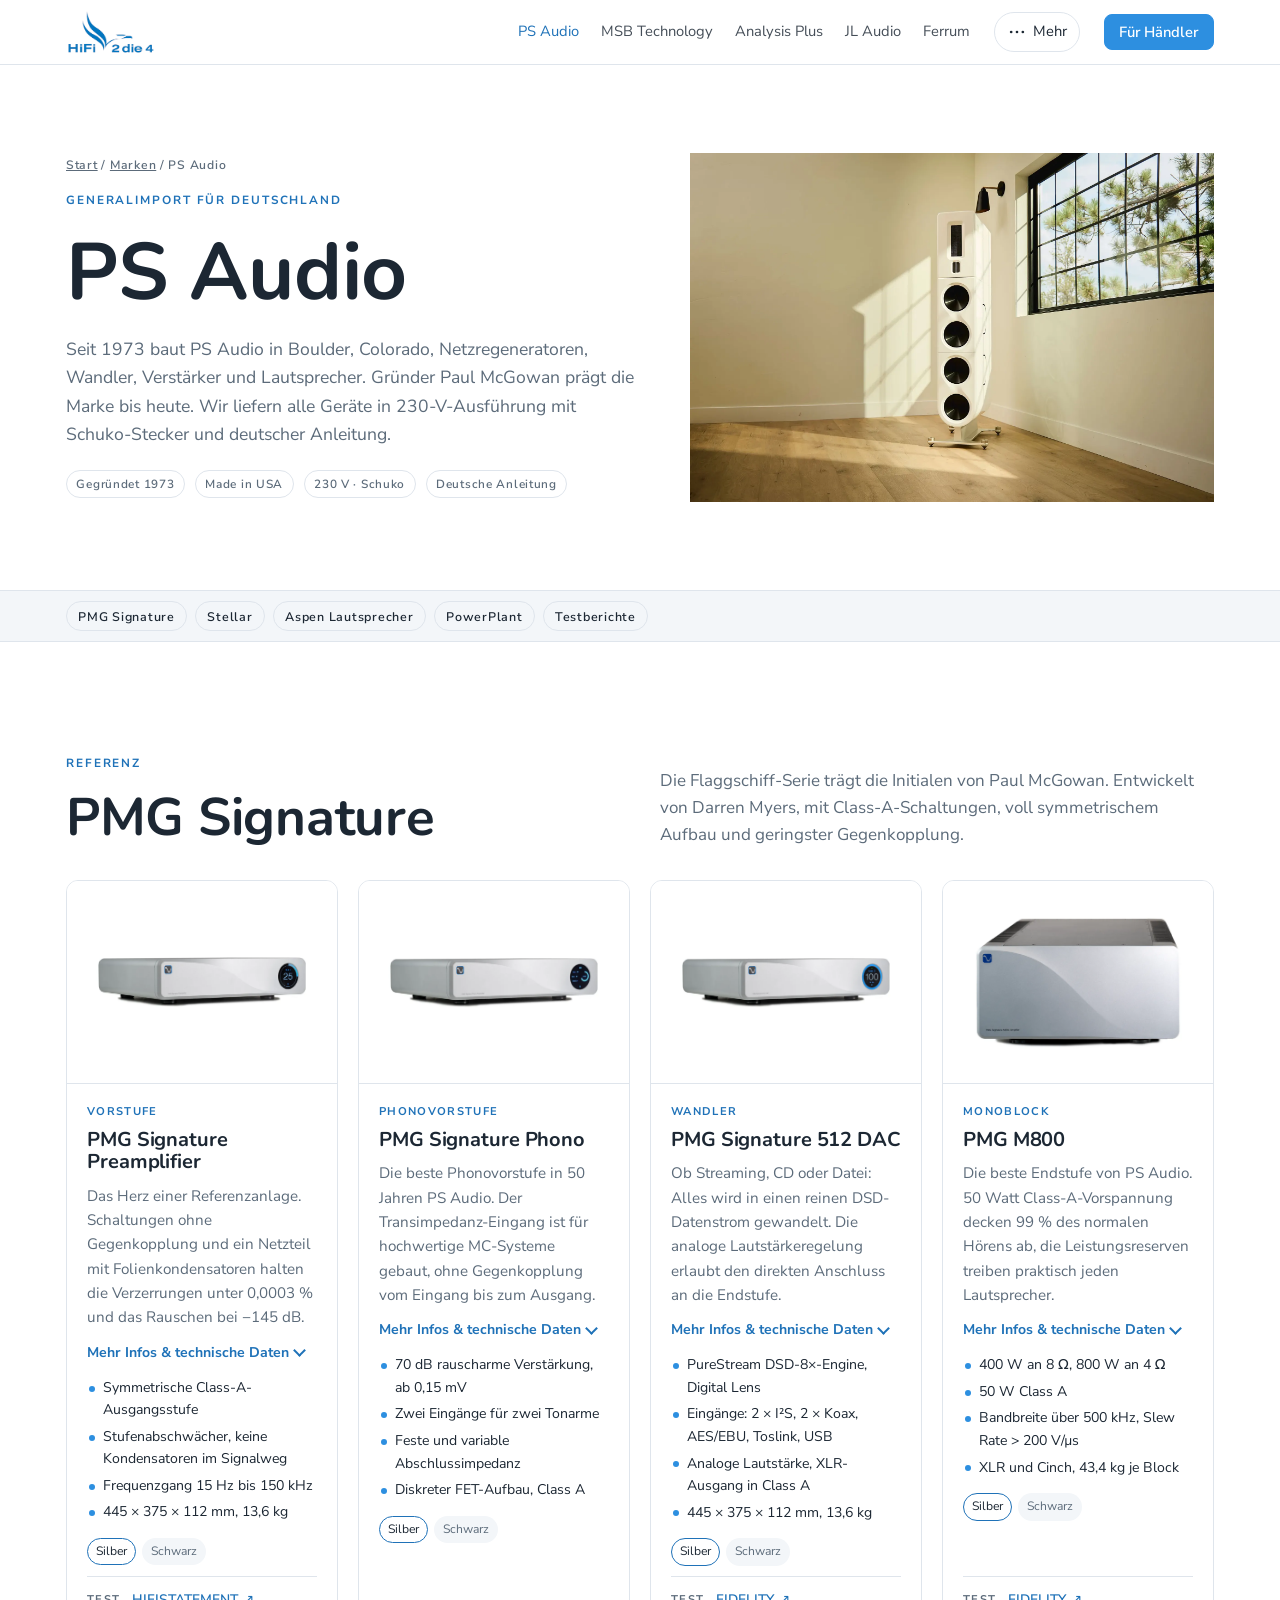
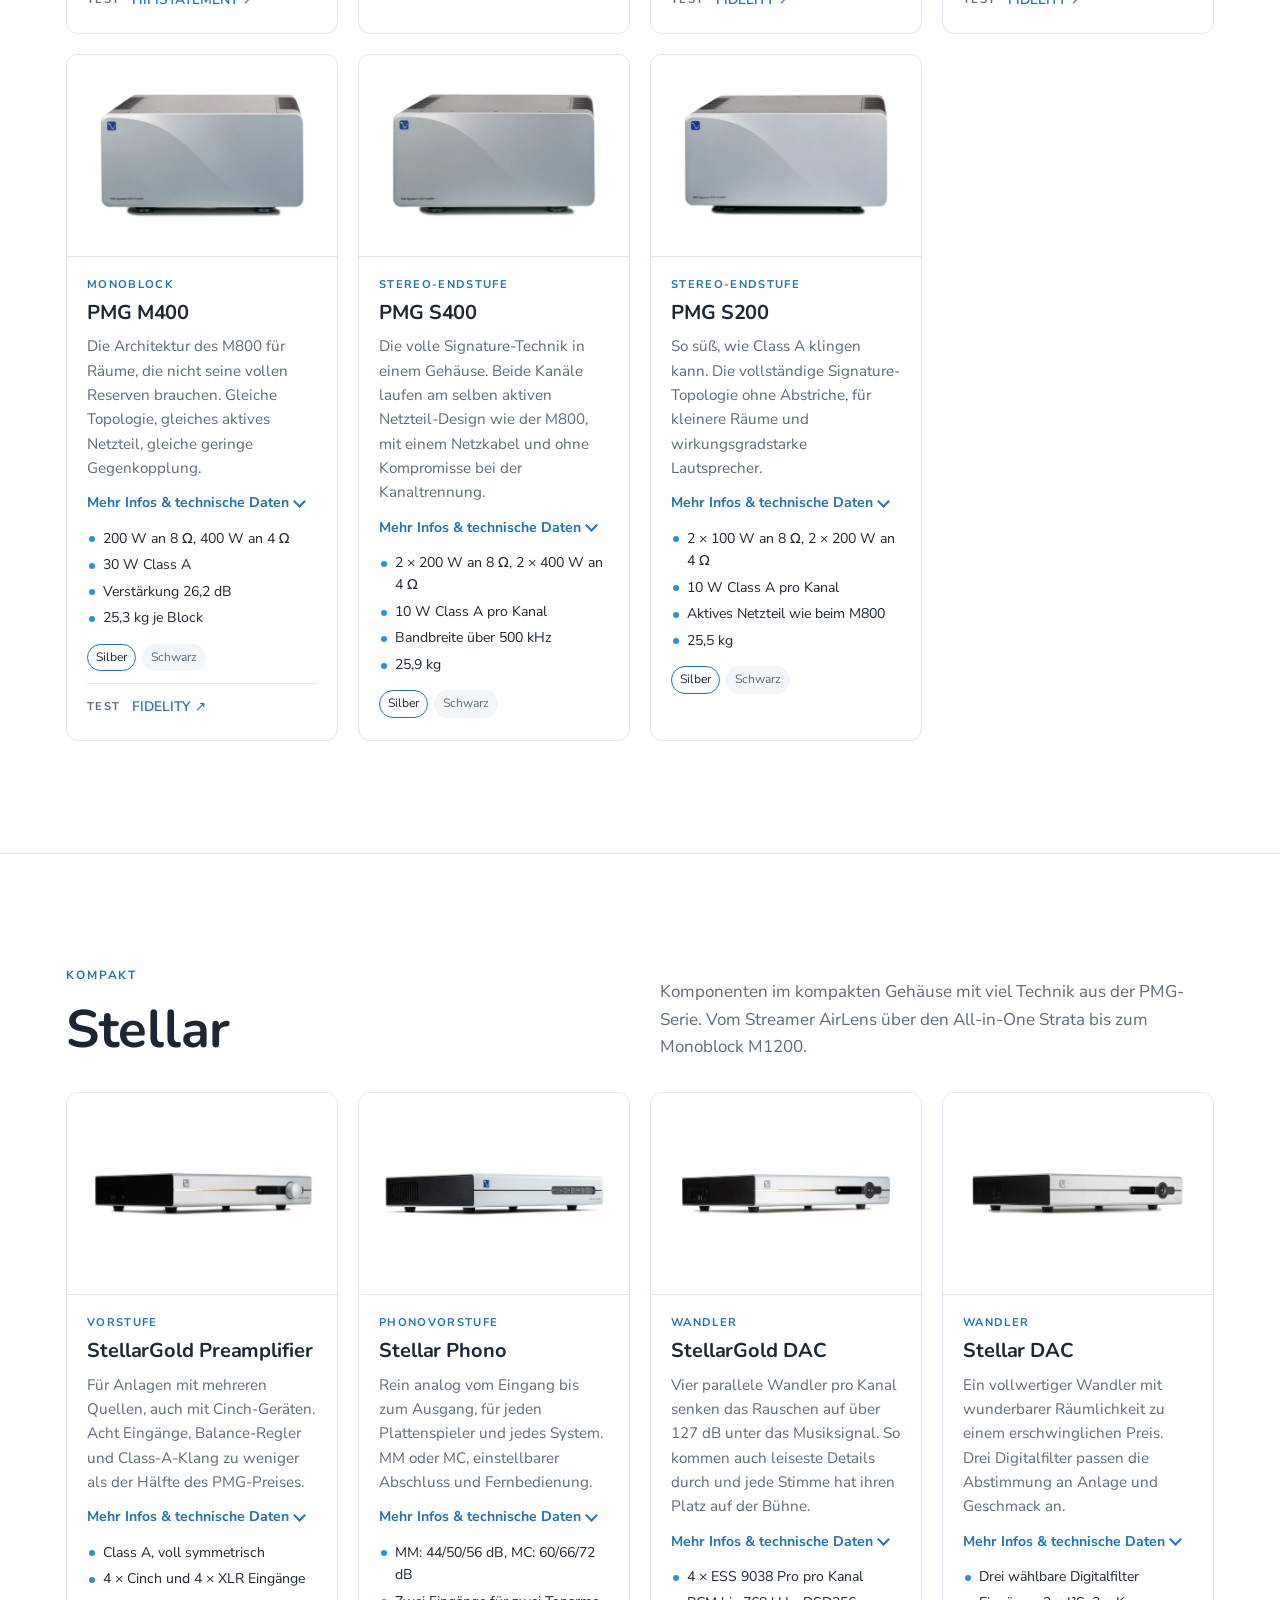
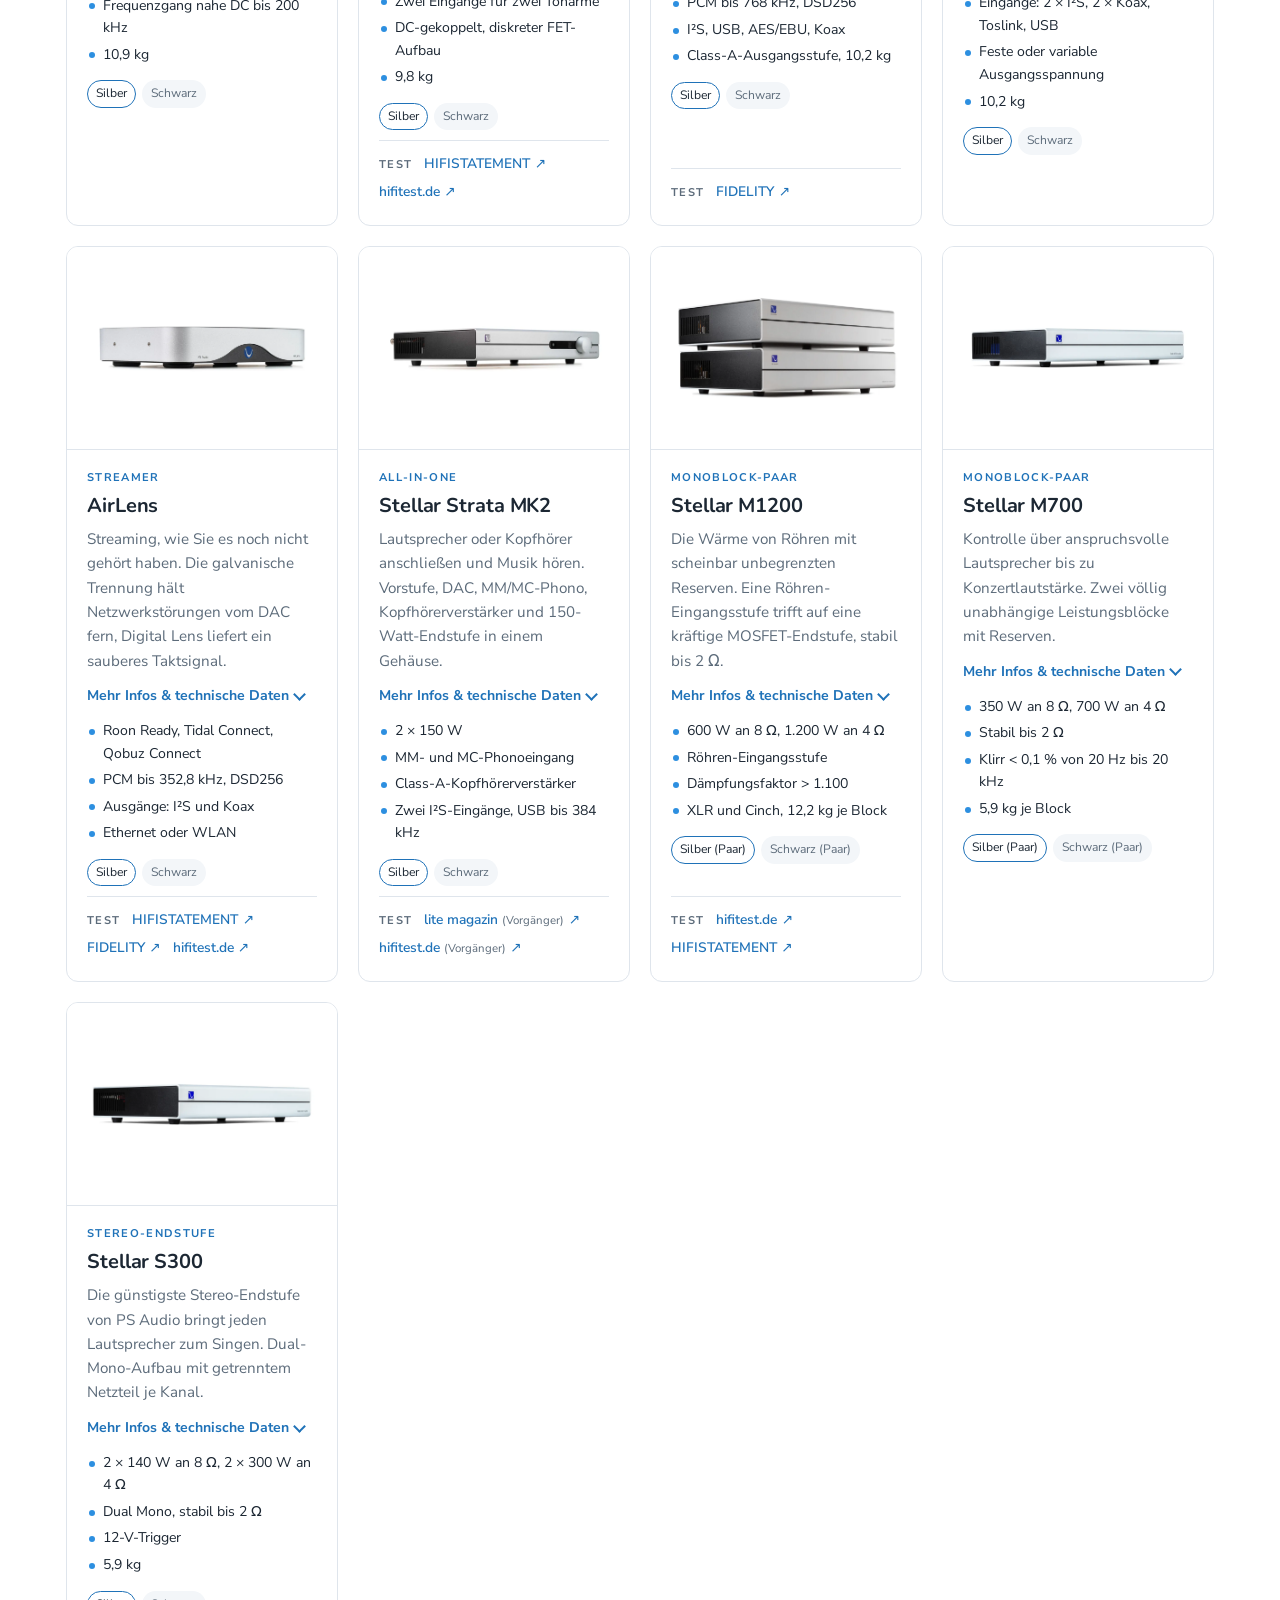
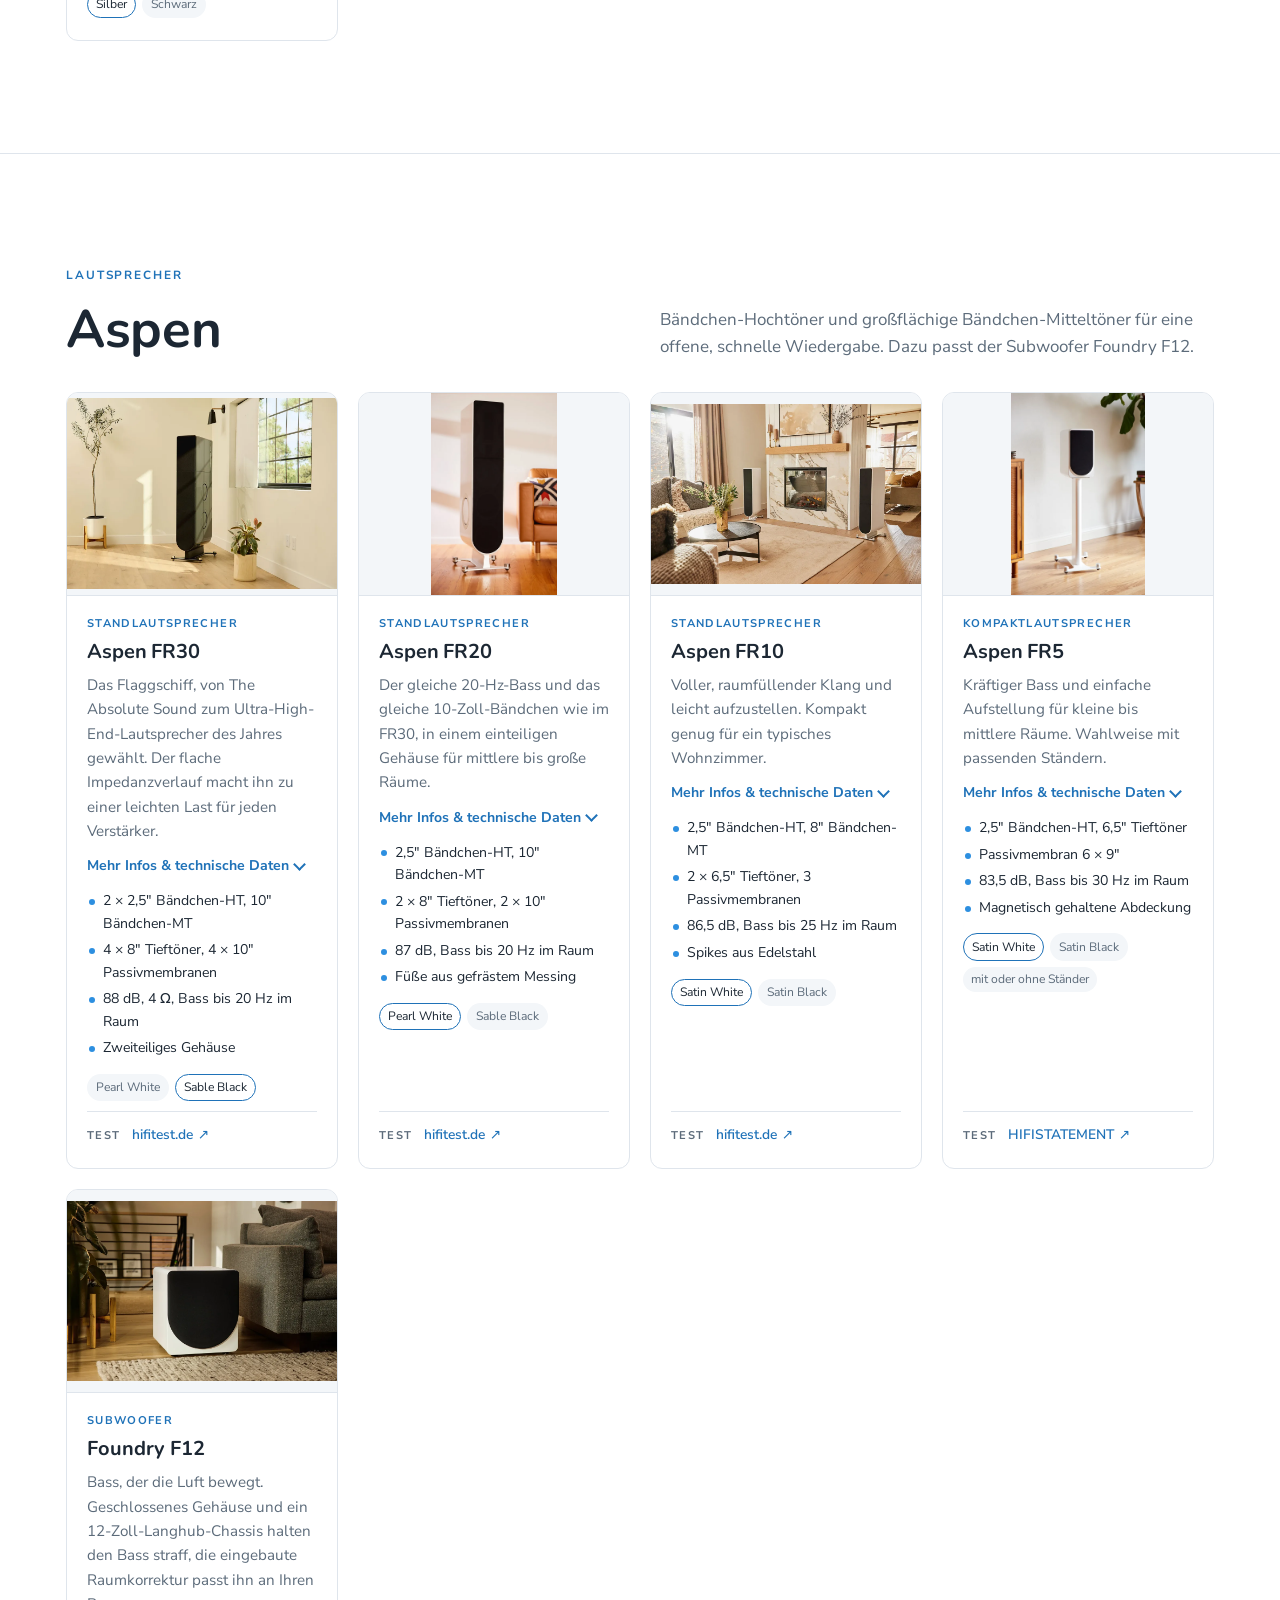
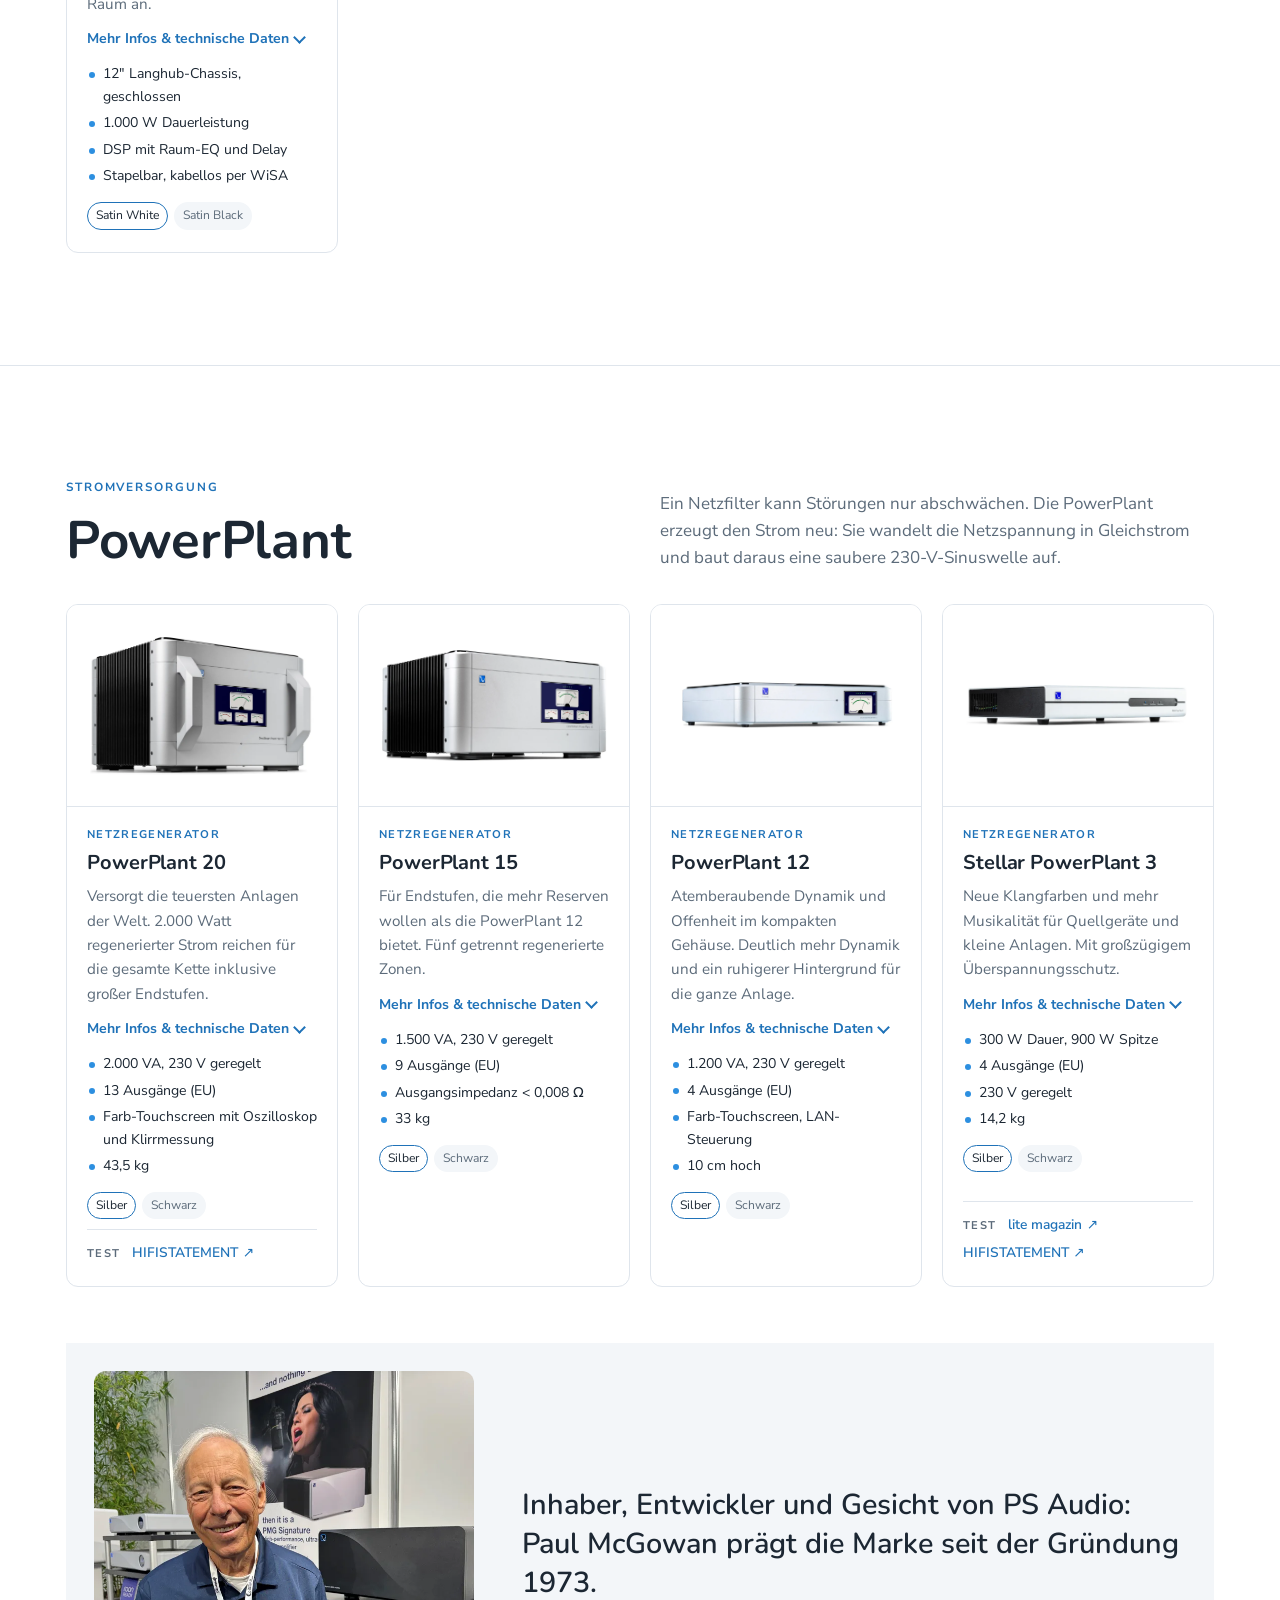
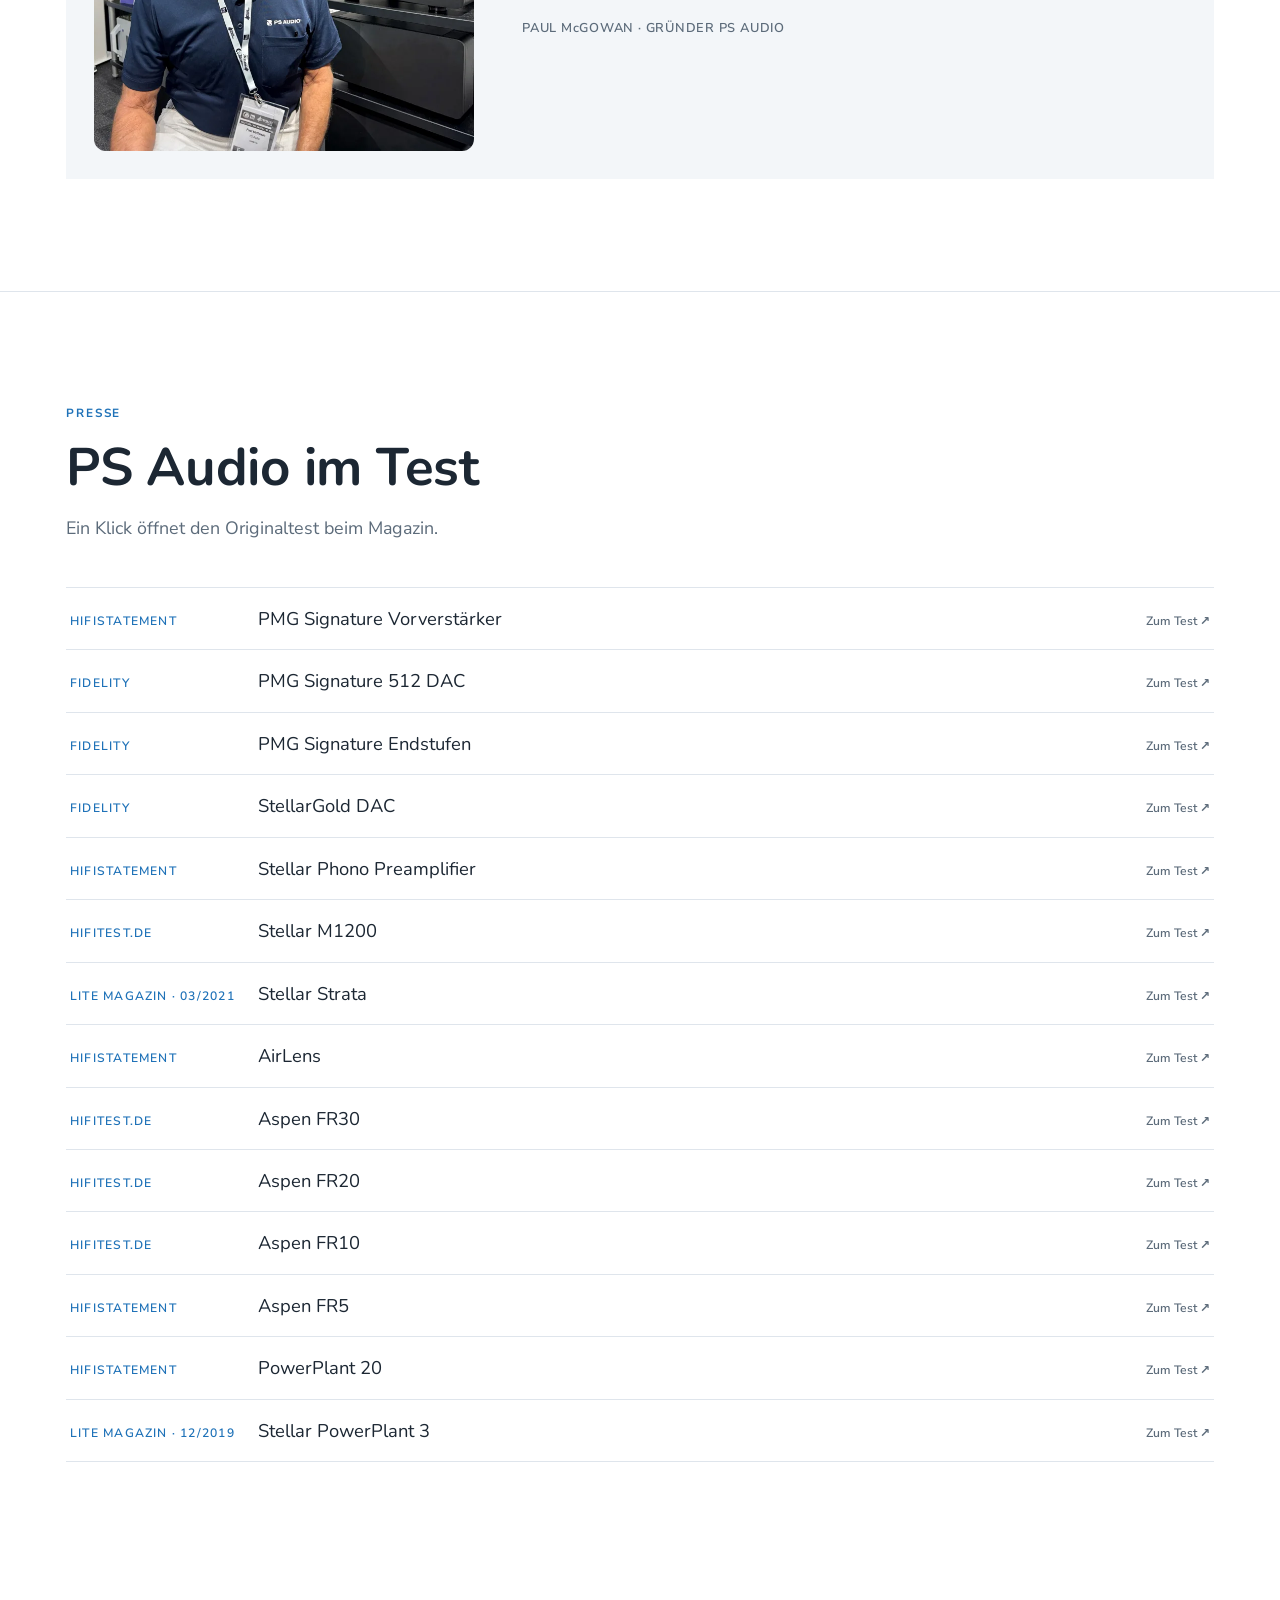
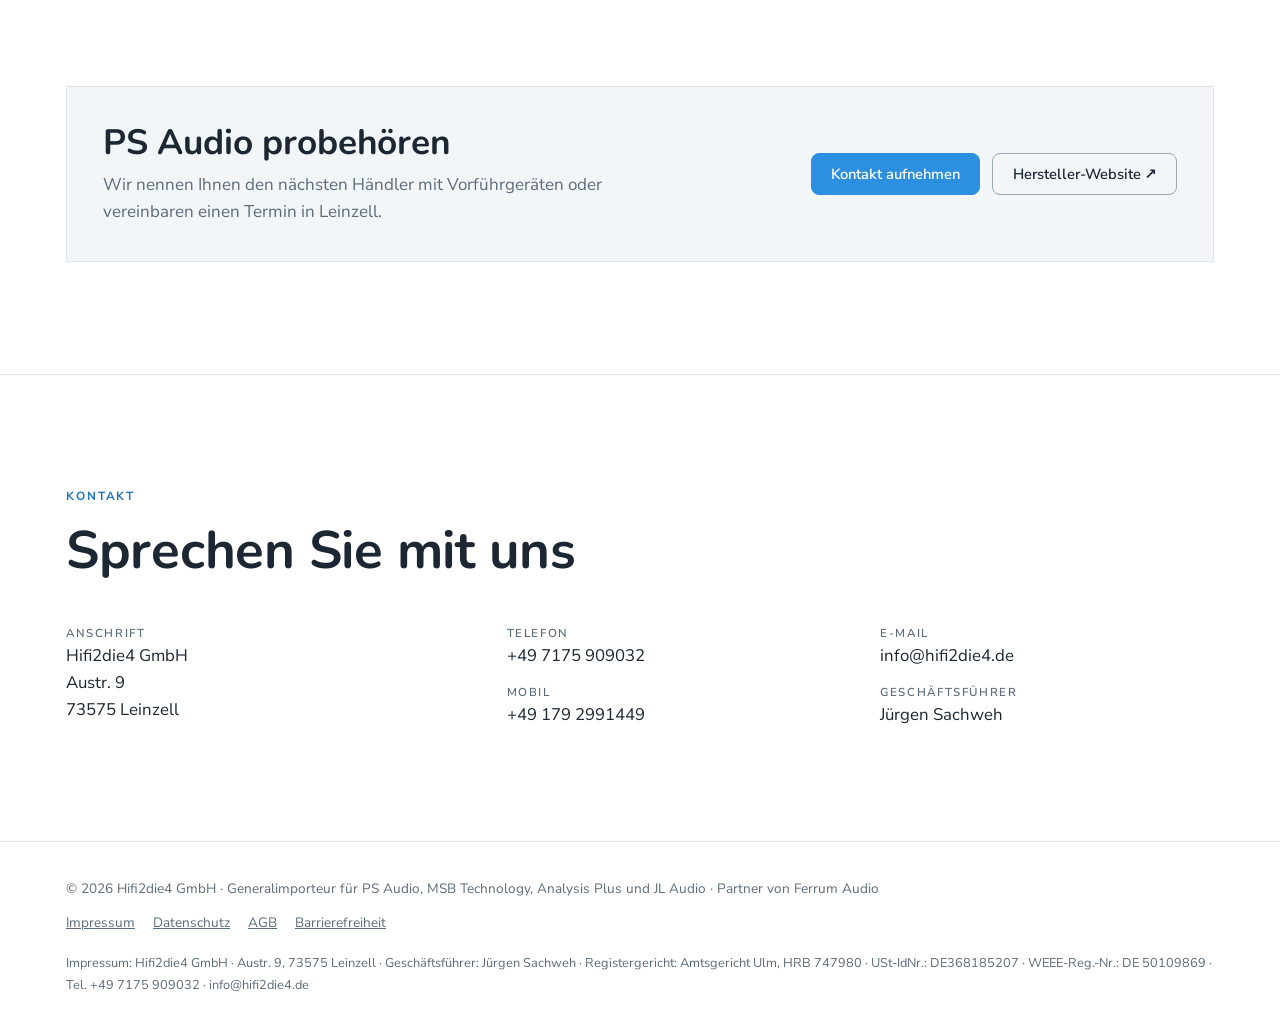
<file: ps-audio.html>
<!doctype html>
<html lang="de">
<head>
<meta name="robots" content="noindex, nofollow">
<meta charset="utf-8">
<meta name="viewport" content="width=device-width, initial-scale=1, viewport-fit=cover">
<title>PS Audio · Hifi2Die4</title>
<meta name="description" content="Hifi2die4 GmbH: Generalimporteur für PS Audio, MSB Technology, Analysis Plus und JL Audio, Partner von Ferrum Audio. Vertrieb an den Fachhandel in Deutschland und Österreich.">
<link rel="preload" href="assets/fonts/nunito-sans-latin-wght-normal.woff2" as="font" type="font/woff2" crossorigin>
<link rel="stylesheet" href="assets/style.css?v=202610240816">
<style>body{margin:0}img{max-width:100%}[hidden]{display:none!important}</style>
</head>
<body>
<header class="top">
  <div class="wrap">
    <a class="brandmark" href="index.html" aria-label="Hifi2Die4 Startseite"><img src="assets/logo-crop.png" alt="HiFi 2 die 4"></a>
    <nav class="nav" aria-label="Hauptnavigation">
    <a href="ps-audio.html" aria-current="page">PS Audio</a>
    <a href="msb-technology.html">MSB Technology</a>
    <a href="analysis-plus.html">Analysis Plus</a>
    <a href="jl-audio.html">JL Audio</a>
    <a href="ferrum-audio.html">Ferrum</a>
    </nav>
    <details class="more-menu">
      <summary aria-label="Weitere Seiten: Service, Testberichte, Kontakt"><span class="ico"><svg viewBox="0 0 24 24" aria-hidden="true"><circle cx="5" cy="12" r="1.6"/><circle cx="12" cy="12" r="1.6"/><circle cx="19" cy="12" r="1.6"/></svg></span><span class="lbl">Mehr</span></summary>
      <div class="menu-panel">
        <div class="menu-brands"><a href="ps-audio.html">PS Audio</a><a href="msb-technology.html">MSB Technology</a><a href="analysis-plus.html">Analysis Plus</a><a href="jl-audio.html">JL Audio</a><a href="ferrum-audio.html">Ferrum</a></div>
        <a href="index.html#service"><span class="ico"><svg viewBox="0 0 24 24" aria-hidden="true"><path d="M14.7 6.3a4 4 0 0 0-5.4 5.1L4 16.7V20h3.3l5.3-5.3a4 4 0 0 0 5.1-5.4l-2.6 2.6-2.4-.6-.6-2.4z"/></svg></span><span><strong>Service</strong><small>Probehören, Einstellhilfe, Reparatur</small></span></a>
        <a href="index.html#testberichte"><span class="ico"><svg viewBox="0 0 24 24" aria-hidden="true"><rect x="4" y="4" width="16" height="16" rx="3"/><path d="M8 9h8M8 13h8M8 17h5"/></svg></span><span><strong>Testberichte</strong><small>Tests aus der Fachpresse</small></span></a>
        <a href="#kontakt"><span class="ico"><svg viewBox="0 0 24 24" aria-hidden="true"><path d="M6.6 4h2.6l1.3 4-2 1.3a11 11 0 0 0 6.2 6.2l1.3-2 4 1.3v2.6A2 2 0 0 1 18 20 14 14 0 0 1 4 6a2 2 0 0 1 2.6-2z"/></svg></span><span><strong>Kontakt</strong><small>Telefon, E-Mail, Anschrift</small></span></a>
      </div>
    </details>
    <a class="btn" href="index.html#haendler">Für Händler</a>
  </div>
</header>
<main>
<div class="page-head">
  <div class="wrap">
    <div class="copy">
      <span class="crumbs"><a href="index.html">Start</a> / <a href="index.html#marken">Marken</a> / PS Audio</span>
      <span class="eyebrow">Generalimport für Deutschland</span>
      <h1>PS Audio</h1>
      <p>Seit 1973 baut PS Audio in Boulder, Colorado, Netzregeneratoren, Wandler, Verstärker und Lautsprecher. Gründer Paul McGowan prägt die Marke bis heute. Wir liefern alle Geräte in 230-V-Ausführung mit Schuko-Stecker und deutscher Anleitung.</p>
      <div class="mains"><span class="chip">Gegründet 1973</span><span class="chip">Made in USA</span><span class="chip">230 V · Schuko</span><span class="chip">Deutsche Anleitung</span></div>
    </div>
    <div class="media"><img src="assets/hero-fr30.webp" alt="PS Audio Aspen FR30 im Hörraum"></div>
  </div>
</div>

<nav class="jump" aria-label="Serien">
  <div class="wrap">
    <a href="#pmg">PMG Signature</a><a href="#stellar">Stellar</a><a href="#aspen">Aspen Lautsprecher</a><a href="#powerplant">PowerPlant</a><a href="#tests">Testberichte</a>
  </div>
</nav>

<section id="pmg">
  <div class="wrap">
    <div class="series-head">
      <div class="sec-head" style="margin-bottom:0"><span class="eyebrow">Referenz</span><h2>PMG Signature</h2></div>
      <p>Die Flaggschiff-Serie trägt die Initialen von Paul McGowan. Entwickelt von Darren Myers, mit Class-A-Schaltungen, voll symmetrischem Aufbau und geringster Gegenkopplung.</p>
    </div>
    <div class="pgrid"><article class="pcard" id="pmg-signature-preamplifier"><div class="pimg"><img src="assets/p/ps-audio/pmg-signature-preamplifier.webp" alt="PMG Signature Preamplifier" loading="lazy"></div><div class="pbody"><span class="tag">Vorstufe</span><h3>PMG Signature Preamplifier</h3><p>Das Herz einer Referenzanlage. Schaltungen ohne Gegenkopplung und ein Netzteil mit Folienkondensatoren halten die Verzerrungen unter 0,0003 % und das Rauschen bei −145 dB.</p><details class="pmore"><summary><span class="open">Mehr Infos &amp; technische Daten</span><span class="close">Weniger anzeigen</span></summary><p>Durch den Vorverstärker läuft jedes Signal, bevor es die Endstufe erreicht. Deshalb hat Paul McGowan nach 50 Jahren zum ersten Mal ein Gerät mit seinem Namen versehen. Alle fünf Eingänge sind identisch aufgebaut, symmetrisch wie unsymmetrisch, und jedes Signal wird intern voll symmetrisch über Class-A-Diamond-Buffer ohne Gegenkopplung geführt.</p><p>Der Signalweg ist direkt gekoppelt, ohne Kondensatoren. Die Lautstärke regelt ein Stufenabschwächer, versorgt wird alles von einem großzügigen Netzteil mit Folienkondensatoren. Klirr unter 0,0003 % und ein Rauschabstand von −145 dB machen ihn zu einem der leisesten Vorverstärker überhaupt. Entwickelt hat ihn Darren Myers.</p><table class="pdata"><caption>Technische Daten</caption><tbody><tr><th scope="row">Schaltung</th><td>Voll symmetrisch, komplementär, Class A, direkt gekoppelt</td></tr><tr><th scope="row">Eingänge</th><td>5 × symmetrisch (XLR) und unsymmetrisch (Cinch)</td></tr><tr><th scope="row">Ausgang</th><td>XLR symmetrisch</td></tr><tr><th scope="row">Frequenzgang</th><td>15 Hz – 150 kHz (±0,1 dB)</td></tr><tr><th scope="row">Klirrfaktor</th><td>&lt; 0,0002 % (THD+N &lt; 0,0003 %) bei 1 kHz</td></tr><tr><th scope="row">Eingangsimpedanz</th><td>50 kΩ Cinch, 100 kΩ XLR</td></tr><tr><th scope="row">Ausgangsimpedanz</th><td>100 Ω</td></tr><tr><th scope="row">Leistungsaufnahme</th><td>18 W</td></tr><tr><th scope="row">Maße (B × T × H)</th><td>445 × 375 × 112 mm</td></tr><tr><th scope="row">Gewicht</th><td>13,6 kg</td></tr></tbody></table></details><ul><li>Symmetrische Class-A-Ausgangsstufe</li><li>Stufenabschwächer, keine Kondensatoren im Signalweg</li><li>Frequenzgang 15 Hz bis 150 kHz</li><li>445 × 375 × 112 mm, 13,6 kg</li></ul><div class="fin"><button type="button" class="swatch" data-img="assets/p/ps-audio/pmg-signature-preamplifier.webp" aria-pressed="true" aria-label="PMG Signature Preamplifier in Silber zeigen">Silber</button><button type="button" class="swatch" data-img="assets/p/ps-audio/pmg-signature-preamplifier--1.webp" aria-pressed="false" aria-label="PMG Signature Preamplifier in Schwarz zeigen">Schwarz</button></div><div class="ptests"><span class="lbl">Test</span><a href="https://www.hifistatement.net/tests/item/4152-ps-audio-pmg-signature-vorverstaerker" target="_blank" rel="noopener">HIFISTATEMENT</a></div></div></article><article class="pcard" id="pmg-signature-phono-preamplifier"><div class="pimg"><img src="assets/p/ps-audio/pmg-signature-phono-preamplifier.webp" alt="PMG Signature Phono" loading="lazy"></div><div class="pbody"><span class="tag">Phonovorstufe</span><h3>PMG Signature Phono</h3><p>Die beste Phonovorstufe in 50 Jahren PS Audio. Der Transimpedanz-Eingang ist für hochwertige MC-Systeme gebaut, ohne Gegenkopplung vom Eingang bis zum Ausgang.</p><details class="pmore"><summary><span class="open">Mehr Infos &amp; technische Daten</span><span class="close">Weniger anzeigen</span></summary><p>Die beste Phonovorstufe aus 50 Jahren PS Audio, gedacht für die feinsten Tonarme und Tonabnehmer. Der Transimpedanz-Eingang ist speziell auf Moving-Coil-Systeme abgestimmt und arbeitet ohne Gegenkopplung vom Eingang bis zum Ausgang.</p><p>Mit 70 dB rauscharmer Verstärkung spielen auch Systeme mit nur 0,15 mV Ausgangsspannung. Zwei Eingänge nehmen zwei Tonarme auf, die Anpassung lässt sich fest oder variabel einstellen. Die Schaltung ist diskret mit FETs in Class A aufgebaut, ohne Kondensatoren im Ausgang.</p><table class="pdata"><caption>Technische Daten</caption><tbody><tr><th scope="row">Schaltung</th><td>Diskret mit FETs, Class A, ohne Gegenkopplung</td></tr><tr><th scope="row">Eingänge</th><td>2 Tonarme, MM und MC, Transimpedanz-Eingang</td></tr><tr><th scope="row">Verstärkung</th><td>bis 70 dB, für Systeme ab 0,15 mV</td></tr><tr><th scope="row">Anpassung</th><td>fest und variabel</td></tr><tr><th scope="row">Ausgang</th><td>XLR symmetrisch, ohne Kondensatoren</td></tr><tr><th scope="row">Maße (B × T × H)</th><td>445 × 375 × 112 mm</td></tr><tr><th scope="row">Gewicht</th><td>13,6 kg</td></tr></tbody></table></details><ul><li>70 dB rauscharme Verstärkung, ab 0,15 mV</li><li>Zwei Eingänge für zwei Tonarme</li><li>Feste und variable Abschlussimpedanz</li><li>Diskreter FET-Aufbau, Class A</li></ul><div class="fin"><button type="button" class="swatch" data-img="assets/p/ps-audio/pmg-signature-phono-preamplifier.webp" aria-pressed="true" aria-label="PMG Signature Phono in Silber zeigen">Silber</button><button type="button" class="swatch" data-img="assets/p/ps-audio/pmg-signature-phono-preamplifier--1.webp" aria-pressed="false" aria-label="PMG Signature Phono in Schwarz zeigen">Schwarz</button></div></div></article><article class="pcard" id="pmg-signature-512-dac"><div class="pimg"><img src="assets/p/ps-audio/pmg-signature-512-dac.webp" alt="PMG Signature 512 DAC" loading="lazy"></div><div class="pbody"><span class="tag">Wandler</span><h3>PMG Signature 512 DAC</h3><p>Ob Streaming, CD oder Datei: Alles wird in einen reinen DSD-Datenstrom gewandelt. Die analoge Lautstärkeregelung erlaubt den direkten Anschluss an die Endstufe.</p><details class="pmore"><summary><span class="open">Mehr Infos &amp; technische Daten</span><span class="close">Weniger anzeigen</span></summary><p>Ob Streaming, CD oder Datei: Der 512 DAC wandelt alles in einen reinen DSD-Datenstrom und holt so jedes Detail aus der Aufnahme. Dank präziser analoger Lautstärkeregelung kann er direkt an der Endstufe spielen.</p><p>Herzstück ist das neueste Streaming-Modul von PS Audio, galvanisch vollständig getrennt, damit kein Störgeräusch aus dem Netzwerk durchdringt. Dazu kommen Digital Lens, die PureStream-DSD-Engine und ein Class-A-Ausgang ohne Übertrager. Zusammen mit dem PMG Signature Preamplifier entsteht eine Referenzkette.</p><table class="pdata"><caption>Technische Daten</caption><tbody><tr><th scope="row">Wandlung</th><td>PureStream DSD 8×, SpectraWave-Sequencer</td></tr><tr><th scope="row">Eingänge</th><td>2 × I²S, 2 × Koax, AES/EBU (XLR), Toslink, USB, Streaming</td></tr><tr><th scope="row">Formate</th><td>PCM bis 705,6 kHz, DSD bis DSD256</td></tr><tr><th scope="row">Ausgang</th><td>XLR symmetrisch, fest oder regelbar</td></tr><tr><th scope="row">Frequenzgang</th><td>20 Hz – 20 kHz (±0,25 dB)</td></tr><tr><th scope="row">THD+N</th><td>&lt; 0,001 % bei 1 kHz, SINAD &gt; 100 dB</td></tr><tr><th scope="row">Leistungsaufnahme</th><td>30 W</td></tr><tr><th scope="row">Maße (B × T × H)</th><td>445 × 375 × 112 mm</td></tr><tr><th scope="row">Gewicht</th><td>13,6 kg</td></tr></tbody></table></details><ul><li>PureStream DSD-8×-Engine, Digital Lens</li><li>Eingänge: 2 × I²S, 2 × Koax, AES/EBU, Toslink, USB</li><li>Analoge Lautstärke, XLR-Ausgang in Class A</li><li>445 × 375 × 112 mm, 13,6 kg</li></ul><div class="fin"><button type="button" class="swatch" data-img="assets/p/ps-audio/pmg-signature-512-dac.webp" aria-pressed="true" aria-label="PMG Signature 512 DAC in Silber zeigen">Silber</button><button type="button" class="swatch" data-img="assets/p/ps-audio/pmg-signature-512-dac--1.webp" aria-pressed="false" aria-label="PMG Signature 512 DAC in Schwarz zeigen">Schwarz</button></div><div class="ptests"><span class="lbl">Test</span><a href="https://www.fidelity-online.de/ps-audio-pmg-signature-512-dac" target="_blank" rel="noopener">FIDELITY</a></div></div></article><article class="pcard" id="pmg-m800"><div class="pimg"><img src="assets/p/ps-audio/pmg-m800.webp" alt="PMG M800" loading="lazy"></div><div class="pbody"><span class="tag">Monoblock</span><h3>PMG M800</h3><p>Die beste Endstufe von PS Audio. 50 Watt Class-A-Vorspannung decken 99 % des normalen Hörens ab, die Leistungsreserven treiben praktisch jeden Lautsprecher.</p><details class="pmore"><summary><span class="open">Mehr Infos &amp; technische Daten</span><span class="close">Weniger anzeigen</span></summary><p>Die beste Endstufe, die PS Audio je gebaut hat. 50 Watt Class-A-Vorspannung sorgen dafür, dass rund 99 % des normalen Hörens im linearsten Bereich der Schaltung stattfinden.</p><p>Jeder M800 ist ein Monoblock, für Stereo braucht es ein Paar. Mit 400 Watt an 8 Ohm, 800 an 4 Ohm und 1.200 an 2 Ohm treibt ein Paar praktisch jeden Lautsprecher an, vom empfindlichen Horn bis zum Elektrostaten. Hohe Anstiegsgeschwindigkeit, über 500 kHz Bandbreite und ein aktives Netzteil gehören dazu. Handgefertigt in Boulder, Colorado.</p><table class="pdata"><caption>Technische Daten</caption><tbody><tr><th scope="row">Leistung</th><td>400 W an 8 Ω, 800 W an 4 Ω, 1.200 W an 2 Ω</td></tr><tr><th scope="row">Class-A-Bereich</th><td>50 W</td></tr><tr><th scope="row">Frequenzgang</th><td>&lt; 10 Hz – 80 kHz (±0,25 dB)</td></tr><tr><th scope="row">Klirrfaktor</th><td>&lt; 0,002 % (20 Hz – 20 kHz, 1 W an 8 Ω)</td></tr><tr><th scope="row">Anstiegsgeschwindigkeit</th><td>&gt; 200 V/µs, Bandbreite &gt; 500 kHz</td></tr><tr><th scope="row">Verstärkung / Empfindlichkeit</th><td>26,2 dB / 2,8 V</td></tr><tr><th scope="row">Eingänge</th><td>XLR und Cinch</td></tr><tr><th scope="row">Leistungsaufnahme</th><td>Standby &lt; 2 W, Leerlauf 360 W</td></tr><tr><th scope="row">Maße (B × T × H)</th><td>445 × 680 × 203 mm</td></tr><tr><th scope="row">Gewicht</th><td>43,4 kg je Monoblock</td></tr></tbody></table></details><ul><li>400 W an 8 Ω, 800 W an 4 Ω</li><li>50 W Class A</li><li>Bandbreite über 500 kHz, Slew Rate &gt; 200 V/µs</li><li>XLR und Cinch, 43,4 kg je Block</li></ul><div class="fin"><button type="button" class="swatch" data-img="assets/p/ps-audio/pmg-m800.webp" aria-pressed="true" aria-label="PMG M800 in Silber zeigen">Silber</button><button type="button" class="swatch" data-img="assets/p/ps-audio/pmg-m800--1.webp" aria-pressed="false" aria-label="PMG M800 in Schwarz zeigen">Schwarz</button></div><div class="ptests"><span class="lbl">Test</span><a href="https://www.fidelity-online.de/ps-audio-pmg-signature-endstufen/" target="_blank" rel="noopener">FIDELITY</a></div></div></article><article class="pcard" id="pmg-m400"><div class="pimg"><img src="assets/p/ps-audio/pmg-m400.webp" alt="PMG M400" loading="lazy"></div><div class="pbody"><span class="tag">Monoblock</span><h3>PMG M400</h3><p>Die Architektur des M800 für Räume, die nicht seine vollen Reserven brauchen. Gleiche Topologie, gleiches aktives Netzteil, gleiche geringe Gegenkopplung.</p><details class="pmore"><summary><span class="open">Mehr Infos &amp; technische Daten</span><span class="close">Weniger anzeigen</span></summary><p>Die Technik des M800 für Räume, die nicht dessen volle Reserven brauchen. Gleiche Schaltung, gleiches aktives Netzteil und dieselbe Architektur mit wenig Gegenkopplung, dazu 30 Watt Class-A-Vorspannung.</p><p>Mit 200 Watt an 8 und 400 Watt an 4 Ohm hat der M400 genug Autorität für die allermeisten hochwertigen Lautsprecher. Er ist die naheliegende Wahl, wenn Sie echte Referenz-Monoblöcke wollen, ohne Größe und Preis des Flaggschiffs. Verkauft wird er als Paar.</p><table class="pdata"><caption>Technische Daten</caption><tbody><tr><th scope="row">Leistung</th><td>200 W an 8 Ω, 400 W an 4 Ω</td></tr><tr><th scope="row">Class-A-Bereich</th><td>30 W</td></tr><tr><th scope="row">Frequenzgang</th><td>&lt; 10 Hz – 80 kHz (±0,25 dB)</td></tr><tr><th scope="row">Klirrfaktor</th><td>&lt; 0,002 % (20 Hz – 20 kHz, 1 W an 8 Ω)</td></tr><tr><th scope="row">Anstiegsgeschwindigkeit</th><td>&gt; 200 V/µs, Bandbreite &gt; 500 kHz</td></tr><tr><th scope="row">Verstärkung / Empfindlichkeit</th><td>26,2 dB / 2,0 V</td></tr><tr><th scope="row">Leistungsaufnahme</th><td>Standby &lt; 2 W, Leerlauf 220 W</td></tr><tr><th scope="row">Maße (B × T × H)</th><td>445 × 406 × 203 mm</td></tr><tr><th scope="row">Gewicht</th><td>25,3 kg je Monoblock</td></tr></tbody></table></details><ul><li>200 W an 8 Ω, 400 W an 4 Ω</li><li>30 W Class A</li><li>Verstärkung 26,2 dB</li><li>25,3 kg je Block</li></ul><div class="fin"><button type="button" class="swatch" data-img="assets/p/ps-audio/pmg-m400.webp" aria-pressed="true" aria-label="PMG M400 in Silber zeigen">Silber</button><button type="button" class="swatch" data-img="assets/p/ps-audio/pmg-m400--1.webp" aria-pressed="false" aria-label="PMG M400 in Schwarz zeigen">Schwarz</button></div><div class="ptests"><span class="lbl">Test</span><a href="https://www.fidelity-online.de/ps-audio-pmg-signature-endstufen/" target="_blank" rel="noopener">FIDELITY</a></div></div></article><article class="pcard" id="pmg-s400"><div class="pimg"><img src="assets/p/ps-audio/pmg-s400.webp" alt="PMG S400" loading="lazy"></div><div class="pbody"><span class="tag">Stereo-Endstufe</span><h3>PMG S400</h3><p>Die volle Signature-Technik in einem Gehäuse. Beide Kanäle laufen am selben aktiven Netzteil-Design wie der M800, mit einem Netzkabel und ohne Kompromisse bei der Kanaltrennung.</p><details class="pmore"><summary><span class="open">Mehr Infos &amp; technische Daten</span><span class="close">Weniger anzeigen</span></summary><p>Das volle Signature-Erlebnis in einem Gehäuse, mit einem Netzkabel und ohne doppelte Verkabelung. Beide Kanäle laufen über dasselbe aktive Netzteilkonzept wie die Monoblöcke.</p><p>Die große Aufgabe war, die beiden Kanäle so zu trennen, dass sie sich kaum gegenseitig beeinflussen. Darren Myers’ Schaltung mit hoher Anstiegsgeschwindigkeit und wenig Gegenkopplung wurde ohne Abstriche übernommen. 200 Watt pro Kanal an 8 Ohm, 400 an 4 Ohm. Von Hand montiert in Boulder und von Bob Stadtherr abgestimmt.</p><table class="pdata"><caption>Technische Daten</caption><tbody><tr><th scope="row">Leistung</th><td>2 × 200 W an 8 Ω, 2 × 400 W an 4 Ω</td></tr><tr><th scope="row">Class-A-Bereich</th><td>10 W pro Kanal</td></tr><tr><th scope="row">Frequenzgang</th><td>&lt; 10 Hz – 80 kHz (±0,25 dB)</td></tr><tr><th scope="row">Klirrfaktor</th><td>&lt; 0,002 % (20 Hz – 20 kHz, 1 W an 8 Ω)</td></tr><tr><th scope="row">Anstiegsgeschwindigkeit</th><td>&gt; 200 V/µs, Bandbreite &gt; 500 kHz</td></tr><tr><th scope="row">Verstärkung / Empfindlichkeit</th><td>26,2 dB / 2,0 V</td></tr><tr><th scope="row">Leistungsaufnahme</th><td>Standby &lt; 2 W, Leerlauf 190 W</td></tr><tr><th scope="row">Maße (B × T × H)</th><td>445 × 406 × 203 mm</td></tr><tr><th scope="row">Gewicht</th><td>25,9 kg</td></tr></tbody></table></details><ul><li>2 × 200 W an 8 Ω, 2 × 400 W an 4 Ω</li><li>10 W Class A pro Kanal</li><li>Bandbreite über 500 kHz</li><li>25,9 kg</li></ul><div class="fin"><button type="button" class="swatch" data-img="assets/p/ps-audio/pmg-s400.webp" aria-pressed="true" aria-label="PMG S400 in Silber zeigen">Silber</button><button type="button" class="swatch" data-img="assets/p/ps-audio/pmg-s400--1.webp" aria-pressed="false" aria-label="PMG S400 in Schwarz zeigen">Schwarz</button></div></div></article><article class="pcard" id="pmg-s200"><div class="pimg"><img src="assets/p/ps-audio/pmg-s200.webp" alt="PMG S200" loading="lazy"></div><div class="pbody"><span class="tag">Stereo-Endstufe</span><h3>PMG S200</h3><p>So süß, wie Class A klingen kann. Die vollständige Signature-Topologie ohne Abstriche, für kleinere Räume und wirkungsgradstarke Lautsprecher.</p><details class="pmore"><summary><span class="open">Mehr Infos &amp; technische Daten</span><span class="close">Weniger anzeigen</span></summary><p>Einstieg heißt hier nicht Kompromiss. Die S200 nutzt die komplette PMG-Signature-Schaltung, nur mit weniger Leistung, und nichts im Signalweg wurde für den Preis vereinfacht.</p><p>10 Watt Class-A-Vorspannung pro Kanal sorgen für besonders süßen Klang. In kleineren Räumen mit effizienten Lautsprechern reichen 100 Watt pro Kanal (200 an 4 Ohm) oft völlig aus. Wie alle Signature-Endstufen wird sie in Boulder von Hand gebaut.</p><table class="pdata"><caption>Technische Daten</caption><tbody><tr><th scope="row">Leistung</th><td>2 × 100 W an 8 Ω, 2 × 200 W an 4 Ω</td></tr><tr><th scope="row">Class-A-Bereich</th><td>10 W pro Kanal</td></tr><tr><th scope="row">Frequenzgang</th><td>&lt; 10 Hz – 80 kHz (±0,25 dB)</td></tr><tr><th scope="row">Klirrfaktor</th><td>&lt; 0,002 % (20 Hz – 20 kHz, 1 W an 8 Ω)</td></tr><tr><th scope="row">Anstiegsgeschwindigkeit</th><td>&gt; 200 V/µs, Bandbreite &gt; 500 kHz</td></tr><tr><th scope="row">Verstärkung / Empfindlichkeit</th><td>26,2 dB / 1,4 V</td></tr><tr><th scope="row">Leistungsaufnahme</th><td>Standby &lt; 2 W, Leerlauf 180 W</td></tr><tr><th scope="row">Maße (B × T × H)</th><td>445 × 406 × 203 mm</td></tr><tr><th scope="row">Gewicht</th><td>25,5 kg</td></tr></tbody></table></details><ul><li>2 × 100 W an 8 Ω, 2 × 200 W an 4 Ω</li><li>10 W Class A pro Kanal</li><li>Aktives Netzteil wie beim M800</li><li>25,5 kg</li></ul><div class="fin"><button type="button" class="swatch" data-img="assets/p/ps-audio/pmg-s200.webp" aria-pressed="true" aria-label="PMG S200 in Silber zeigen">Silber</button><button type="button" class="swatch" data-img="assets/p/ps-audio/pmg-s200--1.webp" aria-pressed="false" aria-label="PMG S200 in Schwarz zeigen">Schwarz</button></div></div></article></div>
  </div>
</section>

<section id="stellar" class="brand-ch">
  <div class="wrap">
    <div class="series-head">
      <div class="sec-head" style="margin-bottom:0"><span class="eyebrow">Kompakt</span><h2>Stellar</h2></div>
      <p>Komponenten im kompakten Gehäuse mit viel Technik aus der PMG-Serie. Vom Streamer AirLens über den All-in-One Strata bis zum Monoblock M1200.</p>
    </div>
    <div class="pgrid"><article class="pcard" id="stellargold-preamplifier"><div class="pimg"><img src="assets/p/ps-audio/stellargold-preamplifier.webp" alt="StellarGold Preamplifier" loading="lazy"></div><div class="pbody"><span class="tag">Vorstufe</span><h3>StellarGold Preamplifier</h3><p>Für Anlagen mit mehreren Quellen, auch mit Cinch-Geräten. Acht Eingänge, Balance-Regler und Class-A-Klang zu weniger als der Hälfte des PMG-Preises.</p><details class="pmore"><summary><span class="open">Mehr Infos &amp; technische Daten</span><span class="close">Weniger anzeigen</span></summary><p>Ein sehr musikalisches Bindeglied zwischen Quellen und Endstufe, für alle, die mehrere Geräte anschließen, auch mit Cinch. Er bringt Lebendigkeit und einen weichen, analogen Klang, ohne eigenen Fingerabdruck.</p><p>Vier symmetrische und vier unsymmetrische Eingänge werden intern alle in ein symmetrisches Signal umgewandelt. Diskrete JFET- und Transistorstufen arbeiten in Class A mit wenig Gegenkopplung, ein großes Netzteil sorgt für Reserven. Er passt in eine Stereoanlage und ins Heimkino.</p><table class="pdata"><caption>Technische Daten</caption><tbody><tr><th scope="row">Schaltung</th><td>Diskret mit JFETs und Transistoren, Class A, voll symmetrisch</td></tr><tr><th scope="row">Eingänge</th><td>4 × XLR, 4 × Cinch</td></tr><tr><th scope="row">Ausgänge</th><td>2 × XLR und 2 × Cinch pro Kanal</td></tr><tr><th scope="row">Frequenzgang</th><td>15 Hz – 150 kHz (±0,1 dB)</td></tr><tr><th scope="row">Klirrfaktor</th><td>&lt; 0,0002 % (THD+N &lt; 0,0003 %) bei 1 kHz</td></tr><tr><th scope="row">Ausgangsimpedanz</th><td>100 Ω</td></tr><tr><th scope="row">Leistungsaufnahme</th><td>15 W</td></tr><tr><th scope="row">Maße (B × T × H)</th><td>432 × 330 × 84 mm</td></tr><tr><th scope="row">Gewicht</th><td>10,9 kg</td></tr></tbody></table></details><ul><li>Class A, voll symmetrisch</li><li>4 × Cinch und 4 × XLR Eingänge</li><li>Frequenzgang nahe DC bis 200 kHz</li><li>10,9 kg</li></ul><div class="fin"><button type="button" class="swatch" data-img="assets/p/ps-audio/stellargold-preamplifier.webp" aria-pressed="true" aria-label="StellarGold Preamplifier in Silber zeigen">Silber</button><button type="button" class="swatch" data-img="assets/p/ps-audio/stellargold-preamplifier--1.webp" aria-pressed="false" aria-label="StellarGold Preamplifier in Schwarz zeigen">Schwarz</button></div></div></article><article class="pcard" id="stellar-phono-preamplifier"><div class="pimg"><img src="assets/p/ps-audio/stellar-phono-preamplifier.webp" alt="Stellar Phono" loading="lazy"></div><div class="pbody"><span class="tag">Phonovorstufe</span><h3>Stellar Phono</h3><p>Rein analog vom Eingang bis zum Ausgang, für jeden Plattenspieler und jedes System. MM oder MC, einstellbarer Abschluss und Fernbedienung.</p><details class="pmore"><summary><span class="open">Mehr Infos &amp; technische Daten</span><span class="close">Weniger anzeigen</span></summary><p>Rein analog vom Eingang bis zum Ausgang, für jeden Plattenspieler und jeden Tonabnehmer. Ob leises Moving-Coil-System oder kräftiger Moving-Magnet: Stellar Phono spielt rauscharm und mit großer Dynamik.</p><p>Per Fernbedienung wählen Sie zwischen zwei Plattenspielern und stellen Anpassung und Verstärkung vom Hörplatz aus ein. Die Schaltung ist diskret mit FETs in Class A aufgebaut, mit handselektierten Bauteilen und bis zu 72 dB Verstärkung.</p><table class="pdata"><caption>Technische Daten</caption><tbody><tr><th scope="row">Tonabnehmer</th><td>MM und MC, 2 Eingänge</td></tr><tr><th scope="row">Verstärkung</th><td>MM 44 / 50 / 56 dB, MC 60 / 66 / 72 dB</td></tr><tr><th scope="row">Ausgänge</th><td>XLR und Cinch, &lt; 200 Ω</td></tr><tr><th scope="row">Frequenzgang</th><td>20 Hz – 20 kHz (±0,25 dB)</td></tr><tr><th scope="row">Klirrfaktor</th><td>&lt; 0,01 % (0,5 V, 1 kHz)</td></tr><tr><th scope="row">Leistungsaufnahme</th><td>26 W</td></tr><tr><th scope="row">Maße (B × T × H)</th><td>432 × 330 × 83 mm</td></tr><tr><th scope="row">Gewicht</th><td>9,8 kg</td></tr></tbody></table></details><ul><li>MM: 44/50/56 dB, MC: 60/66/72 dB</li><li>Zwei Eingänge für zwei Tonarme</li><li>DC-gekoppelt, diskreter FET-Aufbau</li><li>9,8 kg</li></ul><div class="fin"><button type="button" class="swatch" data-img="assets/p/ps-audio/stellar-phono-preamplifier.webp" aria-pressed="true" aria-label="Stellar Phono in Silber zeigen">Silber</button><button type="button" class="swatch" data-img="assets/p/ps-audio/stellar-phono-preamplifier--1.webp" aria-pressed="false" aria-label="Stellar Phono in Schwarz zeigen">Schwarz</button></div><div class="ptests"><span class="lbl">Test</span><a href="https://www.hifistatement.net/tests/item/3495-ps-audio-stellar-phono-preamplifier" target="_blank" rel="noopener">HIFISTATEMENT</a><a href="https://www.hifitest.de/test/phono-vorstufen/ps-audio-stellar-phono-preamplifier-18752" target="_blank" rel="noopener">hifitest.de</a></div></div></article><article class="pcard" id="stellargold-dac"><div class="pimg"><img src="assets/p/ps-audio/stellargold-dac.webp" alt="StellarGold DAC" loading="lazy"></div><div class="pbody"><span class="tag">Wandler</span><h3>StellarGold DAC</h3><p>Vier parallele Wandler pro Kanal senken das Rauschen auf über 127 dB unter das Musiksignal. So kommen auch leiseste Details durch und jede Stimme hat ihren Platz auf der Bühne.</p><details class="pmore"><summary><span class="open">Mehr Infos &amp; technische Daten</span><span class="close">Weniger anzeigen</span></summary><p>Setzt Maßstäbe in seiner Preisklasse. Pro Kanal arbeiten vier Wandler parallel. Ihre kleinen Fehler mitteln sich so aus, denn dass alle vier denselben Fehler machen, ist praktisch ausgeschlossen.</p><p>Das Ergebnis ist ein Rauschabstand von über 127 dB: Leise Details bleiben hörbar, und jeder Musiker hat seinen klaren Platz auf der Bühne. Basis ist der ESS 9038 Pro, dazu kommen ein diskreter Class-A-Ausgang und mehrere getrennte Netzteile. PCM bis 768 kHz, DSD256.</p><table class="pdata"><caption>Technische Daten</caption><tbody><tr><th scope="row">Wandler</th><td>4 × ESS 9038 Pro parallel pro Kanal</td></tr><tr><th scope="row">Eingänge</th><td>I²S, USB, AES/EBU, Koax, Toslink</td></tr><tr><th scope="row">Formate</th><td>PCM bis 768 kHz (I²S), DSD256</td></tr><tr><th scope="row">Ausgang</th><td>4 V XLR, 2 V Cinch</td></tr><tr><th scope="row">Rauschabstand</th><td>&gt; 127 dB, SINAD &gt; 112 dB</td></tr><tr><th scope="row">THD+N</th><td>&lt; 0,002 % bei voller Aussteuerung</td></tr><tr><th scope="row">Frequenzgang</th><td>20 Hz – 20 kHz (±0,1 dB)</td></tr><tr><th scope="row">Leistungsaufnahme</th><td>30 W</td></tr><tr><th scope="row">Maße (B × T × H)</th><td>432 × 305 × 76 mm</td></tr><tr><th scope="row">Gewicht</th><td>10,2 kg</td></tr></tbody></table></details><ul><li>4 × ESS 9038 Pro pro Kanal</li><li>PCM bis 768 kHz, DSD256</li><li>I²S, USB, AES/EBU, Koax</li><li>Class-A-Ausgangsstufe, 10,2 kg</li></ul><div class="fin"><button type="button" class="swatch" data-img="assets/p/ps-audio/stellargold-dac.webp" aria-pressed="true" aria-label="StellarGold DAC in Silber zeigen">Silber</button><button type="button" class="swatch" data-img="assets/p/ps-audio/stellargold-dac--1.webp" aria-pressed="false" aria-label="StellarGold DAC in Schwarz zeigen">Schwarz</button></div><div class="ptests"><span class="lbl">Test</span><a href="https://www.fidelity-online.de/ps-audio-stellargold-dac/" target="_blank" rel="noopener">FIDELITY</a></div></div></article><article class="pcard" id="stellar-dac"><div class="pimg"><img src="assets/p/ps-audio/stellar-dac.webp" alt="Stellar DAC" loading="lazy"></div><div class="pbody"><span class="tag">Wandler</span><h3>Stellar DAC</h3><p>Ein vollwertiger Wandler mit wunderbarer Räumlichkeit zu einem erschwinglichen Preis. Drei Digitalfilter passen die Abstimmung an Anlage und Geschmack an.</p><details class="pmore"><summary><span class="open">Mehr Infos &amp; technische Daten</span><span class="close">Weniger anzeigen</span></summary><p>Ein vollwertiger Wandler für alle Formate von PCM bis DSD, mit voll symmetrischem Ausgang. Mit eingebauter verlustfreier Lautstärke reichen eine Endstufe und ein Paar Lautsprecher für eine komplette Anlage.</p><p>Computer, CD-Player, Streamer oder AirLens finden an den zahlreichen Digitaleingängen Anschluss. Drei wählbare Digitalfilter passen den Klang an Anlage und Geschmack an. Ein Class-A-Ausgang ohne Kondensatoren im Signalweg und ein großes Netzteil runden ihn ab.</p><table class="pdata"><caption>Technische Daten</caption><tbody><tr><th scope="row">Wandler</th><td>ESS ES9018K2M, drei Digitalfilter</td></tr><tr><th scope="row">Eingänge</th><td>2 × I²S, 2 × Koax, Toslink, USB</td></tr><tr><th scope="row">Formate</th><td>PCM bis 384 kHz, DSD bis DSD256 (I²S)</td></tr><tr><th scope="row">Ausgang</th><td>4 V XLR, 2 V Cinch</td></tr><tr><th scope="row">THD+N</th><td>&lt; 0,003 % bei voller Aussteuerung</td></tr><tr><th scope="row">Frequenzgang</th><td>20 Hz – 20 kHz (±0,1 dB)</td></tr><tr><th scope="row">Leistungsaufnahme</th><td>25 W</td></tr><tr><th scope="row">Maße (B × T × H)</th><td>432 × 305 × 76 mm</td></tr><tr><th scope="row">Gewicht</th><td>10,2 kg</td></tr></tbody></table></details><ul><li>Drei wählbare Digitalfilter</li><li>Eingänge: 2 × I²S, 2 × Koax, Toslink, USB</li><li>Feste oder variable Ausgangsspannung</li><li>10,2 kg</li></ul><div class="fin"><button type="button" class="swatch" data-img="assets/p/ps-audio/stellar-dac.webp" aria-pressed="true" aria-label="Stellar DAC in Silber zeigen">Silber</button><button type="button" class="swatch" data-img="assets/p/ps-audio/stellar-dac--1.webp" aria-pressed="false" aria-label="Stellar DAC in Schwarz zeigen">Schwarz</button></div></div></article><article class="pcard" id="airlens"><div class="pimg"><img src="assets/p/ps-audio/airlens.webp" alt="AirLens" loading="lazy"></div><div class="pbody"><span class="tag">Streamer</span><h3>AirLens</h3><p>Streaming, wie Sie es noch nicht gehört haben. Die galvanische Trennung hält Netzwerkstörungen vom DAC fern, Digital Lens liefert ein sauberes Taktsignal.</p><details class="pmore"><summary><span class="open">Mehr Infos &amp; technische Daten</span><span class="close">Weniger anzeigen</span></summary><p>Der direkte Weg vom Computer zum DAC ist oft voller Störungen: Netzwerk, lange Ethernet-Kabel, WLAN, Router. AirLens sitzt zwischen Heimnetz und Wandler und hält all das vom DAC fern.</p><p>Der Eingang ist galvanisch vom Ausgang getrennt, Digital Lens taktet das Signal neu und gibt es über Koax oder I²S sauber weiter. Das Ergebnis: mehr Transparenz, Auflösung und Klangfarbe aus jedem Wandler. Roon Ready, Tidal Connect und Qobuz Connect, PCM bis 352,8 kHz und DSD256.</p><table class="pdata"><caption>Technische Daten</caption><tbody><tr><th scope="row">Netzwerk</th><td>Ethernet 10/100/1000 oder WLAN 2,4 und 5 GHz</td></tr><tr><th scope="row">Dienste</th><td>Roon Ready, DLNA, Tidal Connect, Qobuz Connect</td></tr><tr><th scope="row">Formate</th><td>PCM bis 352,8 kHz, DSD256 (DoP oder nativ)</td></tr><tr><th scope="row">Ausgänge</th><td>Koax (Cinch), I²S</td></tr><tr><th scope="row">Besonderheit</th><td>galvanisch getrennt, Digital Lens</td></tr><tr><th scope="row">Leistungsaufnahme</th><td>5 W typisch, 10 W maximal</td></tr><tr><th scope="row">Maße (B × T × H)</th><td>254 × 178 × 38 mm</td></tr><tr><th scope="row">Gewicht</th><td>2,2 kg</td></tr></tbody></table></details><ul><li>Roon Ready, Tidal Connect, Qobuz Connect</li><li>PCM bis 352,8 kHz, DSD256</li><li>Ausgänge: I²S und Koax</li><li>Ethernet oder WLAN</li></ul><div class="fin"><button type="button" class="swatch" data-img="assets/p/ps-audio/airlens.webp" aria-pressed="true" aria-label="AirLens in Silber zeigen">Silber</button><button type="button" class="swatch" data-img="assets/p/ps-audio/airlens--1.webp" aria-pressed="false" aria-label="AirLens in Schwarz zeigen">Schwarz</button></div><div class="ptests"><span class="lbl">Test</span><a href="https://www.hifistatement.net/tests/item/3737-ps-audio-airlens" target="_blank" rel="noopener">HIFISTATEMENT</a><a href="https://www.fidelity-online.de/ps-audio-airlens/" target="_blank" rel="noopener">FIDELITY</a><a href="https://www.hifitest.de/test/netzwerkplayer/ps-audio-airlens-22827" target="_blank" rel="noopener">hifitest.de</a></div></div></article><article class="pcard" id="stellar-strata-mk2"><div class="pimg"><img src="assets/p/ps-audio/stellar-strata-mk2.webp" alt="Stellar Strata MK2" loading="lazy"></div><div class="pbody"><span class="tag">All-in-One</span><h3>Stellar Strata MK2</h3><p>Lautsprecher oder Kopfhörer anschließen und Musik hören. Vorstufe, DAC, MM/MC-Phono, Kopfhörerverstärker und 150-Watt-Endstufe in einem Gehäuse.</p><details class="pmore"><summary><span class="open">Mehr Infos &amp; technische Daten</span><span class="close">Weniger anzeigen</span></summary><p>Vorstufe, vollwertiger DAC, MM/MC-Phonostufe, Kopfhörerverstärker und 150-Watt-Endstufe in einem Gerät. Lautsprecher oder Kopfhörer anschließen, und die Musik spielt.</p><p>Weil alle Bausteine in einem Gehäuse sitzen, konnte PS Audio sie als Einheit abstimmen: keine Kabelfragen, optimierte Netzteile, Kontrolle über jeden Schritt bis zum Lautsprecher. Zwei I²S-Eingänge, Digital Lens und DSD direkt über I²S gehören dazu.</p><table class="pdata"><caption>Technische Daten</caption><tbody><tr><th scope="row">Leistung</th><td>100 W an 8 Ω, 150 W an 4 Ω</td></tr><tr><th scope="row">Phono</th><td>MM und MC, 40 / 57 dB</td></tr><tr><th scope="row">Digitaleingänge</th><td>2 × I²S, Koax bis 192 kHz, USB bis 384 kHz, Toslink</td></tr><tr><th scope="row">Kopfhörer</th><td>Class-A-Kopfhörerverstärker</td></tr><tr><th scope="row">Frequenzgang</th><td>20 Hz – 20 kHz (±1 dB)</td></tr><tr><th scope="row">Leistungsaufnahme</th><td>Leerlauf 20 W, typisch 50 W</td></tr><tr><th scope="row">Maße (B × T × H)</th><td>432 × 343 × 71 mm</td></tr><tr><th scope="row">Gewicht</th><td>9,5 kg</td></tr></tbody></table></details><ul><li>2 × 150 W</li><li>MM- und MC-Phonoeingang</li><li>Class-A-Kopfhörerverstärker</li><li>Zwei I²S-Eingänge, USB bis 384 kHz</li></ul><div class="fin"><button type="button" class="swatch" data-img="assets/p/ps-audio/stellar-strata-mk2.webp" aria-pressed="true" aria-label="Stellar Strata MK2 in Silber zeigen">Silber</button><button type="button" class="swatch" data-img="assets/p/ps-audio/stellar-strata-mk2--1.webp" aria-pressed="false" aria-label="Stellar Strata MK2 in Schwarz zeigen">Schwarz</button></div><div class="ptests"><span class="lbl">Test</span><a href="https://www.lite-magazin.de/2021/03/ps-audio-stellar-strata-high-end-system-fuer-die-einsame-insel/" target="_blank" rel="noopener">lite magazin <small>(Vorgänger)</small></a><a href="https://www.hifitest.de/test/vollverstaerker/ps-audio-stellar-strata-19764" target="_blank" rel="noopener">hifitest.de <small>(Vorgänger)</small></a></div></div></article><article class="pcard" id="m1200"><div class="pimg"><img src="assets/p/ps-audio/m1200.webp" alt="Stellar M1200" loading="lazy"></div><div class="pbody"><span class="tag">Monoblock-Paar</span><h3>Stellar M1200</h3><p>Die Wärme von Röhren mit scheinbar unbegrenzten Reserven. Eine Röhren-Eingangsstufe trifft auf eine kräftige MOSFET-Endstufe, stabil bis 2 Ω.</p><details class="pmore"><summary><span class="open">Mehr Infos &amp; technische Daten</span><span class="close">Weniger anzeigen</span></summary><p>Die Wärme einer Röhre trifft auf scheinbar grenzenlose Reserven. Eine Röhren-Eingangsstufe sorgt für die Klangfarbe, eine kräftige MOSFET-Endstufe für Kontrolle.</p><p>Mit 600 Watt an 8 Ohm und 1.200 Watt an 4 Ohm, stabil bis 2 Ohm, behält der M1200 auch schwierige Lautsprecher im Griff. Vom feinsten Detail bis zum explosiven Ausbruch bleibt er mühelos. Trotz der Leistung wird er kaum warm. Geliefert wird ein Paar Monoblöcke.</p><table class="pdata"><caption>Technische Daten</caption><tbody><tr><th scope="row">Leistung</th><td>600 W an 8 Ω, 1.200 W an 4 Ω, stabil bis 2 Ω</td></tr><tr><th scope="row">Schaltung</th><td>Röhren-Eingangsstufe, MOSFET-Endstufe</td></tr><tr><th scope="row">Eingänge</th><td>XLR und Cinch</td></tr><tr><th scope="row">Verstärkung</th><td>30,5 dB</td></tr><tr><th scope="row">Dämpfungsfaktor</th><td>&gt; 1.100</td></tr><tr><th scope="row">Frequenzgang</th><td>10 Hz – 20 kHz (±0,5 dB)</td></tr><tr><th scope="row">Maße (B × T × H)</th><td>432 × 305 × 95 mm je Block</td></tr><tr><th scope="row">Gewicht</th><td>12,2 kg je Block</td></tr></tbody></table></details><ul><li>600 W an 8 Ω, 1.200 W an 4 Ω</li><li>Röhren-Eingangsstufe</li><li>Dämpfungsfaktor &gt; 1.100</li><li>XLR und Cinch, 12,2 kg je Block</li></ul><div class="fin"><button type="button" class="swatch" data-img="assets/p/ps-audio/m1200.webp" aria-pressed="true" aria-label="Stellar M1200 in Silber (Paar) zeigen">Silber (Paar)</button><button type="button" class="swatch" data-img="assets/p/ps-audio/m1200--1.webp" aria-pressed="false" aria-label="Stellar M1200 in Schwarz (Paar) zeigen">Schwarz (Paar)</button></div><div class="ptests"><span class="lbl">Test</span><a href="https://www.hifitest.de/test/verstaerker-endstufen/ps-audio-stellar-m1200-21116" target="_blank" rel="noopener">hifitest.de</a><a href="https://www.hifistatement.net/tests/item/2818-ps-audio-stellar-m1200-stellar-gain-cell-preamplifier-stellar-powerplant-3" target="_blank" rel="noopener">HIFISTATEMENT</a></div></div></article><article class="pcard" id="m700"><div class="pimg"><img src="assets/p/ps-audio/m700.webp" alt="Stellar M700" loading="lazy"></div><div class="pbody"><span class="tag">Monoblock-Paar</span><h3>Stellar M700</h3><p>Kontrolle über anspruchsvolle Lautsprecher bis zu Konzertlautstärke. Zwei völlig unabhängige Leistungsblöcke mit Reserven.</p><details class="pmore"><summary><span class="open">Mehr Infos &amp; technische Daten</span><span class="close">Weniger anzeigen</span></summary><p>Die stärkste Endstufe der Stellar-Serie: 350 Watt an 8 Ohm, 700 Watt an 4 Ohm, stabil bis 2 Ohm. Ein Paar treibt auch anspruchsvolle Lautsprecher bis zur Konzertlautstärke.</p><p>Zwei völlig unabhängige Leistungsblöcke liefern einen satten, vollen Klang mit Reserven. Eine diskrete Eingangsstufe, MOSFET-Ausgänge und ein Dämpfungsfaktor von 1.100 sorgen für Kontrolle. Auch komplexe, laute Passagen bleiben sauber getrennt.</p><table class="pdata"><caption>Technische Daten</caption><tbody><tr><th scope="row">Leistung</th><td>350 W an 8 Ω, 700 W an 4 Ω, stabil bis 2 Ω</td></tr><tr><th scope="row">Klirrfaktor</th><td>&lt; 0,1 % (20 Hz – 20 kHz, Nennleistung)</td></tr><tr><th scope="row">Eingänge</th><td>XLR und Cinch</td></tr><tr><th scope="row">Verstärkung</th><td>30,5 dB</td></tr><tr><th scope="row">Dämpfungsfaktor</th><td>1.100</td></tr><tr><th scope="row">Frequenzgang</th><td>10 Hz – 20 kHz (±0,5 dB)</td></tr><tr><th scope="row">Maße (B × T × H)</th><td>432 × 305 × 76 mm je Block</td></tr><tr><th scope="row">Gewicht</th><td>5,9 kg je Block</td></tr></tbody></table></details><ul><li>350 W an 8 Ω, 700 W an 4 Ω</li><li>Stabil bis 2 Ω</li><li>Klirr &lt; 0,1 % von 20 Hz bis 20 kHz</li><li>5,9 kg je Block</li></ul><div class="fin"><button type="button" class="swatch" data-img="assets/p/ps-audio/m700.webp" aria-pressed="true" aria-label="Stellar M700 in Silber (Paar) zeigen">Silber (Paar)</button><button type="button" class="swatch" data-img="assets/p/ps-audio/m700--1.webp" aria-pressed="false" aria-label="Stellar M700 in Schwarz (Paar) zeigen">Schwarz (Paar)</button></div></div></article><article class="pcard" id="s300"><div class="pimg"><img src="assets/p/ps-audio/s300.webp" alt="Stellar S300" loading="lazy"></div><div class="pbody"><span class="tag">Stereo-Endstufe</span><h3>Stellar S300</h3><p>Die günstigste Stereo-Endstufe von PS Audio bringt jeden Lautsprecher zum Singen. Dual-Mono-Aufbau mit getrenntem Netzteil je Kanal.</p><details class="pmore"><summary><span class="open">Mehr Infos &amp; technische Daten</span><span class="close">Weniger anzeigen</span></summary><p>Die günstigste Stereo-Endstufe von PS Audio bringt jeden Lautsprecher zum Singen, vom tiefen Bass bis zu warmen, feinen Höhen. Sie ist als Dual-Mono aufgebaut, mit eigenem Netzteil für jeden Kanal.</p><p>Eine diskrete Class-A-Eingangsstufe mit MOSFETs trifft auf eine lineare Hochstrom-Ausgangsstufe. 140 Watt an 8 Ohm, 300 Watt an 4 Ohm. Darren Myers hat Hunderte Stunden in die Abstimmung gesteckt. Mit 12-Volt-Trigger für den automatischen Start.</p><table class="pdata"><caption>Technische Daten</caption><tbody><tr><th scope="row">Leistung</th><td>2 × 140 W an 8 Ω, 2 × 300 W an 4 Ω, stabil bis 2 Ω</td></tr><tr><th scope="row">Schaltung</th><td>Dual Mono, getrennte Netzteile, MOSFET-Endstufe</td></tr><tr><th scope="row">Eingänge</th><td>XLR und Cinch, 12-V-Trigger</td></tr><tr><th scope="row">Verstärkung</th><td>30,5 dB</td></tr><tr><th scope="row">Dämpfungsfaktor</th><td>&gt; 550</td></tr><tr><th scope="row">Frequenzgang</th><td>10 Hz – 20 kHz (±0,5 dB)</td></tr><tr><th scope="row">Maße (B × T × H)</th><td>432 × 305 × 76 mm</td></tr><tr><th scope="row">Gewicht</th><td>5,9 kg</td></tr></tbody></table></details><ul><li>2 × 140 W an 8 Ω, 2 × 300 W an 4 Ω</li><li>Dual Mono, stabil bis 2 Ω</li><li>12-V-Trigger</li><li>5,9 kg</li></ul><div class="fin"><button type="button" class="swatch" data-img="assets/p/ps-audio/s300.webp" aria-pressed="true" aria-label="Stellar S300 in Silber zeigen">Silber</button><button type="button" class="swatch" data-img="assets/p/ps-audio/s300--1.webp" aria-pressed="false" aria-label="Stellar S300 in Schwarz zeigen">Schwarz</button></div></div></article></div>
  </div>
</section>

<section id="aspen" class="brand-ch">
  <div class="wrap">
    <div class="series-head">
      <div class="sec-head" style="margin-bottom:0"><span class="eyebrow">Lautsprecher</span><h2>Aspen</h2></div>
      <p>Bändchen-Hochtöner und großflächige Bändchen-Mitteltöner für eine offene, schnelle Wiedergabe. Dazu passt der Subwoofer Foundry F12.</p>
    </div>
    <div class="pgrid"><article class="pcard" id="aspen-fr30"><div class="pimg photo"><img src="assets/p/ps-audio/aspen-fr30.webp" alt="Aspen FR30" loading="lazy"></div><div class="pbody"><span class="tag">Standlautsprecher</span><h3>Aspen FR30</h3><p>Das Flaggschiff, von The Absolute Sound zum Ultra-High-End-Lautsprecher des Jahres gewählt. Der flache Impedanzverlauf macht ihn zu einer leichten Last für jeden Verstärker.</p><details class="pmore"><summary><span class="open">Mehr Infos &amp; technische Daten</span><span class="close">Weniger anzeigen</span></summary><p>Das Flaggschiff der Aspen-Serie, von The Absolute Sound zum Ultra-High-End-Lautsprecher des Jahres gewählt. Zwei Bändchenhochtöner, ein 10-Zoll-Bändchenmitteltöner und vier 8-Zoll-Tieftöner reichen im Raum bis 20 Hz.</p><p>Regler auf der Rückseite für Hochton und Baffle-Step erlauben eine Aufstellung, die zur Einrichtung passt, ohne Klangeinbußen. Der flache Impedanzverlauf macht ihn zur leichten Last für jeden Verstärker. Das zweiteilige Gehäuse erleichtert Transport und Aufbau.</p><table class="pdata"><caption>Technische Daten</caption><tbody><tr><th scope="row">Bauart</th><td>3-Wege, zweiteiliges Gehäuse</td></tr><tr><th scope="row">Chassis</th><td>2 × 2,5″-Bändchen, 10″-Bändchen-Mittelton, 4 × 8″-Tiefton, 4 × 10″-Passivmembran</td></tr><tr><th scope="row">Wirkungsgrad</th><td>88 dB</td></tr><tr><th scope="row">Impedanz</th><td>4 Ω (min. 3,6 Ω)</td></tr><tr><th scope="row">Frequenzgang</th><td>23 Hz – 20 kHz (−6 dB), im Raum bis 20 Hz</td></tr><tr><th scope="row">Übergangsfrequenzen</th><td>400 Hz, 2.500 Hz</td></tr><tr><th scope="row">Anpassung</th><td>Hochtonpegel hinten, Baffle-Step-Schalter</td></tr></tbody></table></details><ul><li>2 × 2,5″ Bändchen-HT, 10″ Bändchen-MT</li><li>4 × 8″ Tieftöner, 4 × 10″ Passivmembranen</li><li>88 dB, 4 Ω, Bass bis 20 Hz im Raum</li><li>Zweiteiliges Gehäuse</li></ul><div class="fin"><button type="button" class="swatch" data-img="assets/p/ps-audio/aspen-fr30--0.webp" data-photo="1" aria-pressed="false" aria-label="Aspen FR30 in Pearl White zeigen">Pearl White</button><button type="button" class="swatch" data-img="assets/p/ps-audio/aspen-fr30.webp" data-photo="1" aria-pressed="true" aria-label="Aspen FR30 in Sable Black zeigen">Sable Black</button></div><div class="ptests"><span class="lbl">Test</span><a href="https://www.hifitest.de/test/lautsprecher-stereo/ps-audio-aspen-fr30-22176" target="_blank" rel="noopener">hifitest.de</a></div></div></article><article class="pcard" id="aspen-fr20"><div class="pimg photo"><img src="assets/p/ps-audio/aspen-fr20.webp" alt="Aspen FR20" loading="lazy"></div><div class="pbody"><span class="tag">Standlautsprecher</span><h3>Aspen FR20</h3><p>Der gleiche 20-Hz-Bass und das gleiche 10-Zoll-Bändchen wie im FR30, in einem einteiligen Gehäuse für mittlere bis große Räume.</p><details class="pmore"><summary><span class="open">Mehr Infos &amp; technische Daten</span><span class="close">Weniger anzeigen</span></summary><p>Derselbe 10-Zoll-Bändchenmitteltöner und derselbe Tiefgang bis 20 Hz wie beim FR30, in einem einteiligen Gehäuse für mittlere bis große Räume.</p><p>Zwei 8-Zoll-Tieftöner mit Membranen aus Carbon-Verbund und zwei Passivmembranen sorgen für tiefen, sauberen Bass. Die Schallwand besteht aus Glasfaser-Duroplast. Mit der beiliegenden Anleitung und Test-CD ist er in wenigen Stunden optimal aufgestellt.</p><table class="pdata"><caption>Technische Daten</caption><tbody><tr><th scope="row">Bauart</th><td>3-Wege</td></tr><tr><th scope="row">Chassis</th><td>2,5″-Bändchen, 10″-Bändchen-Mittelton, 2 × 8″-Tiefton, 2 × 10″-Passivmembran</td></tr><tr><th scope="row">Wirkungsgrad</th><td>87 dB</td></tr><tr><th scope="row">Impedanz</th><td>4 Ω (min. 3,5 Ω)</td></tr><tr><th scope="row">Frequenzgang</th><td>23 Hz – 20 kHz (−6 dB), im Raum bis 20 Hz</td></tr><tr><th scope="row">Übergangsfrequenzen</th><td>400 Hz, 2.500 Hz</td></tr><tr><th scope="row">Füße</th><td>Messing, höhenverstellbar</td></tr></tbody></table></details><ul><li>2,5″ Bändchen-HT, 10″ Bändchen-MT</li><li>2 × 8″ Tieftöner, 2 × 10″ Passivmembranen</li><li>87 dB, Bass bis 20 Hz im Raum</li><li>Füße aus gefrästem Messing</li></ul><div class="fin"><button type="button" class="swatch" data-img="assets/p/ps-audio/aspen-fr20.webp" data-photo="1" aria-pressed="true" aria-label="Aspen FR20 in Pearl White zeigen">Pearl White</button><button type="button" class="swatch" data-img="assets/p/ps-audio/aspen-fr20--1.webp" data-photo="1" aria-pressed="false" aria-label="Aspen FR20 in Sable Black zeigen">Sable Black</button></div><div class="ptests"><span class="lbl">Test</span><a href="https://www.hifitest.de/test/lautsprecher-stereo/ps-audio-aspen-fr20-22696" target="_blank" rel="noopener">hifitest.de</a></div></div></article><article class="pcard" id="aspen-fr10"><div class="pimg photo"><img src="assets/p/ps-audio/aspen-fr10.webp" alt="Aspen FR10" loading="lazy"></div><div class="pbody"><span class="tag">Standlautsprecher</span><h3>Aspen FR10</h3><p>Voller, raumfüllender Klang und leicht aufzustellen. Kompakt genug für ein typisches Wohnzimmer.</p><details class="pmore"><summary><span class="open">Mehr Infos &amp; technische Daten</span><span class="close">Weniger anzeigen</span></summary><p>Voller, raumfüllender Klang in einer Größe, die in ein normales Wohnzimmer passt. Bändchenhochtöner und 8-Zoll-Bändchenmitteltöner sorgen für Auflösung, zwei 6,5-Zoll-Tieftöner und drei Passivmembranen für Bass bis 25 Hz im Raum.</p><p>Das Gehäuse ist innen stark verstrebt und schwingt kaum mit. In der Weiche arbeiten eigens gefertigte Folienkondensatoren und Luftspulen. Er lässt sich leicht aufstellen und dankt etwas Abstand zur Wand.</p><table class="pdata"><caption>Technische Daten</caption><tbody><tr><th scope="row">Bauart</th><td>3-Wege</td></tr><tr><th scope="row">Chassis</th><td>2,5″-Bändchen, 8″-Bändchen-Mittelton, 2 × 6,5″-Tiefton, 3 Passivmembranen</td></tr><tr><th scope="row">Wirkungsgrad</th><td>86,5 dB</td></tr><tr><th scope="row">Impedanz</th><td>4 Ω (min. 3,3 Ω)</td></tr><tr><th scope="row">Frequenzgang</th><td>32 Hz – 20 kHz (−6 dB), im Raum bis 25 Hz</td></tr><tr><th scope="row">Übergangsfrequenzen</th><td>550 Hz, 1.750 Hz</td></tr></tbody></table></details><ul><li>2,5″ Bändchen-HT, 8″ Bändchen-MT</li><li>2 × 6,5″ Tieftöner, 3 Passivmembranen</li><li>86,5 dB, Bass bis 25 Hz im Raum</li><li>Spikes aus Edelstahl</li></ul><div class="fin"><button type="button" class="swatch" data-img="assets/p/ps-audio/aspen-fr10.webp" data-photo="1" aria-pressed="true" aria-label="Aspen FR10 in Satin White zeigen">Satin White</button><button type="button" class="swatch" data-img="assets/p/ps-audio/aspen-fr10--1.webp" data-photo="1" aria-pressed="false" aria-label="Aspen FR10 in Satin Black zeigen">Satin Black</button></div><div class="ptests"><span class="lbl">Test</span><a href="https://www.hifitest.de/test/lautsprecher-stereo/ps-audio-aspen-fr10-23930" target="_blank" rel="noopener">hifitest.de</a></div></div></article><article class="pcard" id="aspen-fr5"><div class="pimg photo"><img src="assets/p/ps-audio/aspen-fr5.webp" alt="Aspen FR5" loading="lazy"></div><div class="pbody"><span class="tag">Kompaktlautsprecher</span><h3>Aspen FR5</h3><p>Kräftiger Bass und einfache Aufstellung für kleine bis mittlere Räume. Wahlweise mit passenden Ständern.</p><details class="pmore"><summary><span class="open">Mehr Infos &amp; technische Daten</span><span class="close">Weniger anzeigen</span></summary><p>Kräftiger Bass und einfache Aufstellung für kleine bis mittlere Räume. Ein Bändchenhochtöner und ein 6,5-Zoll-Tieftöner mit Passivmembran reichen im Raum bis 30 Hz.</p><p>Das Gehäuse ist innen bedämpft und verstrebt, die Abdeckung hält magnetisch. Hochwertige Folienkondensatoren und Luftspulen in der Weiche gehören auch hier dazu. Erhältlich mit oder ohne die passenden Ständer.</p><table class="pdata"><caption>Technische Daten</caption><tbody><tr><th scope="row">Bauart</th><td>2-Wege</td></tr><tr><th scope="row">Chassis</th><td>2,5″-Bändchen, 6,5″-Tiefton, Passivmembran</td></tr><tr><th scope="row">Wirkungsgrad</th><td>83,5 dB</td></tr><tr><th scope="row">Impedanz</th><td>6 Ω (min. 5,6 Ω)</td></tr><tr><th scope="row">Frequenzgang</th><td>35 Hz – 20 kHz (−6 dB), im Raum bis 30 Hz</td></tr><tr><th scope="row">Übergangsfrequenz</th><td>1.750 Hz</td></tr><tr><th scope="row">Abdeckung</th><td>magnetisch</td></tr></tbody></table></details><ul><li>2,5″ Bändchen-HT, 6,5″ Tieftöner</li><li>Passivmembran 6 × 9″</li><li>83,5 dB, Bass bis 30 Hz im Raum</li><li>Magnetisch gehaltene Abdeckung</li></ul><div class="fin"><button type="button" class="swatch" data-img="assets/p/ps-audio/aspen-fr5.webp" data-photo="1" aria-pressed="true" aria-label="Aspen FR5 in Satin White zeigen">Satin White</button><button type="button" class="swatch" data-img="assets/p/ps-audio/aspen-fr5--1.webp" data-photo="1" aria-pressed="false" aria-label="Aspen FR5 in Satin Black zeigen">Satin Black</button><span>mit oder ohne Ständer</span></div><div class="ptests"><span class="lbl">Test</span><a href="https://www.hifistatement.net/tests/item/3985-ps-audio-aspen-fr5-lautsprecher" target="_blank" rel="noopener">HIFISTATEMENT</a></div></div></article><article class="pcard" id="foundry-f12"><div class="pimg photo"><img src="assets/p/ps-audio/foundry-f12.webp" alt="Foundry F12" loading="lazy"></div><div class="pbody"><span class="tag">Subwoofer</span><h3>Foundry F12</h3><p>Bass, der die Luft bewegt. Geschlossenes Gehäuse und ein 12-Zoll-Langhub-Chassis halten den Bass straff, die eingebaute Raumkorrektur passt ihn an Ihren Raum an.</p><details class="pmore"><summary><span class="open">Mehr Infos &amp; technische Daten</span><span class="close">Weniger anzeigen</span></summary><p>Unter 200 Hz bestimmt der Raum, was Sie hören: Überhöhungen, Auslöschungen, ungleichmäßiger Bass. Ein guter Subwoofer an der richtigen Stelle löst das.</p><p>Der F12 setzt auf ein geschlossenes Gehäuse und einen eigens entwickelten 12-Zoll-Langhubtreiber für straffen, schnellen Bass. 1.000 Watt Dauerleistung, Raumeinmessung per DSP und Verzögerungsregelung passen ihn an Ihren Raum an. Mehrere F12 lassen sich kombinieren und stapeln, auch kabellos über WiSA.</p><table class="pdata"><caption>Technische Daten</caption><tbody><tr><th scope="row">Chassis</th><td>12″-Langhub, geschlossenes Gehäuse</td></tr><tr><th scope="row">Verstärker</th><td>1.000 W Dauerleistung</td></tr><tr><th scope="row">Frequenzgang</th><td>−6 dB bei 20 Hz, im Raum linear unter 20 Hz</td></tr><tr><th scope="row">Einmessung</th><td>DSP mit Raumkorrektur und Verzögerung</td></tr><tr><th scope="row">Eingänge</th><td>Cinch (50 kΩ), XLR (100 kΩ), kabellos über WiSA</td></tr><tr><th scope="row">Besonderheit</th><td>stapelbar, für mehrere Subwoofer ausgelegt</td></tr></tbody></table></details><ul><li>12″ Langhub-Chassis, geschlossen</li><li>1.000 W Dauerleistung</li><li>DSP mit Raum-EQ und Delay</li><li>Stapelbar, kabellos per WiSA</li></ul><div class="fin"><button type="button" class="swatch" data-img="assets/p/ps-audio/foundry-f12.webp" data-photo="1" aria-pressed="true" aria-label="Foundry F12 in Satin White zeigen">Satin White</button><button type="button" class="swatch" data-img="assets/p/ps-audio/foundry-f12--1.webp" data-photo="1" aria-pressed="false" aria-label="Foundry F12 in Satin Black zeigen">Satin Black</button></div></div></article></div>
  </div>
</section>

<section id="powerplant" class="brand-ch">
  <div class="wrap">
    <div class="series-head">
      <div class="sec-head" style="margin-bottom:0"><span class="eyebrow">Stromversorgung</span><h2>PowerPlant</h2></div>
      <p>Ein Netzfilter kann Störungen nur abschwächen. Die PowerPlant erzeugt den Strom neu: Sie wandelt die Netzspannung in Gleichstrom und baut daraus eine saubere 230-V-Sinuswelle auf.</p>
    </div>
    <div class="pgrid"><article class="pcard" id="powerplant-20"><div class="pimg"><img src="assets/p/ps-audio/powerplant-20.webp" alt="PowerPlant 20" loading="lazy"></div><div class="pbody"><span class="tag">Netzregenerator</span><h3>PowerPlant 20</h3><p>Versorgt die teuersten Anlagen der Welt. 2.000 Watt regenerierter Strom reichen für die gesamte Kette inklusive großer Endstufen.</p><details class="pmore"><summary><span class="open">Mehr Infos &amp; technische Daten</span><span class="close">Weniger anzeigen</span></summary><p>Der größte PowerPlant versorgt auch die teuersten Anlagen der Welt. Er wandelt den schwankenden Netzstrom erst in Gleichstrom und dann wieder in reinen, geregelten Wechselstrom zurück, auf ein Zehntel Volt genau.</p><p>2.000 VA reichen für eine komplette Anlage samt großer Endstufen. Auf dem 7-Zoll-Farbdisplay sehen Sie Verzerrung am Ein- und Ausgang, Verbesserung und Verbrauch, dazu Oszilloskop und Klirranalyse. Einschaltreihenfolge, Ausgangsspannung und einzelne Zonen sind einstellbar. Passiv gekühlt, 13 Steckdosen in der EU-Version.</p><table class="pdata"><caption>Technische Daten</caption><tbody><tr><th scope="row">Leistung</th><td>2.000 VA</td></tr><tr><th scope="row">Ausgangsspannung</th><td>230 V geregelt</td></tr><tr><th scope="row">Eingangsbereich</th><td>200 – 285 V</td></tr><tr><th scope="row">Steckdosen</th><td>13 (EU-Version)</td></tr><tr><th scope="row">Ausgangsimpedanz</th><td>&lt; 0,005 Ω</td></tr><tr><th scope="row">Anzeige</th><td>7″-Touchscreen mit Oszilloskop, Klirr-, Verbesserungs- und Leistungsanzeige</td></tr><tr><th scope="row">Maße (B × T × H)</th><td>430 × 360 × 279 mm</td></tr><tr><th scope="row">Gewicht</th><td>43,5 kg</td></tr></tbody></table></details><ul><li>2.000 VA, 230 V geregelt</li><li>13 Ausgänge (EU)</li><li>Farb-Touchscreen mit Oszilloskop und Klirrmessung</li><li>43,5 kg</li></ul><div class="fin"><button type="button" class="swatch" data-img="assets/p/ps-audio/powerplant-20.webp" aria-pressed="true" aria-label="PowerPlant 20 in Silber zeigen">Silber</button><button type="button" class="swatch" data-img="assets/p/ps-audio/powerplant-20--1.webp" aria-pressed="false" aria-label="PowerPlant 20 in Schwarz zeigen">Schwarz</button></div><div class="ptests"><span class="lbl">Test</span><a href="https://www.hifistatement.net/tests/item/2682-ps-audio-directstream-power-plant-20" target="_blank" rel="noopener">HIFISTATEMENT</a></div></div></article><article class="pcard" id="powerplant-15"><div class="pimg"><img src="assets/p/ps-audio/powerplant-15.webp" alt="PowerPlant 15" loading="lazy"></div><div class="pbody"><span class="tag">Netzregenerator</span><h3>PowerPlant 15</h3><p>Für Endstufen, die mehr Reserven wollen als die PowerPlant 12 bietet. Fünf getrennt regenerierte Zonen.</p><details class="pmore"><summary><span class="open">Mehr Infos &amp; technische Daten</span><span class="close">Weniger anzeigen</span></summary><p>Für Endstufen, die mehr Reserven wollen, als der P12 bietet. 1.500 VA verteilen sich auf fünf getrennt regenerierte Zonen.</p><p>Die Regeneration baut den Netzstrom mit aktiven Bauteilen neu auf. Das Ergebnis: freiere Dynamik auch bei lauten Passagen, eine Bühne, die bei hoher Lautstärke nicht zusammenfällt, und ein ruhigerer Hintergrund. Das 7-Zoll-Farbdisplay zeigt Verzerrung, Verbesserung und Verbrauch. Neun Steckdosen in der EU-Version.</p><table class="pdata"><caption>Technische Daten</caption><tbody><tr><th scope="row">Leistung</th><td>1.500 VA, 5 getrennte Zonen</td></tr><tr><th scope="row">Ausgangsspannung</th><td>230 V geregelt</td></tr><tr><th scope="row">Eingangsbereich</th><td>200 – 285 V</td></tr><tr><th scope="row">Steckdosen</th><td>9 (EU-Version)</td></tr><tr><th scope="row">Ausgangsimpedanz</th><td>&lt; 0,008 Ω</td></tr><tr><th scope="row">Maße (B × T × H)</th><td>430 × 360 × 215 mm</td></tr><tr><th scope="row">Gewicht</th><td>33 kg</td></tr></tbody></table></details><ul><li>1.500 VA, 230 V geregelt</li><li>9 Ausgänge (EU)</li><li>Ausgangsimpedanz &lt; 0,008 Ω</li><li>33 kg</li></ul><div class="fin"><button type="button" class="swatch" data-img="assets/p/ps-audio/powerplant-15.webp" aria-pressed="true" aria-label="PowerPlant 15 in Silber zeigen">Silber</button><button type="button" class="swatch" data-img="assets/p/ps-audio/powerplant-15--1.webp" aria-pressed="false" aria-label="PowerPlant 15 in Schwarz zeigen">Schwarz</button></div></div></article><article class="pcard" id="powerplant-12"><div class="pimg"><img src="assets/p/ps-audio/powerplant-12.webp" alt="PowerPlant 12" loading="lazy"></div><div class="pbody"><span class="tag">Netzregenerator</span><h3>PowerPlant 12</h3><p>Atemberaubende Dynamik und Offenheit im kompakten Gehäuse. Deutlich mehr Dynamik und ein ruhigerer Hintergrund für die ganze Anlage.</p><details class="pmore"><summary><span class="open">Mehr Infos &amp; technische Daten</span><span class="close">Weniger anzeigen</span></summary><p>Regenerierter Strom für die ganze Anlage, von den Quellen bis zu mittleren und großen Endstufen, in einem flachen Gehäuse.</p><p>Die niedrige Ausgangsimpedanz bringt deutlich mehr Dynamik, eine offene Bühne und einen ruhigeren Hintergrund. Auf dem 4,3-Zoll-Farbdisplay sehen Sie Verzerrung, Verbesserung und Verbrauch, Einschaltreihenfolge und Ausgangsspannung lassen sich einstellen. 1.200 VA, vier Steckdosen in der EU-Version.</p><table class="pdata"><caption>Technische Daten</caption><tbody><tr><th scope="row">Leistung</th><td>1.200 VA</td></tr><tr><th scope="row">Ausgangsspannung</th><td>230 V geregelt</td></tr><tr><th scope="row">Eingangsbereich</th><td>200 – 285 V</td></tr><tr><th scope="row">Steckdosen</th><td>4 (EU-Version)</td></tr><tr><th scope="row">Ausgangsimpedanz</th><td>&lt; 0,008 Ω</td></tr><tr><th scope="row">Anzeige</th><td>4,3″-Touchscreen</td></tr><tr><th scope="row">Maße (B × T × H)</th><td>430 × 360 × 102 mm</td></tr><tr><th scope="row">Gewicht</th><td>16,7 kg</td></tr></tbody></table></details><ul><li>1.200 VA, 230 V geregelt</li><li>4 Ausgänge (EU)</li><li>Farb-Touchscreen, LAN-Steuerung</li><li>10 cm hoch</li></ul><div class="fin"><button type="button" class="swatch" data-img="assets/p/ps-audio/powerplant-12.webp" aria-pressed="true" aria-label="PowerPlant 12 in Silber zeigen">Silber</button><button type="button" class="swatch" data-img="assets/p/ps-audio/powerplant-12--1.webp" aria-pressed="false" aria-label="PowerPlant 12 in Schwarz zeigen">Schwarz</button></div></div></article><article class="pcard" id="stellar-powerplant-3"><div class="pimg"><img src="assets/p/ps-audio/stellar-powerplant-3.webp" alt="Stellar PowerPlant 3" loading="lazy"></div><div class="pbody"><span class="tag">Netzregenerator</span><h3>Stellar PowerPlant 3</h3><p>Neue Klangfarben und mehr Musikalität für Quellgeräte und kleine Anlagen. Mit großzügigem Überspannungsschutz.</p><details class="pmore"><summary><span class="open">Mehr Infos &amp; technische Daten</span><span class="close">Weniger anzeigen</span></summary><p>Der Einstieg in regenerierten Strom für Quellgeräte und kleine Anlagen: 300 Watt Dauerleistung, 900 Watt Spitze.</p><p>Ein analoger Netzverstärker mit sehr niedriger Impedanz und ein FPGA-gesteuerter Sinusgenerator liefern reinen, geregelten Strom. Dazu gibt es großzügigen Schutz vor Überspannung und Spannungsspitzen. Einstecken, einschalten, fertig. Vier Steckdosen in der EU-Version.</p><table class="pdata"><caption>Technische Daten</caption><tbody><tr><th scope="row">Leistung</th><td>300 W dauernd, 500 W kurzzeitig, 900 W Spitze</td></tr><tr><th scope="row">Ausgangsspannung</th><td>230 V geregelt</td></tr><tr><th scope="row">Eingangsbereich</th><td>200 – 285 V</td></tr><tr><th scope="row">Steckdosen</th><td>4 (EU-Version)</td></tr><tr><th scope="row">Ausgangsimpedanz</th><td>&lt; 0,008 Ω</td></tr><tr><th scope="row">Maße (B × T × H)</th><td>430 × 305 × 83 mm</td></tr><tr><th scope="row">Gewicht</th><td>14,2 kg</td></tr></tbody></table></details><ul><li>300 W Dauer, 900 W Spitze</li><li>4 Ausgänge (EU)</li><li>230 V geregelt</li><li>14,2 kg</li></ul><div class="fin"><button type="button" class="swatch" data-img="assets/p/ps-audio/stellar-powerplant-3.webp" aria-pressed="true" aria-label="Stellar PowerPlant 3 in Silber zeigen">Silber</button><button type="button" class="swatch" data-img="assets/p/ps-audio/stellar-powerplant-3--1.webp" aria-pressed="false" aria-label="Stellar PowerPlant 3 in Schwarz zeigen">Schwarz</button></div><div class="ptests"><span class="lbl">Test</span><a href="https://www.lite-magazin.de/2019/12/stromregenerator-ps-audio-stellar-power-plant-3-neuer-strom-fuer-frischen-klang/" target="_blank" rel="noopener">lite magazin</a><a href="https://www.hifistatement.net/tests/item/2818-ps-audio-stellar-m1200-stellar-gain-cell-preamplifier-stellar-powerplant-3" target="_blank" rel="noopener">HIFISTATEMENT</a></div></div></article></div>
  </div>
  <div class="wrap">
    <div class="quote">
      <img src="assets/paul-mcgowan.webp" alt="Paul McGowan, Gründer von PS Audio">
      <div>
        <blockquote>Inhaber, Entwickler und Gesicht von PS Audio: Paul McGowan prägt die Marke seit der Gründung 1973.</blockquote>
        <cite>PAUL McGOWAN · GRÜNDER PS AUDIO</cite>
      </div>
    </div>
  </div>

</section>

<section id="tests" class="brand-ch">
  <div class="wrap">
    <div class="sec-head">
      <span class="eyebrow">Presse</span>
      <h2>PS Audio im Test</h2>
      <p class="lead">Ein Klick öffnet den Originaltest beim Magazin.</p>
    </div>
    <ul class="reviews">
      <li><a href="https://www.hifistatement.net/tests/item/4152-ps-audio-pmg-signature-vorverstaerker" target="_blank" rel="noopener"><span class="mag">HIFISTATEMENT</span><span class="dev">PMG Signature Vorverstärker</span><span class="go">Zum Test ↗</span></a></li>
      <li><a href="https://www.fidelity-online.de/ps-audio-pmg-signature-512-dac" target="_blank" rel="noopener"><span class="mag">FIDELITY</span><span class="dev">PMG Signature 512 DAC</span><span class="go">Zum Test ↗</span></a></li>
      <li><a href="https://www.fidelity-online.de/ps-audio-pmg-signature-endstufen/" target="_blank" rel="noopener"><span class="mag">FIDELITY</span><span class="dev">PMG Signature Endstufen</span><span class="go">Zum Test ↗</span></a></li>
      <li><a href="https://www.fidelity-online.de/ps-audio-stellargold-dac/" target="_blank" rel="noopener"><span class="mag">FIDELITY</span><span class="dev">StellarGold DAC</span><span class="go">Zum Test ↗</span></a></li>
      <li><a href="https://www.hifistatement.net/tests/item/3495-ps-audio-stellar-phono-preamplifier" target="_blank" rel="noopener"><span class="mag">HIFISTATEMENT</span><span class="dev">Stellar Phono Preamplifier</span><span class="go">Zum Test ↗</span></a></li>
      <li><a href="https://www.hifitest.de/test/verstaerker-endstufen/ps-audio-stellar-m1200-21116" target="_blank" rel="noopener"><span class="mag">hifitest.de</span><span class="dev">Stellar M1200</span><span class="go">Zum Test ↗</span></a></li>
      <li><a href="https://www.lite-magazin.de/2021/03/ps-audio-stellar-strata-high-end-system-fuer-die-einsame-insel/" target="_blank" rel="noopener"><span class="mag">lite magazin · 03/2021</span><span class="dev">Stellar Strata</span><span class="go">Zum Test ↗</span></a></li>
      <li><a href="https://www.hifistatement.net/tests/item/3737-ps-audio-airlens" target="_blank" rel="noopener"><span class="mag">HIFISTATEMENT</span><span class="dev">AirLens</span><span class="go">Zum Test ↗</span></a></li>
      <li><a href="https://www.hifitest.de/test/lautsprecher-stereo/ps-audio-aspen-fr30-22176" target="_blank" rel="noopener"><span class="mag">hifitest.de</span><span class="dev">Aspen FR30</span><span class="go">Zum Test ↗</span></a></li>
      <li><a href="https://www.hifitest.de/test/lautsprecher-stereo/ps-audio-aspen-fr20-22696" target="_blank" rel="noopener"><span class="mag">hifitest.de</span><span class="dev">Aspen FR20</span><span class="go">Zum Test ↗</span></a></li>
      <li><a href="https://www.hifitest.de/test/lautsprecher-stereo/ps-audio-aspen-fr10-23930" target="_blank" rel="noopener"><span class="mag">hifitest.de</span><span class="dev">Aspen FR10</span><span class="go">Zum Test ↗</span></a></li>
      <li><a href="https://www.hifistatement.net/tests/item/3985-ps-audio-aspen-fr5-lautsprecher" target="_blank" rel="noopener"><span class="mag">HIFISTATEMENT</span><span class="dev">Aspen FR5</span><span class="go">Zum Test ↗</span></a></li>
      <li><a href="https://www.hifistatement.net/tests/item/2682-ps-audio-directstream-power-plant-20" target="_blank" rel="noopener"><span class="mag">HIFISTATEMENT</span><span class="dev">PowerPlant 20</span><span class="go">Zum Test ↗</span></a></li>
      <li><a href="https://www.lite-magazin.de/2019/12/stromregenerator-ps-audio-stellar-power-plant-3-neuer-strom-fuer-frischen-klang/" target="_blank" rel="noopener"><span class="mag">lite magazin · 12/2019</span><span class="dev">Stellar PowerPlant 3</span><span class="go">Zum Test ↗</span></a></li>
    </ul>
  </div>
</section>

<section>
  <div class="wrap">
    <div class="cta">
      <div><h2>PS Audio probehören</h2><p>Wir nennen Ihnen den nächsten Händler mit Vorführgeräten oder vereinbaren einen Termin in Leinzell.</p></div>
      <div class="actions"><a class="btn" href="#kontakt">Kontakt aufnehmen</a><a class="btn ghost" href="https://www.psaudio.com/" target="_blank" rel="noopener">Hersteller-Website ↗</a></div>
    </div>
  </div>
</section>

<section id="kontakt" class="brand-ch">
  <div class="wrap">
    <div class="sec-head">
      <span class="eyebrow">Kontakt</span>
      <h2>Sprechen Sie mit uns</h2>
    </div>
    <div class="contact">
      <dl><div><dt>Anschrift</dt><dd>Hifi2die4 GmbH<br>Austr. 9<br>73575 Leinzell</dd></div></dl>
      <dl><div><dt>Telefon</dt><dd>+49 7175 909032</dd></div><div><dt>Mobil</dt><dd>+49 179 2991449</dd></div></dl>
      <dl><div><dt>E-Mail</dt><dd>info@hifi2die4.de</dd></div><div><dt>Geschäftsführer</dt><dd>Jürgen Sachweh</dd></div></dl>
    </div>
  </div>
</section>
</main>
<script>
(function(){var m=document.querySelector('.more-menu');if(!m)return;document.addEventListener('click',function(e){if(m.open&&(!m.contains(e.target)||e.target.closest('.menu-panel a')))m.open=false;});document.addEventListener('keydown',function(e){if(e.key==='Escape')m.open=false;});})();
document.addEventListener('click',function(e){var b=e.target.closest('.swatch');if(!b)return;var c=b.closest('.pcard'),w=c.querySelector('.pimg'),i=w.querySelector('img');i.src=b.dataset.img;w.classList.toggle('photo',!!b.dataset.photo);c.querySelectorAll('.swatch').forEach(function(x){x.setAttribute('aria-pressed',x===b?'true':'false');});});
</script>
<footer>
  <div class="wrap">
    <span>© 2026 Hifi2die4 GmbH · Generalimporteur für PS Audio, MSB Technology, Analysis Plus und JL Audio · Partner von Ferrum Audio</span>
    <nav aria-label="Rechtliches"><a href="impressum.html">Impressum</a><a href="datenschutz.html">Datenschutz</a><a href="agb.html">AGB</a><a href="barrierefreiheit.html">Barrierefreiheit</a></nav>
  </div>
  <div class="wrap legal">Impressum: Hifi2die4 GmbH · Austr. 9, 73575 Leinzell · Geschäftsführer: Jürgen Sachweh · Registergericht: Amtsgericht Ulm, HRB 747980 · USt-IdNr.: DE368185207 · WEEE-Reg.-Nr.: DE 50109869 · Tel. +49 7175 909032 · info@hifi2die4.de</div>
</footer>
</body>
</html>
</file>
<file: assets/style.css>
/* Schriften lokal eingebunden (Nunito, Nunito Sans, SIL Open Font License) */
@font-face{font-family:'Nunito';font-style:normal;font-display:swap;font-weight:200 1000;src:url(fonts/nunito-latin-ext-wght-normal.woff2) format('woff2');unicode-range:U+0100-02AF,U+0304,U+0308,U+0329,U+1E00-1E9F,U+1EF2-1EFF,U+2020,U+20A0-20AB,U+20AD-20C0,U+2113,U+2C60-2C7F,U+A720-A7FF}
@font-face{font-family:'Nunito';font-style:normal;font-display:swap;font-weight:200 1000;src:url(fonts/nunito-latin-wght-normal.woff2) format('woff2');unicode-range:U+0000-00FF,U+0131,U+0152-0153,U+02BB-02BC,U+02C6,U+02DA,U+02DC,U+0304,U+0308,U+0329,U+2000-206F,U+2074,U+20AC,U+2122,U+2191,U+2193,U+2212,U+2215,U+FEFF,U+FFFD}
@font-face{font-family:'Nunito Sans';font-style:normal;font-display:swap;font-weight:200 1000;src:url(fonts/nunito-sans-latin-ext-wght-normal.woff2) format('woff2');unicode-range:U+0100-02AF,U+0304,U+0308,U+0329,U+1E00-1E9F,U+1EF2-1EFF,U+2020,U+20A0-20AB,U+20AD-20C0,U+2113,U+2C60-2C7F,U+A720-A7FF}
@font-face{font-family:'Nunito Sans';font-style:normal;font-display:swap;font-weight:200 1000;src:url(fonts/nunito-sans-latin-wght-normal.woff2) format('woff2');unicode-range:U+0000-00FF,U+0131,U+0152-0153,U+02BB-02BC,U+02C6,U+02DA,U+02DC,U+0304,U+0308,U+0329,U+2000-206F,U+2074,U+20AC,U+2122,U+2191,U+2193,U+2212,U+2215,U+FEFF,U+FFFD}
/* Layout: heller Vorführraum. Ein großes Bild als Bühne, danach Marken als ruhige Kapitel mit Spezifikationsleisten wie auf einer Gerätefront. */
:root{
  --ink:#ffffff;        /* Hintergrund weiß */
  --panel:#f3f6f9;      /* abgesetzte Flächen, kühles Hellgrau */
  --line:#dfe5ec;       /* Haarlinien */
  --text:#1c2733;       /* Fließtext, Anthrazit mit Blaustich */
  --muted:#5c6b7a;      /* Nebentext */
  --blue:#2d8fe0;       /* Logo-Blau */
  --blue-soft:#1f72b8;  /* Blau für Text auf weiß */
  --silver:#9aa6b2;     /* Rahmen, gebürstetes Aluminium */
  --paper:#ffffff;      /* Produktfläche */
  --shade:#eef3f8;      /* Tabellenkopf */
  --f-display:"Nunito","Varela Round","Segoe UI",system-ui,sans-serif;
  --f-body:"Nunito Sans","Segoe UI",system-ui,sans-serif;
  --f-mono:"Nunito Sans","Segoe UI",system-ui,sans-serif;
  --wrap:1180px;
  color-scheme:light;
}
*{box-sizing:border-box}
html{scroll-behavior:smooth;scroll-padding-top:72px}
@media (prefers-reduced-motion:reduce){html{scroll-behavior:auto}*{transition:none!important;animation:none!important}}
body{background:var(--ink);color:var(--text);font-family:var(--f-body);font-size:17px;line-height:1.6;-webkit-font-smoothing:antialiased}
body::before{content:"";position:fixed;inset:0 0 auto;height:env(safe-area-inset-top,0px);z-index:10;background:var(--ink)}
a{color:var(--blue-soft)}
a:focus-visible,button:focus-visible,input:focus-visible,select:focus-visible,textarea:focus-visible{outline:2px solid var(--blue);outline-offset:3px}
.wrap{max-width:var(--wrap);margin:0 auto;padding-left:max(16px,env(safe-area-inset-left,0px));padding-right:max(16px,env(safe-area-inset-right,0px))}
h1,h2,h3{font-family:var(--f-display);font-weight:700;line-height:1.12;text-wrap:balance;margin:0;letter-spacing:-.005em}
h2{font-size:clamp(2rem,4.4vw,3.3rem)}
h3{font-size:1.45rem}
p{margin:0}
.eyebrow{font-family:var(--f-mono);font-weight:700;font-size:.74rem;letter-spacing:.16em;text-transform:uppercase;color:var(--blue-soft)}
.lead{color:var(--muted);font-size:1.12rem;max-width:62ch}

/* Kopfzeile */
.top{position:sticky;top:env(safe-area-inset-top,0px);z-index:20;background:color-mix(in srgb,var(--ink) 88%,transparent);backdrop-filter:blur(10px);border-bottom:1px solid var(--line)}
.top .wrap{display:flex;align-items:center;gap:24px;height:64px}
.brandmark{display:flex;align-items:center;flex:none}
.brandmark img{height:46px;width:auto;display:block}
.nav{display:flex;gap:22px;margin-left:auto;font-size:.92rem}
.nav a{color:var(--text);text-decoration:none;opacity:.82}
.nav a:hover{opacity:1;color:var(--blue-soft)}
.btn{display:inline-flex;align-items:center;gap:.5em;font:600 .92rem/1 var(--f-body);padding:.85em 1.3em;border-radius:8px;text-decoration:none;border:1px solid var(--blue);background:var(--blue);color:#fff;cursor:pointer;transition:background .2s}
.btn:hover{background:var(--blue-soft);border-color:var(--blue-soft)}
.btn.ghost{background:transparent;color:var(--text);border-color:var(--silver)}
.btn.ghost:hover{background:var(--panel)}
.top .btn{padding:.65em 1em;flex:none}
@media (max-width:900px){.nav{display:none}.more-menu{margin-left:auto}}

/* Untermenü Service / Testberichte / Kontakt */
.more-menu{position:relative;flex:none}
.more-menu summary{list-style:none;display:flex;align-items:center;gap:6px;cursor:pointer;padding:.5em .8em;border:1px solid var(--line);border-radius:999px;font-size:.92rem;color:var(--text)}
.more-menu summary::-webkit-details-marker{display:none}
.more-menu summary:hover,.more-menu[open] summary{border-color:var(--blue);color:var(--blue-soft)}
.more-menu .ico{display:inline-grid;place-items:center;width:20px;height:20px;flex:none}
.more-menu svg{width:20px;height:20px;fill:none;stroke:currentColor;stroke-width:1.7;stroke-linecap:round;stroke-linejoin:round}
.more-menu summary svg{fill:currentColor;stroke:none}
.menu-panel{position:absolute;right:0;top:calc(100% + 10px);min-width:280px;max-width:calc(100vw - 32px);background:var(--ink);border:1px solid var(--line);border-radius:12px;box-shadow:0 12px 32px rgba(28,39,51,.12);padding:8px;display:grid;gap:2px}
.menu-panel a{display:flex;gap:12px;align-items:flex-start;padding:10px 12px;border-radius:8px;text-decoration:none;color:var(--text)}
.menu-panel a:hover{background:var(--panel)}
.menu-panel a .ico{width:36px;height:36px;border-radius:50%;background:var(--panel);color:var(--blue-soft)}
.menu-panel a:hover .ico{background:var(--ink)}
.menu-panel strong{display:block;font-weight:700}
.menu-panel small{display:block;color:var(--muted);font-size:.84rem}
.menu-brands{display:none}
@media (max-width:900px){
  .menu-panel{position:fixed;top:calc(68px + env(safe-area-inset-top,0px));right:max(16px,env(safe-area-inset-right,0px));left:max(16px,env(safe-area-inset-left,0px));min-width:0;max-width:none}
  .menu-brands{display:flex;flex-wrap:wrap;gap:6px;padding:4px 4px 10px;margin-bottom:4px;border-bottom:1px solid var(--line)}
  .menu-brands a{display:inline-block;padding:.45em .85em;border:1px solid var(--line);border-radius:999px;font-size:.9rem}
}
@media (max-width:480px){.more-menu .lbl{display:none}}

/* Hero: Bild über die ganze Breite, Text links auf der freien Wand */
.hero{position:relative;overflow:hidden;border-bottom:1px solid var(--line);min-height:clamp(560px,52vw,1000px);display:flex;align-items:center}
.hero img.bg{position:absolute;inset:0;width:100%;height:100%;object-fit:cover;object-position:60% 50%}
.hero::after{content:"";position:absolute;inset:0;background:linear-gradient(90deg,rgba(255,255,255,.92) 0%,rgba(255,255,255,.75) 30%,rgba(255,255,255,0) 50%)}
.hero .wrap{position:relative;z-index:1;width:100%;padding-block:clamp(56px,8vw,110px)}
.hero-copy{display:grid;gap:22px;max-width:min(470px,40vw)}
.hero h1{font-size:clamp(2.4rem,4.6vw,4.2rem)}
.hero h1 em{font-style:normal;color:var(--blue)}
.hero p{color:var(--text);font-size:1.08rem;max-width:42ch}
.hero .actions{display:flex;flex-wrap:wrap;gap:12px;padding-top:6px}
.hero .caption{position:absolute;right:max(16px,env(safe-area-inset-right,0px));bottom:14px;z-index:1;font:600 .72rem var(--f-mono);letter-spacing:.08em;color:#fff;text-shadow:0 1px 3px rgba(0,0,0,.5)}
@media (max-width:1000px){
  .hero{display:block;min-height:0}
  .hero img.bg{position:relative;inset:auto;height:auto;aspect-ratio:16/10;object-position:52% 60%}
  .hero::after{display:none}
  .hero-copy{max-width:none}
  .hero .caption{top:calc(62.5vw - 30px);bottom:auto;right:auto;left:16px}
}

/* Markenleiste */
.brands{border-bottom:1px solid var(--line)}
.brands .wrap{display:grid;grid-template-columns:repeat(5,1fr);grid-auto-rows:auto;column-gap:0}
.brands a{display:grid;grid-row:span 3;grid-template-rows:subgrid;row-gap:4px;align-content:start;padding:26px 18px;text-decoration:none;color:var(--text);border-left:1px solid var(--line)}
.brands a:last-child{border-right:1px solid var(--line)}
.brands a:hover{background:var(--panel)}
.brands strong{font-family:var(--f-display);font-size:1.3rem;font-weight:700}
.brands span{font:600 .72rem var(--f-mono);letter-spacing:.1em;text-transform:uppercase;color:var(--muted)}
.brands span.role{color:var(--blue-soft)}
@media (max-width:900px){.brands .wrap{grid-template-columns:repeat(2,1fr)}.brands a{border-bottom:1px solid var(--line)}.brands a:last-child{grid-column:span 2}}

/* Abschnitte */
section{padding-block:clamp(64px,9vw,112px)}
.sec-head{display:grid;gap:16px;margin-bottom:44px;max-width:780px}
.intro{display:grid;grid-template-columns:1.1fr 1fr;gap:56px;align-items:start}
.intro .facts{display:grid;gap:0;border-top:1px solid var(--line)}
.fact{display:grid;grid-template-columns:150px 1fr;gap:18px;padding:18px 0;border-bottom:1px solid var(--line)}
.fact dt{font:600 .74rem var(--f-mono);letter-spacing:.12em;text-transform:uppercase;color:var(--blue-soft);padding-top:.25em}
.fact dd{margin:0;color:var(--text)}
@media (max-width:860px){.intro{grid-template-columns:1fr}.fact{grid-template-columns:1fr;gap:4px}}

/* Markenkapitel */
.brand-ch{border-top:1px solid var(--line)}
.ch-grid{display:grid;grid-template-columns:minmax(0,1fr) minmax(0,1fr);gap:56px;align-items:center}
.ch-grid.flip .ch-media{order:2}
.ch-media{background:var(--paper);border:1px solid var(--line);border-radius:8px;aspect-ratio:4/3;max-width:100%;display:grid;place-items:center;overflow:hidden}
.ch-media img{width:100%;height:100%;object-fit:contain;padding:6%}
.ch-media.photo img{object-fit:cover;padding:0}
.ch-copy{display:grid;gap:20px;min-width:0}
.ch-copy .since{font:600 .78rem var(--f-mono);color:var(--muted);letter-spacing:.06em}
.ch-copy h2{font-size:clamp(2.2rem,4.6vw,3.6rem)}
.ch-copy p{color:var(--muted);max-width:58ch}
@media (max-width:860px){.ch-grid{grid-template-columns:1fr;gap:28px}.ch-grid.flip .ch-media{order:0}}

.series{display:grid;grid-template-columns:repeat(auto-fit,minmax(240px,1fr));gap:1px;background:var(--line);border:1px solid var(--line);margin-top:48px}
.series article{background:var(--ink);padding:24px 22px;display:grid;gap:10px;align-content:start;min-width:0}
.series h3{font-size:1.25rem}
.series .tag{font:600 .7rem var(--f-mono);letter-spacing:.12em;text-transform:uppercase;color:var(--blue-soft)}
.series p{color:var(--muted);font-size:.95rem}
.series ul{list-style:none;margin:4px 0 0;padding:0;display:grid;gap:6px;font-size:.95rem}
.series li{display:flex;justify-content:space-between;gap:12px;border-top:1px dashed var(--line);padding-top:6px}
.series li span{font:600 .78rem var(--f-mono);color:var(--muted);text-align:right}

/* Spezifikationsleiste wie ein Display auf der Gerätefront */
.specbar{margin-top:24px;overflow-x:auto;border:1px solid var(--line);background:var(--shade)}
.specbar table{border-collapse:collapse;width:100%;min-width:620px;font:600 .86rem var(--f-mono)}
.specbar th,.specbar td{padding:12px 16px;text-align:left;border-bottom:1px solid var(--line);vertical-align:top}
.specbar th{color:var(--blue-soft);font-weight:500;font-size:.72rem;letter-spacing:.12em;text-transform:uppercase}
.specbar td:first-child{color:var(--muted);white-space:nowrap}
.specbar tr:last-child td{border-bottom:0}

/* Netz-Hinweis */
.mains{display:flex;flex-wrap:wrap;gap:10px;margin-top:4px}
.chip{font:600 .74rem var(--f-mono);letter-spacing:.06em;padding:.45em .8em;border:1px solid var(--line);border-radius:999px;color:var(--muted)}

/* Zitat Paul McGowan */
.quote{display:grid;grid-template-columns:minmax(0,380px) 1fr;gap:48px;align-items:center;margin-top:56px;padding:28px;background:var(--panel)}
.quote img{width:100%;aspect-ratio:1;object-fit:cover;max-width:100%;border-radius:12px}
.quote blockquote{margin:0;font-family:var(--f-display);font-weight:600;font-size:clamp(1.3rem,2.4vw,1.8rem);line-height:1.35}
.quote cite{display:block;margin-top:16px;font:600 .8rem var(--f-mono);font-style:normal;color:var(--muted);letter-spacing:.06em}
@media (max-width:760px){.quote{grid-template-columns:1fr}}

/* Leistungen */
.svc{display:grid;grid-template-columns:repeat(3,1fr);gap:1px;background:var(--line);border:1px solid var(--line)}
.svc div{background:var(--panel);padding:28px 24px;display:grid;gap:10px;align-content:start}
.svc h3{font-size:1.2rem}
.svc p{color:var(--muted);font-size:.96rem}
@media (max-width:900px){.svc{grid-template-columns:1fr}}

/* Presse */
.press{display:grid;grid-template-columns:repeat(4,1fr);gap:24px;border-top:1px solid var(--line);padding-top:28px}
.press div{display:grid;gap:6px}
.press strong{font-family:var(--f-display);font-size:1.35rem;font-weight:700}
.press span{color:var(--muted);font-size:.92rem}
@media (max-width:860px){.press{grid-template-columns:1fr 1fr}}

/* Händler */
.dealer{background:var(--panel);border-top:1px solid var(--line);border-bottom:1px solid var(--line)}
.dealer-grid{display:grid;grid-template-columns:1fr 1fr;gap:56px}
.regions{display:grid;grid-template-columns:1fr 1fr;gap:16px;margin-top:28px}
.region{border:1px solid var(--line);padding:20px;display:grid;gap:6px;background:var(--ink)}
.region b{font:600 .74rem var(--f-mono);letter-spacing:.14em;color:var(--blue-soft)}
.region strong{font-family:var(--f-display);font-size:1.4rem;font-weight:700}
.region span{color:var(--muted);font-size:.92rem}
form{display:grid;gap:14px}
.row{display:grid;grid-template-columns:1fr 1fr;gap:14px}
label{display:grid;gap:6px;font-size:.85rem;color:var(--muted)}
input,select,textarea{font:inherit;font-size:1rem;color:var(--text);background:var(--ink);border:1px solid var(--line);border-radius:8px;padding:.7em .8em;width:100%}
textarea{min-height:110px;resize:vertical}
.note{font-size:.88rem;color:var(--blue-soft);min-height:1.4em}
@media (max-width:860px){.dealer-grid{grid-template-columns:1fr}.row{grid-template-columns:1fr}}
@media (max-width:480px){.regions{grid-template-columns:1fr}}

/* Kontakt + Footer */
.contact{display:grid;grid-template-columns:1.2fr 1fr 1fr;gap:40px}
.contact dl{margin:0;display:grid;gap:14px}
.contact dt{font:600 .72rem var(--f-mono);letter-spacing:.14em;text-transform:uppercase;color:var(--muted)}
.contact dd{margin:2px 0 0;font-size:1.05rem;user-select:all}
@media (max-width:860px){.contact{grid-template-columns:1fr}}
footer{border-top:1px solid var(--line);padding-block:36px;color:var(--muted);font-size:.85rem}
footer .wrap{display:flex;flex-wrap:wrap;gap:12px 28px;justify-content:space-between}
footer nav{display:flex;flex-wrap:wrap;gap:18px}
footer a{color:var(--muted)}
.legal{margin-top:20px;font-size:.8rem;line-height:1.7}

/* Navigation: aktive Seite */
.nav a[aria-current="page"]{opacity:1;color:var(--blue-soft)}

/* Markenkacheln auf der Startseite */
.tiles{display:grid;grid-template-columns:repeat(3,minmax(0,1fr));gap:1px;background:var(--line);border:1px solid var(--line)}
.tile{background:var(--ink);display:grid;grid-template-rows:auto 1fr;text-decoration:none;color:var(--text);min-width:0}
.tile .img{position:relative;background:var(--paper);aspect-ratio:16/10;max-width:100%;display:grid;place-items:center;overflow:hidden}
.tile .img img{position:absolute;inset:0;width:100%;height:100%;object-fit:contain;padding:6%}
@media (max-width:900px){.tiles{grid-template-columns:repeat(2,minmax(0,1fr))}}
@media (max-width:560px){.tiles{grid-template-columns:1fr}}
.tile .img.dark{background:var(--panel)}
.tile .img.dark strong{font-family:var(--f-display);font-size:2.4rem;font-weight:600;color:var(--silver)}
.tile .body{padding:22px;display:grid;gap:8px;align-content:start}
.tile h3{font-size:1.5rem}
.tile p{color:var(--muted);font-size:.95rem}
.tile .more{font:600 .76rem var(--f-mono);letter-spacing:.1em;text-transform:uppercase;color:var(--blue-soft);margin-top:6px}
.tile:hover h3{color:var(--blue-soft)}

/* Seitenkopf der Markenseiten */
.page-head{border-bottom:1px solid var(--line)}
.page-head .wrap{display:grid;grid-template-columns:minmax(0,1.1fr) minmax(0,1fr);gap:48px;align-items:center;padding-block:clamp(48px,7vw,88px)}
.page-head h1{font-size:clamp(2.8rem,6.5vw,5rem)}
.page-head .copy{display:grid;gap:18px}
.page-head .copy p{color:var(--muted);font-size:1.1rem;max-width:56ch}
.page-head .media{aspect-ratio:3/2;max-width:100%;overflow:hidden}
.page-head .media img{width:100%;height:100%;object-fit:cover}
.crumbs{font:600 .76rem var(--f-mono);letter-spacing:.06em;color:var(--muted)}
.crumbs a{color:var(--muted)}
@media (max-width:860px){.page-head .wrap{grid-template-columns:1fr}}

/* Sprungmarken zu den Serien */
.jump{position:sticky;top:calc(64px + env(safe-area-inset-top,0px));z-index:15;background:var(--panel);border-bottom:1px solid var(--line)}
.jump .wrap{display:flex;gap:8px;overflow-x:auto;padding-block:10px}
.jump a{flex:none;font:600 .78rem var(--f-mono);letter-spacing:.06em;color:var(--text);text-decoration:none;padding:.45em .9em;border:1px solid var(--line);border-radius:999px}
.jump a:hover{border-color:var(--blue);color:var(--blue-soft)}

/* Modelltabellen */
.models{margin-top:28px;overflow-x:auto;border:1px solid var(--line)}
.models table{border-collapse:collapse;width:100%;min-width:640px}
.models th,.models td{padding:14px 16px;text-align:left;border-bottom:1px solid var(--line);vertical-align:top}
.models thead th{font:600 .72rem var(--f-mono);letter-spacing:.12em;text-transform:uppercase;color:var(--blue-soft);background:var(--shade)}
.models td:first-child{font-family:var(--f-display);font-size:1.12rem;white-space:nowrap}
.models td:nth-child(2){font:600 .8rem var(--f-mono);color:var(--muted);white-space:nowrap;padding-top:17px}
.models td:last-child{color:var(--muted);font-variant-numeric:tabular-nums}
.models tr:last-child td{border-bottom:0}
.series-block{display:grid;grid-template-columns:minmax(0,1fr) minmax(0,2fr);gap:48px;align-items:start}
.series-block .side{display:grid;gap:14px;position:sticky;top:140px}
.series-block .side p{color:var(--muted)}
.series-block .side .ph{background:var(--paper);aspect-ratio:4/3;max-width:100%;display:grid;place-items:center;overflow:hidden;margin-top:8px}
.series-block .side .ph img{width:100%;height:100%;object-fit:contain;padding:6%}
.series-block .side .ph.photo img{object-fit:cover;padding:0}
@media (max-width:860px){.series-block{grid-template-columns:1fr;gap:20px}.series-block .side{position:static}}

/* Testberichte als Linkliste */
.reviews{list-style:none;margin:0;padding:0;border-top:1px solid var(--line)}
.reviews li{border-bottom:1px solid var(--line)}
.reviews a{display:grid;grid-template-columns:170px 1fr auto;gap:18px;align-items:baseline;padding:16px 4px;color:var(--text);text-decoration:none}
.reviews a:hover{background:var(--panel)}
.reviews .mag{font:600 .76rem var(--f-mono);letter-spacing:.1em;text-transform:uppercase;color:var(--blue-soft)}
.reviews .dev{font-family:var(--f-display);font-size:1.15rem}
.reviews .go{font:600 .76rem var(--f-mono);color:var(--muted)}
@media (max-width:640px){.reviews a{grid-template-columns:1fr;gap:4px}.reviews .go{display:none}}

/* Handlungsaufforderung */
.cta{display:flex;flex-wrap:wrap;gap:24px;align-items:center;justify-content:space-between;padding:36px;border:1px solid var(--line);background:var(--panel)}
.cta h2{font-size:clamp(1.6rem,3vw,2.2rem)}
.cta p{color:var(--muted);margin-top:8px;max-width:52ch}
.cta .actions{display:flex;flex-wrap:wrap;gap:12px}

/* MSB: Grafik eines Widerstandsnetzwerks, bis ein Produktfoto vorliegt */
.msb-visual{background:var(--panel);border:1px solid var(--line);border-radius:8px;display:grid;place-items:center;align-content:center;gap:18px;padding:32px}
.msb-visual p{font:700 .74rem var(--f-mono);letter-spacing:.16em;text-transform:uppercase;color:var(--muted)}
.ladder{display:grid;grid-template-columns:repeat(8,1fr);align-items:end;gap:10px;width:min(80%,360px);height:150px}
.ladder span{display:block;background:linear-gradient(180deg,var(--blue),var(--blue-soft));border-radius:6px}
.ladder span:nth-child(1){height:100%}.ladder span:nth-child(2){height:50%}.ladder span:nth-child(3){height:25%}.ladder span:nth-child(4){height:13%}
.ladder span:nth-child(5){height:100%;opacity:.45}.ladder span:nth-child(6){height:50%;opacity:.45}.ladder span:nth-child(7){height:25%;opacity:.45}.ladder span:nth-child(8){height:13%;opacity:.45}
.models.compare td:nth-child(n+2){font:400 .95rem var(--f-body);color:var(--text);white-space:normal;padding-top:14px}
.models.compare td:first-child{font-size:1rem}

/* Produktkarten */
.pgrid{display:grid;grid-template-columns:repeat(auto-fill,minmax(270px,1fr));gap:20px;margin-top:32px}
.pcard{display:grid;grid-template-rows:auto 1fr;border:1px solid var(--line);border-radius:12px;overflow:hidden;background:var(--ink);min-width:0;scroll-margin-top:140px}
.pimg{position:relative;aspect-ratio:4/3;max-width:100%;background:var(--paper);border-bottom:1px solid var(--line)}
.pimg img{position:absolute;inset:0;width:100%;height:100%;object-fit:contain;padding:8%}
.pimg.photo{background:var(--panel)}
.pimg.photo img{object-fit:contain;padding:0}
.pbody{padding:20px 20px 22px;display:flex;flex-direction:column;gap:10px}
.pbody .tag{font:700 .7rem var(--f-mono);letter-spacing:.12em;text-transform:uppercase;color:var(--blue-soft)}
.pbody h3{font-size:1.25rem}
.pbody p{color:var(--muted);font-size:.95rem}
.pbody ul{list-style:none;margin:2px 0 0;padding:0;display:grid;gap:4px;font-size:.88rem;font-variant-numeric:tabular-nums}
.pbody li{padding-left:16px;position:relative}
.pbody li::before{content:"";position:absolute;left:2px;top:.62em;width:6px;height:6px;border-radius:50%;background:var(--blue)}
.fin{display:flex;flex-wrap:wrap;gap:6px;margin-top:4px}
.pmore{margin-top:-2px}
.pmore summary{list-style:none;cursor:pointer;display:inline-flex;align-items:center;gap:6px;font-weight:700;font-size:.88rem;color:var(--blue-soft)}
.pmore summary::-webkit-details-marker{display:none}
.pmore summary::after{content:"";width:7px;height:7px;border-right:2px solid currentColor;border-bottom:2px solid currentColor;transform:translateY(-2px) rotate(45deg);transition:transform .2s}
.pmore[open] summary::after{transform:translateY(2px) rotate(-135deg)}
.pmore summary:hover{text-decoration:underline}
.pmore .close,.pmore[open] .open{display:none}
.pmore[open] .close{display:inline}
.pmore p{margin:10px 0 0;color:var(--text);font-size:.93rem;line-height:1.6}
.pdata{width:100%;margin-top:14px;border-collapse:collapse;font-size:.84rem;font-variant-numeric:tabular-nums}
.pdata caption{text-align:left;font:700 .7rem var(--f-mono);letter-spacing:.12em;text-transform:uppercase;color:var(--blue-soft);padding-bottom:6px}
.pdata th,.pdata td{text-align:left;vertical-align:top;padding:6px 0;border-top:1px solid var(--line)}
.pdata th{font-weight:600;color:var(--muted);width:42%;padding-right:10px}
.pdata td{color:var(--text)}
.ptests{margin-top:auto;padding-top:12px;border-top:1px solid var(--line);display:flex;flex-wrap:wrap;align-items:center;gap:6px 12px;font-size:.86rem}
.ptests .lbl{font:700 .7rem var(--f-mono);letter-spacing:.12em;text-transform:uppercase;color:var(--muted)}
.ptests a{color:var(--blue-soft);font-weight:600;text-decoration:none}
.ptests a::after{content:" \2197";font-weight:400}
.ptests a:hover{text-decoration:underline}
.ptests small{font-weight:400;color:var(--muted)}
.fin span{font-size:.76rem;padding:.25em .65em;border-radius:999px;background:var(--panel);color:var(--muted)}
.fin .swatch{font:inherit;font-size:.76rem;padding:.25em .65em;border-radius:999px;background:var(--panel);color:var(--muted);border:1px solid transparent;cursor:pointer}
.fin .swatch:hover{color:var(--text);border-color:var(--line)}
.fin .swatch[aria-pressed="true"]{background:var(--paper);color:var(--text);border-color:var(--blue-soft)}
.fin .swatch:focus-visible{outline:2px solid var(--blue);outline-offset:2px}
.series-head{display:grid;grid-template-columns:minmax(0,1fr) minmax(0,1fr);gap:40px;align-items:end}
.series-head p{color:var(--muted);max-width:60ch}
@media (max-width:860px){.series-head{grid-template-columns:1fr;gap:12px}}
.page-head .media.pimg-head{background:var(--paper);border:1px solid var(--line);border-radius:12px}
.page-head .media.pimg-head img{object-fit:contain;padding:6%}

/* Rechtliche Seiten */
.legal-head .wrap{grid-template-columns:1fr}
.legal-page{padding-top:clamp(40px,6vw,72px)}
.prose>*{max-width:780px}
.legal-head h1{font-size:clamp(2.2rem,5vw,3.6rem)}
.prose h2{font-size:1.25rem;margin:34px 0 10px}
.prose h2:first-child{margin-top:0}
.prose h2 span{color:var(--blue-soft)}
.prose p{margin:0 0 12px;color:var(--text);line-height:1.7}
.prose a{color:var(--blue-soft)}
.agb p .no{font-weight:700;color:var(--blue-soft);margin-right:4px}
.legal-box{margin-top:40px;padding:20px 22px;border:1px solid var(--line);border-radius:8px;background:var(--panel)}
.legal-box p:last-child{margin-bottom:0}
.prose ul{margin:0 0 12px;padding-left:20px;line-height:1.7}
.prose li{margin-bottom:2px}
</file>
